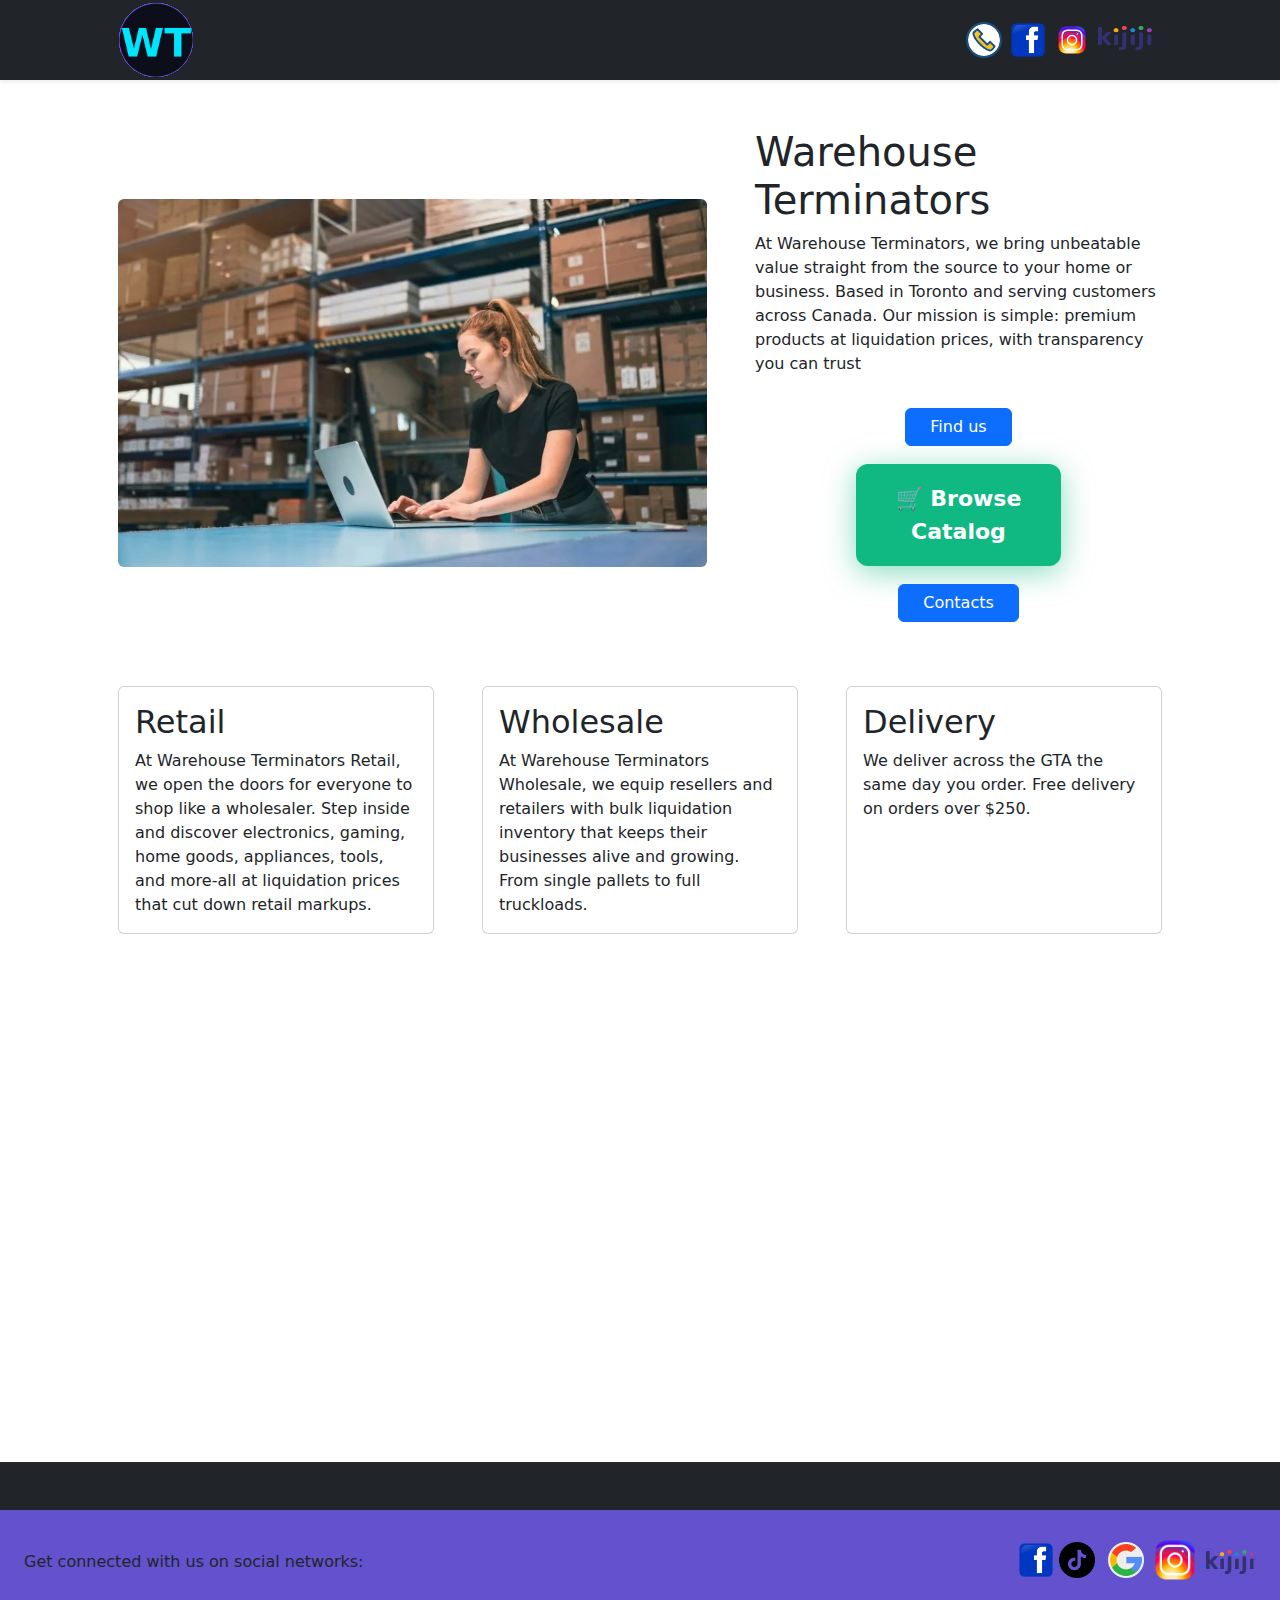
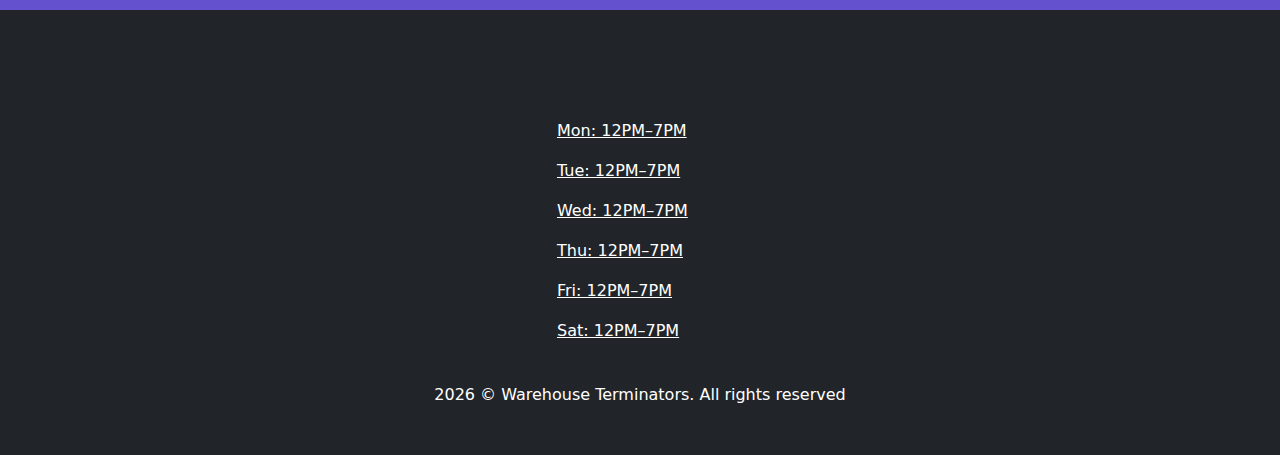
<file: index.html>
<!DOCTYPE html>
<html lang="en">
    <head>
        <meta charset="utf-8" />
        <meta name="viewport" content="width=device-width, initial-scale=1, shrink-to-fit=no" />
        <meta name="description" content="Warehouse terminators page" />
        <meta name="keywords" content="liquidation, wholesale, retail, goods, sale, electronics, appliances, tools, home goods, gaming, Toronto, Canada, liquidation sale, liquidation pallets, amazon returns" />
        <meta name="robots" content="all,follow">
        <meta name="author" content="Shop" />
        <title>Warehouse Terminators</title>
        <!-- Favicon-->
        <link rel="icon" type="image/x-icon" href="favicon.ico" />
        <!-- Core theme CSS (includes Bootstrap)-->
        <link href="css/styles.css" rel="stylesheet" />
    </head>
    <body>
        <!-- Responsive navbar-->
        <nav class="navbar navbar-expand navbar-dark bg-dark shadow-sm fixed-navbar">
            <div class="container px-5 d-flex align-items-center" style="height:64px;">
                <a class="navbar-brand navbar-expand-sm" href="#"><img src="assets/logo.png" alt="Logo" class="logo" />               
                </a>

                <button class="navbar-toggler ms-auto" type="button" data-bs-toggle="collapse" data-bs-target="#navbarSupportedContent" aria-controls="navbarSupportedContent" aria-expanded="false" aria-label="Toggle navigation"><span class="navbar-toggler-icon"></span></button>
                <div class="collapse navbar-collapse flex-row justify-content-end align-items-center" id="navbarSupportedContent">
                    <ul class="navbar-nav ms-auto navbar-collapsed">
                        <li class="nav-item me-2"><a href="tel:+13653784497"><img width="36" height="36" src="assets/phone.svg" /></a></li>
                        <li class="nav-item me-2"><a href="https://www.facebook.com/marketplace/profile/100087362320711/"><img width="36"
                        height="36" src="assets/fb.png" target="_blank" rel="noopener"
                        alt="Warehouse Terminators Facebook page" /></a></li>
                        <li class="nav-item me-2"><a href="https://www.instagram.com/warehouse_terminators"><img width="36" height="36"
                        src="assets/icons8-instagram-240.png" target="_blank" rel="noopener"
                        alt="Warehouse Terminators Instagram page" /></a></li>
                        <li class="nav-item me-2"><a href="https://kijiji.ca/o-profile/1045923955"><img style="padding-top: 4px;" width="56" height="28"
                        src="assets/kjj_logo.png" target="_blank" rel="noopener"
                        alt="Warehouse Terminators Kijiji page" /></a></li>
                    </ul>    
                </div>
            </div>
        </nav>
        <!-- Page Content-->
        <div class="container px-4 px-lg-5">
            <!-- Heading Row-->
            <div class="row gx-4 gx-lg-5 align-items-center my-5">
                <div class="col-lg-7"><img class="img-fluid rounded mb-4 mb-lg-0" src="assets/happy_customer.webp" alt="happy customer" /></div>
                <div class="col-lg-5">
                    <h1 class="font-weight-light">Warehouse Terminators</h1>
                    <p>At Warehouse Terminators, we bring unbeatable value straight from the source to your home or business. Based in Toronto and serving customers across Canada. Our mission is simple: premium products at liquidation prices, with transparency you can trust</p>
                    <div class="d-flex flex-sm-column flex-md-row flex-lg-row  justify-content-center align-items-around align-items-sm-center">
                       <div class="d-flex flex-column align-items-center my-3">
  <a class="btn btn-primary mb-2 px-4" id="btn-map" href="#contact">Find us</a>

  <a href="/products.html"
     style="
        display:block;
        background:#10b981;
        color:#fff;
        font-weight:700;
        padding:18px 0;
        border-radius:12px;
        font-size:22px;
        text-decoration:none;
        width:90%;
        max-width:420px;
        text-align:center;
        box-shadow:0 6px 30px rgba(16,185,129,0.5);
        margin:10px 0;
        transition:all 0.3s ease;">
     🛒 Browse Catalog
  </a>

  <a class="btn btn-primary mt-2 px-4" id="btn-footer" href="#footer">Contacts</a>
</div>

<style>
a[href="/products.html"]:hover {
  background:#34d399;
  box-shadow:0 8px 40px rgba(16,185,129,0.7);
  transform:scale(1.05);
}
</style>

                    </div>
                </div>
            </div>
            <!-- Call to Action-->
            <!-- <div class="card text-white bg-secondary my-5 py-4 text-center">
                <div class="card-body"><p class="text-white m-0">This call to action card is a great place to showcase some important information or display a clever tagline!</p></div>
            </div> -->
            <!-- Content Row-->
            <div class="row gx-4 gx-lg-5">
                <div class="col-md-4 mb-5">
                    <div class="card h-100">
                        <div class="card-body">
                            <h2 class="card-title">Retail</h2>
                            <p class="card-text">At Warehouse Terminators Retail, we open the doors for everyone to shop like a wholesaler. Step inside and discover electronics, gaming, home goods, appliances, tools, and more-all at liquidation prices that cut down retail markups.</p>
                        </div>
                        <!-- <div class="card-footer"><a class="btn btn-primary btn-sm" href="#!">More Info</a></div> -->
                    </div>
                </div>
                <div class="col-md-4 mb-5">
                    <div class="card h-100">
                        <div class="card-body">
                            <h2 class="card-title">Wholesale</h2>
                            <p class="card-text">At Warehouse Terminators Wholesale, we equip resellers and retailers with bulk liquidation inventory that keeps their businesses alive and growing. From single pallets to full truckloads.</p>
                        </div>
                        <!-- <div class="card-footer"><a class="btn btn-primary btn-sm" href="#!">More Info</a></div> -->
                    </div>
                </div>
                <div class="col-md-4 mb-5">
                    <div class="card h-100">
                        <div class="card-body">
                            <h2 class="card-title">Delivery</h2>
                            <p class="card-text">We deliver across the GTA the same day you order. Free delivery on orders over $250.</p>
                        </div>
                        <!-- <div class="card-footer"><a class="btn btn-primary btn-sm" href="#!">More Info</a></div> -->
                    </div>
                </div>
            </div>
        </div>

        <!-- Elfsight Instagram Feed | Untitled Instagram Feed -->
        <script src="https://elfsightcdn.com/platform.js" async></script>
        <div id="instagram-widget" class="elfsight-app-4eefdd1b-3e17-481e-95f0-3433135f7afe container" data-elfsight-app-lazy></div>
             <!-- Map-->
        <div class="map container" id="contact">
            <iframe src="https://www.google.com/maps?q=126A%20Oakdale%20Rd%2C%20North%20York%2C%20ON%20M3N%201V9&output=embed" allowfullscreen="" 
  loading="lazy"></iframe>
            <br />
        </div>
                <!-- Elfsight Google Reviews | Untitled Google Reviews -->
        <script src="https://elfsightcdn.com/platform.js" async></script>
        <div class="elfsight-app-ad58d913-1e10-4799-89f3-46aab9c381d0" data-elfsight-app-lazy></div>

        <!-- Footer-->
        <footer class="py-5 bg-dark" class="text-center text-lg-start text-white"
          style="background-color: #1c2331"
          >
    <!-- Section: Social media -->
    <section
             class="d-flex justify-content-between p-4"
             style="background-color: #6351ce"
             >
      <!-- Left -->
      <div class="mt-3">
       
       <span>Get connected with us on social networks:</span> 
                     
                      
      </div>
      <!-- Left -->

      <!-- Right -->
      <div id="social" сlass="flex-row">
            <a href="https://www.facebook.com/marketplace/profile/100087362320711/"><img width="36"
                height="36" src="assets/fb.png" target="_blank" rel="noopener"
                alt="Warehouse Terminators Facebook page" />
            </a>
            <a class="me-2" href="https://www.tiktok.com/@warehouse_terminators?_t=ZN-900AeICXOPm&_r=1"><img width="36"
                height="36" src="assets/tiktok.png" target="_blank" rel="noopener"
                alt="Warehouse Terminators Tiktok page" />
            </a>
            <a href="https://maps.app.goo.gl/1GtZCpAg2BqMGhpM7"><img width="36"
                height="36" src="assets/google.png" target="_blank" rel="noopener"
                alt="Warehouse Terminators Google page" /></a>
            <a href="https://www.instagram.com/warehouse_terminators"><img width="52" 
                height="52" src="assets/icons8-instagram-240.png" target="_blank" rel="noopener"
                alt="Warehouse Terminators Instagram page" />
            </a>
            <a  href="https://kijiji.ca/o-profile/1045923955"><img style="padding-top: 4px;" width="50" 
                height="28" src="assets/kjj_logo.png" target="_blank" rel="noopener"
                alt="Warehouse Terminators Kijiji page" />
            </a>
            <!-- <a href="" class="text-white me-4">
          <i class="fab fa-github"></i>
        </a> -->
      </div>
      <!-- Right -->
    </section>
    <!-- Section: Social media -->

    <!-- Section: Links  -->
    <footer class="bottom-footer">
      <div class="container text-center text-md-start mt-5">
        <!-- Grid row -->
        <div class="row mt-3">
          <!-- Grid column -->
          <div class="col-md-3 col-lg-4 col-xl-3 mx-auto mb-4">
            <!-- Content -->
            <h6 class="text-uppercase fw-bold">Warehouse Terminators</h6>
            <hr
                class="mb-4 mt-0 d-inline-block mx-auto"
                style="width: 60px; height: 2px"
                />
            <p>
              
            </p>
          </div>
          <!-- Grid column -->

          <!-- Grid column 
          <div class="col-md-2 col-lg-2 col-xl-2 mx-auto mb-4">
 
            <h6 class="text-uppercase fw-bold"</h6>
            <hr
                class="mb-4 mt-0 d-inline-block mx-auto"
                style="width: 60px; height: 2px"
                />
            <p>
              <a href="#!" class="text-white"></a>
            </p>
            <p>
              <a href="#!" class="text-white"></a>
            </p>
            <p>
              <a href="#!" class="text-white"></a>
            </p>
            <p>
              <a href="#!" class="text-white"></a>
            </p>
          </div>
          Grid column -->

          <!-- Grid column -->
          <div class="col-md-3 col-lg-2 col-xl-2 mx-auto mb-4">
            <!-- Links -->
            <h6 class="text-uppercase fw-bold">Hours:</h6>
            <hr
                class="mb-4 mt-0 d-inline-block mx-auto"
                style="width: 60px; height: 2px"
                />
            <p>
              <a href="#!" class="text-white">Mon: 12PM–7PM</a>
            </p>
            <p>
              <a href="#!" class="text-white">Tue: 12PM–7PM</a>
            </p>
            <p>
              <a href="#!" class="text-white">Wed: 12PM–7PM</a>
            </p>
            <p>
              <a href="#!" class="text-white">Thu: 12PM–7PM</a>
            </p>
            <p>
              <a href="#!" class="text-white">Fri: 12PM–7PM</a>
            </p>
            <p>
              <a href="#!" class="text-white">Sat: 12PM–7PM</a>
            </p>
          </div>
          <!-- Grid column -->

          <!-- Grid column -->
          <div class="col-md-4 col-lg-3 col-xl-3 mx-auto mb-md-0 mb-4">
            <!-- Links -->
            <h6 class="text-uppercase fw-bold">Contact</h6>
            <hr
                class="mb-4 mt-0 d-inline-block mx-auto"
                style="width: 60px;  height: 2px"
                />
            <p><i class="fas fa-home mr-3"></i>126A Oakdale Rd, North York, ON M3N 1V9, Toronto, Canada</p>
            <p><i class="fas fa-envelope mr-3"></i>  </p>
            <p><i class="fas fa-phone mr-3"></i> +1 (365) 378 44 97</p>
        
          </div>
          <!-- Grid column -->
        </div>
        <!-- Grid row -->
      </div>
  
  <div id="footer" class="container px-4 px-lg-5"><p class="m-0 text-center text-white">
                

                <span id="year"></span> &copy; Warehouse Terminators. All rights reserved</p></div>
 
        
  </footer>


        
        <!-- Bootstrap core JS-->
        <script src="https://cdn.jsdelivr.net/npm/bootstrap@5.2.3/dist/js/bootstrap.bundle.min.js"></script>
        <!-- Core theme JS-->
        <script src="js/scripts.js"></script>
        

          
    </body>
</html>
</file>
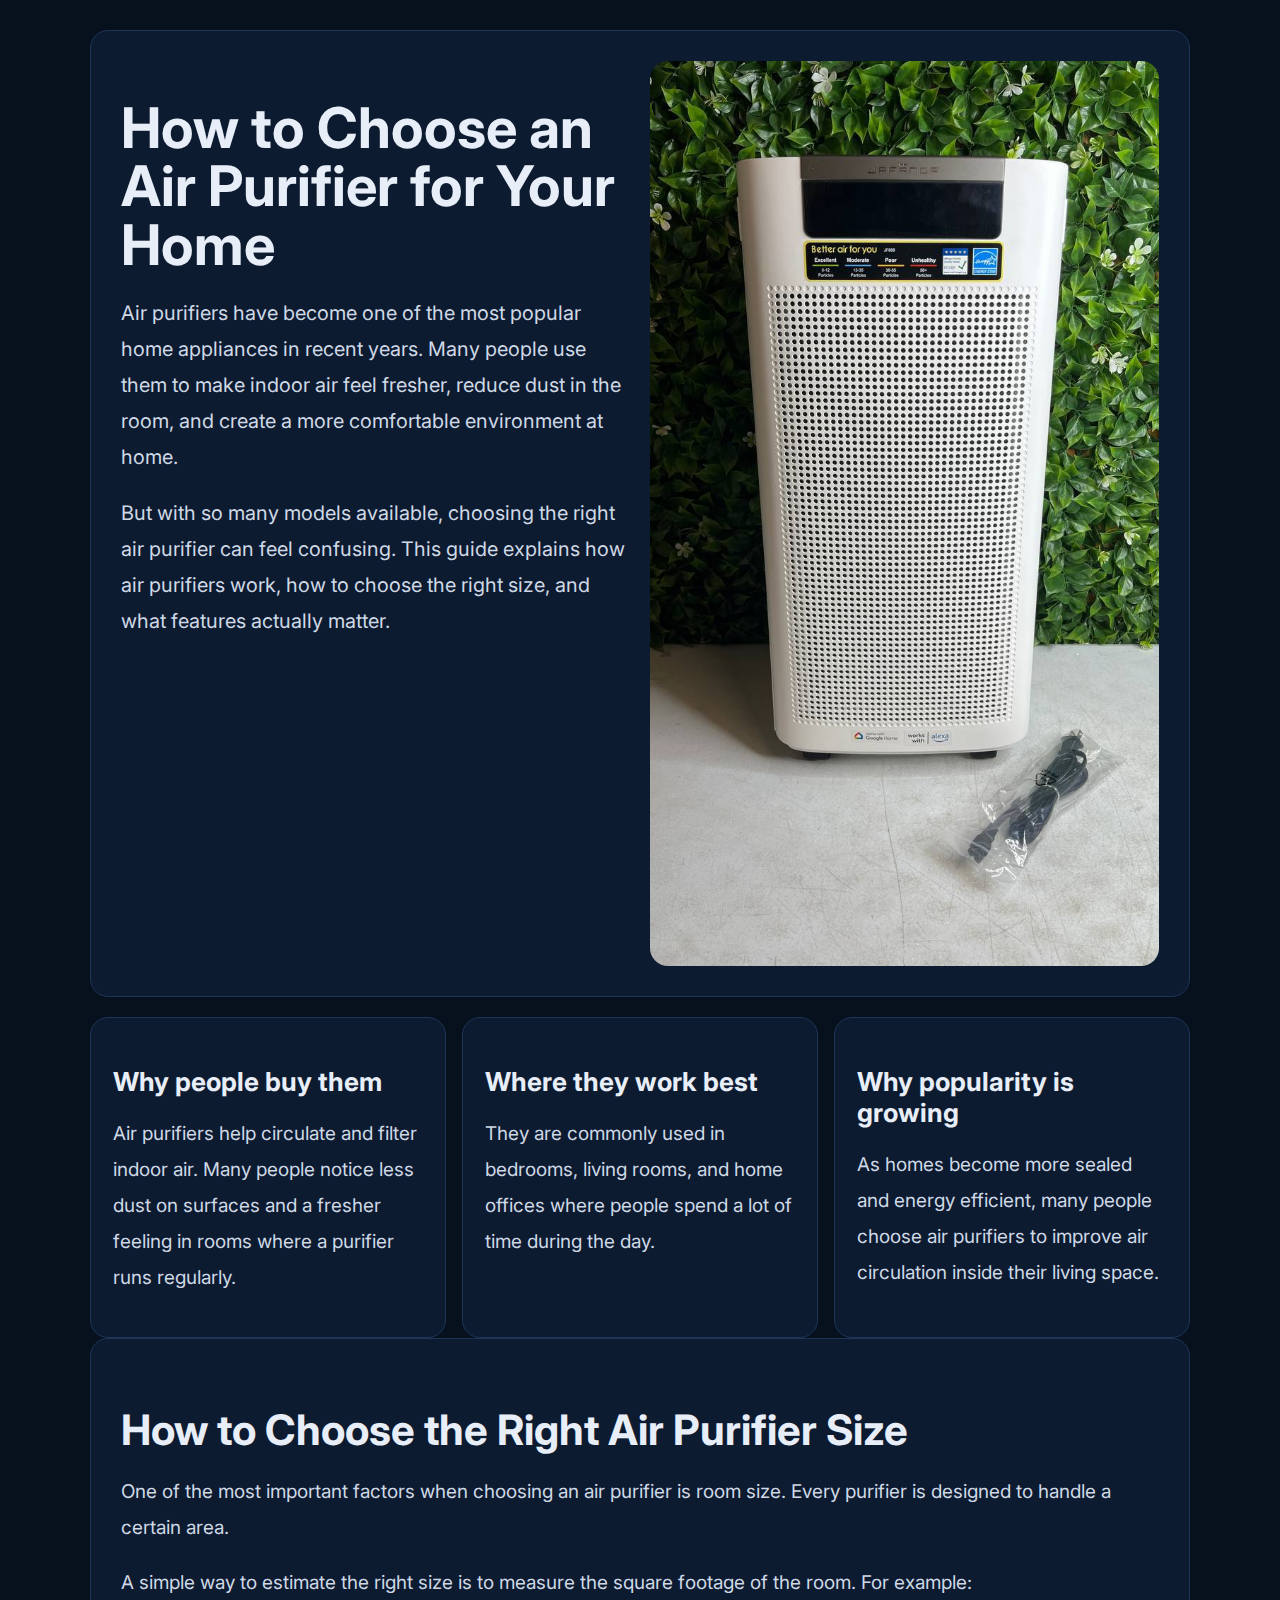
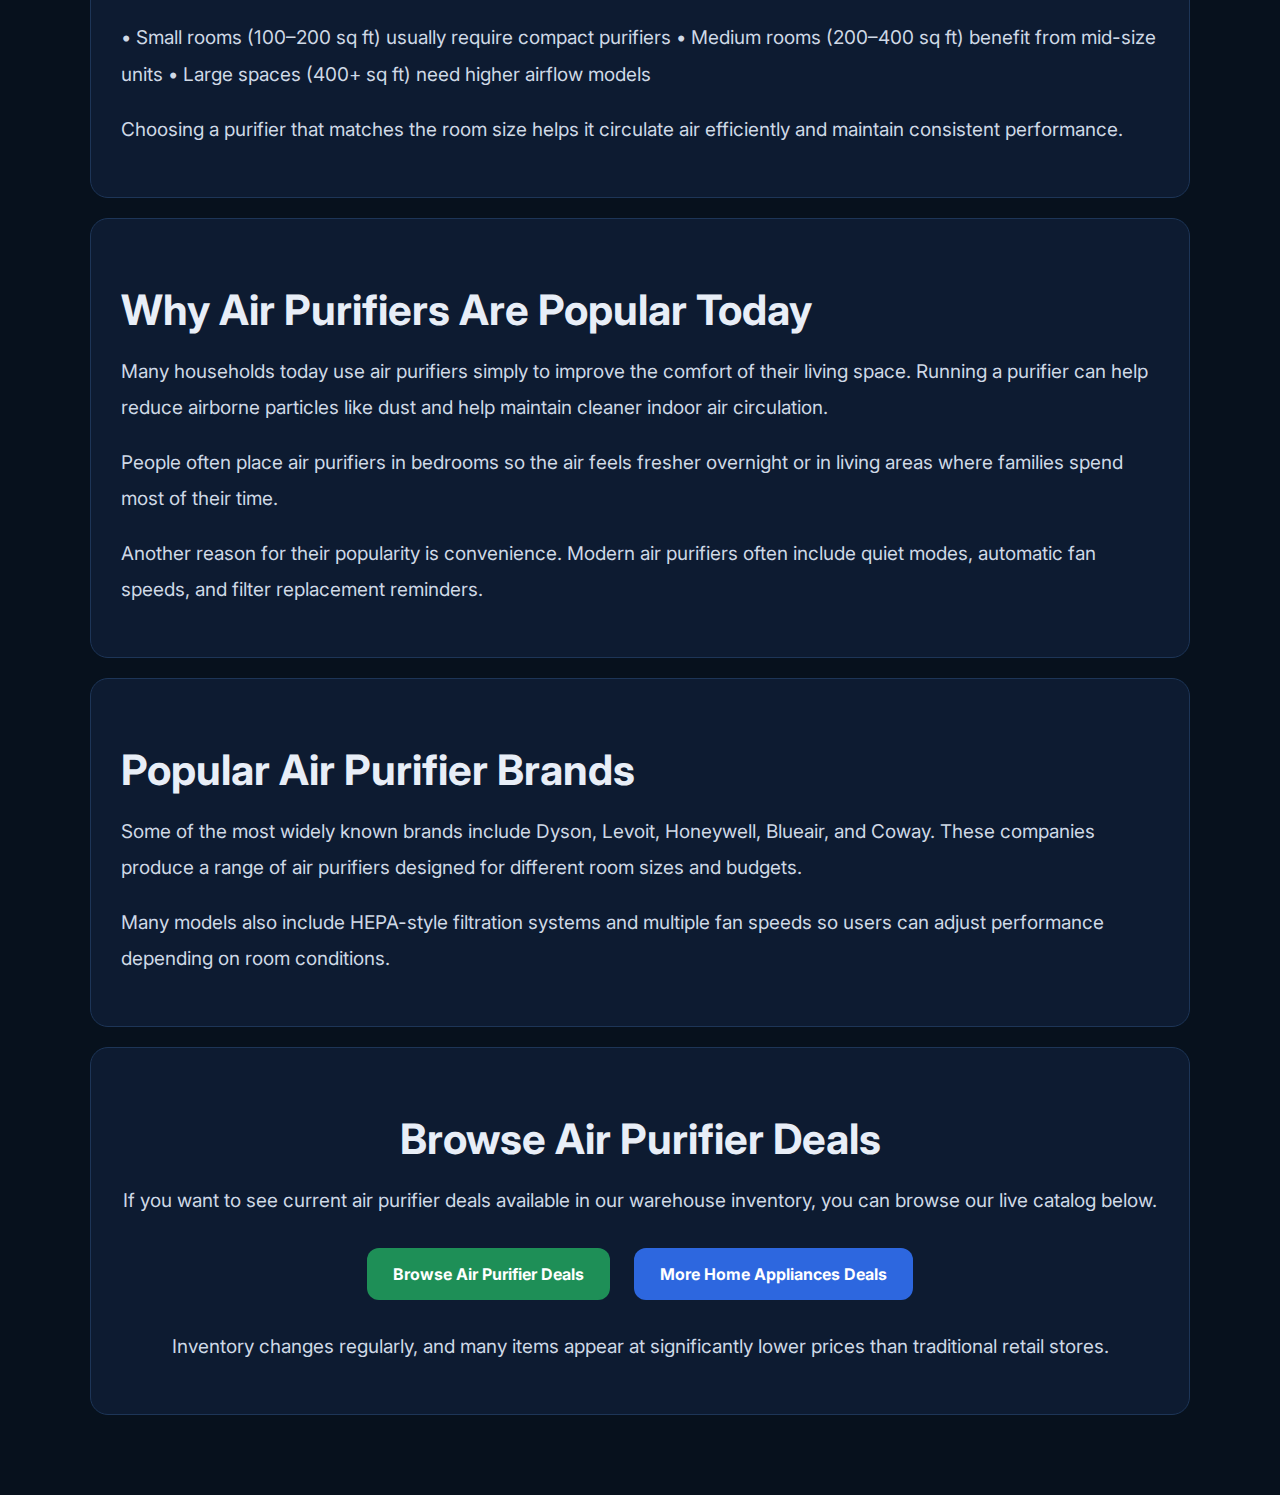
<file: air-purifier-toronto.html>
<!DOCTYPE html>
<html lang="en">
<head>
<meta charset="UTF-8">
<meta name="viewport" content="width=device-width, initial-scale=1.0">

<title>How to Choose an Air Purifier for Your Home in Toronto</title>

<meta name="description" content="Learn how to choose the right air purifier for your home, how to calculate room size, and why more people are buying air purifiers today." />

<link rel="preconnect" href="https://fonts.googleapis.com">
<link href="https://fonts.googleapis.com/css2?family=Inter:wght@400;500;600;700;800&display=swap" rel="stylesheet">

<style>

body{
background:#07111d;
color:#e8eef7;
font-family:Inter,system-ui;
margin:0;
}

.article{
max-width:1100px;
margin:auto;
padding:30px 18px 60px;
}

.card{
background:#0d1b31;
border:1px solid #1d3557;
border-radius:18px;
padding:30px;
margin-bottom:20px;
}

.hero{
display:grid;
grid-template-columns:1fr 1fr;
gap:20px;
margin-bottom:20px;
}

.hero h1{
font-size:56px;
line-height:1.05;
margin-bottom:16px;
}

.hero p{
font-size:20px;
line-height:1.8;
color:#cfd9e6;
}

.hero img{
width:100%;
border-radius:18px;
object-fit:cover;
}

h2{
font-size:42px;
margin-bottom:16px;
}

p{
font-size:19px;
line-height:1.9;
color:#cfd9e6;
}

.grid{
display:grid;
grid-template-columns:repeat(3,1fr);
gap:16px;
}

.small-card{
background:#0d1b31;
border:1px solid #1d3557;
border-radius:18px;
padding:22px;
}

.small-card h3{
font-size:26px;
margin-bottom:10px;
}

.cta{
text-align:center;
}

.btn{
display:inline-block;
padding:16px 26px;
border-radius:12px;
font-weight:700;
text-decoration:none;
margin:10px;
}

.green{
background:#1e8f57;
color:white;
}

.blue{
background:#2d67df;
color:white;
}

@media(max-width:900px){

.hero{
grid-template-columns:1fr;
}

.grid{
grid-template-columns:1fr;
}

.hero h1{
font-size:36px;
}

}

</style>

</head>

<body>

<div class="article">

<div class="hero card">

<div>

<h1>How to Choose an Air Purifier for Your Home</h1>

<p>
Air purifiers have become one of the most popular home appliances in recent years. Many people use them to make indoor air feel fresher, reduce dust in the room, and create a more comfortable environment at home.
</p>

<p>
But with so many models available, choosing the right air purifier can feel confusing. This guide explains how air purifiers work, how to choose the right size, and what features actually matter.
</p>

</div>

<img src="assets/air-purifier-hero.webp" alt="Air purifier for home use">

</div>

<div class="grid">

<div class="small-card">
<h3>Why people buy them</h3>
<p>
Air purifiers help circulate and filter indoor air. Many people notice less dust on surfaces and a fresher feeling in rooms where a purifier runs regularly.
</p>
</div>

<div class="small-card">
<h3>Where they work best</h3>
<p>
They are commonly used in bedrooms, living rooms, and home offices where people spend a lot of time during the day.
</p>
</div>

<div class="small-card">
<h3>Why popularity is growing</h3>
<p>
As homes become more sealed and energy efficient, many people choose air purifiers to improve air circulation inside their living space.
</p>
</div>

</div>

<div class="card">

<h2>How to Choose the Right Air Purifier Size</h2>

<p>
One of the most important factors when choosing an air purifier is room size. Every purifier is designed to handle a certain area.
</p>

<p>
A simple way to estimate the right size is to measure the square footage of the room. For example:
</p>

<p>
• Small rooms (100–200 sq ft) usually require compact purifiers  
• Medium rooms (200–400 sq ft) benefit from mid-size units  
• Large spaces (400+ sq ft) need higher airflow models
</p>

<p>
Choosing a purifier that matches the room size helps it circulate air efficiently and maintain consistent performance.
</p>

</div>

<div class="card">

<h2>Why Air Purifiers Are Popular Today</h2>

<p>
Many households today use air purifiers simply to improve the comfort of their living space. Running a purifier can help reduce airborne particles like dust and help maintain cleaner indoor air circulation.
</p>

<p>
People often place air purifiers in bedrooms so the air feels fresher overnight or in living areas where families spend most of their time.
</p>

<p>
Another reason for their popularity is convenience. Modern air purifiers often include quiet modes, automatic fan speeds, and filter replacement reminders.
</p>

</div>

<div class="card">

<h2>Popular Air Purifier Brands</h2>

<p>
Some of the most widely known brands include Dyson, Levoit, Honeywell, Blueair, and Coway. These companies produce a range of air purifiers designed for different room sizes and budgets.
</p>

<p>
Many models also include HEPA-style filtration systems and multiple fan speeds so users can adjust performance depending on room conditions.
</p>

</div>

<div class="card cta">

<h2>Browse Air Purifier Deals</h2>

<p>
If you want to see current air purifier deals available in our warehouse inventory, you can browse our live catalog below.
</p>

<a class="btn green" href="/products.html?s=purifier">Browse Air Purifier Deals</a>

<a class="btn blue" href="/products.html?s=home">More Home Appliances Deals</a>

<p>
Inventory changes regularly, and many items appear at significantly lower prices than traditional retail stores.
</p>

</div>

</div>

</body>
</html>
</file>
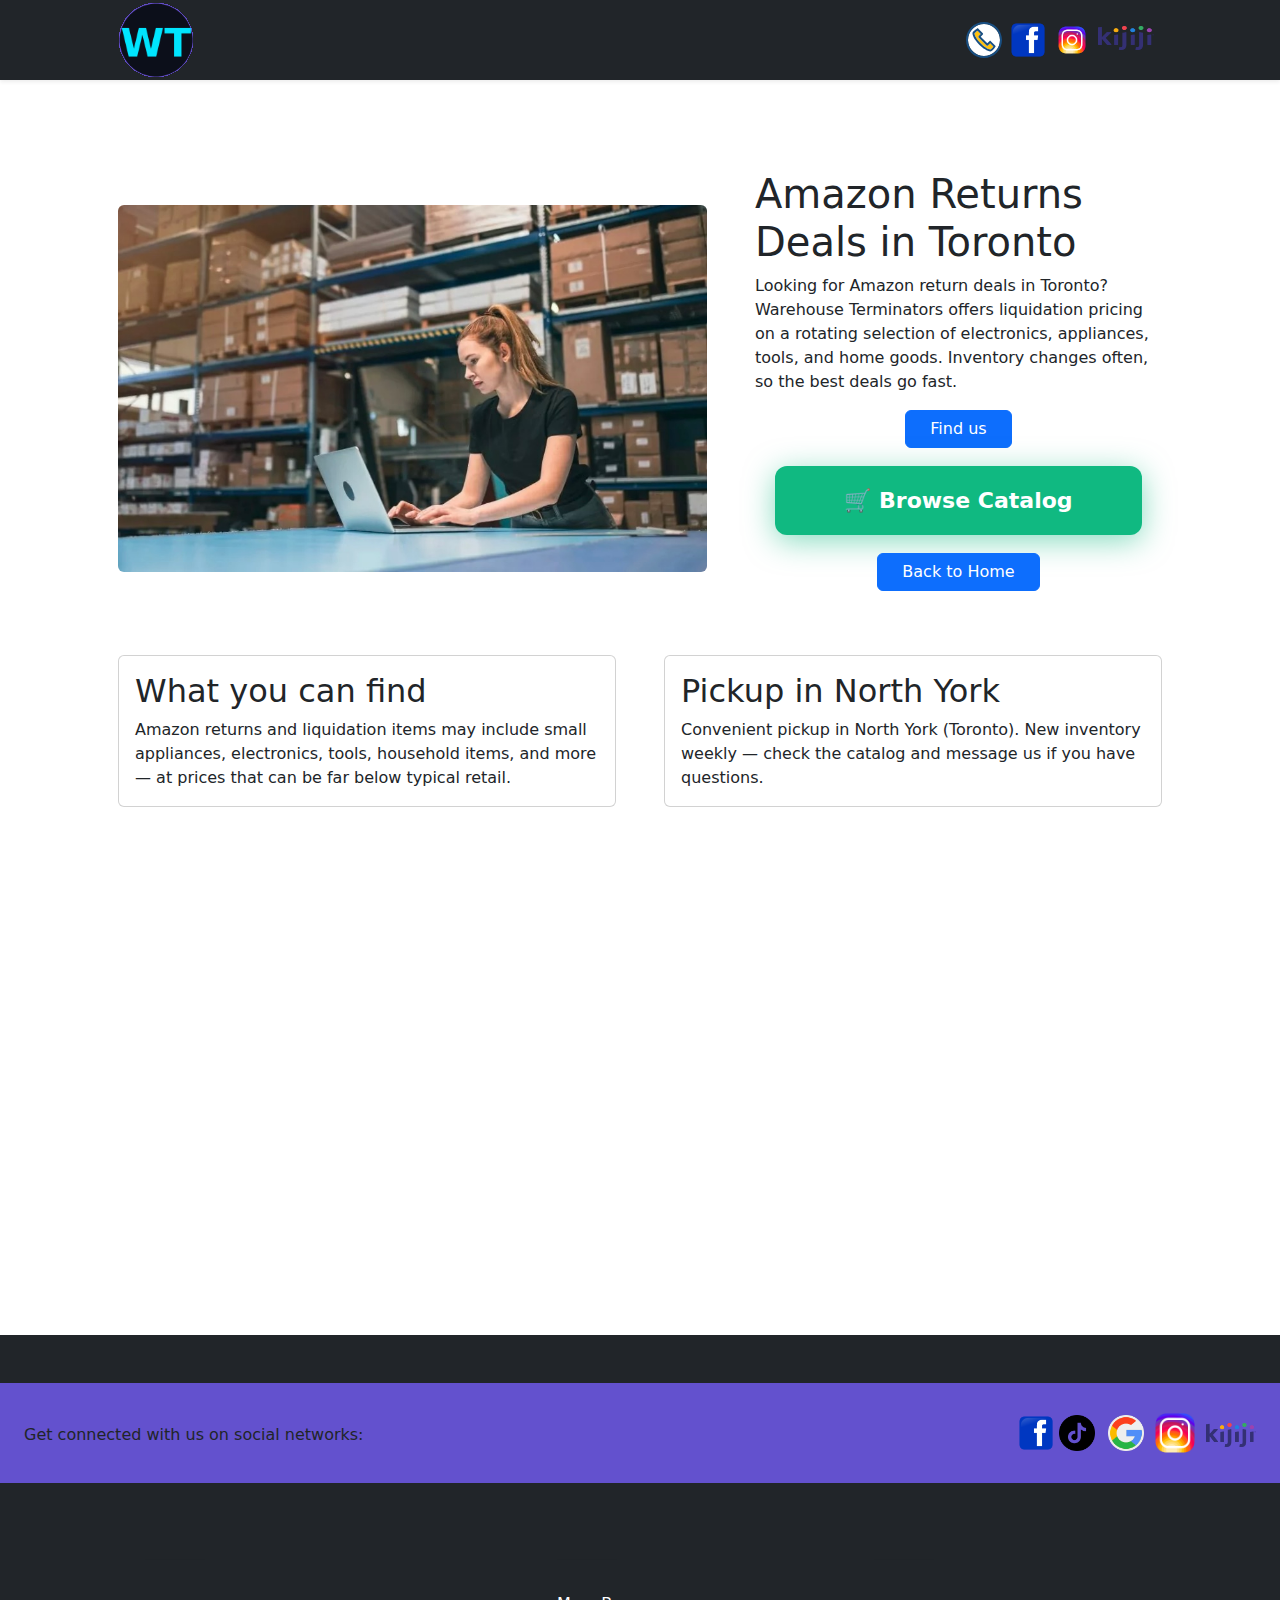
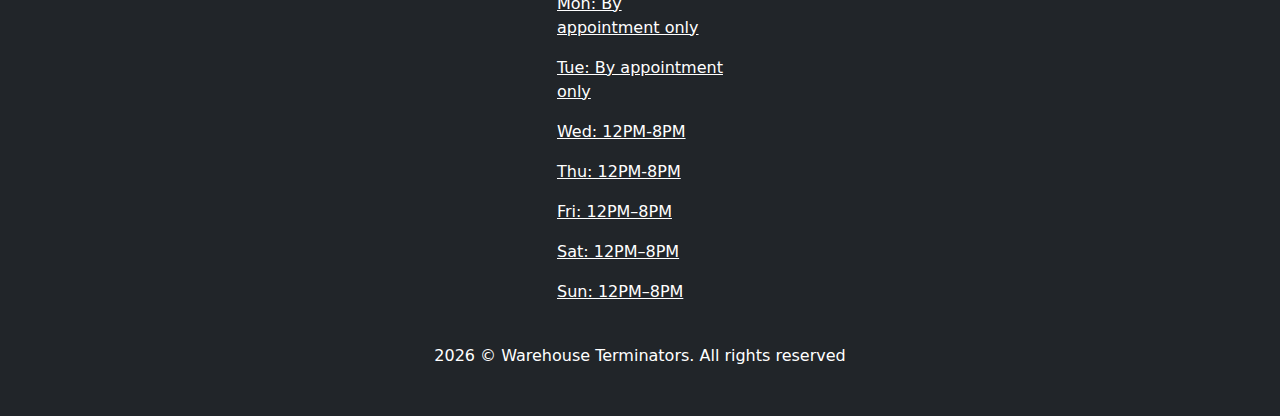
<file: amazon-returns-toronto.html>
<!DOCTYPE html>
<html lang="en">
<head>

  <!-- Google Analytics (GA4) -->
  <script async src="https://www.googletagmanager.com/gtag/js?id=G-YF5MVRT2CM"></script>
  <script>
    window.dataLayer = window.dataLayer || [];
    function gtag(){dataLayer.push(arguments);}
    gtag('js', new Date());
    gtag('config', 'G-YF5MVRT2CM');
  </script>

  <meta charset="utf-8" />
  <meta name="google-site-verification" content="onWdbOBC53CuSBkvs32chbEhuO_tKdupVPTNM1c-ISc" />
  <meta name="viewport" content="width=device-width, initial-scale=1, shrink-to-fit=no" />

  <title>Amazon Returns Toronto | Warehouse Terminators</title>
  <meta name="description" content="Amazon returns liquidation deals in Toronto. Discount electronics, appliances, tools and home goods. Pickup in North York. New inventory weekly." />
  <meta name="robots" content="all,follow" />
  <meta name="author" content="Shop" />

  <script type="application/ld+json">
  {
    "@context": "https://schema.org",
    "@type": "Store",
    "name": "Warehouse Terminators",
    "image": "https://terminatordeals.ca/logo.png",
    "url": "https://terminatordeals.ca/amazon-returns-toronto.html",
    "telephone": "+13653784497",
    "address": {
      "@type": "PostalAddress",
      "streetAddress": "126A Oakdale Rd",
      "addressLocality": "North York",
      "addressRegion": "ON",
      "postalCode": "M3N 1V9",
      "addressCountry": "CA"
    }
  }
  </script>

  <link rel="me" href="https://www.instagram.com/warehouse_terminators">
  <link rel="me" href="https://www.tiktok.com/@warehouse_terminators">
  <link rel="me" href="https://www.facebook.com/warehouse_terminators">

  <link rel="icon" type="image/x-icon" href="favicon.ico" />
  <link href="css/styles.css" rel="stylesheet" />
</head>

<body>
  <!-- Responsive navbar -->
  <nav class="navbar navbar-expand navbar-dark bg-dark shadow-sm fixed-navbar">
    <div class="container px-5 d-flex align-items-center" style="height:64px;">
      <a class="navbar-brand navbar-expand-sm" href="/"><img src="assets/logo.png" alt="Logo" class="logo" /></a>

      <button class="navbar-toggler ms-auto" type="button" data-bs-toggle="collapse" data-bs-target="#navbarSupportedContent"
        aria-controls="navbarSupportedContent" aria-expanded="false" aria-label="Toggle navigation"><span class="navbar-toggler-icon"></span></button>

      <div class="collapse navbar-collapse flex-row justify-content-end align-items-center" id="navbarSupportedContent">
        <ul class="navbar-nav ms-auto navbar-collapsed">
          <li class="nav-item me-2"><a href="tel:+13653784497"><img width="36" height="36" src="assets/phone.svg" /></a></li>
          <li class="nav-item me-2"><a href="https://www.facebook.com/marketplace/profile/100087362320711/"><img width="36" height="36"
            src="assets/fb.png" target="_blank" rel="noopener" alt="Warehouse Terminators Facebook page" /></a></li>
          <li class="nav-item me-2"><a href="https://www.instagram.com/warehouse_terminators"><img width="36" height="36"
            src="assets/icons8-instagram-240.png" target="_blank" rel="noopener" alt="Warehouse Terminators Instagram page" /></a></li>
          <li class="nav-item me-2"><a href="https://kijiji.ca/o-profile/1045923955"><img style="padding-top: 4px;" width="56" height="28"
            src="assets/kjj_logo.png" target="_blank" rel="noopener" alt="Warehouse Terminators Kijiji page" /></a></li>
        </ul>
      </div>
    </div>
  </nav>

  <!-- Page Content -->
  <div class="container px-4 px-lg-5" style="margin-top:90px;">
    <div class="row gx-4 gx-lg-5 align-items-center my-5">
      <div class="col-lg-7">
        <img class="img-fluid rounded mb-4 mb-lg-0" src="assets/happy_customer.webp" alt="Amazon returns liquidation deals Toronto" />
      </div>
      <div class="col-lg-5">
        <h1 class="font-weight-light">Amazon Returns Deals in Toronto</h1>
        <p>
          Looking for Amazon return deals in Toronto? Warehouse Terminators offers liquidation pricing on a rotating selection of
          electronics, appliances, tools, and home goods. Inventory changes often, so the best deals go fast.
        </p>

        <div class="d-flex flex-column align-items-center my-3">
          <a class="btn btn-primary mb-2 px-4" href="#contact">Find us</a>

          <a href="/products.html"
             style="display:block;background:#10b981;color:#fff;font-weight:700;padding:18px 0;border-radius:12px;font-size:22px;
                    text-decoration:none;width:90%;max-width:420px;text-align:center;box-shadow:0 6px 30px rgba(16,185,129,0.5);
                    margin:10px 0;transition:all 0.3s ease;">
            🛒 Browse Catalog
          </a>

          <a class="btn btn-primary mt-2 px-4" href="/">Back to Home</a>
        </div>

        <style>
          a[href="/products.html"]:hover {
            background:#34d399;
            box-shadow:0 8px 40px rgba(16,185,129,0.7);
            transform:scale(1.05);
          }
        </style>
      </div>
    </div>

    <div class="row gx-4 gx-lg-5">
      <div class="col-md-6 mb-5">
        <div class="card h-100">
          <div class="card-body">
            <h2 class="card-title">What you can find</h2>
            <p class="card-text">
              Amazon returns and liquidation items may include small appliances, electronics, tools, household items, and more —
              at prices that can be far below typical retail.
            </p>
          </div>
        </div>
      </div>

      <div class="col-md-6 mb-5">
        <div class="card h-100">
          <div class="card-body">
            <h2 class="card-title">Pickup in North York</h2>
            <p class="card-text">
              Convenient pickup in North York (Toronto). New inventory weekly — check the catalog and message us if you have questions.
            </p>
          </div>
        </div>
      </div>
    </div>
  </div>

  <!-- Map -->
  <div class="map container" id="contact">
    <iframe src="https://www.google.com/maps?q=126A%20Oakdale%20Rd%2C%20North%20York%2C%20ON%20M3N%201V9&output=embed"
      allowfullscreen="" loading="lazy"></iframe>
    <br />
  </div>

  <!-- Footer (same as your site) -->
  <footer class="py-5 bg-dark" class="text-center text-lg-start text-white" style="background-color: #1c2331">
    <section class="d-flex justify-content-between p-4" style="background-color: #6351ce">
      <div class="mt-3"><span>Get connected with us on social networks:</span></div>

      <div id="social" сlass="flex-row">
        <a href="https://www.facebook.com/marketplace/profile/100087362320711/"><img width="36" height="36" src="assets/fb.png"
          target="_blank" rel="noopener" alt="Warehouse Terminators Facebook page" /></a>
        <a class="me-2" href="https://www.tiktok.com/@warehouse_terminators?_t=ZN-900AeICXOPm&_r=1"><img width="36" height="36"
          src="assets/tiktok.png" target="_blank" rel="noopener" alt="Warehouse Terminators Tiktok page" /></a>
        <a href="https://maps.app.goo.gl/1GtZCpAg2BqMGhpM7"><img width="36" height="36" src="assets/google.png"
          target="_blank" rel="noopener" alt="Warehouse Terminators Google page" /></a>
        <a href="https://www.instagram.com/warehouse_terminators"><img width="52" height="52" src="assets/icons8-instagram-240.png"
          target="_blank" rel="noopener" alt="Warehouse Terminators Instagram page" /></a>
        <a href="https://kijiji.ca/o-profile/1045923955"><img style="padding-top: 4px;" width="50" height="28" src="assets/kjj_logo.png"
          target="_blank" rel="noopener" alt="Warehouse Terminators Kijiji page" /></a>
      </div>
    </section>

    <footer class="bottom-footer">
      <div class="container text-center text-md-start mt-5">
        <div class="row mt-3">
          <div class="col-md-3 col-lg-4 col-xl-3 mx-auto mb-4">
            <h6 class="text-uppercase fw-bold">Warehouse Terminators</h6>
            <hr class="mb-4 mt-0 d-inline-block mx-auto" style="width: 60px; height: 2px" />
            <p></p>
          </div>

          <div class="col-md-3 col-lg-2 col-xl-2 mx-auto mb-4">
            <h6 class="text-uppercase fw-bold">Hours:</h6>
            <hr class="mb-4 mt-0 d-inline-block mx-auto" style="width: 60px; height: 2px" />
            <p><a href="#!" class="text-white">Mon: By appointment only</a></p>
            <p><a href="#!" class="text-white">Tue: By appointment only</a></p>
            <p><a href="#!" class="text-white">Wed: 12PM-8PM</a></p>
            <p><a href="#!" class="text-white">Thu: 12PM-8PM</a></p>
            <p><a href="#!" class="text-white">Fri: 12PM–8PM</a></p>
            <p><a href="#!" class="text-white">Sat: 12PM–8PM</a></p>
            <p><a href="#!" class="text-white">Sun: 12PM–8PM</a></p>
          </div>

          <div class="col-md-4 col-lg-3 col-xl-3 mx-auto mb-md-0 mb-4">
            <h6 class="text-uppercase fw-bold">Contact</h6>
            <hr class="mb-4 mt-0 d-inline-block mx-auto" style="width: 60px;  height: 2px" />
            <p>126A Oakdale Rd, North York, ON M3N 1V9, Toronto, Canada</p>
            <p>+1 (365) 378 44 97</p>
          </div>
        </div>
      </div>

      <div id="footer" class="container px-4 px-lg-5">
        <p class="m-0 text-center text-white"><span id="year"></span> &copy; Warehouse Terminators. All rights reserved</p>
      </div>
    </footer>
  </footer>

  <script src="https://cdn.jsdelivr.net/npm/bootstrap@5.2.3/dist/js/bootstrap.bundle.min.js"></script>
  <script src="js/scripts.js"></script>
</body>
</html>
</file>
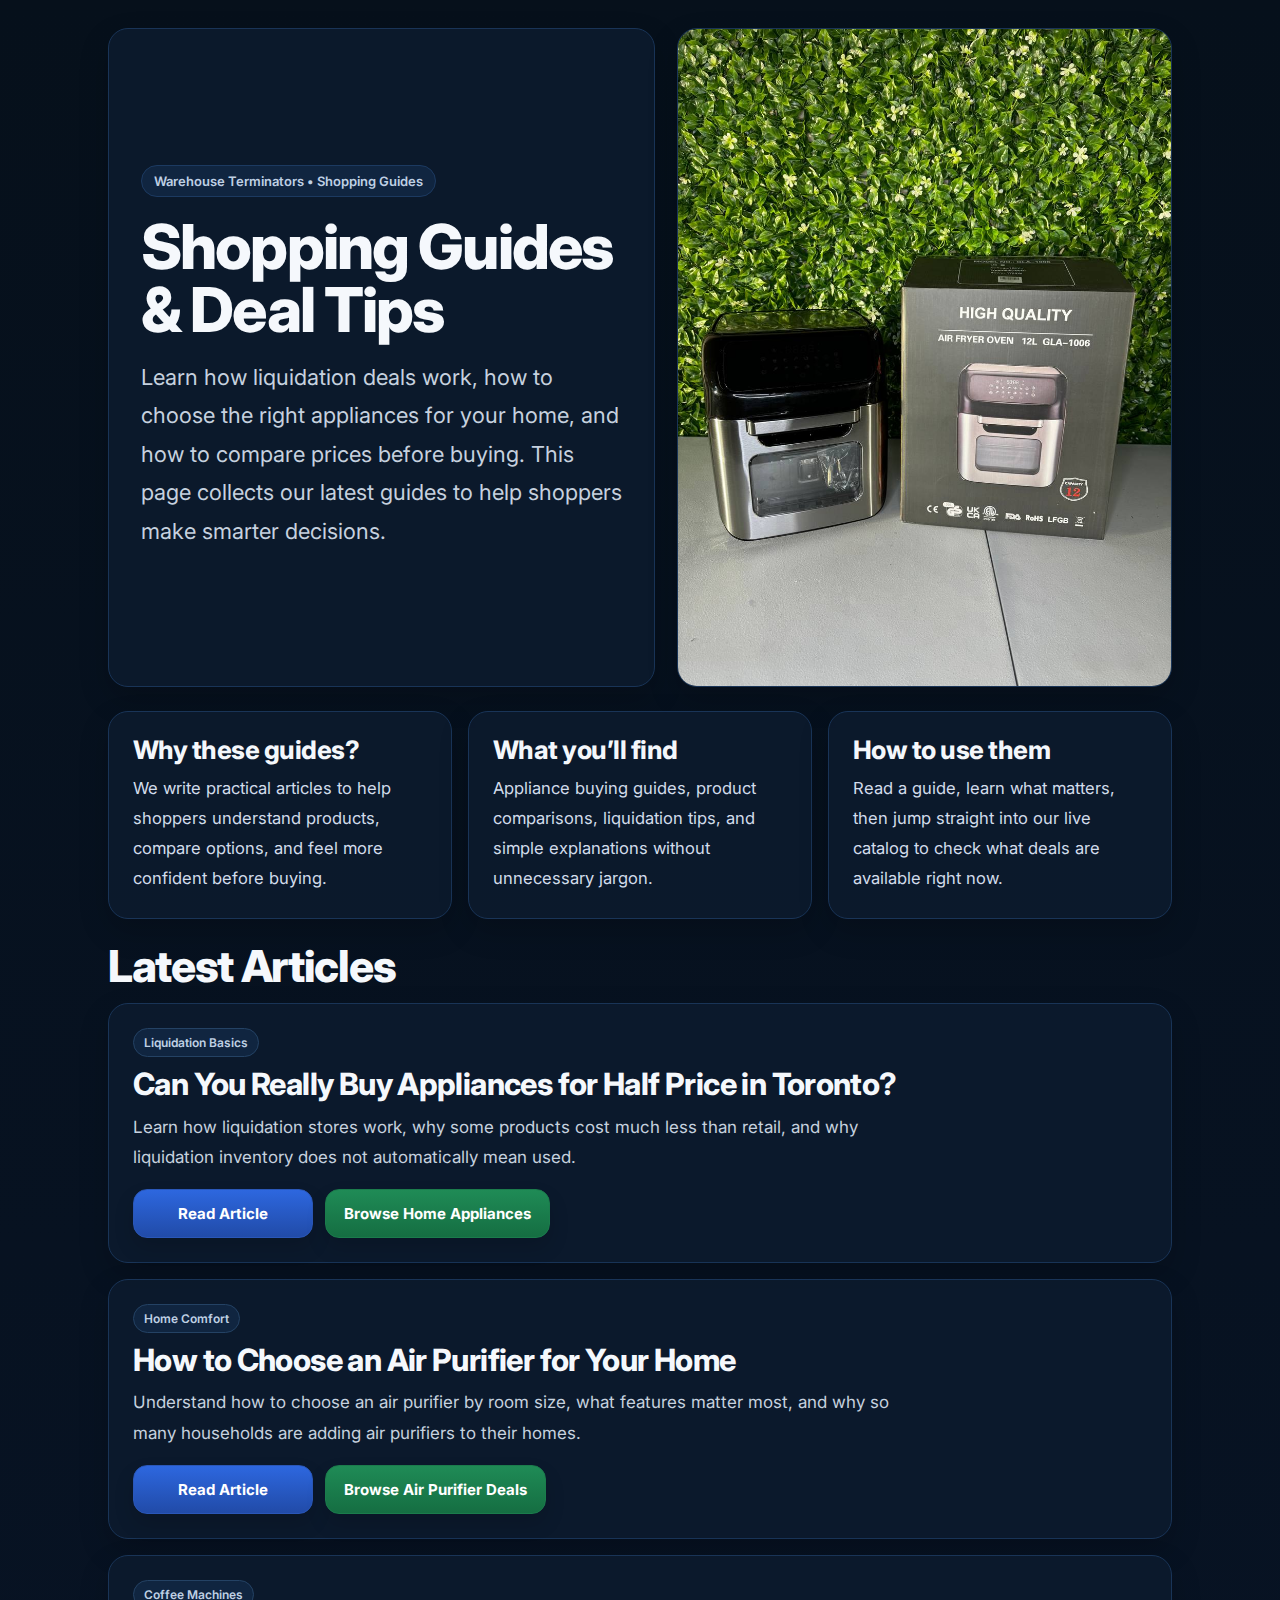
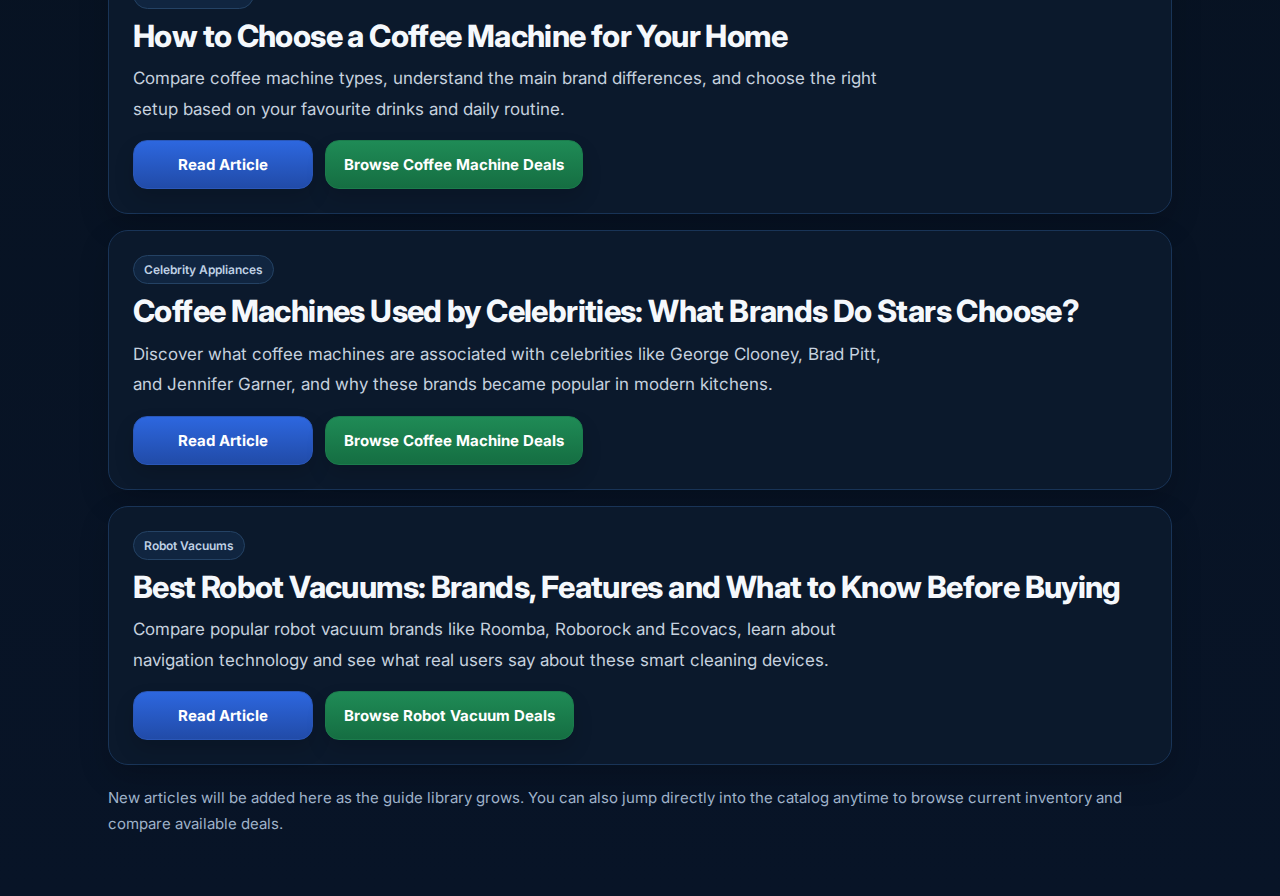
<file: blog.html>
<!DOCTYPE html>
<html lang="en">
<head>
  <meta charset="UTF-8" />
  <meta name="viewport" content="width=device-width, initial-scale=1.0" />

  <title>Shopping Guides | Warehouse Terminators</title>
  <meta name="description" content="Shopping guides about liquidation deals, appliances, electronics, and smart ways to save money when shopping in Toronto." />

  <link rel="preconnect" href="https://fonts.googleapis.com">
  <link href="https://fonts.googleapis.com/css2?family=Inter:wght@400;500;600;700;800&display=swap" rel="stylesheet">

  <style>
    :root{
      --bg:#07111d;
      --panel:#0c1a2d;
      --panel-2:#10213a;
      --border:#193457;
      --text:#e8eef7;
      --muted:#c6d1df;
      --soft:#9fb2c9;
      --accent:#2f6fed;
      --accent-2:#1f8a55;
      --shadow:0 12px 30px rgba(0,0,0,.18);
      --radius:20px;
    }

    *{box-sizing:border-box}

    body{
      margin:0;
      background:linear-gradient(180deg,#06101b 0%, #081427 100%);
      color:var(--text);
      font-family:Inter, system-ui, -apple-system, Segoe UI, Roboto, Arial, sans-serif;
      -webkit-font-smoothing:antialiased;
      -moz-osx-font-smoothing:grayscale;
    }

    .page{
      max-width:1100px;
      margin:0 auto;
      padding:28px 18px 60px;
    }

    .hero{
      display:grid;
      grid-template-columns:1.05fr .95fr;
      gap:22px;
      margin-bottom:24px;
    }

    .hero-copy,
    .hero-media,
    .article-card,
    .info-card{
      background:rgba(12,26,45,.94);
      border:1px solid var(--border);
      border-radius:var(--radius);
      box-shadow:var(--shadow);
    }

    .hero-copy{
      padding:34px 32px;
      display:flex;
      flex-direction:column;
      justify-content:center;
    }

    .eyebrow{
      display:inline-flex;
      align-items:center;
      gap:8px;
      align-self:flex-start;
      padding:7px 12px;
      border-radius:999px;
      background:#102540;
      border:1px solid #1c3a61;
      color:#bfd0e4;
      font-size:13px;
      font-weight:600;
      margin-bottom:18px;
    }

    .hero-copy h1{
      margin:0 0 16px;
      font-size:clamp(38px, 5vw, 62px);
      line-height:1.02;
      letter-spacing:-0.03em;
      font-weight:800;
      color:#f5f8fc;
      max-width:12ch;
    }

    .hero-copy p{
      margin:0;
      font-size:clamp(18px, 2vw, 22px);
      line-height:1.75;
      color:var(--muted);
      max-width:36ch;
    }

    .hero-media{
      overflow:hidden;
      min-height:320px;
    }

    .hero-media img{
      width:100%;
      height:100%;
      object-fit:cover;
      display:block;
    }

    .info-grid{
      display:grid;
      grid-template-columns:repeat(3,1fr);
      gap:16px;
      margin-bottom:24px;
    }

    .info-card{
      padding:24px;
    }

    .info-card h3{
      margin:0 0 10px;
      font-size:clamp(24px,2vw,30px);
      line-height:1.1;
      letter-spacing:-0.02em;
      color:#f4f7fb;
      font-weight:750;
    }

    .info-card p{
      margin:0;
      font-size:clamp(16px,1.3vw,18px);
      line-height:1.8;
      color:#d3ddeb;
    }

    .section-title{
      margin:0 0 14px;
      font-size:clamp(28px,3.5vw,44px);
      line-height:1.05;
      letter-spacing:-0.03em;
      color:#f5f8fc;
      font-weight:800;
    }

    .articles{
      display:grid;
      grid-template-columns:1fr;
      gap:16px;
    }

    .article-card{
      padding:24px;
      transition:.18s ease;
    }

    .article-card:hover{
      transform:translateY(-2px);
      border-color:#29518a;
    }

    .article-top{
      display:flex;
      justify-content:space-between;
      gap:12px;
      align-items:flex-start;
      margin-bottom:10px;
    }

    .article-badge{
      display:inline-flex;
      align-items:center;
      padding:6px 10px;
      border-radius:999px;
      font-size:12px;
      font-weight:600;
      color:#bfd0e4;
      border:1px solid #244264;
      background:#102540;
    }

    .article-card h2{
      margin:0 0 10px;
      font-size:clamp(24px,2.4vw,34px);
      line-height:1.12;
      letter-spacing:-0.02em;
      font-weight:750;
    }

    .article-card h2 a{
      color:#f5f8fc;
      text-decoration:none;
    }

    .article-card h2 a:hover{
      color:#9fd3ff;
    }

    .article-card p{
      margin:0 0 16px;
      font-size:17px;
      line-height:1.8;
      color:var(--muted);
      max-width:70ch;
    }

    .article-actions{
      display:flex;
      flex-wrap:wrap;
      gap:12px;
    }

    .btn{
      display:inline-flex;
      align-items:center;
      justify-content:center;
      min-width:180px;
      padding:14px 18px;
      border-radius:14px;
      text-decoration:none;
      font-weight:700;
      font-size:15px;
      transition:.18s ease;
      border:1px solid transparent;
      box-shadow:0 10px 20px rgba(0,0,0,.14);
    }

    .btn:hover{
      transform:translateY(-1px);
    }

    .btn.primary{
      background:linear-gradient(180deg,#2d67df,#214ba8);
      border-color:#2a57b8;
      color:#fff;
    }

    .btn.secondary{
      background:linear-gradient(180deg,#1f8b56,#156e42);
      border-color:#1b7c4c;
      color:#fff;
    }

    .footer-note{
      margin-top:20px;
      color:var(--soft);
      font-size:15px;
      line-height:1.7;
    }

    @media (max-width: 920px){
      .page{
        padding:18px 14px 40px;
      }

      .hero{
        grid-template-columns:1fr;
      }

      .info-grid{
        grid-template-columns:1fr;
      }

      .hero-copy,
      .info-card,
      .article-card{
        padding:22px;
        border-radius:16px;
      }

      .hero-copy h1{
        max-width:none;
      }

      .hero-copy p{
        max-width:none;
      }

      .hero-media{
        min-height:220px;
      }

      .article-actions{
        flex-direction:column;
      }

      .btn{
        width:100%;
        min-width:0;
      }
    }
  </style>
</head>
<body>

  <div class="page">

    <section class="hero">
      <div class="hero-copy">
        <div class="eyebrow">Warehouse Terminators • Shopping Guides</div>
        <h1>Shopping Guides & Deal Tips</h1>
        <p>
          Learn how liquidation deals work, how to choose the right appliances for your home, and how to compare prices before buying. This page collects our latest guides to help shoppers make smarter decisions.
        </p>
      </div>

      <div class="hero-media">
        <img src="assets/liquidation-appliances-hero.webp" alt="Shopping guides and liquidation appliance deals">
      </div>
    </section>

    <section class="info-grid">
      <div class="info-card">
        <h3>Why these guides?</h3>
        <p>
          We write practical articles to help shoppers understand products, compare options, and feel more confident before buying.
        </p>
      </div>

      <div class="info-card">
        <h3>What you’ll find</h3>
        <p>
          Appliance buying guides, product comparisons, liquidation tips, and simple explanations without unnecessary jargon.
        </p>
      </div>

      <div class="info-card">
        <h3>How to use them</h3>
        <p>
          Read a guide, learn what matters, then jump straight into our live catalog to check what deals are available right now.
        </p>
      </div>
    </section>

    <h2 class="section-title">Latest Articles</h2>

    <section class="articles">

      <article class="article-card">
        <div class="article-top">
          <span class="article-badge">Liquidation Basics</span>
        </div>
        <h2>
       <a href="https://terminatordeals.ca/air-purifier-toronto.html">
            Can You Really Buy Appliances for Half Price in Toronto?
          </a>
        </h2>
        <p>
          Learn how liquidation stores work, why some products cost much less than retail, and why liquidation inventory does not automatically mean used.
        </p>
        <div class="article-actions">
          <a class="btn primary" href="/how-liquidation-appliances-toronto.html">Read Article</a>
          <a class="btn secondary" href="/products.html?s=home appliances">Browse Home Appliances</a>
        </div>
      </article>

      <article class="article-card">
        <div class="article-top">
          <span class="article-badge">Home Comfort</span>
        </div>
        <h2>
        <a href="https://terminatordeals.ca/air-purifier-toronto.html">
            How to Choose an Air Purifier for Your Home
          </a>
        </h2>
        <p>
          Understand how to choose an air purifier by room size, what features matter most, and why so many households are adding air purifiers to their homes.
        </p>
        <div class="article-actions">
          <a class="btn primary" href="/air-purifier-toronto.html">Read Article</a>
          <a class="btn secondary" href="/products.html?s=purifier">Browse Air Purifier Deals</a>
        </div>
      </article>

      <article class="article-card">
        <div class="article-top">
          <span class="article-badge">Coffee Machines</span>
        </div>
        <h2>
          <a href="https://terminatordeals.ca/coffee-machine-guide-toronto.html">
            How to Choose a Coffee Machine for Your Home
          </a>
        </h2>
        <p>
          Compare coffee machine types, understand the main brand differences, and choose the right setup based on your favourite drinks and daily routine.
        </p>
        <div class="article-actions">
          <a class="btn primary" href="/coffee-machine-guide-toronto.html">Read Article</a>
          <a class="btn secondary" href="/products.html?s=coffee">Browse Coffee Machine Deals</a>
        </div>
      </article>

<article class="article-card">
  <div class="article-top">
    <span class="article-badge">Celebrity Appliances</span>
  </div>
  <h2>
    <a href="https://terminatordeals.ca/celebrity-coffee-machines.html">
      Coffee Machines Used by Celebrities: What Brands Do Stars Choose?
    </a>
  </h2>
  <p>
    Discover what coffee machines are associated with celebrities like George Clooney, Brad Pitt, and Jennifer Garner, and why these brands became popular in modern kitchens.
  </p>
  <div class="article-actions">
    <a class="btn primary" href="https://terminatordeals.ca/celebrity-coffee-machines.html">Read Article</a>
    <a class="btn secondary" href="https://terminatordeals.ca/products.html?s=coffee">Browse Coffee Machine Deals</a>
  </div>
</article>

      <article class="article-card">
  <div class="article-top">
    <span class="article-badge">Robot Vacuums</span>
  </div>
  <h2>
    <a href="https://terminatordeals.ca/robot-vacuum-guide.html">
      Best Robot Vacuums: Brands, Features and What to Know Before Buying
    </a>
  </h2>
  <p>
    Compare popular robot vacuum brands like Roomba, Roborock and Ecovacs, learn about navigation technology and see what real users say about these smart cleaning devices.
  </p>
  <div class="article-actions">
    <a class="btn primary" href="https://terminatordeals.ca/robot-vacuum-guide.html">Read Article</a>
    <a class="btn secondary" href="https://terminatordeals.ca/products.html?s=vacuum">Browse Robot Vacuum Deals</a>
  </div>
</article>
      <!-- New articles go below this line -->

    </section>

    <div class="footer-note">
      New articles will be added here as the guide library grows. You can also jump directly into the catalog anytime to browse current inventory and compare available deals.
    </div>

  </div>

</body>
</html>
</file>
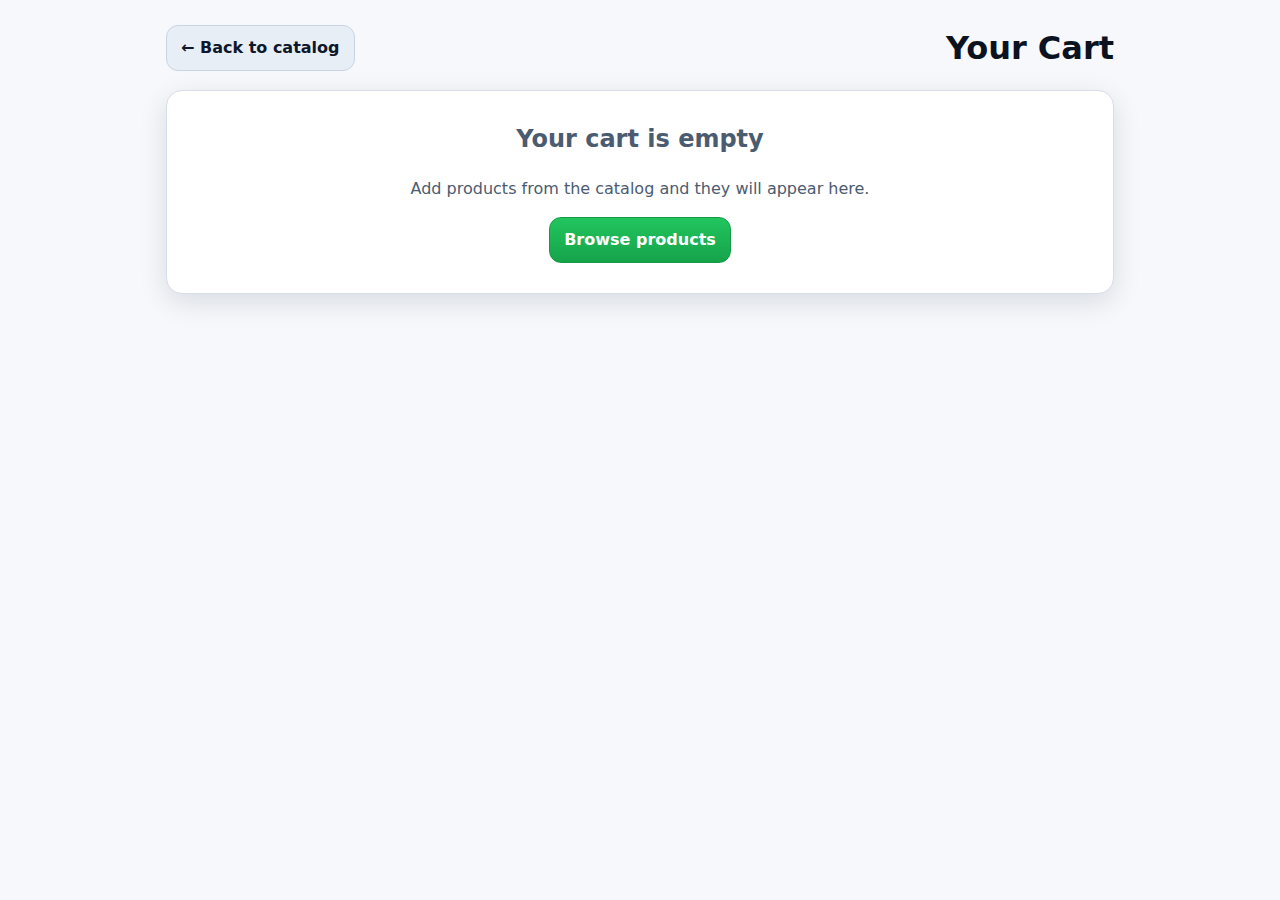
<file: cart.html>
<!doctype html>
<html lang="en" data-theme="light">
<head>
  <meta charset="utf-8">
  <meta name="viewport" content="width=device-width,initial-scale=1">
  <title>Cart • Terminator Deals</title>
  <style>
    :root{
      --bg:#f6f8fb;
      --card:#ffffff;
      --text:#0b1220;
      --muted:#4b5b70;
      --brand:#16a34a;
      --chip:#e9eef6;
      --shadow:0 8px 28px rgba(10,20,40,.12);
      --border:#d6deea;
    }

    *{box-sizing:border-box}

    body{
      margin:0;
      background:var(--bg);
      color:var(--text);
      font:16px/1.5 system-ui,Arial
    }

    .wrap{
      max-width:980px;
      margin:24px auto;
      padding:0 16px
    }

    .top{
      display:flex;
      justify-content:space-between;
      align-items:center;
      gap:12px;
      flex-wrap:wrap;
      margin-bottom:18px
    }

    .btn{
      display:inline-flex;
      align-items:center;
      justify-content:center;
      min-height:42px;
      padding:10px 14px;
      border-radius:12px;
      text-decoration:none;
      border:1px solid var(--border);
      cursor:pointer;
      background:#eef3f9;
      color:#0f172a;
      font-weight:700;
      transition:.18s;
    }

    .btn:hover{
      transform:translateY(-1px);
      box-shadow:0 8px 20px rgba(0,0,0,.08);
      border-color:#9fb3cc;
    }

    .btn.green{
      background:linear-gradient(180deg,#22c55e,#16a34a);
      border:1px solid #159947;
      color:#fff;
    }

    .btn.red{
      background:#dc2626;
      border:1px solid #b91c1c;
      color:#fff;
    }

    .btn.gray{
      background:#e8eef6;
      border:1px solid #c9d4e2;
      color:#0f172a;
    }

    .list{
      display:grid;
      gap:14px
    }

    .item{
      background:var(--card);
      border-radius:16px;
      padding:14px;
      box-shadow:var(--shadow);
      border:1px solid var(--border);
      display:grid;
      grid-template-columns:100px 1fr auto;
      gap:14px;
      align-items:center;
    }

    .item img{
      width:100px;
      height:100px;
      object-fit:cover;
      border-radius:12px;
      background:#eef2f7;
    }

    .name{
      font-size:18px;
      font-weight:800;
      line-height:1.25;
      margin-bottom:6px
    }

    .meta{
      color:var(--muted);
      font-size:14px
    }

    .shipping-badge{
      display:inline-block;
      margin-top:8px;
      padding:4px 8px;
      font-size:11px;
      font-weight:700;
      border-radius:8px;
      background:#dcfce7;
      color:#166534;
      border:1px solid #bbf7d0;
    }

    .price{
      font-size:20px;
      font-weight:800
    }

    .qtyRow{
      display:flex;
      align-items:center;
      gap:8px;
      margin-top:10px
    }

    .qtyBtn{
      width:32px;
      height:32px;
      border:1px solid #c9d4e2;
      border-radius:8px;
      cursor:pointer;
      background:#e8eef6;
      color:#0f172a;
      font-size:18px;
      font-weight:700;
    }

    .summary{
      margin-top:18px;
      background:var(--card);
      border-radius:16px;
      padding:18px;
      box-shadow:var(--shadow);
      border:1px solid var(--border);
    }

    .summaryRow{
      display:flex;
      justify-content:space-between;
      gap:12px;
      font-size:18px;
      font-weight:800
    }

    .empty{
      background:var(--card);
      border-radius:16px;
      padding:30px;
      text-align:center;
      color:var(--muted);
      box-shadow:var(--shadow);
      border:1px solid var(--border);
    }

    .actions{
      display:flex;
      gap:10px;
      flex-wrap:wrap;
      margin-top:16px
    }

    @media (max-width:700px){
      .item{
        grid-template-columns:72px 1fr;
      }

      .item img{
        width:72px;
        height:72px;
      }

      .side{
        grid-column:1 / -1;
        display:flex;
        justify-content:space-between;
        align-items:center;
      }

      .name{
        font-size:16px
      }

      .price{
        font-size:18px
      }

      .actions .btn{
        width:100%;
      }
    }
  </style>
</head>
<body>
  <div class="wrap">
    <div class="top">
      <a href="/products.html" class="btn gray">← Back to catalog</a>
      <h1 style="margin:0">Your Cart</h1>
    </div>

    <div id="cartContent"></div>
  </div>

<script>
const WHATSAPP = "13653784497";
const CART_KEY = "wt_cart";

document.documentElement.setAttribute('data-theme', 'light');
localStorage.setItem('theme', 'light');

function money(n){
  return "$" + Number(n || 0).toLocaleString();
}

function getCart(){
  try{
    return JSON.parse(localStorage.getItem(CART_KEY) || "[]");
  }catch{
    return [];
  }
}

function saveCart(cart){
  localStorage.setItem(CART_KEY, JSON.stringify(cart));
}

function removeItem(id){
  const cart = getCart().filter(x => x.id !== id);
  saveCart(cart);
  renderCart();
}

function changeQty(id, delta){
  const cart = getCart().map(item => {
    if(item.id === id){
      const nextQty = Math.max(1, Number(item.qty || 1) + delta);
      return {...item, qty: nextQty};
    }
    return item;
  });
  saveCart(cart);
  renderCart();
}

function clearCart(){
  localStorage.removeItem(CART_KEY);
  renderCart();
}

function buildWhatsAppUrl(cart){
  const lines = ["Hi! I want these items:", ""];
  let total = 0;

  for(const item of cart){
    const qty = Number(item.qty || 1);
    const lineTotal = Number(item.price_now || 0) * qty;
    total += lineTotal;

    lines.push(`${qty}x ${item.title} — ${money(item.price_now)} each`);
    if(item.condition) lines.push(`Condition: ${item.condition}`);
    if(item.shipping_canada) lines.push(`Shipping: Available across Canada`);
    lines.push(`Product: https://terminatordeals.ca/product.html?id=${encodeURIComponent(item.id)}`);
    lines.push("");
  }

  lines.push(`Estimated total: ${money(total)}`);
  lines.push("Please send me pickup / delivery / shipping options.");

  return `https://wa.me/${WHATSAPP}?text=${encodeURIComponent(lines.join("\n"))}`;
}

function renderCart(){
  const cart = getCart();
  const root = document.getElementById("cartContent");

  if(!cart.length){
    root.innerHTML = `
      <div class="empty">
        <h2 style="margin-top:0;color:inherit;">Your cart is empty</h2>
        <p>Add products from the catalog and they will appear here.</p>
        <a href="/products.html" class="btn green">Browse products</a>
      </div>
    `;
    return;
  }

  const total = cart.reduce((sum, item) => sum + Number(item.price_now || 0) * Number(item.qty || 1), 0);
  const waUrl = buildWhatsAppUrl(cart);

  root.innerHTML = `
    <div class="list">
      ${cart.map(item => `
        <div class="item">
          <img src="${item.image || 'assets/placeholder.webp'}" alt="${item.title}" onerror="this.src='assets/placeholder.webp'">
          <div>
            <div class="name">${item.title}</div>
            <div class="meta">${item.condition ? `Condition: ${item.condition}` : ""}</div>
            ${item.shipping_canada ? `<div class="shipping-badge">🇨🇦 Ships across Canada</div>` : ``}
            <div class="qtyRow">
              <button class="qtyBtn" onclick="changeQty('${item.id}', -1)">−</button>
              <span>${Number(item.qty || 1)}</span>
              <button class="qtyBtn" onclick="changeQty('${item.id}', 1)">+</button>
            </div>
          </div>
          <div class="side">
            <div class="price">${money(Number(item.price_now || 0) * Number(item.qty || 1))}</div>
            <button class="btn red" onclick="removeItem('${item.id}')">Remove</button>
          </div>
        </div>
      `).join("")}
    </div>

    <div class="summary">
      <div class="summaryRow">
        <span>Estimated total</span>
        <span>${money(total)}</span>
      </div>

      <div class="actions">
        <a href="${waUrl}" target="_blank" rel="noopener" class="btn green">Send cart to WhatsApp</a>
        <button class="btn gray" onclick="clearCart()">Clear cart</button>
      </div>
    </div>
  `;
}

renderCart();
</script>
</body>
</html>
</file>
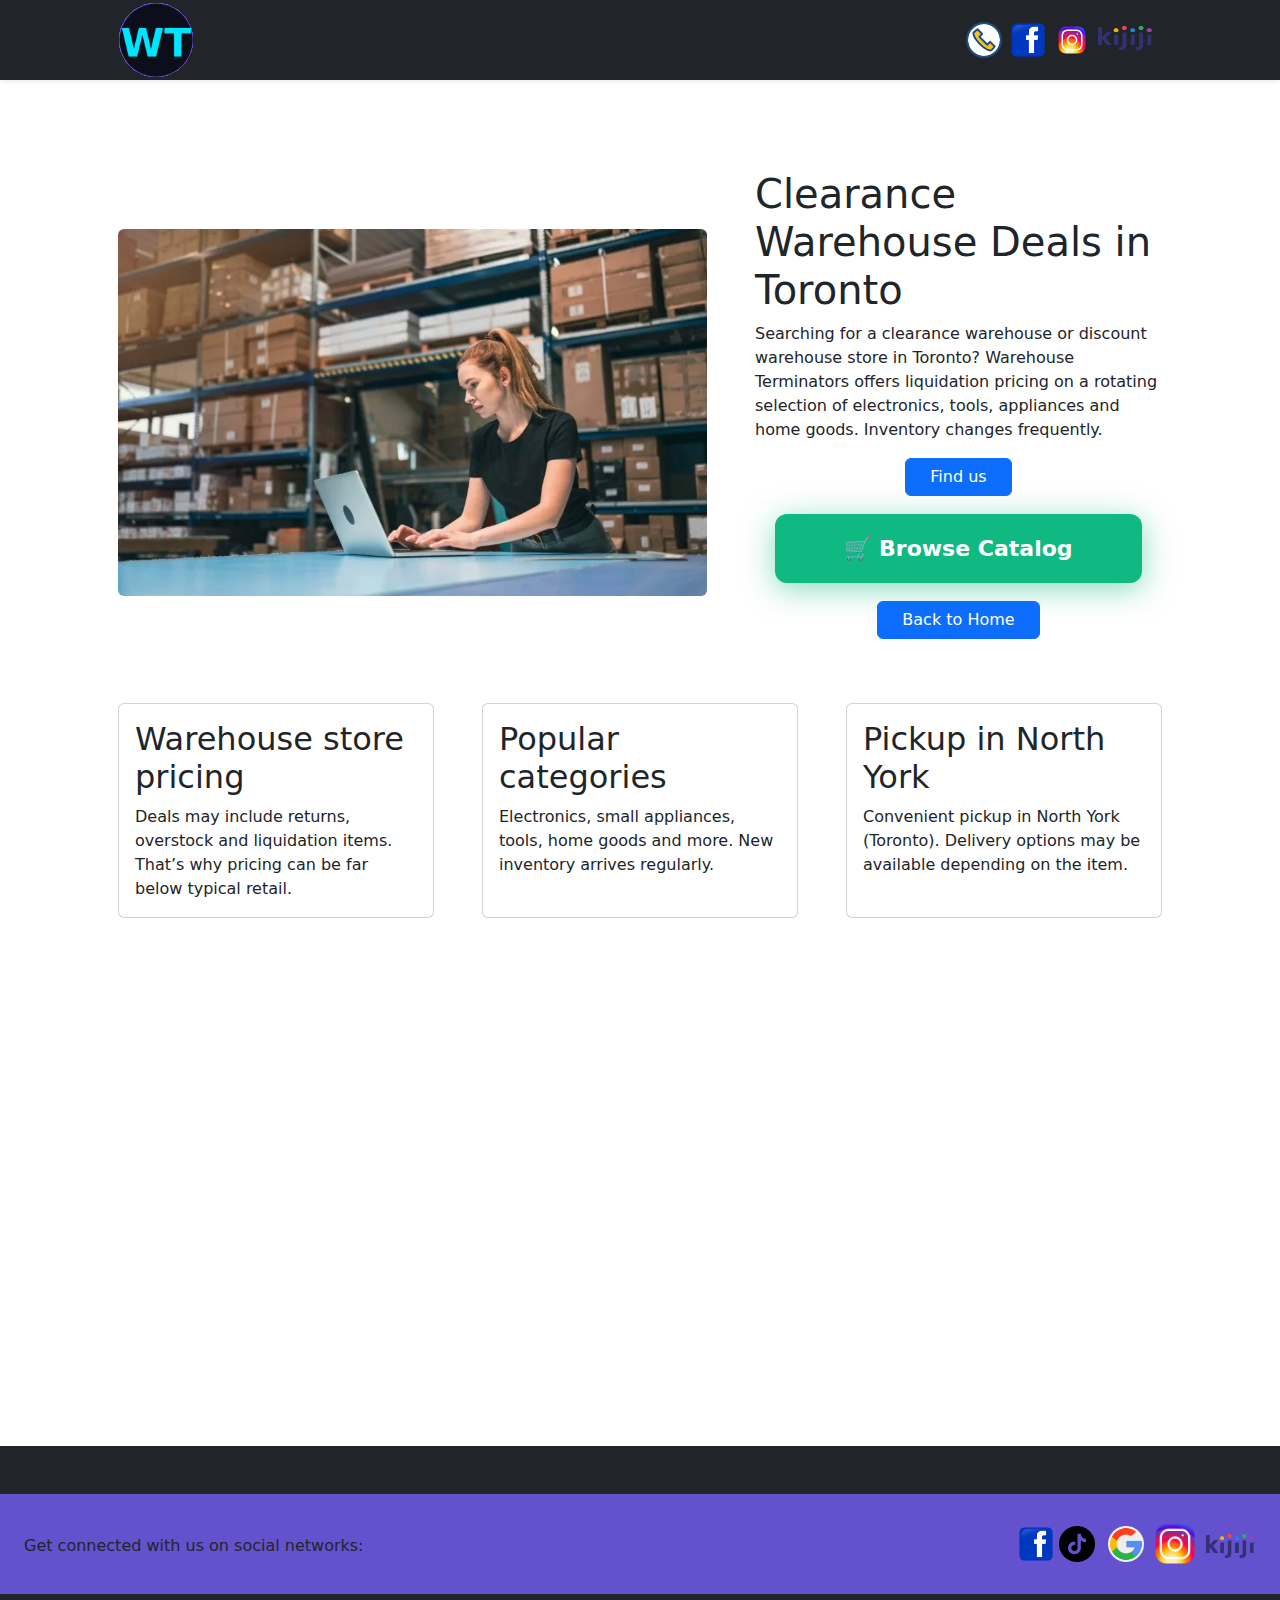
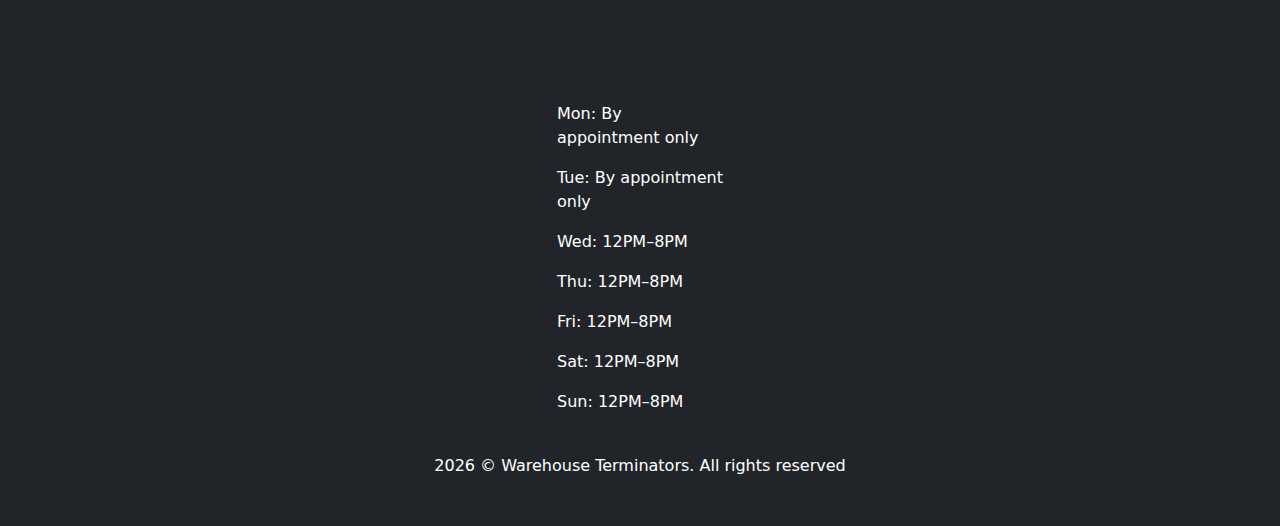
<file: clearance-warehouse-toronto.html>
<!DOCTYPE html>
<html lang="en">
<head>

  <!-- Google Analytics (GA4) -->
  <script async src="https://www.googletagmanager.com/gtag/js?id=G-YF5MVRT2CM"></script>
  <script>
    window.dataLayer = window.dataLayer || [];
    function gtag(){dataLayer.push(arguments);}
    gtag('js', new Date());
    gtag('config', 'G-YF5MVRT2CM');
  </script>

  <meta charset="utf-8" />
  <meta name="google-site-verification" content="onWdbOBC53CuSBkvs32chbEhuO_tKdupVPTNM1c-ISc" />
  <meta name="viewport" content="width=device-width, initial-scale=1, shrink-to-fit=no" />

  <title>Clearance Warehouse Toronto | Warehouse Store Deals | Warehouse Terminators</title>
  <meta name="description" content="Clearance warehouse deals in Toronto. Discount warehouse store prices on electronics, tools, appliances and home goods. Pickup in North York." />
  <meta name="robots" content="all,follow" />
  <meta name="author" content="Shop" />

  <script type="application/ld+json">
  {
    "@context": "https://schema.org",
    "@type": "Store",
    "name": "Warehouse Terminators",
    "image": "https://terminatordeals.ca/logo.png",
    "url": "https://terminatordeals.ca/clearance-warehouse-toronto.html",
    "telephone": "+13653784497",
    "address": {
      "@type": "PostalAddress",
      "streetAddress": "126A Oakdale Rd",
      "addressLocality": "North York",
      "addressRegion": "ON",
      "postalCode": "M3N 1V9",
      "addressCountry": "CA"
    }
  }
  </script>

  <link rel="me" href="https://www.instagram.com/warehouse_terminators">
  <link rel="me" href="https://www.tiktok.com/@warehouse_terminators">
  <link rel="me" href="https://www.facebook.com/warehouse_terminators">

  <link rel="icon" type="image/x-icon" href="favicon.ico" />
  <link href="css/styles.css" rel="stylesheet" />
</head>

<body>
  <!-- Responsive navbar -->
  <nav class="navbar navbar-expand navbar-dark bg-dark shadow-sm fixed-navbar">
    <div class="container px-5 d-flex align-items-center" style="height:64px;">
      <a class="navbar-brand navbar-expand-sm" href="/"><img src="assets/logo.png" alt="Logo" class="logo" /></a>

      <button class="navbar-toggler ms-auto" type="button" data-bs-toggle="collapse" data-bs-target="#navbarSupportedContent"
        aria-controls="navbarSupportedContent" aria-expanded="false" aria-label="Toggle navigation"><span class="navbar-toggler-icon"></span></button>

      <div class="collapse navbar-collapse flex-row justify-content-end align-items-center" id="navbarSupportedContent">
        <ul class="navbar-nav ms-auto navbar-collapsed">
          <li class="nav-item me-2"><a href="tel:+13653784497"><img width="36" height="36" src="assets/phone.svg" /></a></li>
          <li class="nav-item me-2"><a href="https://www.facebook.com/marketplace/profile/100087362320711/"><img width="36" height="36"
            src="assets/fb.png" target="_blank" rel="noopener" alt="Warehouse Terminators Facebook page" /></a></li>
          <li class="nav-item me-2"><a href="https://www.instagram.com/warehouse_terminators"><img width="36" height="36"
            src="assets/icons8-instagram-240.png" target="_blank" rel="noopener" alt="Warehouse Terminators Instagram page" /></a></li>
          <li class="nav-item me-2"><a href="https://kijiji.ca/o-profile/1045923955"><img style="padding-top: 4px;" width="56" height="28"
            src="assets/kjj_logo.png" target="_blank" rel="noopener" alt="Warehouse Terminators Kijiji page" /></a></li>
        </ul>
      </div>
    </div>
  </nav>

  <!-- Page Content -->
  <div class="container px-4 px-lg-5" style="margin-top:90px;">
    <div class="row gx-4 gx-lg-5 align-items-center my-5">
      <div class="col-lg-7">
        <img class="img-fluid rounded mb-4 mb-lg-0" src="assets/happy_customer.webp" alt="Clearance warehouse Toronto deals" />
      </div>
      <div class="col-lg-5">
        <h1 class="font-weight-light">Clearance Warehouse Deals in Toronto</h1>
        <p>
          Searching for a clearance warehouse or discount warehouse store in Toronto?
          Warehouse Terminators offers liquidation pricing on a rotating selection of electronics, tools, appliances and home goods.
          Inventory changes frequently.
        </p>

        <div class="d-flex flex-column align-items-center my-3">
          <a class="btn btn-primary mb-2 px-4" href="#contact">Find us</a>

          <a href="/products.html"
             style="display:block;background:#10b981;color:#fff;font-weight:700;padding:18px 0;border-radius:12px;font-size:22px;
                    text-decoration:none;width:90%;max-width:420px;text-align:center;box-shadow:0 6px 30px rgba(16,185,129,0.5);
                    margin:10px 0;transition:all 0.3s ease;">
            🛒 Browse Catalog
          </a>

          <a class="btn btn-primary mt-2 px-4" href="/">Back to Home</a>
        </div>

        <style>
          a[href="/products.html"]:hover {
            background:#34d399;
            box-shadow:0 8px 40px rgba(16,185,129,0.7);
            transform:scale(1.05);
          }
        </style>
      </div>
    </div>

    <div class="row gx-4 gx-lg-5">
      <div class="col-md-4 mb-5">
        <div class="card h-100">
          <div class="card-body">
            <h2 class="card-title">Warehouse store pricing</h2>
            <p class="card-text">
              Deals may include returns, overstock and liquidation items. That’s why pricing can be far below typical retail.
            </p>
          </div>
        </div>
      </div>

      <div class="col-md-4 mb-5">
        <div class="card h-100">
          <div class="card-body">
            <h2 class="card-title">Popular categories</h2>
            <p class="card-text">
              Electronics, small appliances, tools, home goods and more. New inventory arrives regularly.
            </p>
          </div>
        </div>
      </div>

      <div class="col-md-4 mb-5">
        <div class="card h-100">
          <div class="card-body">
            <h2 class="card-title">Pickup in North York</h2>
            <p class="card-text">
              Convenient pickup in North York (Toronto). Delivery options may be available depending on the item.
            </p>
          </div>
        </div>
      </div>
    </div>
  </div>

  <!-- Map -->
  <div class="map container" id="contact">
    <iframe src="https://www.google.com/maps?q=126A%20Oakdale%20Rd%2C%20North%20York%2C%20ON%20M3N%201V9&output=embed"
      allowfullscreen="" loading="lazy"></iframe>
    <br />
  </div>

  <!-- Footer -->
  <footer class="py-5 bg-dark" class="text-center text-lg-start text-white" style="background-color: #1c2331">
    <section class="d-flex justify-content-between p-4" style="background-color: #6351ce">
      <div class="mt-3"><span>Get connected with us on social networks:</span></div>
      <div id="social" сlass="flex-row">
        <a href="https://www.facebook.com/marketplace/profile/100087362320711/"><img width="36" height="36" src="assets/fb.png"
          target="_blank" rel="noopener" alt="Warehouse Terminators Facebook page" /></a>
        <a class="me-2" href="https://www.tiktok.com/@warehouse_terminators?_t=ZN-900AeICXOPm&_r=1"><img width="36" height="36"
          src="assets/tiktok.png" target="_blank" rel="noopener" alt="Warehouse Terminators Tiktok page" /></a>
        <a href="https://maps.app.goo.gl/1GtZCpAg2BqMGhpM7"><img width="36" height="36" src="assets/google.png"
          target="_blank" rel="noopener" alt="Warehouse Terminators Google page" /></a>
        <a href="https://www.instagram.com/warehouse_terminators"><img width="52" height="52" src="assets/icons8-instagram-240.png"
          target="_blank" rel="noopener" alt="Warehouse Terminators Instagram page" /></a>
        <a href="https://kijiji.ca/o-profile/1045923955"><img style="padding-top: 4px;" width="50" height="28" src="assets/kjj_logo.png"
          target="_blank" rel="noopener" alt="Warehouse Terminators Kijiji page" /></a>
      </div>
    </section>

    <footer class="bottom-footer">
      <div class="container text-center text-md-start mt-5">
        <div class="row mt-3">
          <div class="col-md-3 col-lg-4 col-xl-3 mx-auto mb-4">
            <h6 class="text-uppercase fw-bold">Warehouse Terminators</h6>
            <hr class="mb-4 mt-0 d-inline-block mx-auto" style="width: 60px; height: 2px" />
          </div>

          <div class="col-md-3 col-lg-2 col-xl-2 mx-auto mb-4">
            <h6 class="text-uppercase fw-bold">Hours:</h6>
            <hr class="mb-4 mt-0 d-inline-block mx-auto" style="width: 60px; height: 2px" />
            <p class="text-white">Mon: By appointment only</p>
<p class="text-white">Tue: By appointment only</p>
<p class="text-white">Wed: 12PM–8PM</p>
<p class="text-white">Thu: 12PM–8PM</p>
<p class="text-white">Fri: 12PM–8PM</p>
<p class="text-white">Sat: 12PM–8PM</p>
<p class="text-white">Sun: 12PM–8PM</p>
          </div>

          <div class="col-md-4 col-lg-3 col-xl-3 mx-auto mb-md-0 mb-4">
            <h6 class="text-uppercase fw-bold">Contact</h6>
            <hr class="mb-4 mt-0 d-inline-block mx-auto" style="width: 60px;  height: 2px" />
            <p>126A Oakdale Rd, North York, ON M3N 1V9, Toronto, Canada</p>
            <p>+1 (365) 378 44 97</p>
          </div>
        </div>
      </div>

      <div id="footer" class="container px-4 px-lg-5">
        <p class="m-0 text-center text-white"><span id="year"></span> &copy; Warehouse Terminators. All rights reserved</p>
      </div>
    </footer>
  </footer>

  <script src="https://cdn.jsdelivr.net/npm/bootstrap@5.2.3/dist/js/bootstrap.bundle.min.js"></script>
  <script src="js/scripts.js"></script>
</body>
</html>
</file>
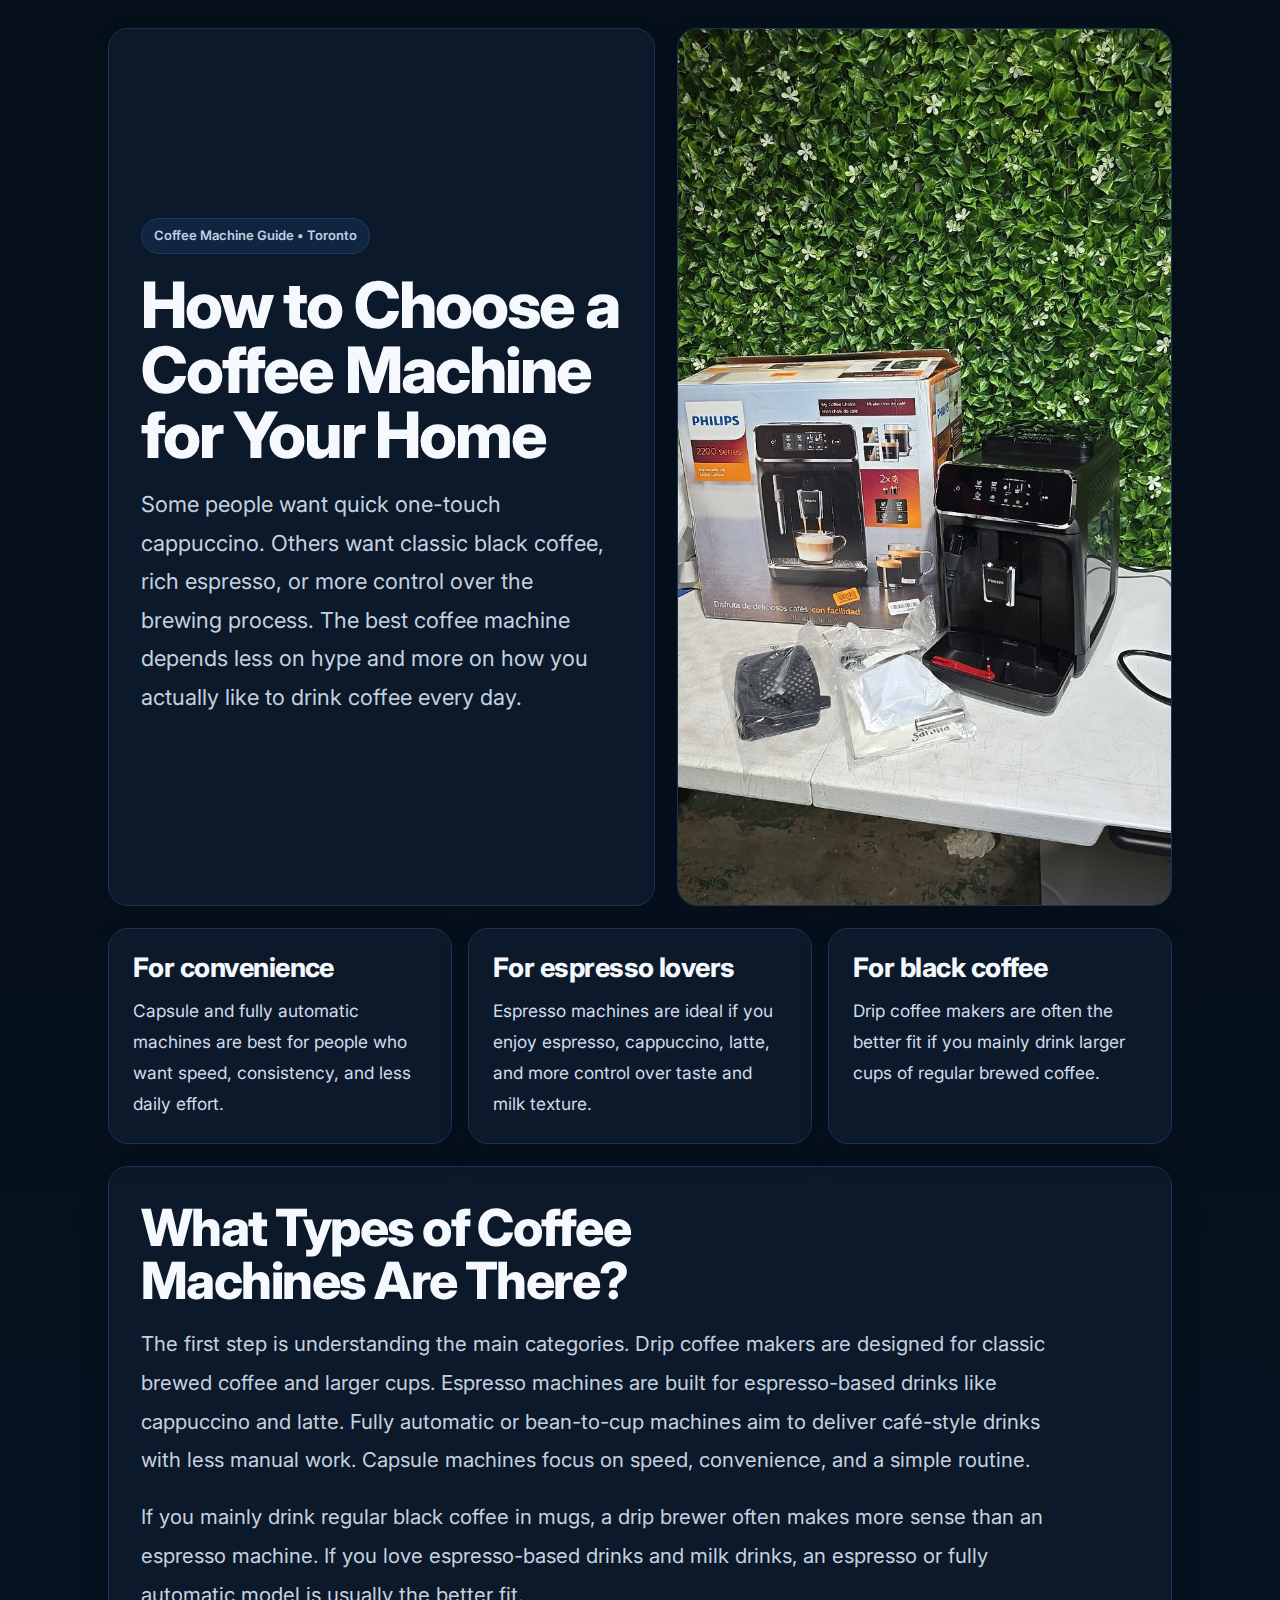
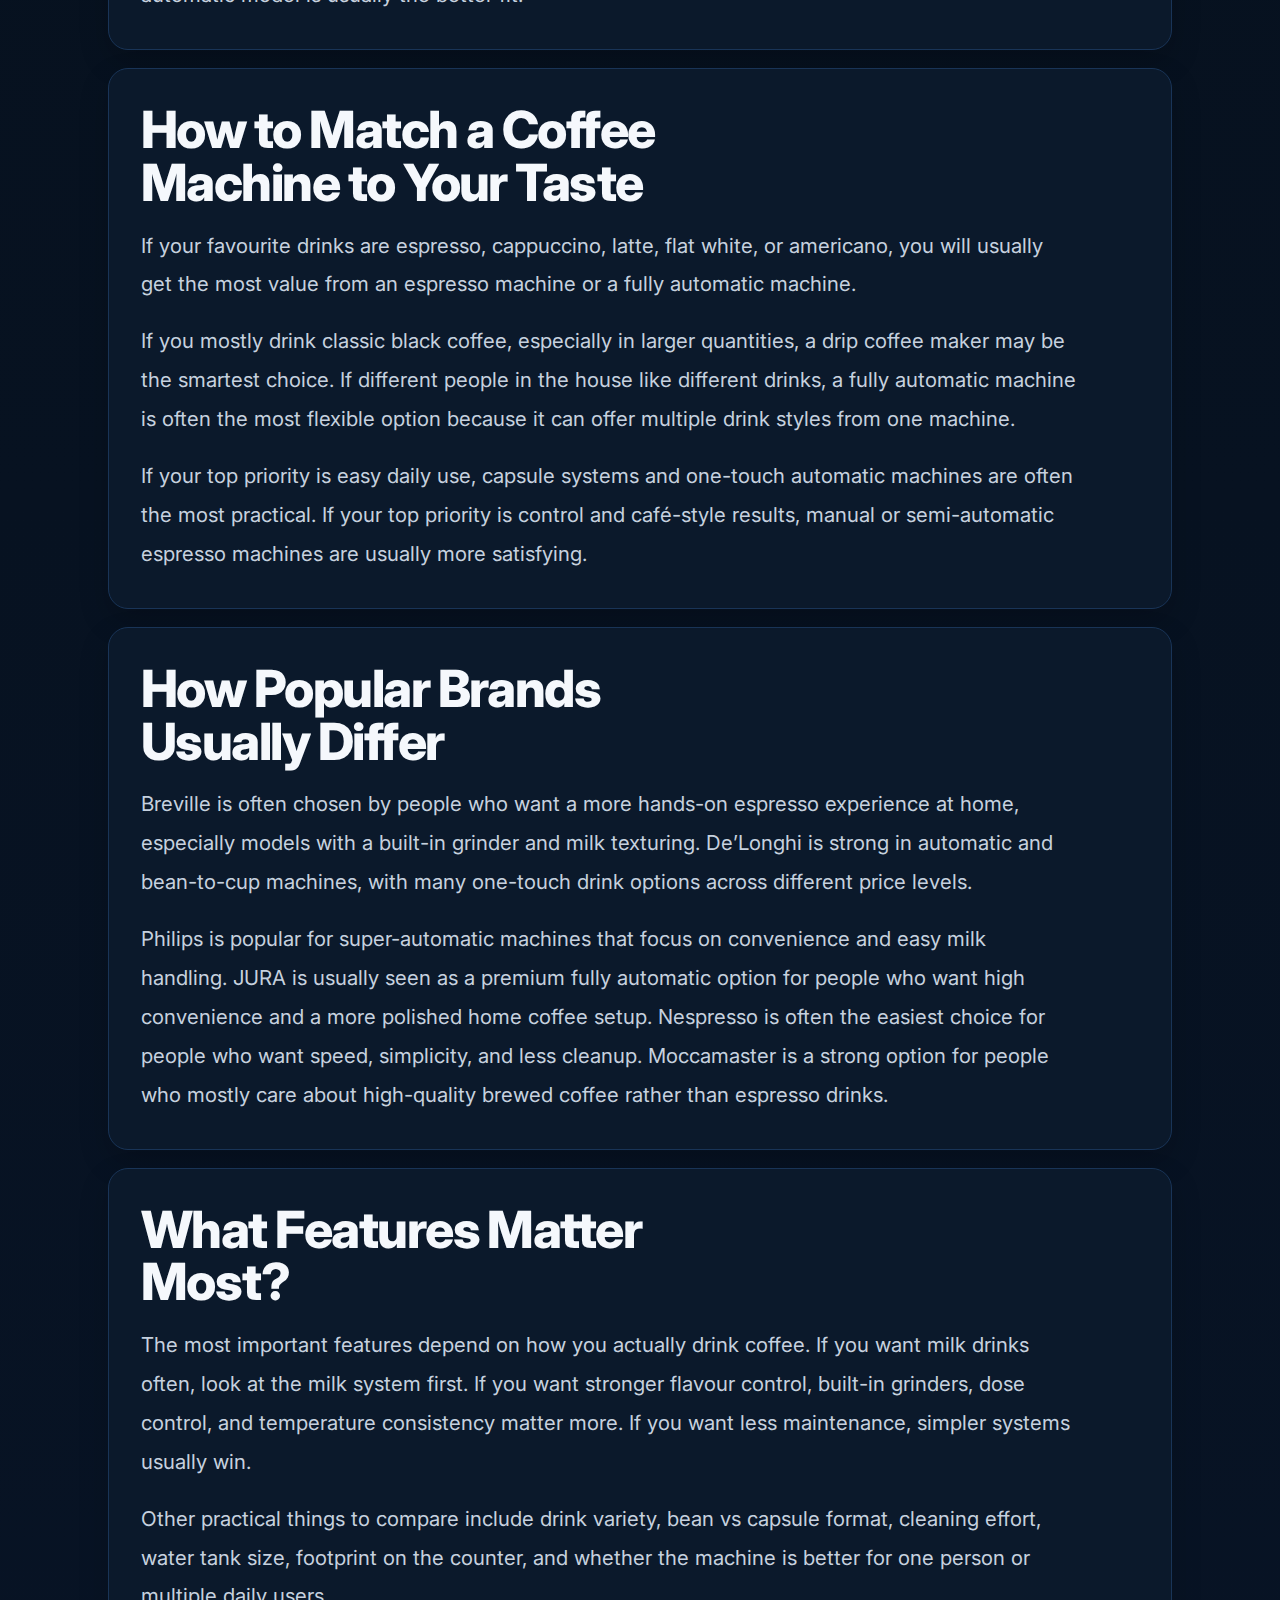
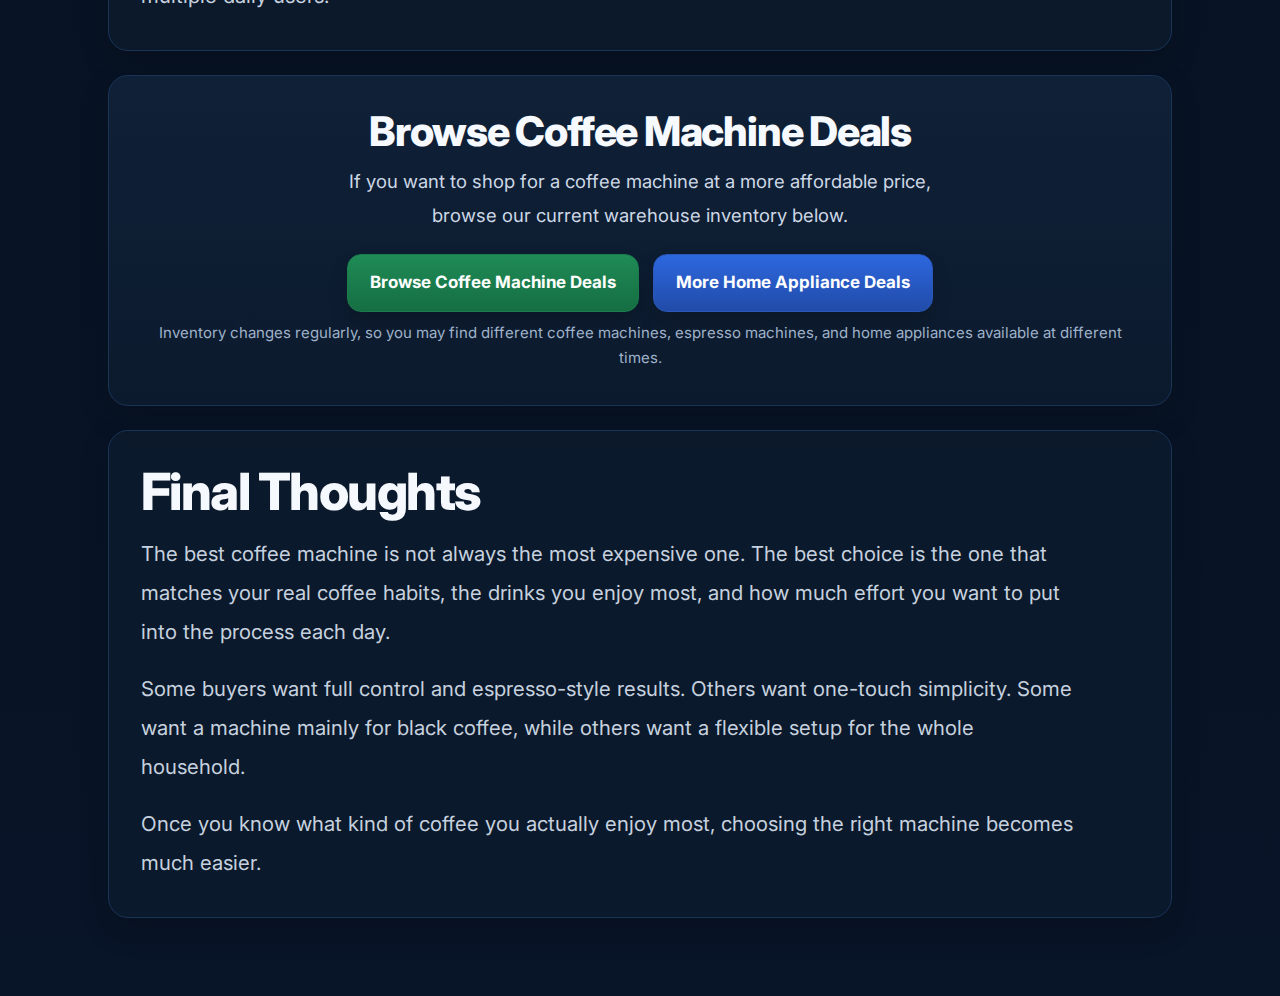
<file: coffee-machine-guide-toronto.html>
<!DOCTYPE html>
<html lang="en">
<head>
  <meta charset="UTF-8" />
  <meta name="viewport" content="width=device-width, initial-scale=1.0" />
  <title>How to Choose a Coffee Machine for Your Home | Toronto Coffee Machine Guide</title>
  <meta name="description" content="Learn how to choose the right coffee machine for your taste, compare popular coffee machine types and brands, and browse affordable coffee machine deals in Toronto." />
  <link href="css/styles.css" rel="stylesheet" />
  <link rel="preconnect" href="https://fonts.googleapis.com">
  <link href="https://fonts.googleapis.com/css2?family=Inter:wght@400;500;600;700;800&display=swap" rel="stylesheet">

  <style>
    :root{
      --bg:#07111d;
      --panel:#0c1a2d;
      --border:#193457;
      --text:#e8eef7;
      --muted:#c6d1df;
      --soft:#9fb2c9;
      --accent:#2f6fed;
      --accent-2:#1f8a55;
      --shadow:0 12px 30px rgba(0,0,0,.18);
      --radius:20px;
    }
    *{box-sizing:border-box}
    body{
      margin:0;
      background:linear-gradient(180deg,#06101b 0%, #081427 100%);
      color:var(--text);
      font-family:Inter, system-ui, -apple-system, Segoe UI, Roboto, Arial, sans-serif;
      -webkit-font-smoothing:antialiased;
      -moz-osx-font-smoothing:grayscale;
    }
    .article-shell{
      max-width:1100px;
      margin:0 auto;
      padding:28px 18px 60px;
    }
    .hero{
      display:grid;
      grid-template-columns:1.05fr .95fr;
      gap:22px;
      align-items:stretch;
      margin-bottom:22px;
    }
    .hero-copy,
    .hero-media,
    .quick-card,
    .section-card,
    .cta-card{
      background:rgba(12,26,45,.92);
      border:1px solid var(--border);
      border-radius:var(--radius);
      box-shadow:var(--shadow);
    }
    .hero-copy{
      padding:34px 32px;
      display:flex;
      flex-direction:column;
      justify-content:center;
    }
    .eyebrow{
      display:inline-flex;
      align-items:center;
      gap:8px;
      align-self:flex-start;
      padding:7px 12px;
      border-radius:999px;
      background:#102540;
      border:1px solid #1c3a61;
      color:#bfd0e4;
      font-size:13px;
      font-weight:600;
      margin-bottom:18px;
    }
    .hero-copy h1{
      margin:0 0 18px;
      font-size:clamp(38px, 5.4vw, 64px);
      line-height:1.02;
      letter-spacing:-0.03em;
      font-weight:800;
      color:#f5f8fc;
      max-width:12ch;
    }
    .hero-copy p{
      margin:0;
      font-size:clamp(18px, 2vw, 22px);
      line-height:1.75;
      color:var(--muted);
      max-width:34ch;
    }
    .hero-media{
      overflow:hidden;
      min-height:360px;
    }
    .hero-media img{
      width:100%;
      height:100%;
      object-fit:cover;
      display:block;
    }
    .quick-grid{
      display:grid;
      grid-template-columns:repeat(3,1fr);
      gap:16px;
      margin-bottom:22px;
    }
    .quick-card{
      padding:24px;
    }
    .quick-card h3{
      margin:0 0 12px;
      font-size:clamp(24px, 2.1vw, 32px);
      line-height:1.1;
      letter-spacing:-0.02em;
      color:#f4f7fb;
      font-weight:750;
    }
    .quick-card p{
      margin:0;
      font-size:clamp(16px, 1.35vw, 19px);
      line-height:1.8;
      color:#d3ddeb;
    }
    .section-card{
      padding:34px 32px;
      margin-bottom:18px;
    }
    .section-card h2{
      margin:0 0 18px;
      font-size:clamp(32px, 4vw, 54px);
      line-height:1.03;
      letter-spacing:-0.03em;
      color:#f5f8fc;
      font-weight:800;
      max-width:16ch;
    }
    .section-card p{
      margin:0 0 18px;
      font-size:clamp(18px, 1.6vw, 21px);
      line-height:1.9;
      color:var(--muted);
      max-width:72ch;
    }
    .section-card p:last-child{
      margin-bottom:0;
    }
    .accent{
      color:#9fd3ff;
      font-weight:700;
    }
    .cta-card{
      padding:34px 28px;
      text-align:center;
      margin:24px 0;
      background:linear-gradient(180deg, rgba(15,33,56,.98), rgba(12,26,45,.98));
    }
    .cta-card h2{
      margin:0 0 12px;
      font-size:clamp(30px, 3.2vw, 44px);
      line-height:1.05;
      letter-spacing:-0.03em;
      color:#f6f9fd;
      font-weight:800;
    }
    .cta-card p{
      margin:0 0 22px;
      font-size:clamp(17px, 1.45vw, 20px);
      line-height:1.8;
      color:#cdd8e6;
      max-width:54ch;
      margin-left:auto;
      margin-right:auto;
    }
    .cta-buttons{
      display:flex;
      flex-wrap:wrap;
      justify-content:center;
      gap:14px;
    }
    .cta-btn{
      display:inline-flex;
      align-items:center;
      justify-content:center;
      text-decoration:none;
      min-width:240px;
      padding:15px 22px;
      border-radius:14px;
      font-weight:700;
      font-size:17px;
      transition:.18s ease;
      color:#fff;
      border:1px solid transparent;
      box-shadow:0 10px 20px rgba(0,0,0,.14);
    }
    .cta-btn:hover{
      transform:translateY(-1px);
      color:#fff;
    }
    .cta-btn.green{
      background:linear-gradient(180deg,#1f8b56,#156e42);
      border-color:#1b7c4c;
    }
    .cta-btn.blue{
      background:linear-gradient(180deg,#2d67df,#214ba8);
      border-color:#2a57b8;
    }
    .final-note{
      margin-top:8px;
      color:var(--soft);
      font-size:15px;
      line-height:1.7;
      text-align:center;
    }
    @media (max-width: 920px){
      .article-shell{
        padding:18px 14px 40px;
      }
      .hero{
        grid-template-columns:1fr;
      }
      .quick-grid{
        grid-template-columns:1fr;
      }
      .hero-copy,
      .quick-card,
      .section-card,
      .cta-card{
        padding:24px 22px;
        border-radius:16px;
      }
      .hero-copy h1,
      .section-card h2{
        max-width:none;
      }
      .hero-copy p,
      .section-card p{
        max-width:none;
      }
      .hero-media{
        min-height:240px;
      }
      .cta-btn{
        width:100%;
        min-width:0;
      }
    }
  </style>
</head>
<body>

  <div class="article-shell">

    <section class="hero">
      <div class="hero-copy">
        <div class="eyebrow">Coffee Machine Guide • Toronto</div>
        <h1>How to Choose a Coffee Machine for Your Home</h1>
        <p>
          Some people want quick one-touch cappuccino. Others want classic black coffee, rich espresso, or more control over the brewing process. The best coffee machine depends less on hype and more on how you actually like to drink coffee every day.
        </p>
      </div>

      <div class="hero-media">
        <img src="assets/coffee-machine-hero.webp" alt="Coffee machine for home use">
      </div>
    </section>

    <section class="quick-grid">
      <div class="quick-card">
        <h3>For convenience</h3>
        <p>
          Capsule and fully automatic machines are best for people who want speed, consistency, and less daily effort.
        </p>
      </div>

      <div class="quick-card">
        <h3>For espresso lovers</h3>
        <p>
          Espresso machines are ideal if you enjoy espresso, cappuccino, latte, and more control over taste and milk texture.
        </p>
      </div>

      <div class="quick-card">
        <h3>For black coffee</h3>
        <p>
          Drip coffee makers are often the better fit if you mainly drink larger cups of regular brewed coffee.
        </p>
      </div>
    </section>

    <section class="section-card">
      <h2>What Types of Coffee Machines Are There?</h2>
      <p>
        The first step is understanding the main categories. Drip coffee makers are designed for classic brewed coffee and larger cups. Espresso machines are built for espresso-based drinks like cappuccino and latte. Fully automatic or bean-to-cup machines aim to deliver café-style drinks with less manual work. Capsule machines focus on speed, convenience, and a simple routine.
      </p>
      <p>
        If you mainly drink regular black coffee in mugs, a drip brewer often makes more sense than an espresso machine. If you love espresso-based drinks and milk drinks, an espresso or fully automatic model is usually the better fit.
      </p>
    </section>

    <section class="section-card">
      <h2>How to Match a Coffee Machine to Your Taste</h2>
      <p>
        If your favourite drinks are espresso, cappuccino, latte, flat white, or americano, you will usually get the most value from an espresso machine or a fully automatic machine.
      </p>
      <p>
        If you mostly drink classic black coffee, especially in larger quantities, a drip coffee maker may be the smartest choice. If different people in the house like different drinks, a fully automatic machine is often the most flexible option because it can offer multiple drink styles from one machine.
      </p>
      <p>
        If your top priority is easy daily use, capsule systems and one-touch automatic machines are often the most practical. If your top priority is control and café-style results, manual or semi-automatic espresso machines are usually more satisfying.
      </p>
    </section>

    <section class="section-card">
      <h2>How Popular Brands Usually Differ</h2>
      <p>
        Breville is often chosen by people who want a more hands-on espresso experience at home, especially models with a built-in grinder and milk texturing. De’Longhi is strong in automatic and bean-to-cup machines, with many one-touch drink options across different price levels.
      </p>
      <p>
        Philips is popular for super-automatic machines that focus on convenience and easy milk handling. JURA is usually seen as a premium fully automatic option for people who want high convenience and a more polished home coffee setup. Nespresso is often the easiest choice for people who want speed, simplicity, and less cleanup. Moccamaster is a strong option for people who mostly care about high-quality brewed coffee rather than espresso drinks.
      </p>
    </section>

    <section class="section-card">
      <h2>What Features Matter Most?</h2>
      <p>
        The most important features depend on how you actually drink coffee. If you want milk drinks often, look at the milk system first. If you want stronger flavour control, built-in grinders, dose control, and temperature consistency matter more. If you want less maintenance, simpler systems usually win.
      </p>
      <p>
        Other practical things to compare include drink variety, bean vs capsule format, cleaning effort, water tank size, footprint on the counter, and whether the machine is better for one person or multiple daily users.
      </p>
    </section>

    <section class="cta-card">
      <h2>Browse Coffee Machine Deals</h2>
      <p>
        If you want to shop for a coffee machine at a more affordable price, browse our current warehouse inventory below.
      </p>

      <div class="cta-buttons">
        <a class="cta-btn green" href="/products.html?s=coffee">Browse Coffee Machine Deals</a>
        <a class="cta-btn blue" href="/products.html?s=home appliances">More Home Appliance Deals</a>
      </div>

      <div class="final-note">
        Inventory changes regularly, so you may find different coffee machines, espresso machines, and home appliances available at different times.
      </div>
    </section>

    <section class="section-card">
      <h2>Final Thoughts</h2>
      <p>
        The best coffee machine is not always the most expensive one. The best choice is the one that matches your real coffee habits, the drinks you enjoy most, and how much effort you want to put into the process each day.
      </p>
      <p>
        Some buyers want full control and espresso-style results. Others want one-touch simplicity. Some want a machine mainly for black coffee, while others want a flexible setup for the whole household.
      </p>
      <p>
        Once you know what kind of coffee you actually enjoy most, choosing the right machine becomes much easier.
      </p>
    </section>

  </div>

</body>
</html>
</file>
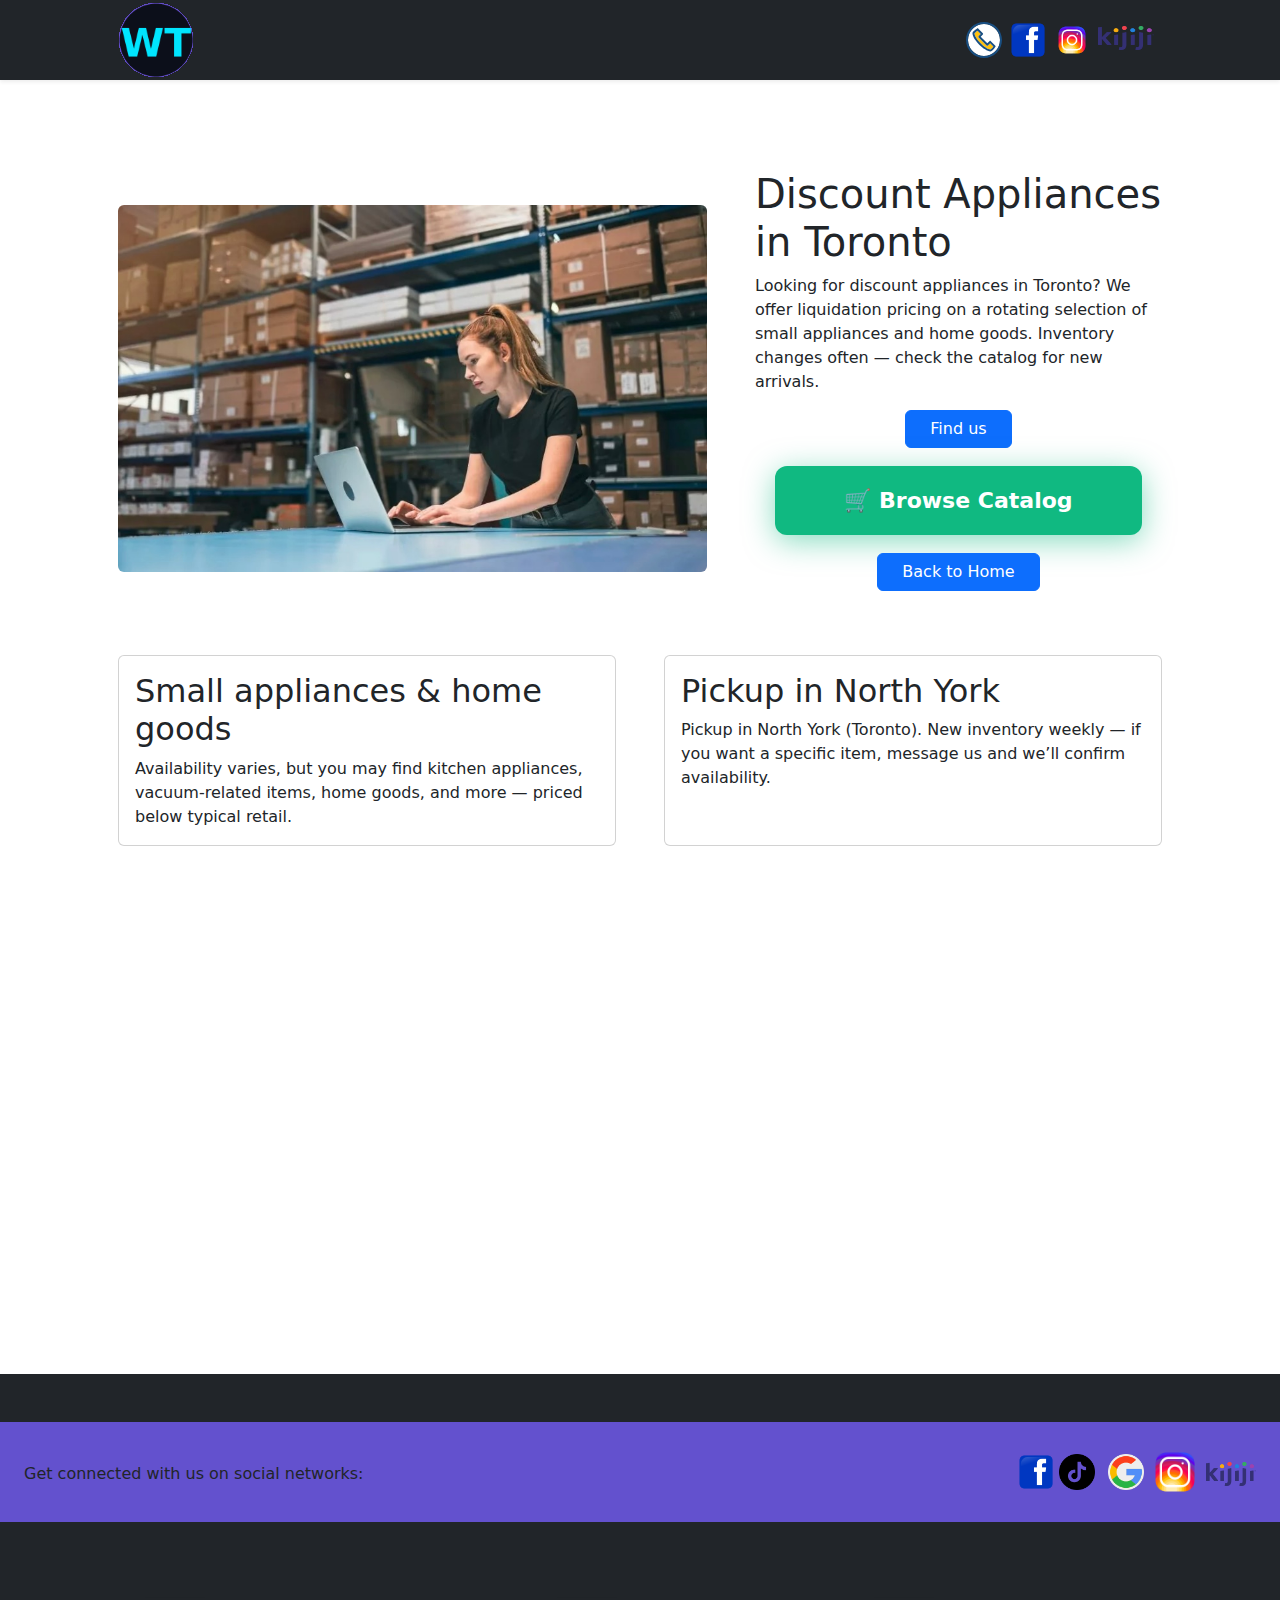
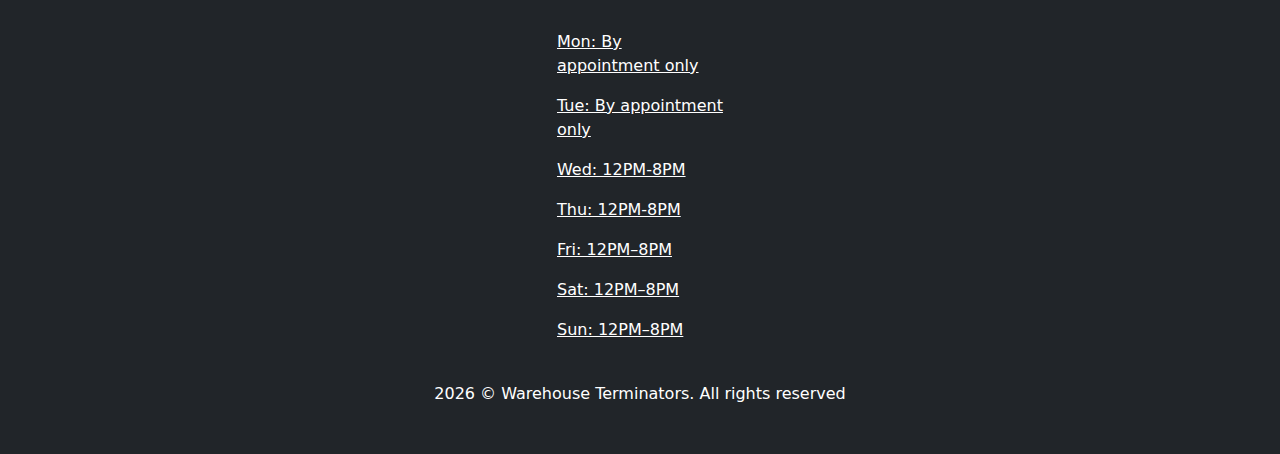
<file: discount-appliances-toronto.html>
<!DOCTYPE html>
<html lang="en">
<head>

  <script async src="https://www.googletagmanager.com/gtag/js?id=G-YF5MVRT2CM"></script>
  <script>
    window.dataLayer = window.dataLayer || [];
    function gtag(){dataLayer.push(arguments);}
    gtag('js', new Date());
    gtag('config', 'G-YF5MVRT2CM');
  </script>

  <meta charset="utf-8" />
  <meta name="google-site-verification" content="onWdbOBC53CuSBkvs32chbEhuO_tKdupVPTNM1c-ISc" />
  <meta name="viewport" content="width=device-width, initial-scale=1, shrink-to-fit=no" />

  <title>Discount Appliances Toronto | Warehouse Terminators</title>
  <meta name="description" content="Discount appliances in Toronto at liquidation prices. Small appliances and home goods with pickup in North York. New arrivals weekly." />
  <meta name="robots" content="all,follow" />
  <meta name="author" content="Shop" />

  <script type="application/ld+json">
  {
    "@context": "https://schema.org",
    "@type": "Store",
    "name": "Warehouse Terminators",
    "image": "https://terminatordeals.ca/logo.png",
    "url": "https://terminatordeals.ca/discount-appliances-toronto.html",
    "telephone": "+13653784497",
    "address": {
      "@type": "PostalAddress",
      "streetAddress": "126A Oakdale Rd",
      "addressLocality": "North York",
      "addressRegion": "ON",
      "postalCode": "M3N 1V9",
      "addressCountry": "CA"
    }
  }
  </script>

  <link rel="me" href="https://www.instagram.com/warehouse_terminators">
  <link rel="me" href="https://www.tiktok.com/@warehouse_terminators">
  <link rel="me" href="https://www.facebook.com/warehouse_terminators">

  <link rel="icon" type="image/x-icon" href="favicon.ico" />
  <link href="css/styles.css" rel="stylesheet" />
</head>

<body>
  <nav class="navbar navbar-expand navbar-dark bg-dark shadow-sm fixed-navbar">
    <div class="container px-5 d-flex align-items-center" style="height:64px;">
      <a class="navbar-brand navbar-expand-sm" href="/"><img src="assets/logo.png" alt="Logo" class="logo" /></a>

      <button class="navbar-toggler ms-auto" type="button" data-bs-toggle="collapse" data-bs-target="#navbarSupportedContent"
        aria-controls="navbarSupportedContent" aria-expanded="false" aria-label="Toggle navigation"><span class="navbar-toggler-icon"></span></button>

      <div class="collapse navbar-collapse flex-row justify-content-end align-items-center" id="navbarSupportedContent">
        <ul class="navbar-nav ms-auto navbar-collapsed">
          <li class="nav-item me-2"><a href="tel:+13653784497"><img width="36" height="36" src="assets/phone.svg" /></a></li>
          <li class="nav-item me-2"><a href="https://www.facebook.com/marketplace/profile/100087362320711/"><img width="36" height="36"
            src="assets/fb.png" target="_blank" rel="noopener" alt="Warehouse Terminators Facebook page" /></a></li>
          <li class="nav-item me-2"><a href="https://www.instagram.com/warehouse_terminators"><img width="36" height="36"
            src="assets/icons8-instagram-240.png" target="_blank" rel="noopener" alt="Warehouse Terminators Instagram page" /></a></li>
          <li class="nav-item me-2"><a href="https://kijiji.ca/o-profile/1045923955"><img style="padding-top: 4px;" width="56" height="28"
            src="assets/kjj_logo.png" target="_blank" rel="noopener" alt="Warehouse Terminators Kijiji page" /></a></li>
        </ul>
      </div>
    </div>
  </nav>

  <div class="container px-4 px-lg-5" style="margin-top:90px;">
    <div class="row gx-4 gx-lg-5 align-items-center my-5">
      <div class="col-lg-7">
        <img class="img-fluid rounded mb-4 mb-lg-0" src="assets/happy_customer.webp" alt="Discount appliances Toronto liquidation prices" />
      </div>
      <div class="col-lg-5">
        <h1 class="font-weight-light">Discount Appliances in Toronto</h1>
        <p>
          Looking for discount appliances in Toronto? We offer liquidation pricing on a rotating selection of small appliances and home goods.
          Inventory changes often — check the catalog for new arrivals.
        </p>

        <div class="d-flex flex-column align-items-center my-3">
          <a class="btn btn-primary mb-2 px-4" href="#contact">Find us</a>

          <a href="/products.html"
             style="display:block;background:#10b981;color:#fff;font-weight:700;padding:18px 0;border-radius:12px;font-size:22px;
                    text-decoration:none;width:90%;max-width:420px;text-align:center;box-shadow:0 6px 30px rgba(16,185,129,0.5);
                    margin:10px 0;transition:all 0.3s ease;">
            🛒 Browse Catalog
          </a>

          <a class="btn btn-primary mt-2 px-4" href="/">Back to Home</a>
        </div>

        <style>
          a[href="/products.html"]:hover {
            background:#34d399;
            box-shadow:0 8px 40px rgba(16,185,129,0.7);
            transform:scale(1.05);
          }
        </style>
      </div>
    </div>

    <div class="row gx-4 gx-lg-5">
      <div class="col-md-6 mb-5">
        <div class="card h-100">
          <div class="card-body">
            <h2 class="card-title">Small appliances & home goods</h2>
            <p class="card-text">
              Availability varies, but you may find kitchen appliances, vacuum-related items, home goods, and more — priced below typical retail.
            </p>
          </div>
        </div>
      </div>

      <div class="col-md-6 mb-5">
        <div class="card h-100">
          <div class="card-body">
            <h2 class="card-title">Pickup in North York</h2>
            <p class="card-text">
              Pickup in North York (Toronto). New inventory weekly — if you want a specific item, message us and we’ll confirm availability.
            </p>
          </div>
        </div>
      </div>
    </div>
  </div>

  <div class="map container" id="contact">
    <iframe src="https://www.google.com/maps?q=126A%20Oakdale%20Rd%2C%20North%20York%2C%20ON%20M3N%201V9&output=embed"
      allowfullscreen="" loading="lazy"></iframe>
    <br />
  </div>

  <footer class="py-5 bg-dark" class="text-center text-lg-start text-white" style="background-color: #1c2331">
    <section class="d-flex justify-content-between p-4" style="background-color: #6351ce">
      <div class="mt-3"><span>Get connected with us on social networks:</span></div>
      <div id="social" сlass="flex-row">
        <a href="https://www.facebook.com/marketplace/profile/100087362320711/"><img width="36" height="36" src="assets/fb.png"
          target="_blank" rel="noopener" alt="Warehouse Terminators Facebook page" /></a>
        <a class="me-2" href="https://www.tiktok.com/@warehouse_terminators?_t=ZN-900AeICXOPm&_r=1"><img width="36" height="36"
          src="assets/tiktok.png" target="_blank" rel="noopener" alt="Warehouse Terminators Tiktok page" /></a>
        <a href="https://maps.app.goo.gl/1GtZCpAg2BqMGhpM7"><img width="36" height="36" src="assets/google.png"
          target="_blank" rel="noopener" alt="Warehouse Terminators Google page" /></a>
        <a href="https://www.instagram.com/warehouse_terminators"><img width="52" height="52" src="assets/icons8-instagram-240.png"
          target="_blank" rel="noopener" alt="Warehouse Terminators Instagram page" /></a>
        <a href="https://kijiji.ca/o-profile/1045923955"><img style="padding-top: 4px;" width="50" height="28" src="assets/kjj_logo.png"
          target="_blank" rel="noopener" alt="Warehouse Terminators Kijiji page" /></a>
      </div>
    </section>

    <footer class="bottom-footer">
      <div class="container text-center text-md-start mt-5">
        <div class="row mt-3">
          <div class="col-md-3 col-lg-4 col-xl-3 mx-auto mb-4">
            <h6 class="text-uppercase fw-bold">Warehouse Terminators</h6>
            <hr class="mb-4 mt-0 d-inline-block mx-auto" style="width: 60px; height: 2px" />
            <p></p>
          </div>

          <div class="col-md-3 col-lg-2 col-xl-2 mx-auto mb-4">
            <h6 class="text-uppercase fw-bold">Hours:</h6>
            <hr class="mb-4 mt-0 d-inline-block mx-auto" style="width: 60px; height: 2px" />
            <p><a href="#!" class="text-white">Mon: By appointment only</a></p>
            <p><a href="#!" class="text-white">Tue: By appointment only</a></p>
            <p><a href="#!" class="text-white">Wed: 12PM-8PM</a></p>
            <p><a href="#!" class="text-white">Thu: 12PM-8PM</a></p>
            <p><a href="#!" class="text-white">Fri: 12PM–8PM</a></p>
            <p><a href="#!" class="text-white">Sat: 12PM–8PM</a></p>
            <p><a href="#!" class="text-white">Sun: 12PM–8PM</a></p>
          </div>

          <div class="col-md-4 col-lg-3 col-xl-3 mx-auto mb-md-0 mb-4">
            <h6 class="text-uppercase fw-bold">Contact</h6>
            <hr class="mb-4 mt-0 d-inline-block mx-auto" style="width: 60px;  height: 2px" />
            <p>126A Oakdale Rd, North York, ON M3N 1V9, Toronto, Canada</p>
            <p>+1 (365) 378 44 97</p>
          </div>
        </div>
      </div>

      <div id="footer" class="container px-4 px-lg-5">
        <p class="m-0 text-center text-white"><span id="year"></span> &copy; Warehouse Terminators. All rights reserved</p>
      </div>
    </footer>
  </footer>

  <script src="https://cdn.jsdelivr.net/npm/bootstrap@5.2.3/dist/js/bootstrap.bundle.min.js"></script>
  <script src="js/scripts.js"></script>
</body>
</html>
</file>
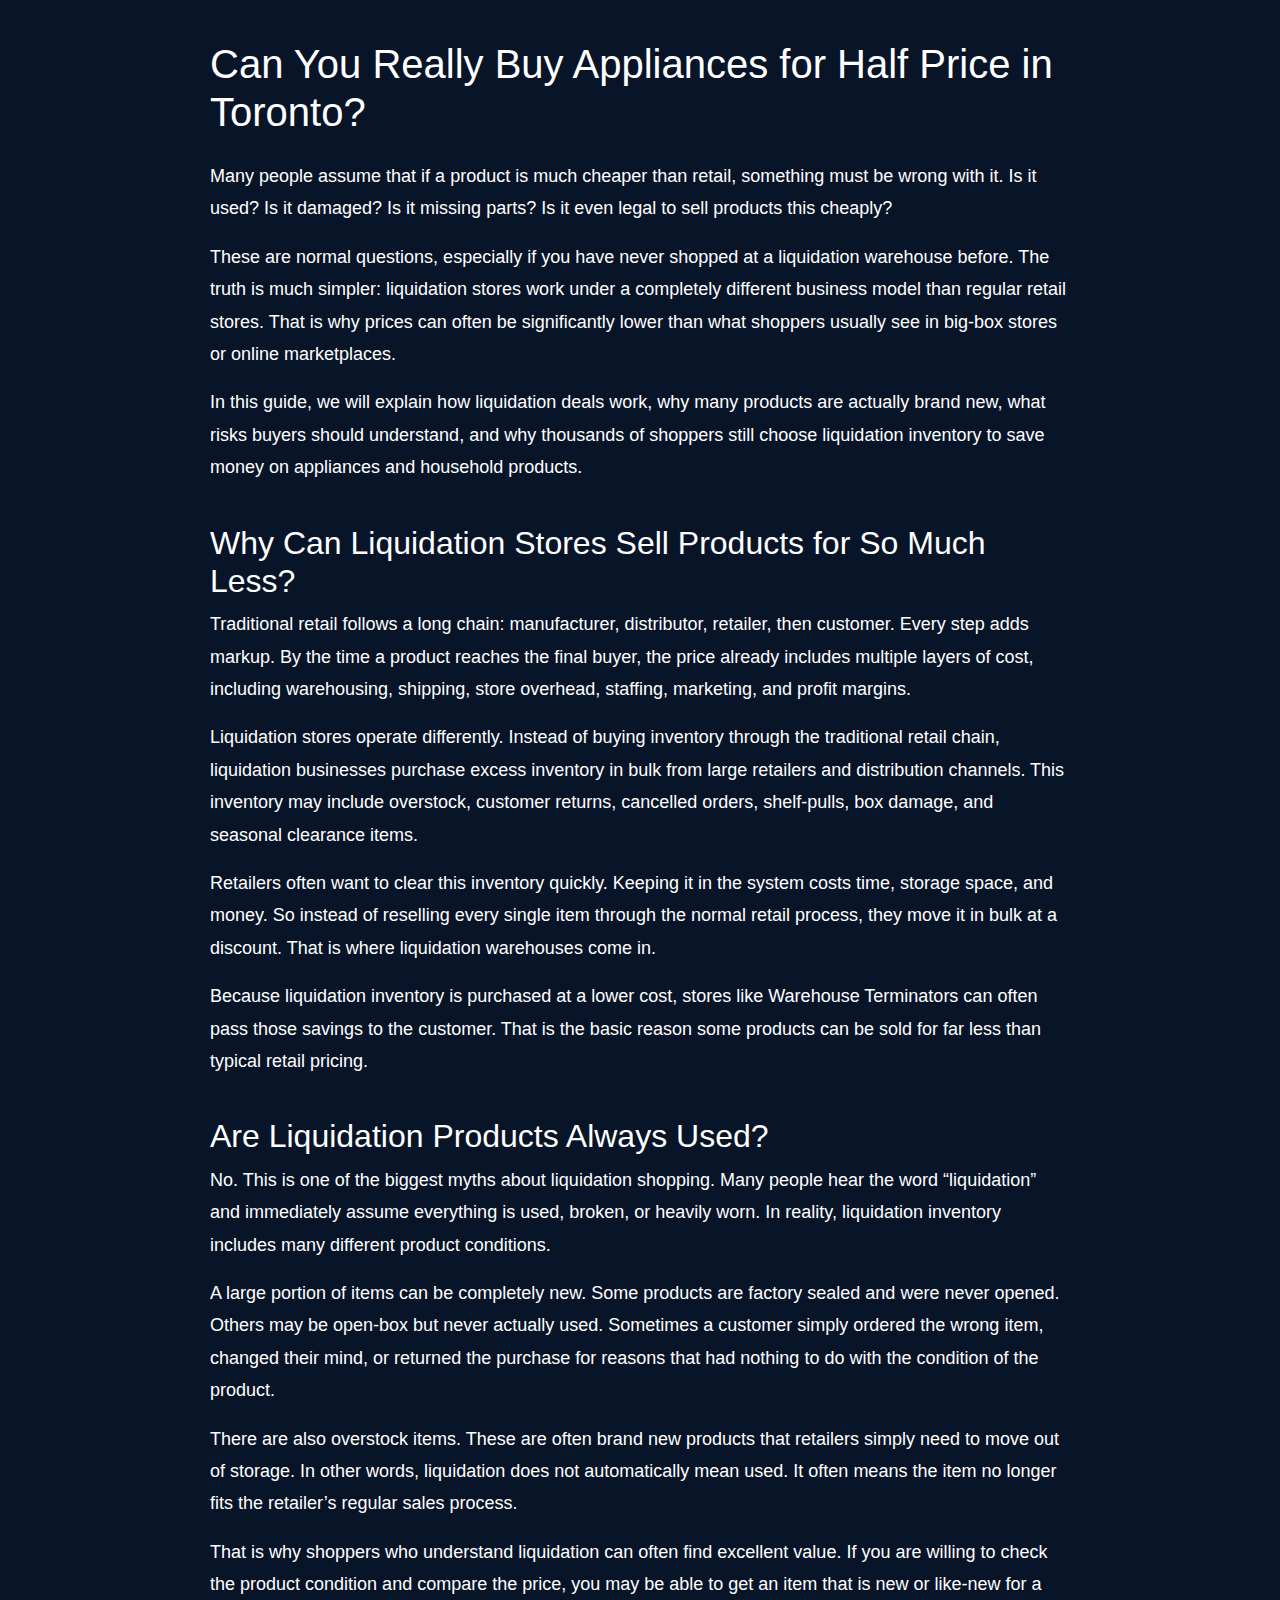
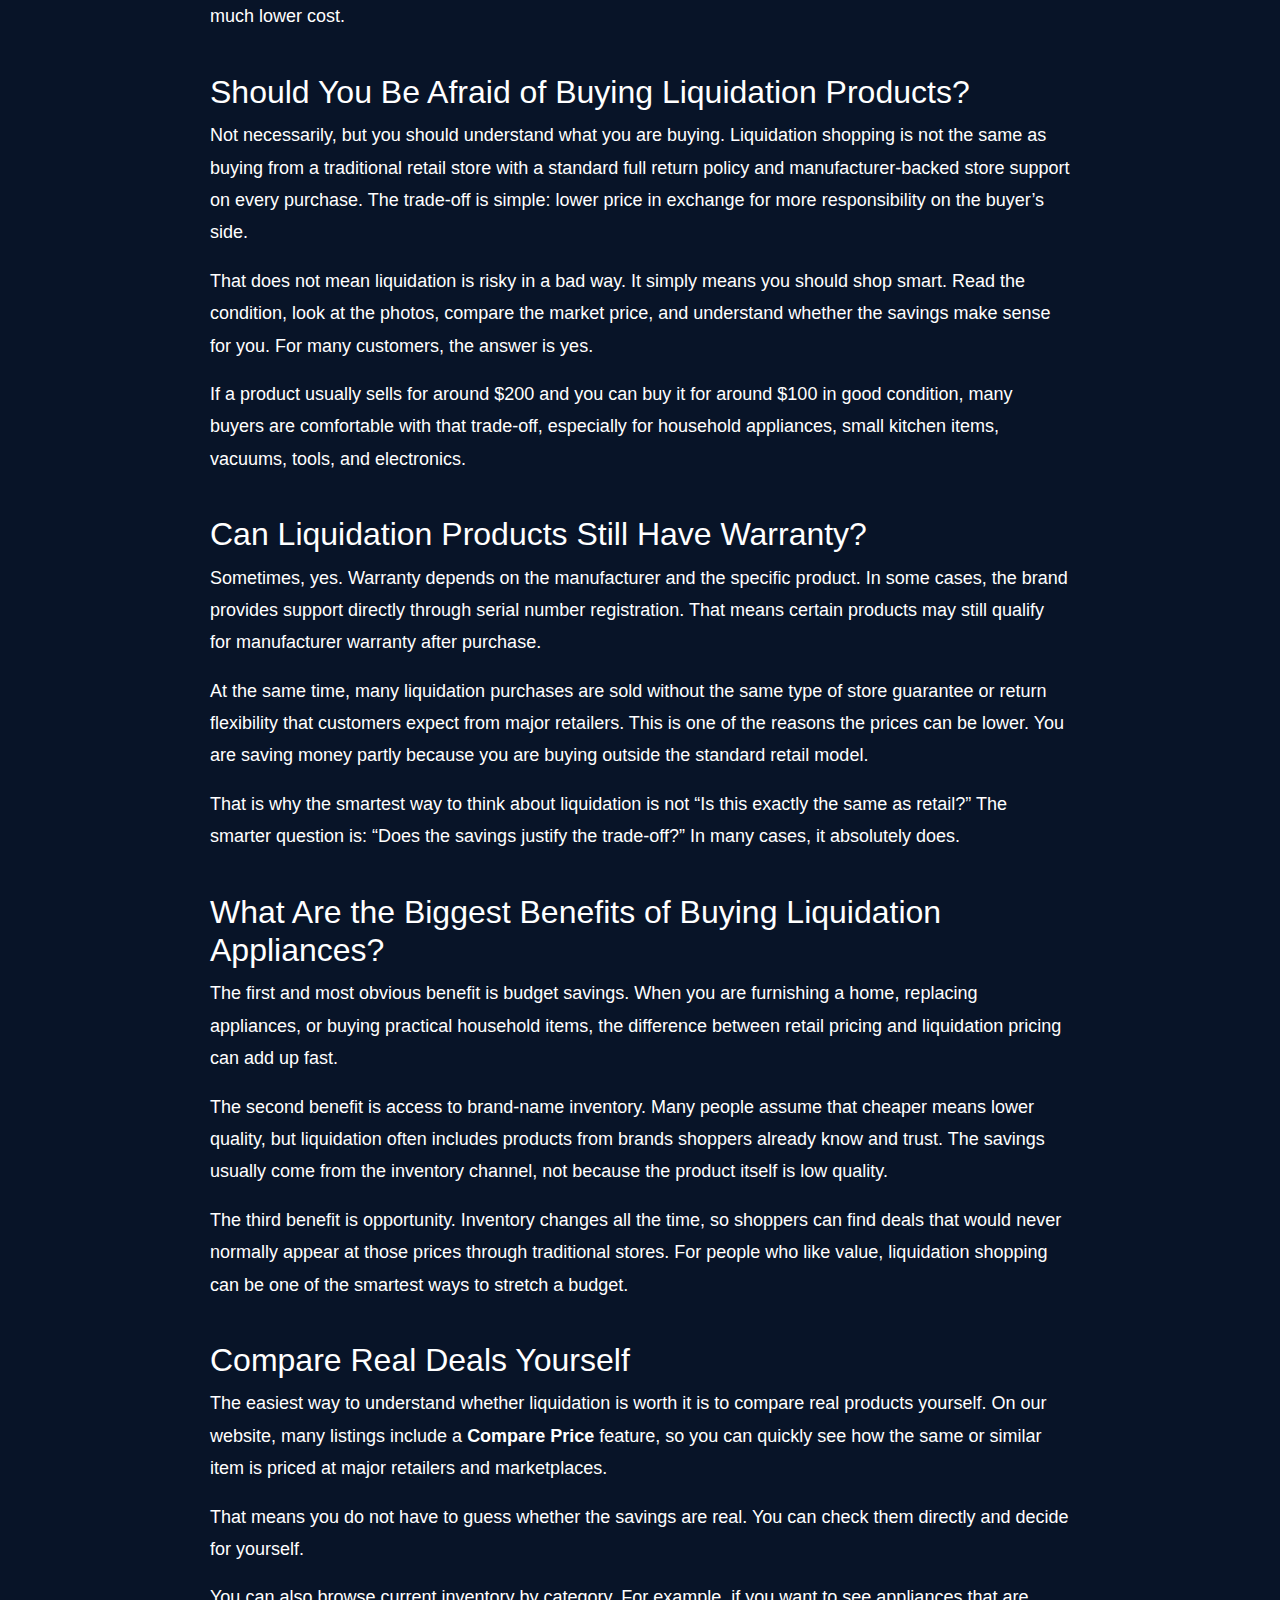
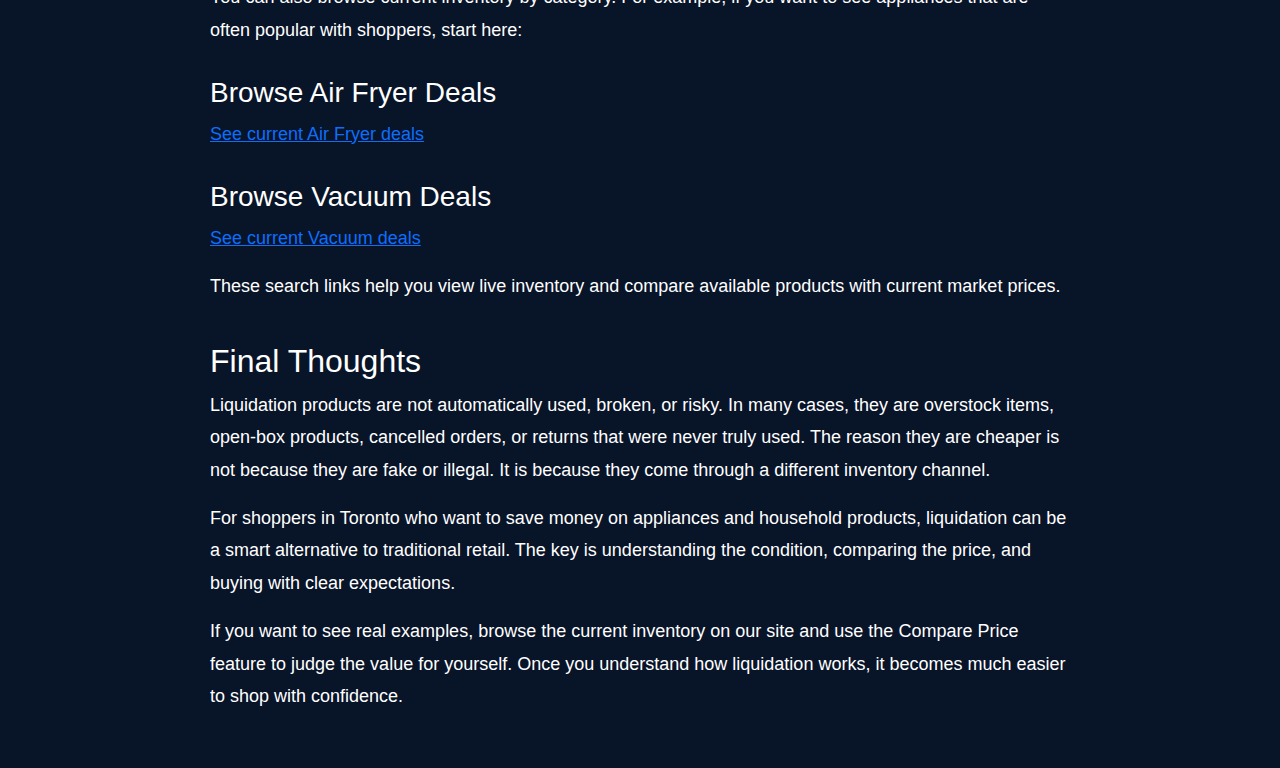
<file: how-liquidation-appliances-toronto.html>
<!DOCTYPE html>
<html lang="en">
<head>
  <meta charset="UTF-8" />
  <meta name="viewport" content="width=device-width, initial-scale=1.0" />
  <title>Can You Really Buy Appliances for Half Price in Toronto? | Liquidation Deals Explained</title>
  <meta name="description" content="Learn how liquidation deals work in Toronto, why many products are brand new, and how shoppers can compare real prices on appliances like air fryers and vacuums." />
  <link href="css/styles.css" rel="stylesheet" />
</head>
<body style="background:#081428;color:white;font-family:Arial, sans-serif;">
  <div style="max-width:900px;margin:0 auto;padding:40px 20px;line-height:1.8;font-size:18px;">

    <h1 style="margin-bottom:24px;">Can You Really Buy Appliances for Half Price in Toronto?</h1>

    <p>
      Many people assume that if a product is much cheaper than retail, something must be wrong with it.
      Is it used? Is it damaged? Is it missing parts? Is it even legal to sell products this cheaply?
    </p>

    <p>
      These are normal questions, especially if you have never shopped at a liquidation warehouse before.
      The truth is much simpler: liquidation stores work under a completely different business model than regular retail stores.
      That is why prices can often be significantly lower than what shoppers usually see in big-box stores or online marketplaces.
    </p>

    <p>
      In this guide, we will explain how liquidation deals work, why many products are actually brand new,
      what risks buyers should understand, and why thousands of shoppers still choose liquidation inventory to save money on appliances and household products.
    </p>

    <h2 style="margin-top:40px;">Why Can Liquidation Stores Sell Products for So Much Less?</h2>

    <p>
      Traditional retail follows a long chain: manufacturer, distributor, retailer, then customer.
      Every step adds markup. By the time a product reaches the final buyer, the price already includes multiple layers of cost,
      including warehousing, shipping, store overhead, staffing, marketing, and profit margins.
    </p>

    <p>
      Liquidation stores operate differently. Instead of buying inventory through the traditional retail chain,
      liquidation businesses purchase excess inventory in bulk from large retailers and distribution channels.
      This inventory may include overstock, customer returns, cancelled orders, shelf-pulls, box damage, and seasonal clearance items.
    </p>

    <p>
      Retailers often want to clear this inventory quickly. Keeping it in the system costs time, storage space, and money.
      So instead of reselling every single item through the normal retail process, they move it in bulk at a discount.
      That is where liquidation warehouses come in.
    </p>

    <p>
      Because liquidation inventory is purchased at a lower cost, stores like Warehouse Terminators can often pass those savings to the customer.
      That is the basic reason some products can be sold for far less than typical retail pricing.
    </p>

    <h2 style="margin-top:40px;">Are Liquidation Products Always Used?</h2>

    <p>
      No. This is one of the biggest myths about liquidation shopping.
      Many people hear the word “liquidation” and immediately assume everything is used, broken, or heavily worn.
      In reality, liquidation inventory includes many different product conditions.
    </p>

    <p>
      A large portion of items can be completely new. Some products are factory sealed and were never opened.
      Others may be open-box but never actually used. Sometimes a customer simply ordered the wrong item, changed their mind,
      or returned the purchase for reasons that had nothing to do with the condition of the product.
    </p>

    <p>
      There are also overstock items. These are often brand new products that retailers simply need to move out of storage.
      In other words, liquidation does not automatically mean used.
      It often means the item no longer fits the retailer’s regular sales process.
    </p>

    <p>
      That is why shoppers who understand liquidation can often find excellent value.
      If you are willing to check the product condition and compare the price,
      you may be able to get an item that is new or like-new for a much lower cost.
    </p>

    <h2 style="margin-top:40px;">Should You Be Afraid of Buying Liquidation Products?</h2>

    <p>
      Not necessarily, but you should understand what you are buying.
      Liquidation shopping is not the same as buying from a traditional retail store with a standard full return policy and manufacturer-backed store support on every purchase.
      The trade-off is simple: lower price in exchange for more responsibility on the buyer’s side.
    </p>

    <p>
      That does not mean liquidation is risky in a bad way. It simply means you should shop smart.
      Read the condition, look at the photos, compare the market price, and understand whether the savings make sense for you.
      For many customers, the answer is yes.
    </p>

    <p>
      If a product usually sells for around $200 and you can buy it for around $100 in good condition,
      many buyers are comfortable with that trade-off, especially for household appliances, small kitchen items, vacuums, tools, and electronics.
    </p>

    <h2 style="margin-top:40px;">Can Liquidation Products Still Have Warranty?</h2>

    <p>
      Sometimes, yes. Warranty depends on the manufacturer and the specific product.
      In some cases, the brand provides support directly through serial number registration.
      That means certain products may still qualify for manufacturer warranty after purchase.
    </p>

    <p>
      At the same time, many liquidation purchases are sold without the same type of store guarantee or return flexibility that customers expect from major retailers.
      This is one of the reasons the prices can be lower.
      You are saving money partly because you are buying outside the standard retail model.
    </p>

    <p>
      That is why the smartest way to think about liquidation is not “Is this exactly the same as retail?”
      The smarter question is: “Does the savings justify the trade-off?”
      In many cases, it absolutely does.
    </p>

    <h2 style="margin-top:40px;">What Are the Biggest Benefits of Buying Liquidation Appliances?</h2>

    <p>
      The first and most obvious benefit is budget savings.
      When you are furnishing a home, replacing appliances, or buying practical household items,
      the difference between retail pricing and liquidation pricing can add up fast.
    </p>

    <p>
      The second benefit is access to brand-name inventory.
      Many people assume that cheaper means lower quality, but liquidation often includes products from brands shoppers already know and trust.
      The savings usually come from the inventory channel, not because the product itself is low quality.
    </p>

    <p>
      The third benefit is opportunity.
      Inventory changes all the time, so shoppers can find deals that would never normally appear at those prices through traditional stores.
      For people who like value, liquidation shopping can be one of the smartest ways to stretch a budget.
    </p>

    <h2 style="margin-top:40px;">Compare Real Deals Yourself</h2>

    <p>
      The easiest way to understand whether liquidation is worth it is to compare real products yourself.
      On our website, many listings include a <strong>Compare Price</strong> feature,
      so you can quickly see how the same or similar item is priced at major retailers and marketplaces.
    </p>

    <p>
      That means you do not have to guess whether the savings are real.
      You can check them directly and decide for yourself.
    </p>

    <p>
      You can also browse current inventory by category.
      For example, if you want to see appliances that are often popular with shoppers, start here:
    </p>

    <h3 style="margin-top:30px;">Browse Air Fryer Deals</h3>
    <p>
<a href="/products.html?s=air+fryer">
        See current Air Fryer deals
      </a>
    </p>

    <h3 style="margin-top:30px;">Browse Vacuum Deals</h3>
    <p>
    <a href="/products.html?s=vacuum">
        See current Vacuum deals
      </a>
    </p>

    <p>
      These search links help you view live inventory and compare available products with current market prices.
    </p>

    <h2 style="margin-top:40px;">Final Thoughts</h2>

    <p>
      Liquidation products are not automatically used, broken, or risky.
      In many cases, they are overstock items, open-box products, cancelled orders, or returns that were never truly used.
      The reason they are cheaper is not because they are fake or illegal. It is because they come through a different inventory channel.
    </p>

    <p>
      For shoppers in Toronto who want to save money on appliances and household products,
      liquidation can be a smart alternative to traditional retail.
      The key is understanding the condition, comparing the price, and buying with clear expectations.
    </p>

    <p>
      If you want to see real examples, browse the current inventory on our site and use the Compare Price feature to judge the value for yourself.
      Once you understand how liquidation works, it becomes much easier to shop with confidence.
    </p>

  </div>
</body>
</html>
</file>
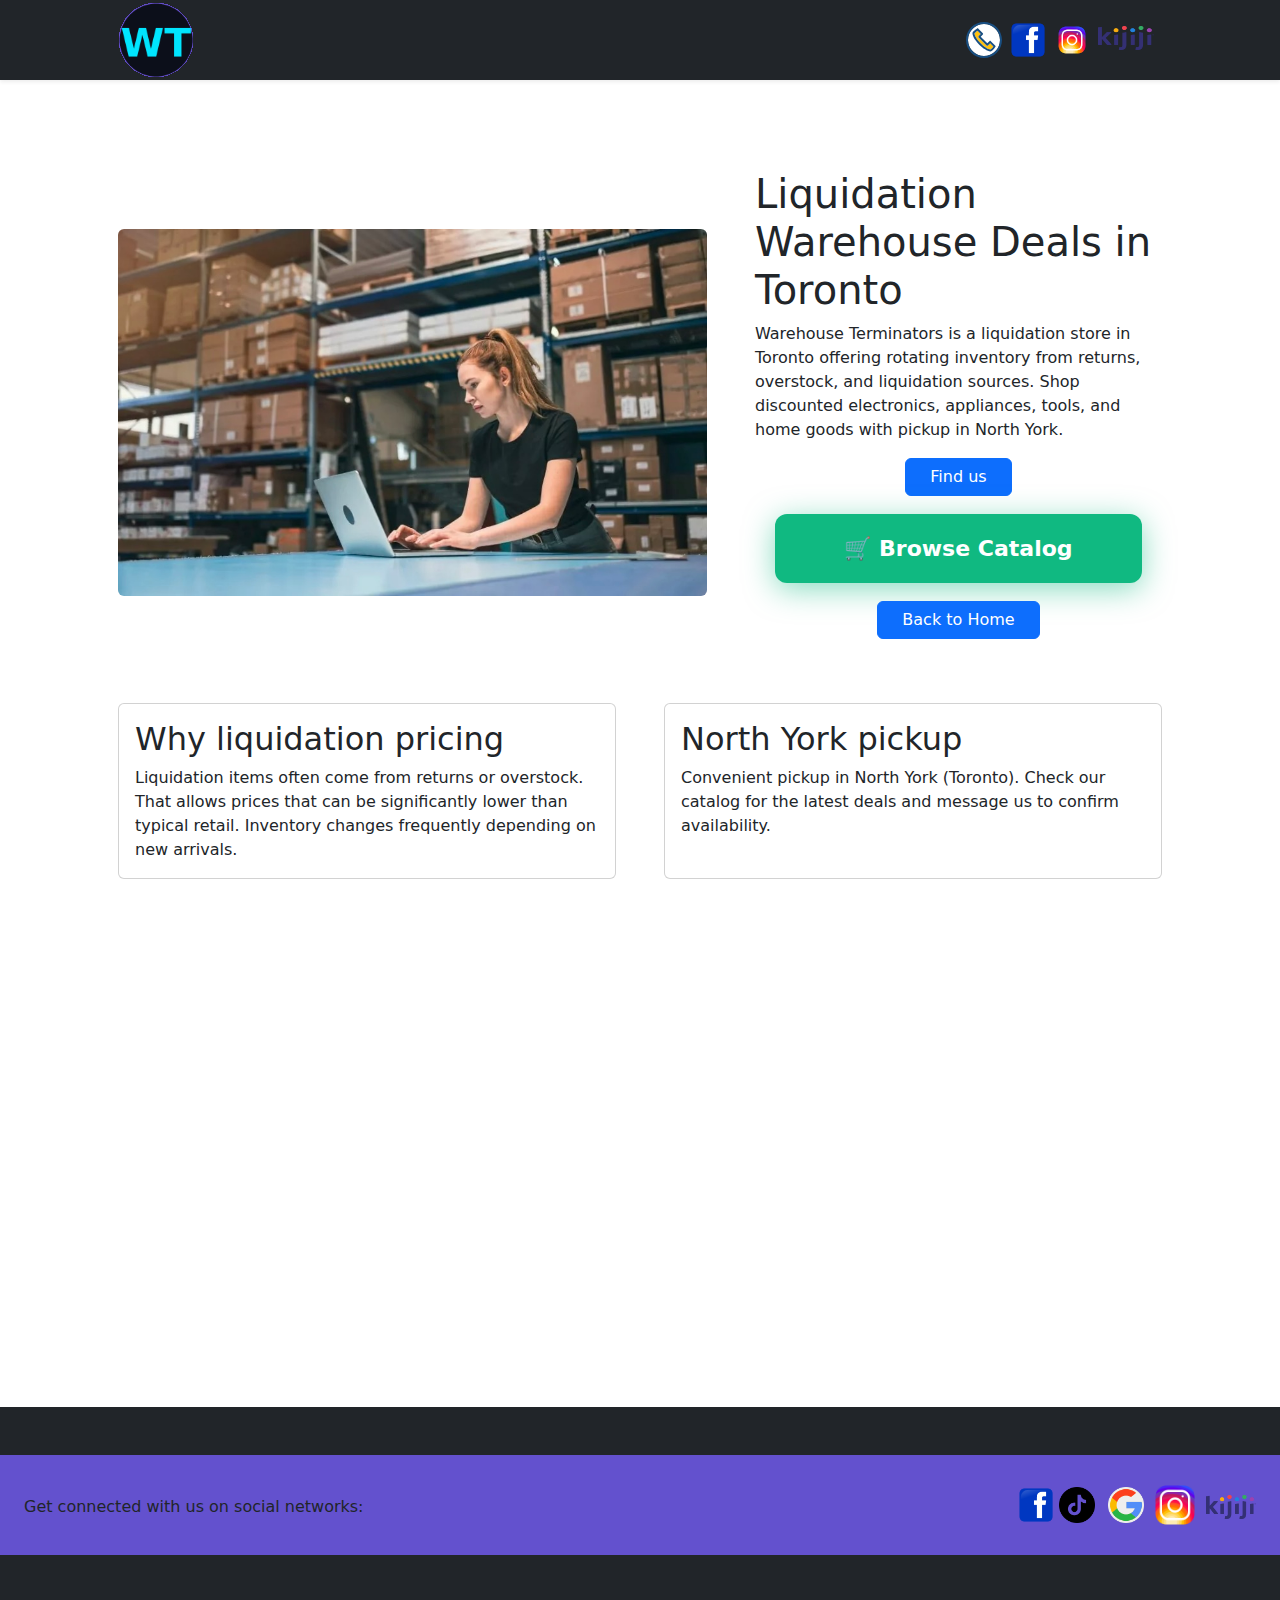
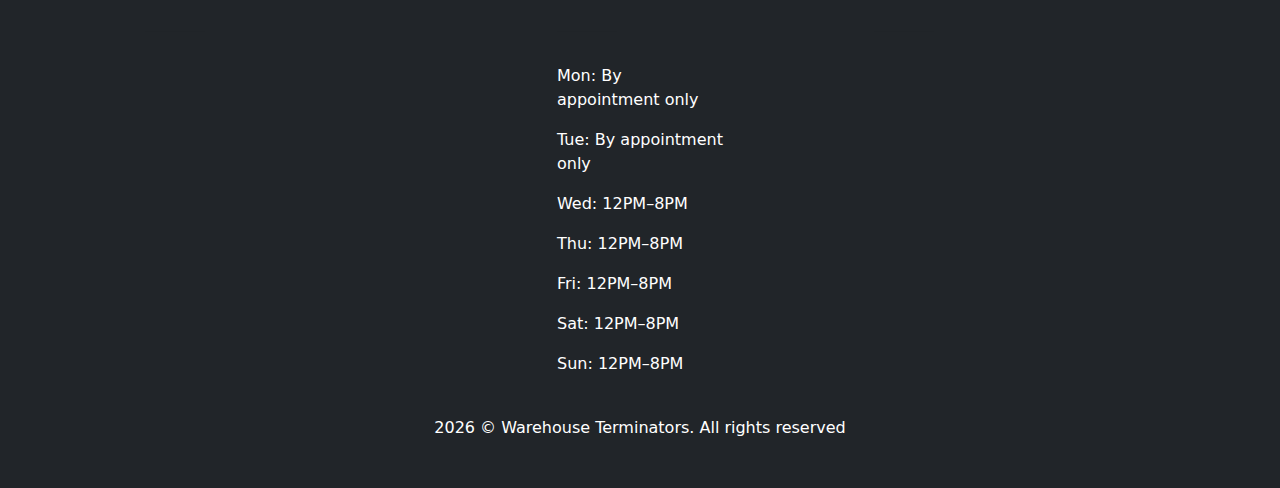
<file: liquidation-warehouse-toronto.html>
<!DOCTYPE html>
<html lang="en">
<head>

  <script async src="https://www.googletagmanager.com/gtag/js?id=G-YF5MVRT2CM"></script>
  <script>
    window.dataLayer = window.dataLayer || [];
    function gtag(){dataLayer.push(arguments);}
    gtag('js', new Date());
    gtag('config', 'G-YF5MVRT2CM');
  </script>

  <meta charset="utf-8" />
  <meta name="google-site-verification" content="onWdbOBC53CuSBkvs32chbEhuO_tKdupVPTNM1c-ISc" />
  <meta name="viewport" content="width=device-width, initial-scale=1, shrink-to-fit=no" />

  <title>Liquidation Warehouse Toronto | Warehouse Terminators</title>
  <meta name="description" content="Liquidation warehouse deals in Toronto. Electronics, appliances, tools and home goods at liquidation prices. Pickup in North York." />
  <meta name="robots" content="all,follow" />
  <meta name="author" content="Shop" />

  <script type="application/ld+json">
  {
    "@context": "https://schema.org",
    "@type": "Store",
    "name": "Warehouse Terminators",
    "image": "https://terminatordeals.ca/logo.png",
    "url": "https://terminatordeals.ca/liquidation-warehouse-toronto.html",
    "telephone": "+13653784497",
    "address": {
      "@type": "PostalAddress",
      "streetAddress": "126A Oakdale Rd",
      "addressLocality": "North York",
      "addressRegion": "ON",
      "postalCode": "M3N 1V9",
      "addressCountry": "CA"
    }
  }
  </script>

  <link rel="me" href="https://www.instagram.com/warehouse_terminators">
  <link rel="me" href="https://www.tiktok.com/@warehouse_terminators">
  <link rel="me" href="https://www.facebook.com/warehouse_terminators">

  <link rel="icon" type="image/x-icon" href="favicon.ico" />
  <link href="css/styles.css" rel="stylesheet" />
</head>

<body>
  <nav class="navbar navbar-expand navbar-dark bg-dark shadow-sm fixed-navbar">
    <div class="container px-5 d-flex align-items-center" style="height:64px;">
      <a class="navbar-brand navbar-expand-sm" href="/"><img src="assets/logo.png" alt="Logo" class="logo" /></a>

      <button class="navbar-toggler ms-auto" type="button" data-bs-toggle="collapse" data-bs-target="#navbarSupportedContent"
        aria-controls="navbarSupportedContent" aria-expanded="false" aria-label="Toggle navigation"><span class="navbar-toggler-icon"></span></button>

      <div class="collapse navbar-collapse flex-row justify-content-end align-items-center" id="navbarSupportedContent">
        <ul class="navbar-nav ms-auto navbar-collapsed">
          <li class="nav-item me-2"><a href="tel:+13653784497"><img width="36" height="36" src="assets/phone.svg" /></a></li>
          <li class="nav-item me-2"><a href="https://www.facebook.com/marketplace/profile/100087362320711/"><img width="36" height="36"
            src="assets/fb.png" target="_blank" rel="noopener" alt="Warehouse Terminators Facebook page" /></a></li>
          <li class="nav-item me-2"><a href="https://www.instagram.com/warehouse_terminators"><img width="36" height="36"
            src="assets/icons8-instagram-240.png" target="_blank" rel="noopener" alt="Warehouse Terminators Instagram page" /></a></li>
          <li class="nav-item me-2"><a href="https://kijiji.ca/o-profile/1045923955"><img style="padding-top: 4px;" width="56" height="28"
            src="assets/kjj_logo.png" target="_blank" rel="noopener" alt="Warehouse Terminators Kijiji page" /></a></li>
        </ul>
      </div>
    </div>
  </nav>

  <div class="container px-4 px-lg-5" style="margin-top:90px;">
    <div class="row gx-4 gx-lg-5 align-items-center my-5">
      <div class="col-lg-7">
        <img class="img-fluid rounded mb-4 mb-lg-0" src="assets/happy_customer.webp" alt="Liquidation warehouse Toronto deals" />
      </div>
      <div class="col-lg-5">
        <h1 class="font-weight-light">Liquidation Warehouse Deals in Toronto</h1>
        <p>
          Warehouse Terminators is a liquidation store in Toronto offering rotating inventory from returns, overstock, and liquidation sources.
          Shop discounted electronics, appliances, tools, and home goods with pickup in North York.
        </p>

        <div class="d-flex flex-column align-items-center my-3">
          <a class="btn btn-primary mb-2 px-4" href="#contact">Find us</a>

          <a href="/products.html"
             style="display:block;background:#10b981;color:#fff;font-weight:700;padding:18px 0;border-radius:12px;font-size:22px;
                    text-decoration:none;width:90%;max-width:420px;text-align:center;box-shadow:0 6px 30px rgba(16,185,129,0.5);
                    margin:10px 0;transition:all 0.3s ease;">
            🛒 Browse Catalog
          </a>

          <a class="btn btn-primary mt-2 px-4" href="/">Back to Home</a>
        </div>

        <style>
          a[href="/products.html"]:hover {
            background:#34d399;
            box-shadow:0 8px 40px rgba(16,185,129,0.7);
            transform:scale(1.05);
          }
        </style>
      </div>
    </div>

    <div class="row gx-4 gx-lg-5">
      <div class="col-md-6 mb-5">
        <div class="card h-100">
          <div class="card-body">
            <h2 class="card-title">Why liquidation pricing</h2>
            <p class="card-text">
              Liquidation items often come from returns or overstock. That allows prices that can be significantly lower than typical retail.
              Inventory changes frequently depending on new arrivals.
            </p>
          </div>
        </div>
      </div>

      <div class="col-md-6 mb-5">
        <div class="card h-100">
          <div class="card-body">
            <h2 class="card-title">North York pickup</h2>
            <p class="card-text">
              Convenient pickup in North York (Toronto). Check our catalog for the latest deals and message us to confirm availability.
            </p>
          </div>
        </div>
      </div>
    </div>
  </div>

  <div class="map container" id="contact">
    <iframe src="https://www.google.com/maps?q=126A%20Oakdale%20Rd%2C%20North%20York%2C%20ON%20M3N%201V9&output=embed"
      allowfullscreen="" loading="lazy"></iframe>
    <br />
  </div>

  <footer class="py-5 bg-dark" class="text-center text-lg-start text-white" style="background-color: #1c2331">
    <section class="d-flex justify-content-between p-4" style="background-color: #6351ce">
      <div class="mt-3"><span>Get connected with us on social networks:</span></div>
      <div id="social" сlass="flex-row">
        <a href="https://www.facebook.com/marketplace/profile/100087362320711/"><img width="36" height="36" src="assets/fb.png"
          target="_blank" rel="noopener" alt="Warehouse Terminators Facebook page" /></a>
        <a class="me-2" href="https://www.tiktok.com/@warehouse_terminators?_t=ZN-900AeICXOPm&_r=1"><img width="36" height="36"
          src="assets/tiktok.png" target="_blank" rel="noopener" alt="Warehouse Terminators Tiktok page" /></a>
        <a href="https://maps.app.goo.gl/1GtZCpAg2BqMGhpM7"><img width="36" height="36" src="assets/google.png"
          target="_blank" rel="noopener" alt="Warehouse Terminators Google page" /></a>
        <a href="https://www.instagram.com/warehouse_terminators"><img width="52" height="52" src="assets/icons8-instagram-240.png"
          target="_blank" rel="noopener" alt="Warehouse Terminators Instagram page" /></a>
        <a href="https://kijiji.ca/o-profile/1045923955"><img style="padding-top: 4px;" width="50" height="28" src="assets/kjj_logo.png"
          target="_blank" rel="noopener" alt="Warehouse Terminators Kijiji page" /></a>
      </div>
    </section>

    <footer class="bottom-footer">
      <div class="container text-center text-md-start mt-5">
        <div class="row mt-3">
          <div class="col-md-3 col-lg-4 col-xl-3 mx-auto mb-4">
            <h6 class="text-uppercase fw-bold">Warehouse Terminators</h6>
            <hr class="mb-4 mt-0 d-inline-block mx-auto" style="width: 60px; height: 2px" />
            <p></p>
          </div>

          <div class="col-md-3 col-lg-2 col-xl-2 mx-auto mb-4">
            <h6 class="text-uppercase fw-bold">Hours:</h6>
            <hr class="mb-4 mt-0 d-inline-block mx-auto" style="width: 60px; height: 2px" />
            <p class="text-white">Mon: By appointment only</p>
<p class="text-white">Tue: By appointment only</p>
<p class="text-white">Wed: 12PM–8PM</p>
<p class="text-white">Thu: 12PM–8PM</p>
<p class="text-white">Fri: 12PM–8PM</p>
<p class="text-white">Sat: 12PM–8PM</p>
<p class="text-white">Sun: 12PM–8PM</p>
          </div>

          <div class="col-md-4 col-lg-3 col-xl-3 mx-auto mb-md-0 mb-4">
            <h6 class="text-uppercase fw-bold">Contact</h6>
            <hr class="mb-4 mt-0 d-inline-block mx-auto" style="width: 60px;  height: 2px" />
            <p>126A Oakdale Rd, North York, ON M3N 1V9, Toronto, Canada</p>
            <p>+1 (365) 378 44 97</p>
          </div>
        </div>
      </div>

      <div id="footer" class="container px-4 px-lg-5">
        <p class="m-0 text-center text-white"><span id="year"></span> &copy; Warehouse Terminators. All rights reserved</p>
      </div>
    </footer>
  </footer>

  <script src="https://cdn.jsdelivr.net/npm/bootstrap@5.2.3/dist/js/bootstrap.bundle.min.js"></script>
  <script src="js/scripts.js"></script>
</body>
</html>
</file>
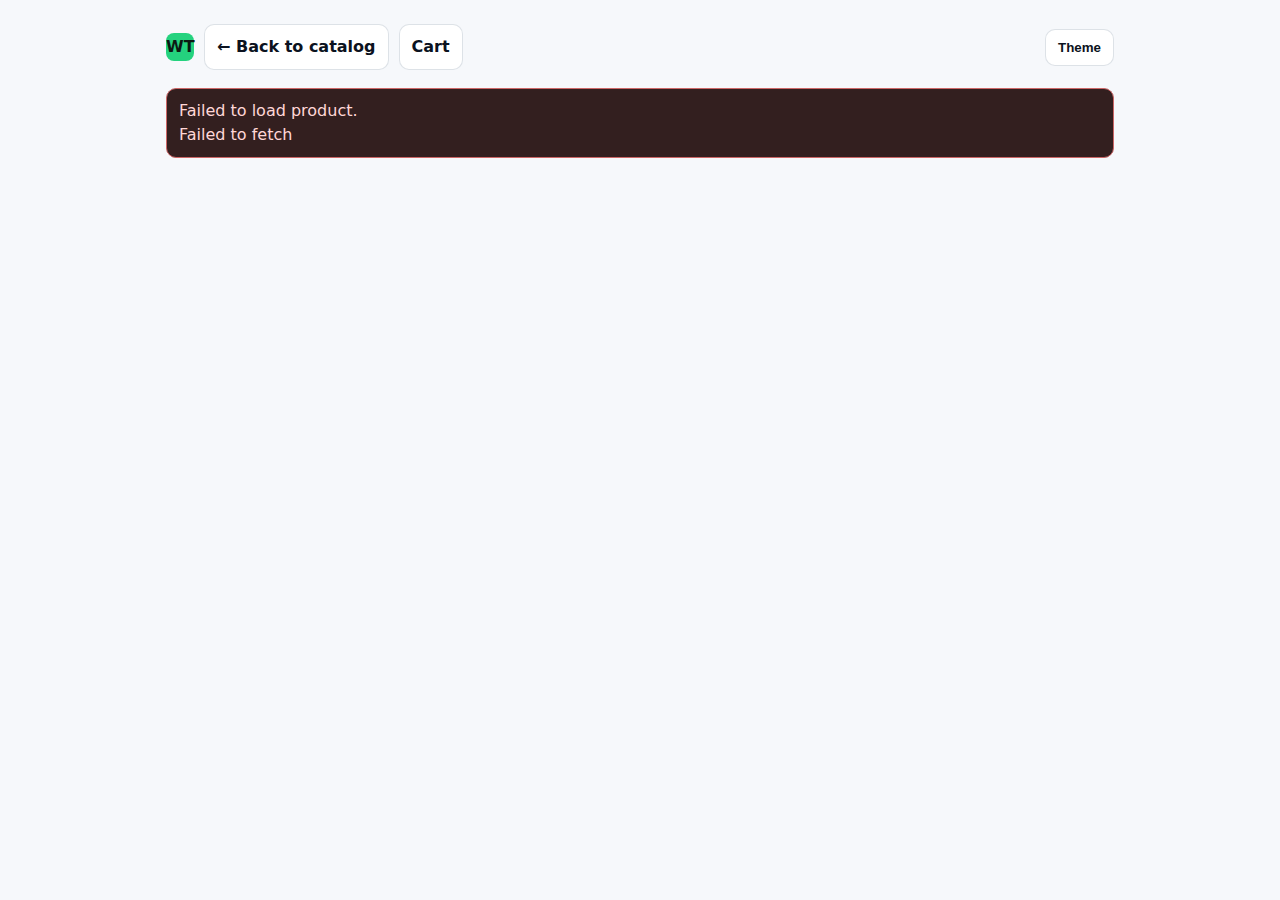
<file: product.html>
<!doctype html>
<html lang="en" data-theme="dark">
<head>
<meta charset="utf-8">
<meta name="viewport" content="width=device-width,initial-scale=1">
<title>Product • Terminator Deals</title>

<meta name="robots" content="index, follow" />
<meta name="description" content="Product details and price at Terminator Deals in Toronto." />
<link rel="canonical" href="https://terminatordeals.ca/product.html" />

<style>
:root{
--bg:#0f1218;
--card:#161b22;
--text:#e9eef5;
--muted:#9fb0c3;
--brand:#16c172;
--chip:#263040;
--chipText:#9fb0c3;
--shadow:0 8px 28px rgba(0,0,0,.35)
}

[data-theme="light"]{
--bg:#f6f8fb;
--card:#fff;
--text:#0b1220;
--muted:#4b5b70;
--brand:#0aa46a;
--chip:#e9eef6;
--chipText:#42536a;
--shadow:0 8px 28px rgba(10,20,40,.12)
}

*{box-sizing:border-box}

body{
margin:0;
background:var(--bg);
color:var(--text);
font:16px/1.5 system-ui,Inter,Arial
}

.wrap{
max-width:980px;
margin:24px auto;
padding:0 16px
}

header{
display:flex;
align-items:center;
gap:10px;
margin-bottom:18px;
flex-wrap:wrap
}

.logo{
width:28px;
height:28px;
border-radius:8px;
background:#24d27e;
color:#0c1a12;
display:grid;
place-items:center;
font-weight:800
}

.btn{
background:var(--card);
border:1px solid rgba(120,140,160,.25);
color:var(--text);
border-radius:10px;
padding:10px 12px;
cursor:pointer;
text-decoration:none;
display:inline-flex;
align-items:center;
justify-content:center;
font-weight:700
}

.btn.primary{
background:var(--brand);
border:none;
color:#072116;
font-weight:700
}

.btn.secondary{
background:var(--chip);
color:var(--chipText);
border:none
}

.grid{
display:grid;
gap:24px
}

@media (min-width:900px){
.grid{
grid-template-columns:1fr 1fr
}
}

.img{
width:100%;
aspect-ratio:4/3;
object-fit:cover;
border-radius:14px;
box-shadow:var(--shadow);
background:#0b0f14
}

.price{
display:flex;
align-items:baseline;
gap:12px;
font-size:20px
}

.now{
color:#00d084;
font-weight:800
}

.old{
color:var(--muted);
text-decoration:line-through
}

.muted{
color:var(--muted)
}

.error{
background:#331f1f;
border:1px solid #cc6666;
color:#ffd7d7;
border-radius:10px;
padding:10px 12px;
margin:12px 0;
white-space:pre-wrap
}

.shipping-box{
background:#121923;
border:1px solid rgba(120,140,160,.2);
border-radius:12px;
padding:12px;
margin:16px 0;
font-size:14px;
line-height:1.5
}

.actions{
display:flex;
gap:10px;
flex-wrap:wrap
}

/* MOBILE IMPROVEMENTS */

@media (max-width:768px){

.wrap{
padding:0 12px
}

.grid{
gap:16px
}

.img{
aspect-ratio:1/1
}

h1{
font-size:22px;
line-height:1.25;
margin-top:12px;

display:-webkit-box;
-webkit-line-clamp:3;
-webkit-box-orient:vertical;
overflow:hidden
}

.price{
font-size:18px
}

.muted{
font-size:14px
}

.btn{
height:42px;
font-size:14px;
border-radius:12px
}

.actions .btn{
width:100%
}

}
</style>
</head>

<body>

<div class="wrap">

<header>
<div class="logo">WT</div>
<a href="products.html" class="btn">← Back to catalog</a>
<a href="/cart.html" class="btn">Cart</a>
<button id="theme" class="btn" style="margin-left:auto">Theme</button>
</header>

<div id="err" class="error" style="display:none"></div>
<div id="content" class="grid"></div>

</div>

<script>
/* CONFIG */
const SHEET_ID = "1KzTz3QsWVZeVuxtE7Jw0uAqMBvvdQHT_Wuuv1zeWZk";
const GID = "0";
const SHEET_NAME = "Catalog";
const WHATSAPP = "13653784497";
const CART_KEY = "wt_cart";

/* THEME */
const applyTheme = t => {
  document.documentElement.setAttribute('data-theme', t);
  localStorage.setItem('theme', t);
};

(() => {
  applyTheme(localStorage.getItem('theme') || (matchMedia('(prefers-color-scheme: dark)').matches ? 'dark' : 'light'));

  document.getElementById('theme').onclick = () => {
    applyTheme(document.documentElement.getAttribute('data-theme') === 'dark' ? 'light' : 'dark');
  };
})();

/* CART */
function getCart(){
  try{
    return JSON.parse(localStorage.getItem(CART_KEY) || "[]");
  }catch{
    return [];
  }
}

function saveCart(cart){
  localStorage.setItem(CART_KEY, JSON.stringify(cart));
}

function addToCart(item){
  const cart = getCart();
  const existing = cart.find(x => x.id === item.id);

  if(existing){
    existing.qty = Number(existing.qty || 1) + 1;
  } else {
    cart.push({
      id: item.id,
      title: item.title,
      price_now: item.price_now,
      image: item.image,
      condition: item.condition || "",
      shipping_canada: !!item.shipping_canada,
      qty: 1
    });
  }

  saveCart(cart);
  alert("Added to cart");
}

/* HELPERS */
function slug(s){
  return String(s || '')
    .toLowerCase()
    .trim()
    .replace(/[^\p{L}\p{N}]+/ug,'-')
    .replace(/(^-|-$)/g,'')
    .slice(0,120);
}

function money(n){
  return '$' + Number(n || 0).toLocaleString();
}

function parseCSV(text){
  const rows = [];
  let i = 0, cur = '', row = [], inQ = false;

  while(i < text.length){
    const c = text[i];

    if(c === '"'){
      if(inQ && text[i+1] === '"'){ cur += '"'; i++; }
      else inQ = !inQ;
    }
    else if(c === ',' && !inQ){
      row.push(cur);
      cur = '';
    }
    else if((c === '\n' || c === '\r') && !inQ){
      if(cur !== '' || row.length){
        row.push(cur);
        rows.push(row);
        row = [];
        cur = '';
      }
    }
    else cur += c;

    i++;
  }

  if(cur !== '' || row.length){
    row.push(cur);
    rows.push(row);
  }

  const head = (rows.shift() || []).map(h => String(h || '').trim());

  return rows
    .filter(r => r.some(x => String(x || '').trim() !== ''))
    .map(r => {
      const obj = {};
      head.forEach((h, idx) => obj[h] = (r[idx] || '').trim());
      return obj;
    });
}

const PUBLISHED_CSV = "https://docs.google.com/spreadsheets/d/e/2PACX-1vRXCtr0EyBGmVEwq7s8aADwD_B37OUu1QWTsKU5jrqulvAidhNWJrMzjOFZ2skbC9bkgWjW77uKosNC/pub?output=csv&gid=0";

async function loadSheet(){
  const r = await fetch(PUBLISHED_CSV, { cache: "no-store" });
  if(!r.ok) throw new Error(`HTTP ${r.status}`);
  return parseCSV(await r.text());
}

/* SEO */
function setProductSEO(item){
  const base = "https://terminatordeals.ca";
  const url = base + "/product.html?id=" + encodeURIComponent(item.id || "");

  document.title = (item.title || "Product") + " – Terminator Deals Toronto";

  let meta = document.querySelector('meta[name="description"]');
  if(!meta){
    meta = document.createElement("meta");
    meta.name = "description";
    document.head.appendChild(meta);
  }

  meta.content = (item.details || item.title || "Liquidation deal in Toronto").slice(0,155);
}

(async()=>{

  try{

    const id = new URLSearchParams(location.search).get('id');
    const rows = await loadSheet();

    const items = rows.map(r => ({
      id: slug(r.id || r.title),
      title: r.title || '',
      price_now: Number(r.price_now || 0),
      price_old: r.price_old ? Number(r.price_old) : '',
      category: r.category || '',
      details: r.details || '',
      image: r.image || '',
      amazon_url: r.amazon_url || '',
      in_stock: r.in_stock || '',
      condition: r.condition || r.Condition || '',
      shipping_canada: String(r.shipping_canada || '').toLowerCase() === 'yes'
    }));

    const x = items.find(i => i.id === id);

    if(!x){
      const b = document.getElementById('err');
      b.style.display = 'block';
      b.textContent = 'Product not found.';
      return;
    }

    setProductSEO(x);

    const img = (x.image && /^https?:\/\//i.test(x.image)) ? x.image : 'assets/placeholder.webp';
    const cmp = (x.amazon_url && /^https?:\/\//i.test(x.amazon_url)) ? x.amazon_url : '';

    window.currentProduct = {
      id: x.id,
      title: x.title,
      price_now: x.price_now,
      image: img,
      condition: x.condition || "",
      shipping_canada: !!x.shipping_canada
    };

    const productUrl = `https://terminatordeals.ca/product.html?id=${encodeURIComponent(x.id)}`;

    const wa = `https://wa.me/${WHATSAPP}?text=` + encodeURIComponent(
`Hi! I'm interested in ${x.title}

Price: ${money(x.price_now)}
Category: ${x.category}
${x.condition ? `Condition: ${x.condition}` : ''}
${x.shipping_canada ? `Shipping: Available across Canada` : ''}

${productUrl}`
    );

    document.getElementById('content').innerHTML = `
      <div>
        <img class="img" src="${img}" alt="${x.title}" onerror="this.src='assets/placeholder.webp'">
      </div>

      <div>
        <h1>${x.title}</h1>

        <div class="muted" style="margin-bottom:10px">${x.category || ''}</div>

        <div class="price" style="margin-bottom:12px">
          <span class="now">${money(x.price_now)}</span>
          ${x.price_old ? `<span class="old">${money(x.price_old)}</span>` : ''}
        </div>

        ${x.condition ? `<div class="muted" style="margin-bottom:12px"><strong>Condition:</strong> ${x.condition}</div>` : ''}

        ${x.shipping_canada ? `
        <div class="shipping-box">
          🚚 Shipping across Canada<br>
          📦 Pickup in North York<br>
          ⚡ Same-day GTA delivery
        </div>
        ` : `
        <div class="shipping-box">
          📦 Pickup in North York<br>
          ⚡ Same-day GTA delivery
        </div>
        `}

        <p class="muted" style="margin-bottom:16px">
          ${(x.details || '').replace(/\n/g,'<br>')}
        </p>

        <div class="actions">
          <button class="btn secondary" onclick="addToCart(window.currentProduct)">Add to cart</button>
          <a class="btn primary" href="${wa}" target="_blank" rel="noopener">WhatsApp</a>
          ${cmp ? `<a class="btn secondary" href="${cmp}" target="_blank" rel="noopener nofollow">Compare price</a>` : ''}
          <a class="btn secondary" href="/cart.html">Cart</a>
        </div>
      </div>
    `;

  } catch(e){

    const b = document.getElementById('err');
    b.style.display = 'block';
    b.textContent = `Failed to load product.\n${e.message}`;
    console.error(e);

  }

})();
</script>

</body>
</html>
</file>
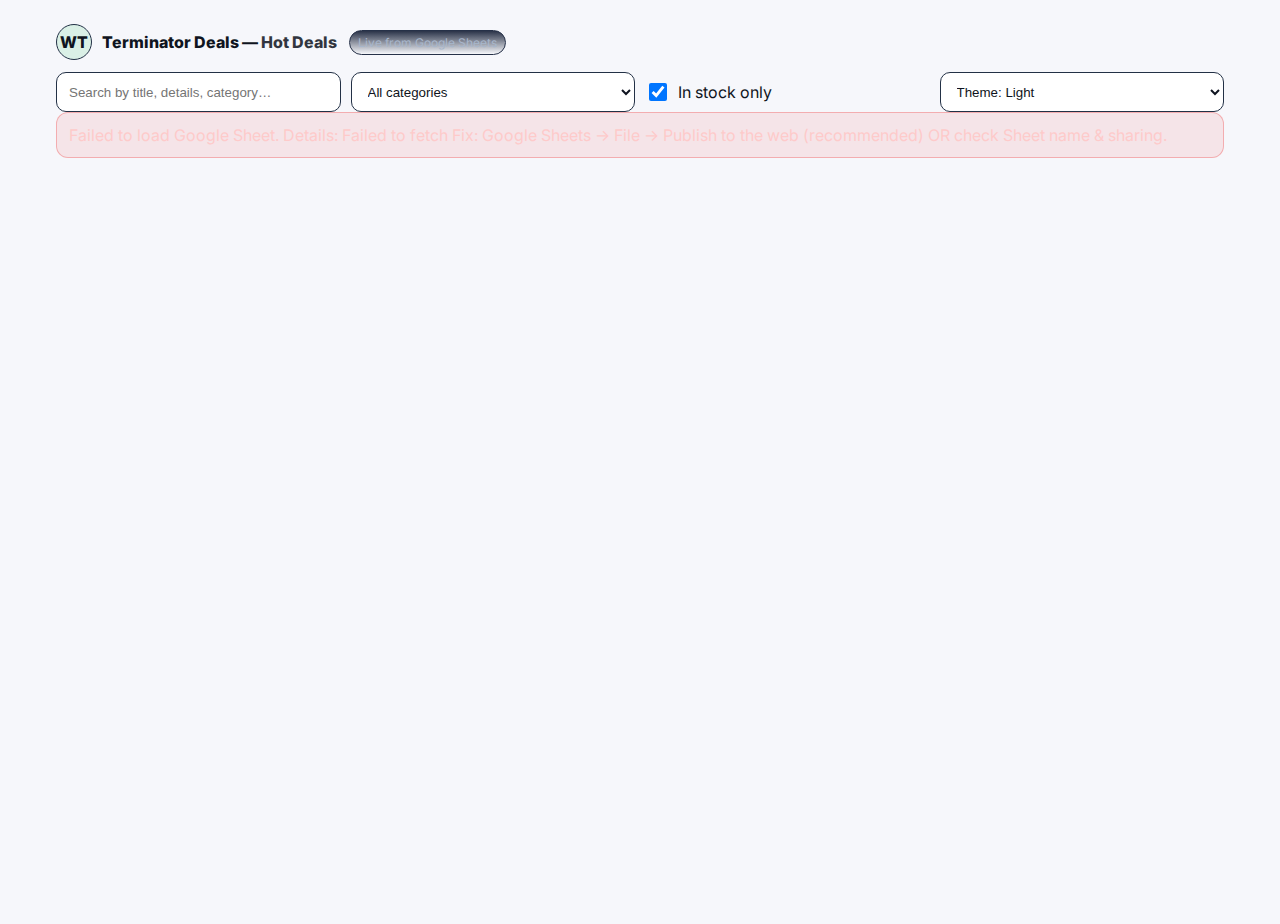
<file: products.html>
<!doctype html>
<html lang="en" data-theme="dark">
<head>
  <meta charset="utf-8" />
  <meta name="viewport" content="width=device-width,initial-scale=1" />
  <title>Terminator Deals — Hot Deals</title>

  <meta name="description" content="Browse liquidation deals in Toronto. Electronics, appliances, tools and Amazon return items at warehouse prices. Pickup in North York or delivery available." />
  <meta name="robots" content="index, follow" />
  <link rel="canonical" href="https://terminatordeals.ca/products.html" />

  <link rel="preconnect" href="https://fonts.googleapis.com">
  <link href="https://fonts.googleapis.com/css2?family=Inter:wght@400;600;700&display=swap" rel="stylesheet">

  <style>
    :root{--bg:#0f1220;--card:#171a2b;--muted:#8ea0b5;--text:#eaf0ff;--brand:#22c55e;--brand-2:#2563eb;--chip:#1e293b;--error:#ef4444;--ring: rgba(37,99,235,.35);}
    [data-theme="light"]{--bg:#f6f7fb;--card:#ffffff;--muted:#5a6472;--text:#0f1420;--brand:#16a34a;--brand-2:#1d4ed8;--chip:#e8edf4;--ring: rgba(29,78,216,.25);}
    *{box-sizing:border-box} html,body{height:100%}
    body{margin:0;font-family:Inter,system-ui,-apple-system,Segoe UI,Roboto,Arial,sans-serif;background:var(--bg);color:var(--text);}
    .wrap{max-width:1200px;margin:24px auto;padding:0 16px}
    .bar{display:flex;align-items:center;gap:12px;flex-wrap:wrap}
    .badge{font-size:12px;padding:4px 8px;border-radius:999px;background:linear-gradient(180deg,#2a3348,transparent);border:1px solid #263148;color:#a7b6cb}
    .title{display:flex;align-items:center;gap:10px;font-weight:800}
    .title .dot{width:36px;height:36px;border-radius:50%;background:#22c55e22;display:grid;place-items:center;border:1px solid #233146}
    .controls{display:flex;gap:10px;flex-wrap:wrap;margin-top:12px}
    .input, select{height:40px;border:1px solid #233146;background:var(--card);color:var(--text);border-radius:10px;padding:0 12px;outline:none;transition:.2s;width:100%;}
    .input:focus, select:focus{border-color:#2b4a95; box-shadow:0 0 0 4px var(--ring)}
    .controls > *{flex:1 1 220px}
    .toggle{display:flex;align-items:center;gap:8px}
    .toggle input{width:18px;height:18px}
    .rightControls{margin-left:auto;display:flex;gap:10px;flex-wrap:wrap}

    #grid{display:grid; gap:16px; margin-top:16px; grid-template-columns:1fr;}
    @media (min-width:1024px){ #grid{ grid-template-columns:repeat(4, 1fr); } }

    .card{background:var(--card); border:1px solid #233146; border-radius:16px; overflow:hidden; transition: transform .18s ease, box-shadow .18s ease, border-color .18s ease;}
    .card:hover{transform:translateY(-4px) scale(1.02); box-shadow:0 10px 30px rgba(0,0,0,.25); border-color:#2b4a95;}
    .thumb{position:relative;aspect-ratio:4/3;background:#0b0f1a;overflow:hidden}
    .thumb img{width:100%;height:100%;object-fit:cover;display:block}
    .chip{position:absolute;top:8px;left:8px;background:var(--chip);color:#a9b6ca;border:1px solid #243145;border-radius:999px;font-size:12px;padding:3px 8px}

    .body{padding:12px 12px 14px}
    .name{font-weight:700;line-height:1.25;margin:0 0 4px}
    .priceRow{display:flex;align-items:baseline;gap:8px;font-weight:700}
    .old{color:#8ea0b5;text-decoration:line-through;font-weight:600}
    .meta{display:flex;align-items:center;gap:8px;margin:8px 0;color:#9fb0c7;font-size:12px}
    .meta .dot{width:6px;height:6px;border-radius:50%;background:#22c55e;box-shadow:0 0 0 3px rgba(34,197,94,.15)}
    .details{color:#c7d5ea;font-size:13px;line-height:1.35;margin:8px 0 12px}
    .details.collapsed{display:-webkit-box;-webkit-line-clamp:2;-webkit-box-orient:vertical;overflow:hidden}

    .btns{display:flex;gap:10px;flex-wrap:wrap}
    .btn{flex:1 1 130px; display:inline-flex;align-items:center;justify-content:center;gap:8px;height:40px;border-radius:12px;border:1px solid #233146;background:linear-gradient(180deg,#1b2334,transparent);color:var(--text);font-weight:700;text-decoration:none;transition:.18s;}
    .btn:hover{transform:translateY(-2px); box-shadow:0 8px 20px rgba(0,0,0,.25); border-color:#2b4a95}
    .btn.green{background:linear-gradient(180deg,#1f8a55,#10723f); border-color:#137845}
    .btn.blue{background:linear-gradient(180deg,#2356c9,#1f46a3); border-color:#244aa6}
    .btn.gray{background:linear-gradient(180deg,#2a3348,#1a2234); border-color:#2a3a55}

    .errorBox{background:rgba(239,68,68,.1); color:#fecaca; border:1px solid rgba(239,68,68,.35); padding:12px;border-radius:12px}
    .hidden{display:none}
    .foot{color:#7890ac;font-size:12px;margin:14px 0}
    .ok{color:#7dd3fc}
  </style>
</head>

<body>
  <h1 style="position:absolute;left:-9999px;width:1px;height:1px;overflow:hidden;">Liquidation Deals in Toronto — Warehouse Terminators</h1>

  <div class="wrap">
    <div class="bar">
      <div class="title">
        <span class="dot">WT</span>
        <div>Terminator Deals — <span style="opacity:.85">Hot Deals</span></div>
      </div>
      <span id="status" class="badge">Live from Google Sheets</span>
      <span id="loadmark" class="badge hidden ok">loaded</span>
    </div>

    <div class="controls">
      <input id="q" class="input" placeholder="Search by title, details, category…" />
      <select id="cat"><option value="*">All categories</option></select>
      <div class="toggle">
        <input id="stock" type="checkbox" checked>
        <label for="stock">In stock only</label>
      </div>
      <div class="rightControls">
        <select id="themeSel">
          <option value="dark">Theme: Dark</option>
          <option value="light">Theme: Light</option>
        </select>
      </div>
    </div>

    <div id="error" class="errorBox hidden"></div>
    <section id="grid"></section>
    <div id="empty" class="foot hidden">Nothing found.</div>
  </div>

<script>
/* ====== CONFIG ====== */
const SHEET_CSV_URL = "https://docs.google.com/spreadsheets/d/e/2PACX-1vRXCtr0EyBGmVEwq7s8aADwD_B37OUu1QWTsKU5jrqulvAidhNWJrMzjOFZ2skbC9bkgWjW77uKosNC/pub?gid=0&single=true&output=csv";
const WHATSAPP = "13653784497";

const STATUS = document.getElementById('status');
const ERRBOX = document.getElementById('error');
const LOADED = document.getElementById('loadmark');
const grid = document.getElementById('grid');

const money = n => `$${Number(n || 0).toLocaleString()}`;
const slug = s => String(s || '')
  .toLowerCase()
  .trim()
  .replace(/[^\p{L}\p{N}]+/ug, '-')
  .replace(/^-+|-+$/g, '')
  .slice(0, 120);

function csvToObjects(text){
  const rows = [];
  let i = 0, cur = '', row = [], inQ = false;

  while(i < text.length){
    const c = text[i];
    if(c === '"'){
      if(inQ && text[i+1] === '"'){ cur += '"'; i++; }
      else inQ = !inQ;
    } else if(c === ',' && !inQ){
      row.push(cur);
      cur = '';
    } else if((c === '\n' || c === '\r') && !inQ){
      if(cur !== '' || row.length){
        row.push(cur);
        rows.push(row);
        row = [];
        cur = '';
      }
    } else {
      cur += c;
    }
    i++;
  }

  if(cur !== '' || row.length){
    row.push(cur);
    rows.push(row);
  }

  const head = (rows.shift() || []).map(h => String(h || '').trim());

  return rows
    .filter(r => r.some(x => String(x || '').trim() !== ''))
    .map(r => {
      const obj = {};
      head.forEach((h, idx) => obj[h] = (r[idx] || '').trim());
      return obj;
    });
}

async function loadSheet(){
  const r = await fetch(SHEET_CSV_URL, { cache: "no-store" });
  if(!r.ok) throw new Error(`HTTP ${r.status}`);
  return csvToObjects(await r.text());
}

/* ====== THEME ====== */
(function initTheme(){
  const saved = localStorage.getItem('theme') || 'dark';
  document.documentElement.setAttribute('data-theme', saved);
  const themeSel = document.getElementById('themeSel');
  themeSel.value = saved;

  themeSel.addEventListener('change', e => {
    const val = e.target.value;
    document.documentElement.setAttribute('data-theme', val);
    localStorage.setItem('theme', val);
  });
})();

const qIn = document.getElementById('q');
const catIn = document.getElementById('cat');
const stockIn = document.getElementById('stock');

const FILTER = { q:'', cat:'*', stock:true };
let ITEMS = [];

function cardHTML(item){
  const id = item.id;
  const detailsSafe = (item.details || '').replace(/\s+/g, ' ').trim();
  const productUrl = `https://terminatordeals.ca/product.html?id=${encodeURIComponent(id)}`;

  const wa = `https://wa.me/${WHATSAPP}?text=` +
    encodeURIComponent(
`Hi! I'm interested in ${item.title}

Price: ${money(item.price_now)}
${item.condition ? `Condition: ${item.condition}` : ''}

${productUrl}`
    );

  const imgSrc = item.image && /^https?:\/\//i.test(item.image)
    ? item.image
    : 'assets/placeholder.webp';

  return `
  <article class="card">
    <a href="${productUrl}" style="text-decoration:none;color:inherit">
      <div class="thumb">
        <img src="${imgSrc}" alt="${item.title}" loading="lazy" onerror="this.src='assets/placeholder.webp'">
        <span class="chip">${item.category || 'Item'}</span>
      </div>
    </a>

    <div class="body">
      <a href="${productUrl}" style="text-decoration:none;color:inherit"><h3 class="name">${item.title}</h3></a>

      <div class="priceRow">
        <span>${money(item.price_now)}</span>
        ${item.price_old ? `<span class="old">${money(item.price_old)}</span>` : ''}
      </div>

      <div class="meta">
        <span class="dot" style="background:${item.in_stock ? '#22c55e' : '#ef4444'}"></span>
        ${item.in_stock ? 'In stock' : 'Out of stock'}
      </div>

      ${item.condition ? `<div class="meta">Condition: ${item.condition}</div>` : ''}

      <div class="details collapsed">${detailsSafe}</div>

      <div class="btns">
        <a class="btn gray" href="${productUrl}">View details</a>
        <a class="btn green" href="${wa}" target="_blank" rel="noopener">WhatsApp</a>
        ${item.amazon_url ? `<a class="btn blue" href="${item.amazon_url}" target="_blank" rel="noopener nofollow">Compare price</a>` : ''}
      </div>
    </div>
  </article>`;
}

function render(){
  const q = (FILTER.q || '').toLowerCase();

  const list = ITEMS.filter(it => {
    if(FILTER.stock && !it.in_stock) return false;
    if(FILTER.cat !== '*' && it.category !== FILTER.cat) return false;

    if(q){
      const hay = `${it.title} ${it.details} ${it.category} ${it.condition}`.toLowerCase();
      if(!hay.includes(q)) return false;
    }

    return true;
  });

  grid.innerHTML = list.map(cardHTML).join('');
  document.getElementById('empty').classList.toggle('hidden', list.length !== 0);
}

(async()=>{
  try{
    const rows = await loadSheet();

    ITEMS = rows.map(r => {
      const id = slug(r.id || r.title);
      return {
        id,
        title: r.title || 'Untitled',
        price_now: Number(r.price_now || 0),
        price_old: r.price_old ? Number(r.price_old) : '',
        category: r.category || 'Other',
        image: r.image || 'assets/placeholder.webp',
        details: r.details || '',
        condition: r.condition || r.Condition || '',
        amazon_url: r.amazon_url || '',
        in_stock: String(r.in_stock || 'yes').toLowerCase().startsWith('y')
      };
    });

    const cats = Array.from(new Set(ITEMS.map(x => x.category).filter(Boolean))).sort();
    catIn.innerHTML = `<option value="*">All categories</option>` +
      cats.map(c => `<option value="${c}">${c}</option>`).join('');

    LOADED.classList.remove('hidden');
    render();
  }catch(e){
    ERRBOX.classList.remove('hidden');
    ERRBOX.textContent = `Failed to load Google Sheet. Details: ${e.message || String(e)}\n\nFix: Google Sheets → File → Publish to the web (recommended) OR check Sheet name & sharing.`;
    console.error(e);
  }
})();

const params = new URLSearchParams(window.location.search);
const searchFromUrl = params.get('s');

if(searchFromUrl){
  FILTER.q = searchFromUrl;
  qIn.value = searchFromUrl;
}

qIn.oninput = e => {
  FILTER.q = e.target.value;
  render();
};

catIn.onchange = e => {
  FILTER.cat = e.target.value;
  render();
};

stockIn.onchange = e => {
  FILTER.stock = e.target.checked;
  render();
};
</script>
</body>
</html>
</file>
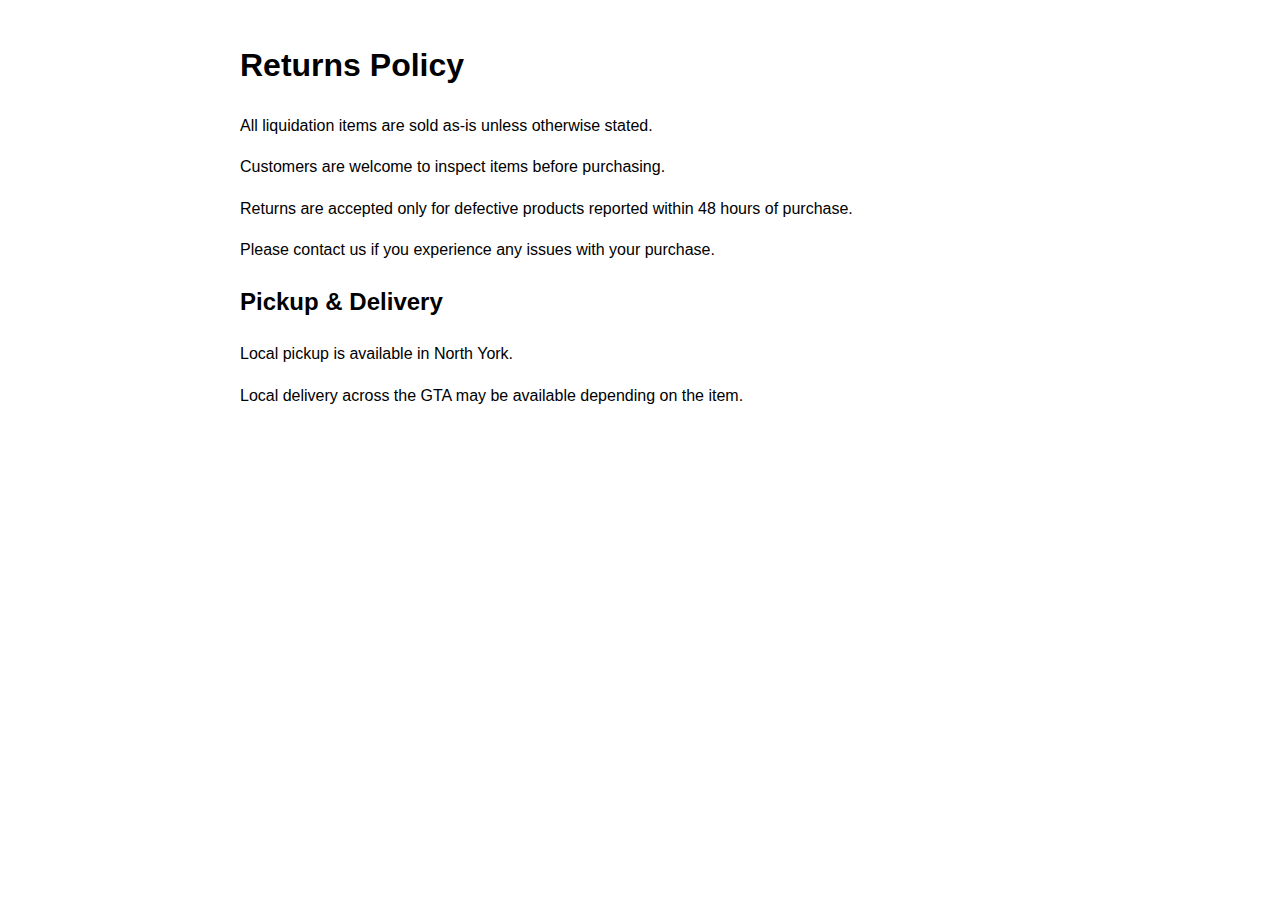
<file: returns.html>
<!DOCTYPE html>
<html lang="en">
<head>
<meta charset="UTF-8">
<title>Returns Policy - Terminator Deals</title>
<meta name="viewport" content="width=device-width, initial-scale=1">
</head>

<body style="font-family: Arial; max-width: 800px; margin: 40px auto; line-height:1.6;">

<h1>Returns Policy</h1>

<p>All liquidation items are sold as-is unless otherwise stated.</p>

<p>Customers are welcome to inspect items before purchasing.</p>

<p>Returns are accepted only for defective products reported within 48 hours of purchase.</p>

<p>Please contact us if you experience any issues with your purchase.</p>

<h2>Pickup & Delivery</h2>

<p>Local pickup is available in North York.</p>

<p>Local delivery across the GTA may be available depending on the item.</p>

</body>
</html>
</file>
<file: css/styles.css>
@charset "UTF-8";
:root {
  --bs-blue: #0d6efd;
  --bs-indigo: #6610f2;
  --bs-purple: #6f42c1;
  --bs-pink: #d63384;
  --bs-red: #dc3545;
  --bs-orange: #fd7e14;
  --bs-yellow: #ffc107;
  --bs-green: #198754;
  --bs-teal: #20c997;
  --bs-cyan: #0dcaf0;
  --bs-black: #000;
  --bs-white: #fff;
  --bs-gray: #6c757d;
  --bs-gray-dark: #343a40;
  --bs-gray-100: #f8f9fa;
  --bs-gray-200: #e9ecef;
  --bs-gray-300: #dee2e6;
  --bs-gray-400: #ced4da;
  --bs-gray-500: #adb5bd;
  --bs-gray-600: #6c757d;
  --bs-gray-700: #495057;
  --bs-gray-800: #343a40;
  --bs-gray-900: #212529;
  --bs-primary: #0d6efd;
  --bs-secondary: #6c757d;
  --bs-success: #198754;
  --bs-info: #0dcaf0;
  --bs-warning: #ffc107;
  --bs-danger: #dc3545;
  --bs-light: #f8f9fa;
  --bs-dark: #212529;
  --bs-primary-rgb: 13, 110, 253;
  --bs-secondary-rgb: 108, 117, 125;
  --bs-success-rgb: 25, 135, 84;
  --bs-info-rgb: 13, 202, 240;
  --bs-warning-rgb: 255, 193, 7;
  --bs-danger-rgb: 220, 53, 69;
  --bs-light-rgb: 248, 249, 250;
  --bs-dark-rgb: 33, 37, 41;
  --bs-white-rgb: 255, 255, 255;
  --bs-black-rgb: 0, 0, 0;
  --bs-body-color-rgb: 33, 37, 41;
  --bs-body-bg-rgb: 255, 255, 255;
  --bs-font-sans-serif: system-ui, -apple-system, "Segoe UI", Roboto, "Helvetica Neue", "Noto Sans", "Liberation Sans", Arial, sans-serif, "Apple Color Emoji", "Segoe UI Emoji", "Segoe UI Symbol", "Noto Color Emoji";
  --bs-font-monospace: SFMono-Regular, Menlo, Monaco, Consolas, "Liberation Mono", "Courier New", monospace;
  --bs-gradient: linear-gradient(180deg, rgba(255, 255, 255, 0.15), rgba(255, 255, 255, 0));
  --bs-body-font-family: var(--bs-font-sans-serif);
  --bs-body-font-size: 1rem;
  --bs-body-font-weight: 400;
  --bs-body-line-height: 1.5;
  --bs-body-color: #212529;
  --bs-body-bg: #fff;
  --bs-border-width: 1px;
  --bs-border-style: solid;
  --bs-border-color: #dee2e6;
  --bs-border-color-translucent: rgba(0, 0, 0, 0.175);
  --bs-border-radius: 0.375rem;
  --bs-border-radius-sm: 0.25rem;
  --bs-border-radius-lg: 0.5rem;
  --bs-border-radius-xl: 1rem;
  --bs-border-radius-2xl: 2rem;
  --bs-border-radius-pill: 50rem;
  --bs-link-color: #0d6efd;
  --bs-link-hover-color: #0a58ca;
  --bs-code-color: #d63384;
  --bs-highlight-bg: #fff3cd;
}

*,
*::before,
*::after {
  box-sizing: border-box;
}

@media (prefers-reduced-motion: no-preference) {
  :root {
    scroll-behavior: smooth;
  }
}

body {
  margin: 0;
  font-family: var(--bs-body-font-family);
  font-size: var(--bs-body-font-size);
  font-weight: var(--bs-body-font-weight);
  line-height: var(--bs-body-line-height);
  color: var(--bs-body-color);
  text-align: var(--bs-body-text-align);
  background-color: var(--bs-body-bg);
  -webkit-text-size-adjust: 100%;
  -webkit-tap-highlight-color: rgba(0, 0, 0, 0);
}

hr {
  margin: 1rem 0;
  color: inherit;
  border: 0;
  border-top: 1px solid;
  opacity: 0.25;
}

h6, .h6, h5, .h5, h4, .h4, h3, .h3, h2, .h2, h1, .h1 {
  margin-top: 0;
  margin-bottom: 0.5rem;
  font-weight: 500;
  line-height: 1.2;
}

h1, .h1 {
  font-size: calc(1.375rem + 1.5vw);
}
@media (min-width: 1200px) {
  h1, .h1 {
    font-size: 2.5rem;
  }
}

h2, .h2 {
  font-size: calc(1.325rem + 0.9vw);
}
@media (min-width: 1200px) {
  h2, .h2 {
    font-size: 2rem;
  }
}

h3, .h3 {
  font-size: calc(1.3rem + 0.6vw);
}
@media (min-width: 1200px) {
  h3, .h3 {
    font-size: 1.75rem;
  }
}

h4, .h4 {
  font-size: calc(1.275rem + 0.3vw);
}
@media (min-width: 1200px) {
  h4, .h4 {
    font-size: 1.5rem;
  }
}

h5, .h5 {
  font-size: 1.25rem;
}

h6, .h6 {
  font-size: 1rem;
}

p {
  margin-top: 0;
  margin-bottom: 1rem;
}

abbr[title] {
  -webkit-text-decoration: underline dotted;
          text-decoration: underline dotted;
  cursor: help;
  -webkit-text-decoration-skip-ink: none;
          text-decoration-skip-ink: none;
}

address {
  margin-bottom: 1rem;
  font-style: normal;
  line-height: inherit;
}

ol,
ul {
  padding-left: 2rem;
}

ol,
ul,
dl {
  margin-top: 0;
  margin-bottom: 1rem;
}

ol ol,
ul ul,
ol ul,
ul ol {
  margin-bottom: 0;
}

dt {
  font-weight: 700;
}

dd {
  margin-bottom: 0.5rem;
  margin-left: 0;
}

blockquote {
  margin: 0 0 1rem;
}

b,
strong {
  font-weight: bolder;
}

small, .small {
  font-size: 0.875em;
}

mark, .mark {
  padding: 0.1875em;
  background-color: var(--bs-highlight-bg);
}

sub,
sup {
  position: relative;
  font-size: 0.75em;
  line-height: 0;
  vertical-align: baseline;
}

sub {
  bottom: -0.25em;
}

sup {
  top: -0.5em;
}

a {
  color: var(--bs-link-color);
  text-decoration: underline;
}
a:hover {
  color: var(--bs-link-hover-color);
}

a:not([href]):not([class]), a:not([href]):not([class]):hover {
  color: inherit;
  text-decoration: none;
}

pre,
code,
kbd,
samp {
  font-family: var(--bs-font-monospace);
  font-size: 1em;
}

pre {
  display: block;
  margin-top: 0;
  margin-bottom: 1rem;
  overflow: auto;
  font-size: 0.875em;
}
pre code {
  font-size: inherit;
  color: inherit;
  word-break: normal;
}

code {
  font-size: 0.875em;
  color: var(--bs-code-color);
  word-wrap: break-word;
}
a > code {
  color: inherit;
}

kbd {
  padding: 0.1875rem 0.375rem;
  font-size: 0.875em;
  color: var(--bs-body-bg);
  background-color: var(--bs-body-color);
  border-radius: 0.25rem;
}
kbd kbd {
  padding: 0;
  font-size: 1em;
}

figure {
  margin: 0 0 1rem;
}

img,
svg {
  vertical-align: middle;
}

table {
  caption-side: bottom;
  border-collapse: collapse;
}

caption {
  padding-top: 0.5rem;
  padding-bottom: 0.5rem;
  color: #6c757d;
  text-align: left;
}

th {
  text-align: inherit;
  text-align: -webkit-match-parent;
}

thead,
tbody,
tfoot,
tr,
td,
th {
  border-color: inherit;
  border-style: solid;
  border-width: 0;
}

label {
  display: inline-block;
}

button {
  border-radius: 0;
}

button:focus:not(:focus-visible) {
  outline: 0;
}

input,
button,
select,
optgroup,
textarea {
  margin: 0;
  font-family: inherit;
  font-size: inherit;
  line-height: inherit;
}

button,
select {
  text-transform: none;
}

[role=button] {
  cursor: pointer;
}

select {
  word-wrap: normal;
}
select:disabled {
  opacity: 1;
}

[list]:not([type=date]):not([type=datetime-local]):not([type=month]):not([type=week]):not([type=time])::-webkit-calendar-picker-indicator {
  display: none !important;
}

button,
[type=button],
[type=reset],
[type=submit] {
  -webkit-appearance: button;
}
button:not(:disabled),
[type=button]:not(:disabled),
[type=reset]:not(:disabled),
[type=submit]:not(:disabled) {
  cursor: pointer;
}

::-moz-focus-inner {
  padding: 0;
  border-style: none;
}

textarea {
  resize: vertical;
}

fieldset {
  min-width: 0;
  padding: 0;
  margin: 0;
  border: 0;
}

legend {
  float: left;
  width: 100%;
  padding: 0;
  margin-bottom: 0.5rem;
  font-size: calc(1.275rem + 0.3vw);
  line-height: inherit;
}
@media (min-width: 1200px) {
  legend {
    font-size: 1.5rem;
  }
}
legend + * {
  clear: left;
}

::-webkit-datetime-edit-fields-wrapper,
::-webkit-datetime-edit-text,
::-webkit-datetime-edit-minute,
::-webkit-datetime-edit-hour-field,
::-webkit-datetime-edit-day-field,
::-webkit-datetime-edit-month-field,
::-webkit-datetime-edit-year-field {
  padding: 0;
}

::-webkit-inner-spin-button {
  height: auto;
}

[type=search] {
  outline-offset: -2px;
  -webkit-appearance: textfield;
}

/* rtl:raw:
[type="tel"],
[type="url"],
[type="email"],
[type="number"] {
  direction: ltr;
}
*/
::-webkit-search-decoration {
  -webkit-appearance: none;
}

::-webkit-color-swatch-wrapper {
  padding: 0;
}

::file-selector-button {
  font: inherit;
  -webkit-appearance: button;
}

output {
  display: inline-block;
}

iframe {
  border: 0;
}

summary {
  display: list-item;
  cursor: pointer;
}

progress {
  vertical-align: baseline;
}

[hidden] {
  display: none !important;
}

.lead {
  font-size: 1.25rem;
  font-weight: 300;
}

.display-1 {
  font-size: calc(1.625rem + 4.5vw);
  font-weight: 300;
  line-height: 1.2;
}
@media (min-width: 1200px) {
  .display-1 {
    font-size: 5rem;
  }
}

.display-2 {
  font-size: calc(1.575rem + 3.9vw);
  font-weight: 300;
  line-height: 1.2;
}
@media (min-width: 1200px) {
  .display-2 {
    font-size: 4.5rem;
  }
}

.display-3 {
  font-size: calc(1.525rem + 3.3vw);
  font-weight: 300;
  line-height: 1.2;
}
@media (min-width: 1200px) {
  .display-3 {
    font-size: 4rem;
  }
}

.display-4 {
  font-size: calc(1.475rem + 2.7vw);
  font-weight: 300;
  line-height: 1.2;
}
@media (min-width: 1200px) {
  .display-4 {
    font-size: 3.5rem;
  }
}

.display-5 {
  font-size: calc(1.425rem + 2.1vw);
  font-weight: 300;
  line-height: 1.2;
}
@media (min-width: 1200px) {
  .display-5 {
    font-size: 3rem;
  }
}

.display-6 {
  font-size: calc(1.375rem + 1.5vw);
  font-weight: 300;
  line-height: 1.2;
}
@media (min-width: 1200px) {
  .display-6 {
    font-size: 2.5rem;
  }
}

.list-unstyled {
  padding-left: 0;
  list-style: none;
}

.list-inline {
  padding-left: 0;
  list-style: none;
}

.list-inline-item {
  display: inline-block;
}
.list-inline-item:not(:last-child) {
  margin-right: 0.5rem;
}

.initialism {
  font-size: 0.875em;
  text-transform: uppercase;
}

.blockquote {
  margin-bottom: 1rem;
  font-size: 1.25rem;
}
.blockquote > :last-child {
  margin-bottom: 0;
}

.blockquote-footer {
  margin-top: -1rem;
  margin-bottom: 1rem;
  font-size: 0.875em;
  color: #6c757d;
}
.blockquote-footer::before {
  content: "— ";
}

.img-fluid {
  max-width: 100%;
  height: auto;
}

.img-thumbnail {
  padding: 0.25rem;
  background-color: #fff;
  border: 1px solid var(--bs-border-color);
  border-radius: 0.375rem;
  max-width: 100%;
  height: auto;
}

.figure {
  display: inline-block;
}

.figure-img {
  margin-bottom: 0.5rem;
  line-height: 1;
}

.figure-caption {
  font-size: 0.875em;
  color: #6c757d;
}

.container,
.container-fluid,
.container-xxl,
.container-xl,
.container-lg,
.container-md,
.container-sm {
  --bs-gutter-x: 1.5rem;
  --bs-gutter-y: 0;
  width: 100%;
  padding-right: calc(var(--bs-gutter-x) * 0.5);
  padding-left: calc(var(--bs-gutter-x) * 0.5);
  margin-right: auto;
  margin-left: auto;
}

@media (min-width: 576px) {
  .container-sm, .container {
    max-width: 540px;
  }
}
@media (min-width: 768px) {
  .container-md, .container-sm, .container {
    max-width: 720px;
  }
}
@media (min-width: 992px) {
  .container-lg, .container-md, .container-sm, .container {
    max-width: 960px;
  }
}
@media (min-width: 1200px) {
  .container-xl, .container-lg, .container-md, .container-sm, .container {
    max-width: 1140px;
  }
}
@media (min-width: 1400px) {
  .container-xxl, .container-xl, .container-lg, .container-md, .container-sm, .container {
    max-width: 1320px;
  }
}
.row {
  --bs-gutter-x: 1.5rem;
  --bs-gutter-y: 0;
  display: flex;
  flex-wrap: wrap;
  margin-top: calc(-1 * var(--bs-gutter-y));
  margin-right: calc(-0.5 * var(--bs-gutter-x));
  margin-left: calc(-0.5 * var(--bs-gutter-x));
}
.row > * {
  flex-shrink: 0;
  width: 100%;
  max-width: 100%;
  padding-right: calc(var(--bs-gutter-x) * 0.5);
  padding-left: calc(var(--bs-gutter-x) * 0.5);
  margin-top: var(--bs-gutter-y);
}

.col {
  flex: 1 0 0%;
}

.row-cols-auto > * {
  flex: 0 0 auto;
  width: auto;
}

.row-cols-1 > * {
  flex: 0 0 auto;
  width: 100%;
}

.row-cols-2 > * {
  flex: 0 0 auto;
  width: 50%;
}

.row-cols-3 > * {
  flex: 0 0 auto;
  width: 33.3333333333%;
}

.row-cols-4 > * {
  flex: 0 0 auto;
  width: 25%;
}

.row-cols-5 > * {
  flex: 0 0 auto;
  width: 20%;
}

.row-cols-6 > * {
  flex: 0 0 auto;
  width: 16.6666666667%;
}

.col-auto {
  flex: 0 0 auto;
  width: auto;
}

.col-1 {
  flex: 0 0 auto;
  width: 8.33333333%;
}

.col-2 {
  flex: 0 0 auto;
  width: 16.66666667%;
}

.col-3 {
  flex: 0 0 auto;
  width: 25%;
}

.col-4 {
  flex: 0 0 auto;
  width: 33.33333333%;
}

.col-5 {
  flex: 0 0 auto;
  width: 41.66666667%;
}

.col-6 {
  flex: 0 0 auto;
  width: 50%;
}

.col-7 {
  flex: 0 0 auto;
  width: 58.33333333%;
}

.col-8 {
  flex: 0 0 auto;
  width: 66.66666667%;
}

.col-9 {
  flex: 0 0 auto;
  width: 75%;
}

.col-10 {
  flex: 0 0 auto;
  width: 83.33333333%;
}

.col-11 {
  flex: 0 0 auto;
  width: 91.66666667%;
}

.col-12 {
  flex: 0 0 auto;
  width: 100%;
}

.offset-1 {
  margin-left: 8.33333333%;
}

.offset-2 {
  margin-left: 16.66666667%;
}

.offset-3 {
  margin-left: 25%;
}

.offset-4 {
  margin-left: 33.33333333%;
}

.offset-5 {
  margin-left: 41.66666667%;
}

.offset-6 {
  margin-left: 50%;
}

.offset-7 {
  margin-left: 58.33333333%;
}

.offset-8 {
  margin-left: 66.66666667%;
}

.offset-9 {
  margin-left: 75%;
}

.offset-10 {
  margin-left: 83.33333333%;
}

.offset-11 {
  margin-left: 91.66666667%;
}

.g-0,
.gx-0 {
  --bs-gutter-x: 0;
}

.g-0,
.gy-0 {
  --bs-gutter-y: 0;
}

.g-1,
.gx-1 {
  --bs-gutter-x: 0.25rem;
}

.g-1,
.gy-1 {
  --bs-gutter-y: 0.25rem;
}

.g-2,
.gx-2 {
  --bs-gutter-x: 0.5rem;
}

.g-2,
.gy-2 {
  --bs-gutter-y: 0.5rem;
}

.g-3,
.gx-3 {
  --bs-gutter-x: 1rem;
}

.g-3,
.gy-3 {
  --bs-gutter-y: 1rem;
}

.g-4,
.gx-4 {
  --bs-gutter-x: 1.5rem;
}

.g-4,
.gy-4 {
  --bs-gutter-y: 1.5rem;
}

.g-5,
.gx-5 {
  --bs-gutter-x: 3rem;
}

.g-5,
.gy-5 {
  --bs-gutter-y: 3rem;
}

@media (min-width: 576px) {
  .col-sm {
    flex: 1 0 0%;
  }
  .row-cols-sm-auto > * {
    flex: 0 0 auto;
    width: auto;
  }
  .row-cols-sm-1 > * {
    flex: 0 0 auto;
    width: 100%;
  }
  .row-cols-sm-2 > * {
    flex: 0 0 auto;
    width: 50%;
  }
  .row-cols-sm-3 > * {
    flex: 0 0 auto;
    width: 33.3333333333%;
  }
  .row-cols-sm-4 > * {
    flex: 0 0 auto;
    width: 25%;
  }
  .row-cols-sm-5 > * {
    flex: 0 0 auto;
    width: 20%;
  }
  .row-cols-sm-6 > * {
    flex: 0 0 auto;
    width: 16.6666666667%;
  }
  .col-sm-auto {
    flex: 0 0 auto;
    width: auto;
  }
  .col-sm-1 {
    flex: 0 0 auto;
    width: 8.33333333%;
  }
  .col-sm-2 {
    flex: 0 0 auto;
    width: 16.66666667%;
  }
  .col-sm-3 {
    flex: 0 0 auto;
    width: 25%;
  }
  .col-sm-4 {
    flex: 0 0 auto;
    width: 33.33333333%;
  }
  .col-sm-5 {
    flex: 0 0 auto;
    width: 41.66666667%;
  }
  .col-sm-6 {
    flex: 0 0 auto;
    width: 50%;
  }
  .col-sm-7 {
    flex: 0 0 auto;
    width: 58.33333333%;
  }
  .col-sm-8 {
    flex: 0 0 auto;
    width: 66.66666667%;
  }
  .col-sm-9 {
    flex: 0 0 auto;
    width: 75%;
  }
  .col-sm-10 {
    flex: 0 0 auto;
    width: 83.33333333%;
  }
  .col-sm-11 {
    flex: 0 0 auto;
    width: 91.66666667%;
  }
  .col-sm-12 {
    flex: 0 0 auto;
    width: 100%;
  }
  .offset-sm-0 {
    margin-left: 0;
  }
  .offset-sm-1 {
    margin-left: 8.33333333%;
  }
  .offset-sm-2 {
    margin-left: 16.66666667%;
  }
  .offset-sm-3 {
    margin-left: 25%;
  }
  .offset-sm-4 {
    margin-left: 33.33333333%;
  }
  .offset-sm-5 {
    margin-left: 41.66666667%;
  }
  .offset-sm-6 {
    margin-left: 50%;
  }
  .offset-sm-7 {
    margin-left: 58.33333333%;
  }
  .offset-sm-8 {
    margin-left: 66.66666667%;
  }
  .offset-sm-9 {
    margin-left: 75%;
  }
  .offset-sm-10 {
    margin-left: 83.33333333%;
  }
  .offset-sm-11 {
    margin-left: 91.66666667%;
  }
  .g-sm-0,
  .gx-sm-0 {
    --bs-gutter-x: 0;
  }
  .g-sm-0,
  .gy-sm-0 {
    --bs-gutter-y: 0;
  }
  .g-sm-1,
  .gx-sm-1 {
    --bs-gutter-x: 0.25rem;
  }
  .g-sm-1,
  .gy-sm-1 {
    --bs-gutter-y: 0.25rem;
  }
  .g-sm-2,
  .gx-sm-2 {
    --bs-gutter-x: 0.5rem;
  }
  .g-sm-2,
  .gy-sm-2 {
    --bs-gutter-y: 0.5rem;
  }
  .g-sm-3,
  .gx-sm-3 {
    --bs-gutter-x: 1rem;
  }
  .g-sm-3,
  .gy-sm-3 {
    --bs-gutter-y: 1rem;
  }
  .g-sm-4,
  .gx-sm-4 {
    --bs-gutter-x: 1.5rem;
  }
  .g-sm-4,
  .gy-sm-4 {
    --bs-gutter-y: 1.5rem;
  }
  .g-sm-5,
  .gx-sm-5 {
    --bs-gutter-x: 3rem;
  }
  .g-sm-5,
  .gy-sm-5 {
    --bs-gutter-y: 3rem;
  }
}
@media (min-width: 768px) {
  .col-md {
    flex: 1 0 0%;
  }
  .row-cols-md-auto > * {
    flex: 0 0 auto;
    width: auto;
  }
  .row-cols-md-1 > * {
    flex: 0 0 auto;
    width: 100%;
  }
  .row-cols-md-2 > * {
    flex: 0 0 auto;
    width: 50%;
  }
  .row-cols-md-3 > * {
    flex: 0 0 auto;
    width: 33.3333333333%;
  }
  .row-cols-md-4 > * {
    flex: 0 0 auto;
    width: 25%;
  }
  .row-cols-md-5 > * {
    flex: 0 0 auto;
    width: 20%;
  }
  .row-cols-md-6 > * {
    flex: 0 0 auto;
    width: 16.6666666667%;
  }
  .col-md-auto {
    flex: 0 0 auto;
    width: auto;
  }
  .col-md-1 {
    flex: 0 0 auto;
    width: 8.33333333%;
  }
  .col-md-2 {
    flex: 0 0 auto;
    width: 16.66666667%;
  }
  .col-md-3 {
    flex: 0 0 auto;
    width: 25%;
  }
  .col-md-4 {
    flex: 0 0 auto;
    width: 33.33333333%;
  }
  .col-md-5 {
    flex: 0 0 auto;
    width: 41.66666667%;
  }
  .col-md-6 {
    flex: 0 0 auto;
    width: 50%;
  }
  .col-md-7 {
    flex: 0 0 auto;
    width: 58.33333333%;
  }
  .col-md-8 {
    flex: 0 0 auto;
    width: 66.66666667%;
  }
  .col-md-9 {
    flex: 0 0 auto;
    width: 75%;
  }
  .col-md-10 {
    flex: 0 0 auto;
    width: 83.33333333%;
  }
  .col-md-11 {
    flex: 0 0 auto;
    width: 91.66666667%;
  }
  .col-md-12 {
    flex: 0 0 auto;
    width: 100%;
  }
  .offset-md-0 {
    margin-left: 0;
  }
  .offset-md-1 {
    margin-left: 8.33333333%;
  }
  .offset-md-2 {
    margin-left: 16.66666667%;
  }
  .offset-md-3 {
    margin-left: 25%;
  }
  .offset-md-4 {
    margin-left: 33.33333333%;
  }
  .offset-md-5 {
    margin-left: 41.66666667%;
  }
  .offset-md-6 {
    margin-left: 50%;
  }
  .offset-md-7 {
    margin-left: 58.33333333%;
  }
  .offset-md-8 {
    margin-left: 66.66666667%;
  }
  .offset-md-9 {
    margin-left: 75%;
  }
  .offset-md-10 {
    margin-left: 83.33333333%;
  }
  .offset-md-11 {
    margin-left: 91.66666667%;
  }
  .g-md-0,
  .gx-md-0 {
    --bs-gutter-x: 0;
  }
  .g-md-0,
  .gy-md-0 {
    --bs-gutter-y: 0;
  }
  .g-md-1,
  .gx-md-1 {
    --bs-gutter-x: 0.25rem;
  }
  .g-md-1,
  .gy-md-1 {
    --bs-gutter-y: 0.25rem;
  }
  .g-md-2,
  .gx-md-2 {
    --bs-gutter-x: 0.5rem;
  }
  .g-md-2,
  .gy-md-2 {
    --bs-gutter-y: 0.5rem;
  }
  .g-md-3,
  .gx-md-3 {
    --bs-gutter-x: 1rem;
  }
  .g-md-3,
  .gy-md-3 {
    --bs-gutter-y: 1rem;
  }
  .g-md-4,
  .gx-md-4 {
    --bs-gutter-x: 1.5rem;
  }
  .g-md-4,
  .gy-md-4 {
    --bs-gutter-y: 1.5rem;
  }
  .g-md-5,
  .gx-md-5 {
    --bs-gutter-x: 3rem;
  }
  .g-md-5,
  .gy-md-5 {
    --bs-gutter-y: 3rem;
  }
}
@media (min-width: 992px) {
  .col-lg {
    flex: 1 0 0%;
  }
  .row-cols-lg-auto > * {
    flex: 0 0 auto;
    width: auto;
  }
  .row-cols-lg-1 > * {
    flex: 0 0 auto;
    width: 100%;
  }
  .row-cols-lg-2 > * {
    flex: 0 0 auto;
    width: 50%;
  }
  .row-cols-lg-3 > * {
    flex: 0 0 auto;
    width: 33.3333333333%;
  }
  .row-cols-lg-4 > * {
    flex: 0 0 auto;
    width: 25%;
  }
  .row-cols-lg-5 > * {
    flex: 0 0 auto;
    width: 20%;
  }
  .row-cols-lg-6 > * {
    flex: 0 0 auto;
    width: 16.6666666667%;
  }
  .col-lg-auto {
    flex: 0 0 auto;
    width: auto;
  }
  .col-lg-1 {
    flex: 0 0 auto;
    width: 8.33333333%;
  }
  .col-lg-2 {
    flex: 0 0 auto;
    width: 16.66666667%;
  }
  .col-lg-3 {
    flex: 0 0 auto;
    width: 25%;
  }
  .col-lg-4 {
    flex: 0 0 auto;
    width: 33.33333333%;
  }
  .col-lg-5 {
    flex: 0 0 auto;
    width: 41.66666667%;
  }
  .col-lg-6 {
    flex: 0 0 auto;
    width: 50%;
  }
  .col-lg-7 {
    flex: 0 0 auto;
    width: 58.33333333%;
  }
  .col-lg-8 {
    flex: 0 0 auto;
    width: 66.66666667%;
  }
  .col-lg-9 {
    flex: 0 0 auto;
    width: 75%;
  }
  .col-lg-10 {
    flex: 0 0 auto;
    width: 83.33333333%;
  }
  .col-lg-11 {
    flex: 0 0 auto;
    width: 91.66666667%;
  }
  .col-lg-12 {
    flex: 0 0 auto;
    width: 100%;
  }
  .offset-lg-0 {
    margin-left: 0;
  }
  .offset-lg-1 {
    margin-left: 8.33333333%;
  }
  .offset-lg-2 {
    margin-left: 16.66666667%;
  }
  .offset-lg-3 {
    margin-left: 25%;
  }
  .offset-lg-4 {
    margin-left: 33.33333333%;
  }
  .offset-lg-5 {
    margin-left: 41.66666667%;
  }
  .offset-lg-6 {
    margin-left: 50%;
  }
  .offset-lg-7 {
    margin-left: 58.33333333%;
  }
  .offset-lg-8 {
    margin-left: 66.66666667%;
  }
  .offset-lg-9 {
    margin-left: 75%;
  }
  .offset-lg-10 {
    margin-left: 83.33333333%;
  }
  .offset-lg-11 {
    margin-left: 91.66666667%;
  }
  .g-lg-0,
  .gx-lg-0 {
    --bs-gutter-x: 0;
  }
  .g-lg-0,
  .gy-lg-0 {
    --bs-gutter-y: 0;
  }
  .g-lg-1,
  .gx-lg-1 {
    --bs-gutter-x: 0.25rem;
  }
  .g-lg-1,
  .gy-lg-1 {
    --bs-gutter-y: 0.25rem;
  }
  .g-lg-2,
  .gx-lg-2 {
    --bs-gutter-x: 0.5rem;
  }
  .g-lg-2,
  .gy-lg-2 {
    --bs-gutter-y: 0.5rem;
  }
  .g-lg-3,
  .gx-lg-3 {
    --bs-gutter-x: 1rem;
  }
  .g-lg-3,
  .gy-lg-3 {
    --bs-gutter-y: 1rem;
  }
  .g-lg-4,
  .gx-lg-4 {
    --bs-gutter-x: 1.5rem;
  }
  .g-lg-4,
  .gy-lg-4 {
    --bs-gutter-y: 1.5rem;
  }
  .g-lg-5,
  .gx-lg-5 {
    --bs-gutter-x: 3rem;
  }
  .g-lg-5,
  .gy-lg-5 {
    --bs-gutter-y: 3rem;
  }
}
@media (min-width: 1200px) {
  .col-xl {
    flex: 1 0 0%;
  }
  .row-cols-xl-auto > * {
    flex: 0 0 auto;
    width: auto;
  }
  .row-cols-xl-1 > * {
    flex: 0 0 auto;
    width: 100%;
  }
  .row-cols-xl-2 > * {
    flex: 0 0 auto;
    width: 50%;
  }
  .row-cols-xl-3 > * {
    flex: 0 0 auto;
    width: 33.3333333333%;
  }
  .row-cols-xl-4 > * {
    flex: 0 0 auto;
    width: 25%;
  }
  .row-cols-xl-5 > * {
    flex: 0 0 auto;
    width: 20%;
  }
  .row-cols-xl-6 > * {
    flex: 0 0 auto;
    width: 16.6666666667%;
  }
  .col-xl-auto {
    flex: 0 0 auto;
    width: auto;
  }
  .col-xl-1 {
    flex: 0 0 auto;
    width: 8.33333333%;
  }
  .col-xl-2 {
    flex: 0 0 auto;
    width: 16.66666667%;
  }
  .col-xl-3 {
    flex: 0 0 auto;
    width: 25%;
  }
  .col-xl-4 {
    flex: 0 0 auto;
    width: 33.33333333%;
  }
  .col-xl-5 {
    flex: 0 0 auto;
    width: 41.66666667%;
  }
  .col-xl-6 {
    flex: 0 0 auto;
    width: 50%;
  }
  .col-xl-7 {
    flex: 0 0 auto;
    width: 58.33333333%;
  }
  .col-xl-8 {
    flex: 0 0 auto;
    width: 66.66666667%;
  }
  .col-xl-9 {
    flex: 0 0 auto;
    width: 75%;
  }
  .col-xl-10 {
    flex: 0 0 auto;
    width: 83.33333333%;
  }
  .col-xl-11 {
    flex: 0 0 auto;
    width: 91.66666667%;
  }
  .col-xl-12 {
    flex: 0 0 auto;
    width: 100%;
  }
  .offset-xl-0 {
    margin-left: 0;
  }
  .offset-xl-1 {
    margin-left: 8.33333333%;
  }
  .offset-xl-2 {
    margin-left: 16.66666667%;
  }
  .offset-xl-3 {
    margin-left: 25%;
  }
  .offset-xl-4 {
    margin-left: 33.33333333%;
  }
  .offset-xl-5 {
    margin-left: 41.66666667%;
  }
  .offset-xl-6 {
    margin-left: 50%;
  }
  .offset-xl-7 {
    margin-left: 58.33333333%;
  }
  .offset-xl-8 {
    margin-left: 66.66666667%;
  }
  .offset-xl-9 {
    margin-left: 75%;
  }
  .offset-xl-10 {
    margin-left: 83.33333333%;
  }
  .offset-xl-11 {
    margin-left: 91.66666667%;
  }
  .g-xl-0,
  .gx-xl-0 {
    --bs-gutter-x: 0;
  }
  .g-xl-0,
  .gy-xl-0 {
    --bs-gutter-y: 0;
  }
  .g-xl-1,
  .gx-xl-1 {
    --bs-gutter-x: 0.25rem;
  }
  .g-xl-1,
  .gy-xl-1 {
    --bs-gutter-y: 0.25rem;
  }
  .g-xl-2,
  .gx-xl-2 {
    --bs-gutter-x: 0.5rem;
  }
  .g-xl-2,
  .gy-xl-2 {
    --bs-gutter-y: 0.5rem;
  }
  .g-xl-3,
  .gx-xl-3 {
    --bs-gutter-x: 1rem;
  }
  .g-xl-3,
  .gy-xl-3 {
    --bs-gutter-y: 1rem;
  }
  .g-xl-4,
  .gx-xl-4 {
    --bs-gutter-x: 1.5rem;
  }
  .g-xl-4,
  .gy-xl-4 {
    --bs-gutter-y: 1.5rem;
  }
  .g-xl-5,
  .gx-xl-5 {
    --bs-gutter-x: 3rem;
  }
  .g-xl-5,
  .gy-xl-5 {
    --bs-gutter-y: 3rem;
  }
}
@media (min-width: 1400px) {
  .col-xxl {
    flex: 1 0 0%;
  }
  .row-cols-xxl-auto > * {
    flex: 0 0 auto;
    width: auto;
  }
  .row-cols-xxl-1 > * {
    flex: 0 0 auto;
    width: 100%;
  }
  .row-cols-xxl-2 > * {
    flex: 0 0 auto;
    width: 50%;
  }
  .row-cols-xxl-3 > * {
    flex: 0 0 auto;
    width: 33.3333333333%;
  }
  .row-cols-xxl-4 > * {
    flex: 0 0 auto;
    width: 25%;
  }
  .row-cols-xxl-5 > * {
    flex: 0 0 auto;
    width: 20%;
  }
  .row-cols-xxl-6 > * {
    flex: 0 0 auto;
    width: 16.6666666667%;
  }
  .col-xxl-auto {
    flex: 0 0 auto;
    width: auto;
  }
  .col-xxl-1 {
    flex: 0 0 auto;
    width: 8.33333333%;
  }
  .col-xxl-2 {
    flex: 0 0 auto;
    width: 16.66666667%;
  }
  .col-xxl-3 {
    flex: 0 0 auto;
    width: 25%;
  }
  .col-xxl-4 {
    flex: 0 0 auto;
    width: 33.33333333%;
  }
  .col-xxl-5 {
    flex: 0 0 auto;
    width: 41.66666667%;
  }
  .col-xxl-6 {
    flex: 0 0 auto;
    width: 50%;
  }
  .col-xxl-7 {
    flex: 0 0 auto;
    width: 58.33333333%;
  }
  .col-xxl-8 {
    flex: 0 0 auto;
    width: 66.66666667%;
  }
  .col-xxl-9 {
    flex: 0 0 auto;
    width: 75%;
  }
  .col-xxl-10 {
    flex: 0 0 auto;
    width: 83.33333333%;
  }
  .col-xxl-11 {
    flex: 0 0 auto;
    width: 91.66666667%;
  }
  .col-xxl-12 {
    flex: 0 0 auto;
    width: 100%;
  }
  .offset-xxl-0 {
    margin-left: 0;
  }
  .offset-xxl-1 {
    margin-left: 8.33333333%;
  }
  .offset-xxl-2 {
    margin-left: 16.66666667%;
  }
  .offset-xxl-3 {
    margin-left: 25%;
  }
  .offset-xxl-4 {
    margin-left: 33.33333333%;
  }
  .offset-xxl-5 {
    margin-left: 41.66666667%;
  }
  .offset-xxl-6 {
    margin-left: 50%;
  }
  .offset-xxl-7 {
    margin-left: 58.33333333%;
  }
  .offset-xxl-8 {
    margin-left: 66.66666667%;
  }
  .offset-xxl-9 {
    margin-left: 75%;
  }
  .offset-xxl-10 {
    margin-left: 83.33333333%;
  }
  .offset-xxl-11 {
    margin-left: 91.66666667%;
  }
  .g-xxl-0,
  .gx-xxl-0 {
    --bs-gutter-x: 0;
  }
  .g-xxl-0,
  .gy-xxl-0 {
    --bs-gutter-y: 0;
  }
  .g-xxl-1,
  .gx-xxl-1 {
    --bs-gutter-x: 0.25rem;
  }
  .g-xxl-1,
  .gy-xxl-1 {
    --bs-gutter-y: 0.25rem;
  }
  .g-xxl-2,
  .gx-xxl-2 {
    --bs-gutter-x: 0.5rem;
  }
  .g-xxl-2,
  .gy-xxl-2 {
    --bs-gutter-y: 0.5rem;
  }
  .g-xxl-3,
  .gx-xxl-3 {
    --bs-gutter-x: 1rem;
  }
  .g-xxl-3,
  .gy-xxl-3 {
    --bs-gutter-y: 1rem;
  }
  .g-xxl-4,
  .gx-xxl-4 {
    --bs-gutter-x: 1.5rem;
  }
  .g-xxl-4,
  .gy-xxl-4 {
    --bs-gutter-y: 1.5rem;
  }
  .g-xxl-5,
  .gx-xxl-5 {
    --bs-gutter-x: 3rem;
  }
  .g-xxl-5,
  .gy-xxl-5 {
    --bs-gutter-y: 3rem;
  }
}
.table {
  --bs-table-color: var(--bs-body-color);
  --bs-table-bg: transparent;
  --bs-table-border-color: var(--bs-border-color);
  --bs-table-accent-bg: transparent;
  --bs-table-striped-color: var(--bs-body-color);
  --bs-table-striped-bg: rgba(0, 0, 0, 0.05);
  --bs-table-active-color: var(--bs-body-color);
  --bs-table-active-bg: rgba(0, 0, 0, 0.1);
  --bs-table-hover-color: var(--bs-body-color);
  --bs-table-hover-bg: rgba(0, 0, 0, 0.075);
  width: 100%;
  margin-bottom: 1rem;
  color: var(--bs-table-color);
  vertical-align: top;
  border-color: var(--bs-table-border-color);
}
.table > :not(caption) > * > * {
  padding: 0.5rem 0.5rem;
  background-color: var(--bs-table-bg);
  border-bottom-width: 1px;
  box-shadow: inset 0 0 0 9999px var(--bs-table-accent-bg);
}
.table > tbody {
  vertical-align: inherit;
}
.table > thead {
  vertical-align: bottom;
}

.table-group-divider {
  border-top: 2px solid currentcolor;
}

.caption-top {
  caption-side: top;
}

.table-sm > :not(caption) > * > * {
  padding: 0.25rem 0.25rem;
}

.table-bordered > :not(caption) > * {
  border-width: 1px 0;
}
.table-bordered > :not(caption) > * > * {
  border-width: 0 1px;
}

.table-borderless > :not(caption) > * > * {
  border-bottom-width: 0;
}
.table-borderless > :not(:first-child) {
  border-top-width: 0;
}

.table-striped > tbody > tr:nth-of-type(odd) > * {
  --bs-table-accent-bg: var(--bs-table-striped-bg);
  color: var(--bs-table-striped-color);
}

.table-striped-columns > :not(caption) > tr > :nth-child(even) {
  --bs-table-accent-bg: var(--bs-table-striped-bg);
  color: var(--bs-table-striped-color);
}

.table-active {
  --bs-table-accent-bg: var(--bs-table-active-bg);
  color: var(--bs-table-active-color);
}

.table-hover > tbody > tr:hover > * {
  --bs-table-accent-bg: var(--bs-table-hover-bg);
  color: var(--bs-table-hover-color);
}

.table-primary {
  --bs-table-color: #000;
  --bs-table-bg: #cfe2ff;
  --bs-table-border-color: #bacbe6;
  --bs-table-striped-bg: #c5d7f2;
  --bs-table-striped-color: #000;
  --bs-table-active-bg: #bacbe6;
  --bs-table-active-color: #000;
  --bs-table-hover-bg: #bfd1ec;
  --bs-table-hover-color: #000;
  color: var(--bs-table-color);
  border-color: var(--bs-table-border-color);
}

.table-secondary {
  --bs-table-color: #000;
  --bs-table-bg: #e2e3e5;
  --bs-table-border-color: #cbccce;
  --bs-table-striped-bg: #d7d8da;
  --bs-table-striped-color: #000;
  --bs-table-active-bg: #cbccce;
  --bs-table-active-color: #000;
  --bs-table-hover-bg: #d1d2d4;
  --bs-table-hover-color: #000;
  color: var(--bs-table-color);
  border-color: var(--bs-table-border-color);
}

.table-success {
  --bs-table-color: #000;
  --bs-table-bg: #d1e7dd;
  --bs-table-border-color: #bcd0c7;
  --bs-table-striped-bg: #c7dbd2;
  --bs-table-striped-color: #000;
  --bs-table-active-bg: #bcd0c7;
  --bs-table-active-color: #000;
  --bs-table-hover-bg: #c1d6cc;
  --bs-table-hover-color: #000;
  color: var(--bs-table-color);
  border-color: var(--bs-table-border-color);
}

.table-info {
  --bs-table-color: #000;
  --bs-table-bg: #cff4fc;
  --bs-table-border-color: #badce3;
  --bs-table-striped-bg: #c5e8ef;
  --bs-table-striped-color: #000;
  --bs-table-active-bg: #badce3;
  --bs-table-active-color: #000;
  --bs-table-hover-bg: #bfe2e9;
  --bs-table-hover-color: #000;
  color: var(--bs-table-color);
  border-color: var(--bs-table-border-color);
}

.table-warning {
  --bs-table-color: #000;
  --bs-table-bg: #fff3cd;
  --bs-table-border-color: #e6dbb9;
  --bs-table-striped-bg: #f2e7c3;
  --bs-table-striped-color: #000;
  --bs-table-active-bg: #e6dbb9;
  --bs-table-active-color: #000;
  --bs-table-hover-bg: #ece1be;
  --bs-table-hover-color: #000;
  color: var(--bs-table-color);
  border-color: var(--bs-table-border-color);
}

.table-danger {
  --bs-table-color: #000;
  --bs-table-bg: #f8d7da;
  --bs-table-border-color: #dfc2c4;
  --bs-table-striped-bg: #eccccf;
  --bs-table-striped-color: #000;
  --bs-table-active-bg: #dfc2c4;
  --bs-table-active-color: #000;
  --bs-table-hover-bg: #e5c7ca;
  --bs-table-hover-color: #000;
  color: var(--bs-table-color);
  border-color: var(--bs-table-border-color);
}

.table-light {
  --bs-table-color: #000;
  --bs-table-bg: #f8f9fa;
  --bs-table-border-color: #dfe0e1;
  --bs-table-striped-bg: #ecedee;
  --bs-table-striped-color: #000;
  --bs-table-active-bg: #dfe0e1;
  --bs-table-active-color: #000;
  --bs-table-hover-bg: #e5e6e7;
  --bs-table-hover-color: #000;
  color: var(--bs-table-color);
  border-color: var(--bs-table-border-color);
}

.table-dark {
  --bs-table-color: #fff;
  --bs-table-bg: #212529;
  --bs-table-border-color: #373b3e;
  --bs-table-striped-bg: #2c3034;
  --bs-table-striped-color: #fff;
  --bs-table-active-bg: #373b3e;
  --bs-table-active-color: #fff;
  --bs-table-hover-bg: #323539;
  --bs-table-hover-color: #fff;
  color: var(--bs-table-color);
  border-color: var(--bs-table-border-color);
}

.table-responsive {
  overflow-x: auto;
  -webkit-overflow-scrolling: touch;
}

@media (max-width: 575.98px) {
  .table-responsive-sm {
    overflow-x: auto;
    -webkit-overflow-scrolling: touch;
  }
}
@media (max-width: 767.98px) {
  .table-responsive-md {
    overflow-x: auto;
    -webkit-overflow-scrolling: touch;
  }
}
@media (max-width: 991.98px) {
  .table-responsive-lg {
    overflow-x: auto;
    -webkit-overflow-scrolling: touch;
  }
}
@media (max-width: 1199.98px) {
  .table-responsive-xl {
    overflow-x: auto;
    -webkit-overflow-scrolling: touch;
  }
}
@media (max-width: 1399.98px) {
  .table-responsive-xxl {
    overflow-x: auto;
    -webkit-overflow-scrolling: touch;
  }
}
.form-label {
  margin-bottom: 0.5rem;
}

.col-form-label {
  padding-top: calc(0.375rem + 1px);
  padding-bottom: calc(0.375rem + 1px);
  margin-bottom: 0;
  font-size: inherit;
  line-height: 1.5;
}

.col-form-label-lg {
  padding-top: calc(0.5rem + 1px);
  padding-bottom: calc(0.5rem + 1px);
  font-size: 1.25rem;
}

.col-form-label-sm {
  padding-top: calc(0.25rem + 1px);
  padding-bottom: calc(0.25rem + 1px);
  font-size: 0.875rem;
}

.form-text {
  margin-top: 0.25rem;
  font-size: 0.875em;
  color: #6c757d;
}

.form-control {
  display: block;
  width: 100%;
  padding: 0.375rem 0.75rem;
  font-size: 1rem;
  font-weight: 400;
  line-height: 1.5;
  color: #212529;
  background-color: #fff;
  background-clip: padding-box;
  border: 1px solid #ced4da;
  -webkit-appearance: none;
     -moz-appearance: none;
          appearance: none;
  border-radius: 0.375rem;
  transition: border-color 0.15s ease-in-out, box-shadow 0.15s ease-in-out;
}
@media (prefers-reduced-motion: reduce) {
  .form-control {
    transition: none;
  }
}
.form-control[type=file] {
  overflow: hidden;
}
.form-control[type=file]:not(:disabled):not([readonly]) {
  cursor: pointer;
}
.form-control:focus {
  color: #212529;
  background-color: #fff;
  border-color: #86b7fe;
  outline: 0;
  box-shadow: 0 0 0 0.25rem rgba(13, 110, 253, 0.25);
}
.form-control::-webkit-date-and-time-value {
  height: 1.5em;
}
.form-control::-moz-placeholder {
  color: #6c757d;
  opacity: 1;
}
.form-control::placeholder {
  color: #6c757d;
  opacity: 1;
}
.form-control:disabled {
  background-color: #e9ecef;
  opacity: 1;
}
.form-control::file-selector-button {
  padding: 0.375rem 0.75rem;
  margin: -0.375rem -0.75rem;
  -webkit-margin-end: 0.75rem;
          margin-inline-end: 0.75rem;
  color: #212529;
  background-color: #e9ecef;
  pointer-events: none;
  border-color: inherit;
  border-style: solid;
  border-width: 0;
  border-inline-end-width: 1px;
  border-radius: 0;
  transition: color 0.15s ease-in-out, background-color 0.15s ease-in-out, border-color 0.15s ease-in-out, box-shadow 0.15s ease-in-out;
}
@media (prefers-reduced-motion: reduce) {
  .form-control::file-selector-button {
    transition: none;
  }
}
.form-control:hover:not(:disabled):not([readonly])::file-selector-button {
  background-color: #dde0e3;
}

.form-control-plaintext {
  display: block;
  width: 100%;
  padding: 0.375rem 0;
  margin-bottom: 0;
  line-height: 1.5;
  color: #212529;
  background-color: transparent;
  border: solid transparent;
  border-width: 1px 0;
}
.form-control-plaintext:focus {
  outline: 0;
}
.form-control-plaintext.form-control-sm, .form-control-plaintext.form-control-lg {
  padding-right: 0;
  padding-left: 0;
}

.form-control-sm {
  min-height: calc(1.5em + 0.5rem + 2px);
  padding: 0.25rem 0.5rem;
  font-size: 0.875rem;
  border-radius: 0.25rem;
}
.form-control-sm::file-selector-button {
  padding: 0.25rem 0.5rem;
  margin: -0.25rem -0.5rem;
  -webkit-margin-end: 0.5rem;
          margin-inline-end: 0.5rem;
}

.form-control-lg {
  min-height: calc(1.5em + 1rem + 2px);
  padding: 0.5rem 1rem;
  font-size: 1.25rem;
  border-radius: 0.5rem;
}
.form-control-lg::file-selector-button {
  padding: 0.5rem 1rem;
  margin: -0.5rem -1rem;
  -webkit-margin-end: 1rem;
          margin-inline-end: 1rem;
}

textarea.form-control {
  min-height: calc(1.5em + 0.75rem + 2px);
}
textarea.form-control-sm {
  min-height: calc(1.5em + 0.5rem + 2px);
}
textarea.form-control-lg {
  min-height: calc(1.5em + 1rem + 2px);
}

.form-control-color {
  width: 3rem;
  height: calc(1.5em + 0.75rem + 2px);
  padding: 0.375rem;
}
.form-control-color:not(:disabled):not([readonly]) {
  cursor: pointer;
}
.form-control-color::-moz-color-swatch {
  border: 0 !important;
  border-radius: 0.375rem;
}
.form-control-color::-webkit-color-swatch {
  border-radius: 0.375rem;
}
.form-control-color.form-control-sm {
  height: calc(1.5em + 0.5rem + 2px);
}
.form-control-color.form-control-lg {
  height: calc(1.5em + 1rem + 2px);
}

.form-select {
  display: block;
  width: 100%;
  padding: 0.375rem 2.25rem 0.375rem 0.75rem;
  -moz-padding-start: calc(0.75rem - 3px);
  font-size: 1rem;
  font-weight: 400;
  line-height: 1.5;
  color: #212529;
  background-color: #fff;
  background-image: url("data:image/svg+xml,%3csvg xmlns='http://www.w3.org/2000/svg' viewBox='0 0 16 16'%3e%3cpath fill='none' stroke='%23343a40' stroke-linecap='round' stroke-linejoin='round' stroke-width='2' d='m2 5 6 6 6-6'/%3e%3c/svg%3e");
  background-repeat: no-repeat;
  background-position: right 0.75rem center;
  background-size: 16px 12px;
  border: 1px solid #ced4da;
  border-radius: 0.375rem;
  transition: border-color 0.15s ease-in-out, box-shadow 0.15s ease-in-out;
  -webkit-appearance: none;
     -moz-appearance: none;
          appearance: none;
}
@media (prefers-reduced-motion: reduce) {
  .form-select {
    transition: none;
  }
}
.form-select:focus {
  border-color: #86b7fe;
  outline: 0;
  box-shadow: 0 0 0 0.25rem rgba(13, 110, 253, 0.25);
}
.form-select[multiple], .form-select[size]:not([size="1"]) {
  padding-right: 0.75rem;
  background-image: none;
}
.form-select:disabled {
  background-color: #e9ecef;
}
.form-select:-moz-focusring {
  color: transparent;
  text-shadow: 0 0 0 #212529;
}

.form-select-sm {
  padding-top: 0.25rem;
  padding-bottom: 0.25rem;
  padding-left: 0.5rem;
  font-size: 0.875rem;
  border-radius: 0.25rem;
}

.form-select-lg {
  padding-top: 0.5rem;
  padding-bottom: 0.5rem;
  padding-left: 1rem;
  font-size: 1.25rem;
  border-radius: 0.5rem;
}

.form-check {
  display: block;
  min-height: 1.5rem;
  padding-left: 1.5em;
  margin-bottom: 0.125rem;
}
.form-check .form-check-input {
  float: left;
  margin-left: -1.5em;
}

.form-check-reverse {
  padding-right: 1.5em;
  padding-left: 0;
  text-align: right;
}
.form-check-reverse .form-check-input {
  float: right;
  margin-right: -1.5em;
  margin-left: 0;
}

.form-check-input {
  width: 1em;
  height: 1em;
  margin-top: 0.25em;
  vertical-align: top;
  background-color: #fff;
  background-repeat: no-repeat;
  background-position: center;
  background-size: contain;
  border: 1px solid rgba(0, 0, 0, 0.25);
  -webkit-appearance: none;
     -moz-appearance: none;
          appearance: none;
  -webkit-print-color-adjust: exact;
          print-color-adjust: exact;
}
.form-check-input[type=checkbox] {
  border-radius: 0.25em;
}
.form-check-input[type=radio] {
  border-radius: 50%;
}
.form-check-input:active {
  filter: brightness(90%);
}
.form-check-input:focus {
  border-color: #86b7fe;
  outline: 0;
  box-shadow: 0 0 0 0.25rem rgba(13, 110, 253, 0.25);
}
.form-check-input:checked {
  background-color: #0d6efd;
  border-color: #0d6efd;
}
.form-check-input:checked[type=checkbox] {
  background-image: url("data:image/svg+xml,%3csvg xmlns='http://www.w3.org/2000/svg' viewBox='0 0 20 20'%3e%3cpath fill='none' stroke='%23fff' stroke-linecap='round' stroke-linejoin='round' stroke-width='3' d='m6 10 3 3 6-6'/%3e%3c/svg%3e");
}
.form-check-input:checked[type=radio] {
  background-image: url("data:image/svg+xml,%3csvg xmlns='http://www.w3.org/2000/svg' viewBox='-4 -4 8 8'%3e%3ccircle r='2' fill='%23fff'/%3e%3c/svg%3e");
}
.form-check-input[type=checkbox]:indeterminate {
  background-color: #0d6efd;
  border-color: #0d6efd;
  background-image: url("data:image/svg+xml,%3csvg xmlns='http://www.w3.org/2000/svg' viewBox='0 0 20 20'%3e%3cpath fill='none' stroke='%23fff' stroke-linecap='round' stroke-linejoin='round' stroke-width='3' d='M6 10h8'/%3e%3c/svg%3e");
}
.form-check-input:disabled {
  pointer-events: none;
  filter: none;
  opacity: 0.5;
}
.form-check-input[disabled] ~ .form-check-label, .form-check-input:disabled ~ .form-check-label {
  cursor: default;
  opacity: 0.5;
}

.form-switch {
  padding-left: 2.5em;
}
.form-switch .form-check-input {
  width: 2em;
  margin-left: -2.5em;
  background-image: url("data:image/svg+xml,%3csvg xmlns='http://www.w3.org/2000/svg' viewBox='-4 -4 8 8'%3e%3ccircle r='3' fill='rgba%280, 0, 0, 0.25%29'/%3e%3c/svg%3e");
  background-position: left center;
  border-radius: 2em;
  transition: background-position 0.15s ease-in-out;
}
@media (prefers-reduced-motion: reduce) {
  .form-switch .form-check-input {
    transition: none;
  }
}
.form-switch .form-check-input:focus {
  background-image: url("data:image/svg+xml,%3csvg xmlns='http://www.w3.org/2000/svg' viewBox='-4 -4 8 8'%3e%3ccircle r='3' fill='%2386b7fe'/%3e%3c/svg%3e");
}
.form-switch .form-check-input:checked {
  background-position: right center;
  background-image: url("data:image/svg+xml,%3csvg xmlns='http://www.w3.org/2000/svg' viewBox='-4 -4 8 8'%3e%3ccircle r='3' fill='%23fff'/%3e%3c/svg%3e");
}
.form-switch.form-check-reverse {
  padding-right: 2.5em;
  padding-left: 0;
}
.form-switch.form-check-reverse .form-check-input {
  margin-right: -2.5em;
  margin-left: 0;
}

.form-check-inline {
  display: inline-block;
  margin-right: 1rem;
}

.btn-check {
  position: absolute;
  clip: rect(0, 0, 0, 0);
  pointer-events: none;
}
.btn-check[disabled] + .btn, .btn-check:disabled + .btn {
  pointer-events: none;
  filter: none;
  opacity: 0.65;
}

.form-range {
  width: 100%;
  height: 1.5rem;
  padding: 0;
  background-color: transparent;
  -webkit-appearance: none;
     -moz-appearance: none;
          appearance: none;
}
.form-range:focus {
  outline: 0;
}
.form-range:focus::-webkit-slider-thumb {
  box-shadow: 0 0 0 1px #fff, 0 0 0 0.25rem rgba(13, 110, 253, 0.25);
}
.form-range:focus::-moz-range-thumb {
  box-shadow: 0 0 0 1px #fff, 0 0 0 0.25rem rgba(13, 110, 253, 0.25);
}
.form-range::-moz-focus-outer {
  border: 0;
}
.form-range::-webkit-slider-thumb {
  width: 1rem;
  height: 1rem;
  margin-top: -0.25rem;
  background-color: #0d6efd;
  border: 0;
  border-radius: 1rem;
  -webkit-transition: background-color 0.15s ease-in-out, border-color 0.15s ease-in-out, box-shadow 0.15s ease-in-out;
  transition: background-color 0.15s ease-in-out, border-color 0.15s ease-in-out, box-shadow 0.15s ease-in-out;
  -webkit-appearance: none;
          appearance: none;
}
@media (prefers-reduced-motion: reduce) {
  .form-range::-webkit-slider-thumb {
    -webkit-transition: none;
    transition: none;
  }
}
.form-range::-webkit-slider-thumb:active {
  background-color: #b6d4fe;
}
.form-range::-webkit-slider-runnable-track {
  width: 100%;
  height: 0.5rem;
  color: transparent;
  cursor: pointer;
  background-color: #dee2e6;
  border-color: transparent;
  border-radius: 1rem;
}
.form-range::-moz-range-thumb {
  width: 1rem;
  height: 1rem;
  background-color: #0d6efd;
  border: 0;
  border-radius: 1rem;
  -moz-transition: background-color 0.15s ease-in-out, border-color 0.15s ease-in-out, box-shadow 0.15s ease-in-out;
  transition: background-color 0.15s ease-in-out, border-color 0.15s ease-in-out, box-shadow 0.15s ease-in-out;
  -moz-appearance: none;
       appearance: none;
}
@media (prefers-reduced-motion: reduce) {
  .form-range::-moz-range-thumb {
    -moz-transition: none;
    transition: none;
  }
}
.form-range::-moz-range-thumb:active {
  background-color: #b6d4fe;
}
.form-range::-moz-range-track {
  width: 100%;
  height: 0.5rem;
  color: transparent;
  cursor: pointer;
  background-color: #dee2e6;
  border-color: transparent;
  border-radius: 1rem;
}
.form-range:disabled {
  pointer-events: none;
}
.form-range:disabled::-webkit-slider-thumb {
  background-color: #adb5bd;
}
.form-range:disabled::-moz-range-thumb {
  background-color: #adb5bd;
}

.form-floating {
  position: relative;
}
.form-floating > .form-control,
.form-floating > .form-control-plaintext,
.form-floating > .form-select {
  height: calc(3.5rem + 2px);
  line-height: 1.25;
}
.form-floating > label {
  position: absolute;
  top: 0;
  left: 0;
  width: 100%;
  height: 100%;
  padding: 1rem 0.75rem;
  overflow: hidden;
  text-align: start;
  text-overflow: ellipsis;
  white-space: nowrap;
  pointer-events: none;
  border: 1px solid transparent;
  transform-origin: 0 0;
  transition: opacity 0.1s ease-in-out, transform 0.1s ease-in-out;
}
@media (prefers-reduced-motion: reduce) {
  .form-floating > label {
    transition: none;
  }
}
.form-floating > .form-control,
.form-floating > .form-control-plaintext {
  padding: 1rem 0.75rem;
}
.form-floating > .form-control::-moz-placeholder, .form-floating > .form-control-plaintext::-moz-placeholder {
  color: transparent;
}
.form-floating > .form-control::placeholder,
.form-floating > .form-control-plaintext::placeholder {
  color: transparent;
}
.form-floating > .form-control:not(:-moz-placeholder-shown), .form-floating > .form-control-plaintext:not(:-moz-placeholder-shown) {
  padding-top: 1.625rem;
  padding-bottom: 0.625rem;
}
.form-floating > .form-control:focus, .form-floating > .form-control:not(:placeholder-shown),
.form-floating > .form-control-plaintext:focus,
.form-floating > .form-control-plaintext:not(:placeholder-shown) {
  padding-top: 1.625rem;
  padding-bottom: 0.625rem;
}
.form-floating > .form-control:-webkit-autofill,
.form-floating > .form-control-plaintext:-webkit-autofill {
  padding-top: 1.625rem;
  padding-bottom: 0.625rem;
}
.form-floating > .form-select {
  padding-top: 1.625rem;
  padding-bottom: 0.625rem;
}
.form-floating > .form-control:not(:-moz-placeholder-shown) ~ label {
  opacity: 0.65;
  transform: scale(0.85) translateY(-0.5rem) translateX(0.15rem);
}
.form-floating > .form-control:focus ~ label,
.form-floating > .form-control:not(:placeholder-shown) ~ label,
.form-floating > .form-control-plaintext ~ label,
.form-floating > .form-select ~ label {
  opacity: 0.65;
  transform: scale(0.85) translateY(-0.5rem) translateX(0.15rem);
}
.form-floating > .form-control:-webkit-autofill ~ label {
  opacity: 0.65;
  transform: scale(0.85) translateY(-0.5rem) translateX(0.15rem);
}
.form-floating > .form-control-plaintext ~ label {
  border-width: 1px 0;
}

.input-group {
  position: relative;
  display: flex;
  flex-wrap: wrap;
  align-items: stretch;
  width: 100%;
}
.input-group > .form-control,
.input-group > .form-select,
.input-group > .form-floating {
  position: relative;
  flex: 1 1 auto;
  width: 1%;
  min-width: 0;
}
.input-group > .form-control:focus,
.input-group > .form-select:focus,
.input-group > .form-floating:focus-within {
  z-index: 5;
}
.input-group .btn {
  position: relative;
  z-index: 2;
}
.input-group .btn:focus {
  z-index: 5;
}

.input-group-text {
  display: flex;
  align-items: center;
  padding: 0.375rem 0.75rem;
  font-size: 1rem;
  font-weight: 400;
  line-height: 1.5;
  color: #212529;
  text-align: center;
  white-space: nowrap;
  background-color: #e9ecef;
  border: 1px solid #ced4da;
  border-radius: 0.375rem;
}

.input-group-lg > .form-control,
.input-group-lg > .form-select,
.input-group-lg > .input-group-text,
.input-group-lg > .btn {
  padding: 0.5rem 1rem;
  font-size: 1.25rem;
  border-radius: 0.5rem;
}

.input-group-sm > .form-control,
.input-group-sm > .form-select,
.input-group-sm > .input-group-text,
.input-group-sm > .btn {
  padding: 0.25rem 0.5rem;
  font-size: 0.875rem;
  border-radius: 0.25rem;
}

.input-group-lg > .form-select,
.input-group-sm > .form-select {
  padding-right: 3rem;
}

.input-group:not(.has-validation) > :not(:last-child):not(.dropdown-toggle):not(.dropdown-menu):not(.form-floating),
.input-group:not(.has-validation) > .dropdown-toggle:nth-last-child(n+3),
.input-group:not(.has-validation) > .form-floating:not(:last-child) > .form-control,
.input-group:not(.has-validation) > .form-floating:not(:last-child) > .form-select {
  border-top-right-radius: 0;
  border-bottom-right-radius: 0;
}
.input-group.has-validation > :nth-last-child(n+3):not(.dropdown-toggle):not(.dropdown-menu):not(.form-floating),
.input-group.has-validation > .dropdown-toggle:nth-last-child(n+4),
.input-group.has-validation > .form-floating:nth-last-child(n+3) > .form-control,
.input-group.has-validation > .form-floating:nth-last-child(n+3) > .form-select {
  border-top-right-radius: 0;
  border-bottom-right-radius: 0;
}
.input-group > :not(:first-child):not(.dropdown-menu):not(.valid-tooltip):not(.valid-feedback):not(.invalid-tooltip):not(.invalid-feedback) {
  margin-left: -1px;
  border-top-left-radius: 0;
  border-bottom-left-radius: 0;
}
.input-group > .form-floating:not(:first-child) > .form-control,
.input-group > .form-floating:not(:first-child) > .form-select {
  border-top-left-radius: 0;
  border-bottom-left-radius: 0;
}

.valid-feedback {
  display: none;
  width: 100%;
  margin-top: 0.25rem;
  font-size: 0.875em;
  color: #198754;
}

.valid-tooltip {
  position: absolute;
  top: 100%;
  z-index: 5;
  display: none;
  max-width: 100%;
  padding: 0.25rem 0.5rem;
  margin-top: 0.1rem;
  font-size: 0.875rem;
  color: #fff;
  background-color: rgba(25, 135, 84, 0.9);
  border-radius: 0.375rem;
}

.was-validated :valid ~ .valid-feedback,
.was-validated :valid ~ .valid-tooltip,
.is-valid ~ .valid-feedback,
.is-valid ~ .valid-tooltip {
  display: block;
}

.was-validated .form-control:valid, .form-control.is-valid {
  border-color: #198754;
  padding-right: calc(1.5em + 0.75rem);
  background-image: url("data:image/svg+xml,%3csvg xmlns='http://www.w3.org/2000/svg' viewBox='0 0 8 8'%3e%3cpath fill='%23198754' d='M2.3 6.73.6 4.53c-.4-1.04.46-1.4 1.1-.8l1.1 1.4 3.4-3.8c.6-.63 1.6-.27 1.2.7l-4 4.6c-.43.5-.8.4-1.1.1z'/%3e%3c/svg%3e");
  background-repeat: no-repeat;
  background-position: right calc(0.375em + 0.1875rem) center;
  background-size: calc(0.75em + 0.375rem) calc(0.75em + 0.375rem);
}
.was-validated .form-control:valid:focus, .form-control.is-valid:focus {
  border-color: #198754;
  box-shadow: 0 0 0 0.25rem rgba(25, 135, 84, 0.25);
}

.was-validated textarea.form-control:valid, textarea.form-control.is-valid {
  padding-right: calc(1.5em + 0.75rem);
  background-position: top calc(0.375em + 0.1875rem) right calc(0.375em + 0.1875rem);
}

.was-validated .form-select:valid, .form-select.is-valid {
  border-color: #198754;
}
.was-validated .form-select:valid:not([multiple]):not([size]), .was-validated .form-select:valid:not([multiple])[size="1"], .form-select.is-valid:not([multiple]):not([size]), .form-select.is-valid:not([multiple])[size="1"] {
  padding-right: 4.125rem;
  background-image: url("data:image/svg+xml,%3csvg xmlns='http://www.w3.org/2000/svg' viewBox='0 0 16 16'%3e%3cpath fill='none' stroke='%23343a40' stroke-linecap='round' stroke-linejoin='round' stroke-width='2' d='m2 5 6 6 6-6'/%3e%3c/svg%3e"), url("data:image/svg+xml,%3csvg xmlns='http://www.w3.org/2000/svg' viewBox='0 0 8 8'%3e%3cpath fill='%23198754' d='M2.3 6.73.6 4.53c-.4-1.04.46-1.4 1.1-.8l1.1 1.4 3.4-3.8c.6-.63 1.6-.27 1.2.7l-4 4.6c-.43.5-.8.4-1.1.1z'/%3e%3c/svg%3e");
  background-position: right 0.75rem center, center right 2.25rem;
  background-size: 16px 12px, calc(0.75em + 0.375rem) calc(0.75em + 0.375rem);
}
.was-validated .form-select:valid:focus, .form-select.is-valid:focus {
  border-color: #198754;
  box-shadow: 0 0 0 0.25rem rgba(25, 135, 84, 0.25);
}

.was-validated .form-control-color:valid, .form-control-color.is-valid {
  width: calc(3rem + calc(1.5em + 0.75rem));
}

.was-validated .form-check-input:valid, .form-check-input.is-valid {
  border-color: #198754;
}
.was-validated .form-check-input:valid:checked, .form-check-input.is-valid:checked {
  background-color: #198754;
}
.was-validated .form-check-input:valid:focus, .form-check-input.is-valid:focus {
  box-shadow: 0 0 0 0.25rem rgba(25, 135, 84, 0.25);
}
.was-validated .form-check-input:valid ~ .form-check-label, .form-check-input.is-valid ~ .form-check-label {
  color: #198754;
}

.form-check-inline .form-check-input ~ .valid-feedback {
  margin-left: 0.5em;
}

.was-validated .input-group > .form-control:not(:focus):valid, .input-group > .form-control:not(:focus).is-valid,
.was-validated .input-group > .form-select:not(:focus):valid,
.input-group > .form-select:not(:focus).is-valid,
.was-validated .input-group > .form-floating:not(:focus-within):valid,
.input-group > .form-floating:not(:focus-within).is-valid {
  z-index: 3;
}

.invalid-feedback {
  display: none;
  width: 100%;
  margin-top: 0.25rem;
  font-size: 0.875em;
  color: #dc3545;
}

.invalid-tooltip {
  position: absolute;
  top: 100%;
  z-index: 5;
  display: none;
  max-width: 100%;
  padding: 0.25rem 0.5rem;
  margin-top: 0.1rem;
  font-size: 0.875rem;
  color: #fff;
  background-color: rgba(220, 53, 69, 0.9);
  border-radius: 0.375rem;
}

.was-validated :invalid ~ .invalid-feedback,
.was-validated :invalid ~ .invalid-tooltip,
.is-invalid ~ .invalid-feedback,
.is-invalid ~ .invalid-tooltip {
  display: block;
}

.was-validated .form-control:invalid, .form-control.is-invalid {
  border-color: #dc3545;
  padding-right: calc(1.5em + 0.75rem);
  background-image: url("data:image/svg+xml,%3csvg xmlns='http://www.w3.org/2000/svg' viewBox='0 0 12 12' width='12' height='12' fill='none' stroke='%23dc3545'%3e%3ccircle cx='6' cy='6' r='4.5'/%3e%3cpath stroke-linejoin='round' d='M5.8 3.6h.4L6 6.5z'/%3e%3ccircle cx='6' cy='8.2' r='.6' fill='%23dc3545' stroke='none'/%3e%3c/svg%3e");
  background-repeat: no-repeat;
  background-position: right calc(0.375em + 0.1875rem) center;
  background-size: calc(0.75em + 0.375rem) calc(0.75em + 0.375rem);
}
.was-validated .form-control:invalid:focus, .form-control.is-invalid:focus {
  border-color: #dc3545;
  box-shadow: 0 0 0 0.25rem rgba(220, 53, 69, 0.25);
}

.was-validated textarea.form-control:invalid, textarea.form-control.is-invalid {
  padding-right: calc(1.5em + 0.75rem);
  background-position: top calc(0.375em + 0.1875rem) right calc(0.375em + 0.1875rem);
}

.was-validated .form-select:invalid, .form-select.is-invalid {
  border-color: #dc3545;
}
.was-validated .form-select:invalid:not([multiple]):not([size]), .was-validated .form-select:invalid:not([multiple])[size="1"], .form-select.is-invalid:not([multiple]):not([size]), .form-select.is-invalid:not([multiple])[size="1"] {
  padding-right: 4.125rem;
  background-image: url("data:image/svg+xml,%3csvg xmlns='http://www.w3.org/2000/svg' viewBox='0 0 16 16'%3e%3cpath fill='none' stroke='%23343a40' stroke-linecap='round' stroke-linejoin='round' stroke-width='2' d='m2 5 6 6 6-6'/%3e%3c/svg%3e"), url("data:image/svg+xml,%3csvg xmlns='http://www.w3.org/2000/svg' viewBox='0 0 12 12' width='12' height='12' fill='none' stroke='%23dc3545'%3e%3ccircle cx='6' cy='6' r='4.5'/%3e%3cpath stroke-linejoin='round' d='M5.8 3.6h.4L6 6.5z'/%3e%3ccircle cx='6' cy='8.2' r='.6' fill='%23dc3545' stroke='none'/%3e%3c/svg%3e");
  background-position: right 0.75rem center, center right 2.25rem;
  background-size: 16px 12px, calc(0.75em + 0.375rem) calc(0.75em + 0.375rem);
}
.was-validated .form-select:invalid:focus, .form-select.is-invalid:focus {
  border-color: #dc3545;
  box-shadow: 0 0 0 0.25rem rgba(220, 53, 69, 0.25);
}

.was-validated .form-control-color:invalid, .form-control-color.is-invalid {
  width: calc(3rem + calc(1.5em + 0.75rem));
}

.was-validated .form-check-input:invalid, .form-check-input.is-invalid {
  border-color: #dc3545;
}
.was-validated .form-check-input:invalid:checked, .form-check-input.is-invalid:checked {
  background-color: #dc3545;
}
.was-validated .form-check-input:invalid:focus, .form-check-input.is-invalid:focus {
  box-shadow: 0 0 0 0.25rem rgba(220, 53, 69, 0.25);
}
.was-validated .form-check-input:invalid ~ .form-check-label, .form-check-input.is-invalid ~ .form-check-label {
  color: #dc3545;
}

.form-check-inline .form-check-input ~ .invalid-feedback {
  margin-left: 0.5em;
}

.was-validated .input-group > .form-control:not(:focus):invalid, .input-group > .form-control:not(:focus).is-invalid,
.was-validated .input-group > .form-select:not(:focus):invalid,
.input-group > .form-select:not(:focus).is-invalid,
.was-validated .input-group > .form-floating:not(:focus-within):invalid,
.input-group > .form-floating:not(:focus-within).is-invalid {
  z-index: 4;
}

.btn {
  --bs-btn-padding-x: 0.75rem;
  --bs-btn-padding-y: 0.375rem;
  --bs-btn-font-family: ;
  --bs-btn-font-size: 1rem;
  --bs-btn-font-weight: 400;
  --bs-btn-line-height: 1.5;
  --bs-btn-color: #212529;
  --bs-btn-bg: transparent;
  --bs-btn-border-width: 1px;
  --bs-btn-border-color: transparent;
  --bs-btn-border-radius: 0.375rem;
  --bs-btn-hover-border-color: transparent;
  --bs-btn-box-shadow: inset 0 1px 0 rgba(255, 255, 255, 0.15), 0 1px 1px rgba(0, 0, 0, 0.075);
  --bs-btn-disabled-opacity: 0.65;
  --bs-btn-focus-box-shadow: 0 0 0 0.25rem rgba(var(--bs-btn-focus-shadow-rgb), .5);
  display: inline-block;
  padding: var(--bs-btn-padding-y) var(--bs-btn-padding-x);
  font-family: var(--bs-btn-font-family);
  font-size: var(--bs-btn-font-size);
  font-weight: var(--bs-btn-font-weight);
  line-height: var(--bs-btn-line-height);
  color: var(--bs-btn-color);
  text-align: center;
  text-decoration: none;
  vertical-align: middle;
  cursor: pointer;
  -webkit-user-select: none;
     -moz-user-select: none;
          user-select: none;
  border: var(--bs-btn-border-width) solid var(--bs-btn-border-color);
  border-radius: var(--bs-btn-border-radius);
  background-color: var(--bs-btn-bg);
  transition: color 0.15s ease-in-out, background-color 0.15s ease-in-out, border-color 0.15s ease-in-out, box-shadow 0.15s ease-in-out;
}
@media (prefers-reduced-motion: reduce) {
  .btn {
    transition: none;
  }
}
.btn:hover {
  color: var(--bs-btn-hover-color);
  background-color: var(--bs-btn-hover-bg);
  border-color: var(--bs-btn-hover-border-color);
}
.btn-check + .btn:hover {
  color: var(--bs-btn-color);
  background-color: var(--bs-btn-bg);
  border-color: var(--bs-btn-border-color);
}
.btn:focus-visible {
  color: var(--bs-btn-hover-color);
  background-color: var(--bs-btn-hover-bg);
  border-color: var(--bs-btn-hover-border-color);
  outline: 0;
  box-shadow: var(--bs-btn-focus-box-shadow);
}
.btn-check:focus-visible + .btn {
  border-color: var(--bs-btn-hover-border-color);
  outline: 0;
  box-shadow: var(--bs-btn-focus-box-shadow);
}
.btn-check:checked + .btn, :not(.btn-check) + .btn:active, .btn:first-child:active, .btn.active, .btn.show {
  color: var(--bs-btn-active-color);
  background-color: var(--bs-btn-active-bg);
  border-color: var(--bs-btn-active-border-color);
}
.btn-check:checked + .btn:focus-visible, :not(.btn-check) + .btn:active:focus-visible, .btn:first-child:active:focus-visible, .btn.active:focus-visible, .btn.show:focus-visible {
  box-shadow: var(--bs-btn-focus-box-shadow);
}
.btn:disabled, .btn.disabled, fieldset:disabled .btn {
  color: var(--bs-btn-disabled-color);
  pointer-events: none;
  background-color: var(--bs-btn-disabled-bg);
  border-color: var(--bs-btn-disabled-border-color);
  opacity: var(--bs-btn-disabled-opacity);
}

.btn-primary {
  --bs-btn-color: #fff;
  --bs-btn-bg: #0d6efd;
  --bs-btn-border-color: #0d6efd;
  --bs-btn-hover-color: #fff;
  --bs-btn-hover-bg: #0b5ed7;
  --bs-btn-hover-border-color: #0a58ca;
  --bs-btn-focus-shadow-rgb: 49, 132, 253;
  --bs-btn-active-color: #fff;
  --bs-btn-active-bg: #0a58ca;
  --bs-btn-active-border-color: #0a53be;
  --bs-btn-active-shadow: inset 0 3px 5px rgba(0, 0, 0, 0.125);
  --bs-btn-disabled-color: #fff;
  --bs-btn-disabled-bg: #0d6efd;
  --bs-btn-disabled-border-color: #0d6efd;
}

.btn-secondary {
  --bs-btn-color: #fff;
  --bs-btn-bg: #6c757d;
  --bs-btn-border-color: #6c757d;
  --bs-btn-hover-color: #fff;
  --bs-btn-hover-bg: #5c636a;
  --bs-btn-hover-border-color: #565e64;
  --bs-btn-focus-shadow-rgb: 130, 138, 145;
  --bs-btn-active-color: #fff;
  --bs-btn-active-bg: #565e64;
  --bs-btn-active-border-color: #51585e;
  --bs-btn-active-shadow: inset 0 3px 5px rgba(0, 0, 0, 0.125);
  --bs-btn-disabled-color: #fff;
  --bs-btn-disabled-bg: #6c757d;
  --bs-btn-disabled-border-color: #6c757d;
}

.btn-success {
  --bs-btn-color: #fff;
  --bs-btn-bg: #198754;
  --bs-btn-border-color: #198754;
  --bs-btn-hover-color: #fff;
  --bs-btn-hover-bg: #157347;
  --bs-btn-hover-border-color: #146c43;
  --bs-btn-focus-shadow-rgb: 60, 153, 110;
  --bs-btn-active-color: #fff;
  --bs-btn-active-bg: #146c43;
  --bs-btn-active-border-color: #13653f;
  --bs-btn-active-shadow: inset 0 3px 5px rgba(0, 0, 0, 0.125);
  --bs-btn-disabled-color: #fff;
  --bs-btn-disabled-bg: #198754;
  --bs-btn-disabled-border-color: #198754;
}

.btn-info {
  --bs-btn-color: #000;
  --bs-btn-bg: #0dcaf0;
  --bs-btn-border-color: #0dcaf0;
  --bs-btn-hover-color: #000;
  --bs-btn-hover-bg: #31d2f2;
  --bs-btn-hover-border-color: #25cff2;
  --bs-btn-focus-shadow-rgb: 11, 172, 204;
  --bs-btn-active-color: #000;
  --bs-btn-active-bg: #3dd5f3;
  --bs-btn-active-border-color: #25cff2;
  --bs-btn-active-shadow: inset 0 3px 5px rgba(0, 0, 0, 0.125);
  --bs-btn-disabled-color: #000;
  --bs-btn-disabled-bg: #0dcaf0;
  --bs-btn-disabled-border-color: #0dcaf0;
}

.btn-warning {
  --bs-btn-color: #000;
  --bs-btn-bg: #ffc107;
  --bs-btn-border-color: #ffc107;
  --bs-btn-hover-color: #000;
  --bs-btn-hover-bg: #ffca2c;
  --bs-btn-hover-border-color: #ffc720;
  --bs-btn-focus-shadow-rgb: 217, 164, 6;
  --bs-btn-active-color: #000;
  --bs-btn-active-bg: #ffcd39;
  --bs-btn-active-border-color: #ffc720;
  --bs-btn-active-shadow: inset 0 3px 5px rgba(0, 0, 0, 0.125);
  --bs-btn-disabled-color: #000;
  --bs-btn-disabled-bg: #ffc107;
  --bs-btn-disabled-border-color: #ffc107;
}

.btn-danger {
  --bs-btn-color: #fff;
  --bs-btn-bg: #dc3545;
  --bs-btn-border-color: #dc3545;
  --bs-btn-hover-color: #fff;
  --bs-btn-hover-bg: #bb2d3b;
  --bs-btn-hover-border-color: #b02a37;
  --bs-btn-focus-shadow-rgb: 225, 83, 97;
  --bs-btn-active-color: #fff;
  --bs-btn-active-bg: #b02a37;
  --bs-btn-active-border-color: #a52834;
  --bs-btn-active-shadow: inset 0 3px 5px rgba(0, 0, 0, 0.125);
  --bs-btn-disabled-color: #fff;
  --bs-btn-disabled-bg: #dc3545;
  --bs-btn-disabled-border-color: #dc3545;
}

.btn-light {
  --bs-btn-color: #000;
  --bs-btn-bg: #f8f9fa;
  --bs-btn-border-color: #f8f9fa;
  --bs-btn-hover-color: #000;
  --bs-btn-hover-bg: #d3d4d5;
  --bs-btn-hover-border-color: #c6c7c8;
  --bs-btn-focus-shadow-rgb: 211, 212, 213;
  --bs-btn-active-color: #000;
  --bs-btn-active-bg: #c6c7c8;
  --bs-btn-active-border-color: #babbbc;
  --bs-btn-active-shadow: inset 0 3px 5px rgba(0, 0, 0, 0.125);
  --bs-btn-disabled-color: #000;
  --bs-btn-disabled-bg: #f8f9fa;
  --bs-btn-disabled-border-color: #f8f9fa;
}

.btn-dark {
  --bs-btn-color: #fff;
  --bs-btn-bg: #212529;
  --bs-btn-border-color: #212529;
  --bs-btn-hover-color: #fff;
  --bs-btn-hover-bg: #424649;
  --bs-btn-hover-border-color: #373b3e;
  --bs-btn-focus-shadow-rgb: 66, 70, 73;
  --bs-btn-active-color: #fff;
  --bs-btn-active-bg: #4d5154;
  --bs-btn-active-border-color: #373b3e;
  --bs-btn-active-shadow: inset 0 3px 5px rgba(0, 0, 0, 0.125);
  --bs-btn-disabled-color: #fff;
  --bs-btn-disabled-bg: #212529;
  --bs-btn-disabled-border-color: #212529;
}

.btn-outline-primary {
  --bs-btn-color: #0d6efd;
  --bs-btn-border-color: #0d6efd;
  --bs-btn-hover-color: #fff;
  --bs-btn-hover-bg: #0d6efd;
  --bs-btn-hover-border-color: #0d6efd;
  --bs-btn-focus-shadow-rgb: 13, 110, 253;
  --bs-btn-active-color: #fff;
  --bs-btn-active-bg: #0d6efd;
  --bs-btn-active-border-color: #0d6efd;
  --bs-btn-active-shadow: inset 0 3px 5px rgba(0, 0, 0, 0.125);
  --bs-btn-disabled-color: #0d6efd;
  --bs-btn-disabled-bg: transparent;
  --bs-btn-disabled-border-color: #0d6efd;
  --bs-gradient: none;
}

.btn-outline-secondary {
  --bs-btn-color: #6c757d;
  --bs-btn-border-color: #6c757d;
  --bs-btn-hover-color: #fff;
  --bs-btn-hover-bg: #6c757d;
  --bs-btn-hover-border-color: #6c757d;
  --bs-btn-focus-shadow-rgb: 108, 117, 125;
  --bs-btn-active-color: #fff;
  --bs-btn-active-bg: #6c757d;
  --bs-btn-active-border-color: #6c757d;
  --bs-btn-active-shadow: inset 0 3px 5px rgba(0, 0, 0, 0.125);
  --bs-btn-disabled-color: #6c757d;
  --bs-btn-disabled-bg: transparent;
  --bs-btn-disabled-border-color: #6c757d;
  --bs-gradient: none;
}

.btn-outline-success {
  --bs-btn-color: #198754;
  --bs-btn-border-color: #198754;
  --bs-btn-hover-color: #fff;
  --bs-btn-hover-bg: #198754;
  --bs-btn-hover-border-color: #198754;
  --bs-btn-focus-shadow-rgb: 25, 135, 84;
  --bs-btn-active-color: #fff;
  --bs-btn-active-bg: #198754;
  --bs-btn-active-border-color: #198754;
  --bs-btn-active-shadow: inset 0 3px 5px rgba(0, 0, 0, 0.125);
  --bs-btn-disabled-color: #198754;
  --bs-btn-disabled-bg: transparent;
  --bs-btn-disabled-border-color: #198754;
  --bs-gradient: none;
}

.btn-outline-info {
  --bs-btn-color: #0dcaf0;
  --bs-btn-border-color: #0dcaf0;
  --bs-btn-hover-color: #000;
  --bs-btn-hover-bg: #0dcaf0;
  --bs-btn-hover-border-color: #0dcaf0;
  --bs-btn-focus-shadow-rgb: 13, 202, 240;
  --bs-btn-active-color: #000;
  --bs-btn-active-bg: #0dcaf0;
  --bs-btn-active-border-color: #0dcaf0;
  --bs-btn-active-shadow: inset 0 3px 5px rgba(0, 0, 0, 0.125);
  --bs-btn-disabled-color: #0dcaf0;
  --bs-btn-disabled-bg: transparent;
  --bs-btn-disabled-border-color: #0dcaf0;
  --bs-gradient: none;
}

.btn-outline-warning {
  --bs-btn-color: #ffc107;
  --bs-btn-border-color: #ffc107;
  --bs-btn-hover-color: #000;
  --bs-btn-hover-bg: #ffc107;
  --bs-btn-hover-border-color: #ffc107;
  --bs-btn-focus-shadow-rgb: 255, 193, 7;
  --bs-btn-active-color: #000;
  --bs-btn-active-bg: #ffc107;
  --bs-btn-active-border-color: #ffc107;
  --bs-btn-active-shadow: inset 0 3px 5px rgba(0, 0, 0, 0.125);
  --bs-btn-disabled-color: #ffc107;
  --bs-btn-disabled-bg: transparent;
  --bs-btn-disabled-border-color: #ffc107;
  --bs-gradient: none;
}

.btn-outline-danger {
  --bs-btn-color: #dc3545;
  --bs-btn-border-color: #dc3545;
  --bs-btn-hover-color: #fff;
  --bs-btn-hover-bg: #dc3545;
  --bs-btn-hover-border-color: #dc3545;
  --bs-btn-focus-shadow-rgb: 220, 53, 69;
  --bs-btn-active-color: #fff;
  --bs-btn-active-bg: #dc3545;
  --bs-btn-active-border-color: #dc3545;
  --bs-btn-active-shadow: inset 0 3px 5px rgba(0, 0, 0, 0.125);
  --bs-btn-disabled-color: #dc3545;
  --bs-btn-disabled-bg: transparent;
  --bs-btn-disabled-border-color: #dc3545;
  --bs-gradient: none;
}

.btn-outline-light {
  --bs-btn-color: #f8f9fa;
  --bs-btn-border-color: #f8f9fa;
  --bs-btn-hover-color: #000;
  --bs-btn-hover-bg: #f8f9fa;
  --bs-btn-hover-border-color: #f8f9fa;
  --bs-btn-focus-shadow-rgb: 248, 249, 250;
  --bs-btn-active-color: #000;
  --bs-btn-active-bg: #f8f9fa;
  --bs-btn-active-border-color: #f8f9fa;
  --bs-btn-active-shadow: inset 0 3px 5px rgba(0, 0, 0, 0.125);
  --bs-btn-disabled-color: #f8f9fa;
  --bs-btn-disabled-bg: transparent;
  --bs-btn-disabled-border-color: #f8f9fa;
  --bs-gradient: none;
}

.btn-outline-dark {
  --bs-btn-color: #212529;
  --bs-btn-border-color: #212529;
  --bs-btn-hover-color: #fff;
  --bs-btn-hover-bg: #212529;
  --bs-btn-hover-border-color: #212529;
  --bs-btn-focus-shadow-rgb: 33, 37, 41;
  --bs-btn-active-color: #fff;
  --bs-btn-active-bg: #212529;
  --bs-btn-active-border-color: #212529;
  --bs-btn-active-shadow: inset 0 3px 5px rgba(0, 0, 0, 0.125);
  --bs-btn-disabled-color: #212529;
  --bs-btn-disabled-bg: transparent;
  --bs-btn-disabled-border-color: #212529;
  --bs-gradient: none;
}

.btn-link {
  --bs-btn-font-weight: 400;
  --bs-btn-color: var(--bs-link-color);
  --bs-btn-bg: transparent;
  --bs-btn-border-color: transparent;
  --bs-btn-hover-color: var(--bs-link-hover-color);
  --bs-btn-hover-border-color: transparent;
  --bs-btn-active-color: var(--bs-link-hover-color);
  --bs-btn-active-border-color: transparent;
  --bs-btn-disabled-color: #6c757d;
  --bs-btn-disabled-border-color: transparent;
  --bs-btn-box-shadow: none;
  --bs-btn-focus-shadow-rgb: 49, 132, 253;
  text-decoration: underline;
}
.btn-link:focus-visible {
  color: var(--bs-btn-color);
}
.btn-link:hover {
  color: var(--bs-btn-hover-color);
}

.btn-lg, .btn-group-lg > .btn {
  --bs-btn-padding-y: 0.5rem;
  --bs-btn-padding-x: 1rem;
  --bs-btn-font-size: 1.25rem;
  --bs-btn-border-radius: 0.5rem;
}

.btn-sm, .btn-group-sm > .btn {
  --bs-btn-padding-y: 0.25rem;
  --bs-btn-padding-x: 0.5rem;
  --bs-btn-font-size: 0.875rem;
  --bs-btn-border-radius: 0.25rem;
}

.fade {
  transition: opacity 0.15s linear;
}
@media (prefers-reduced-motion: reduce) {
  .fade {
    transition: none;
  }
}
.fade:not(.show) {
  opacity: 0;
}

.collapse:not(.show) {
  display: none;
}

.collapsing {
  height: 0;
  overflow: hidden;
  transition: height 0.35s ease;
}
@media (prefers-reduced-motion: reduce) {
  .collapsing {
    transition: none;
  }
}
.collapsing.collapse-horizontal {
  width: 0;
  height: auto;
  transition: width 0.35s ease;
}
@media (prefers-reduced-motion: reduce) {
  .collapsing.collapse-horizontal {
    transition: none;
  }
}

.dropup,
.dropend,
.dropdown,
.dropstart,
.dropup-center,
.dropdown-center {
  position: relative;
}

.dropdown-toggle {
  white-space: nowrap;
}
.dropdown-toggle::after {
  display: inline-block;
  margin-left: 0.255em;
  vertical-align: 0.255em;
  content: "";
  border-top: 0.3em solid;
  border-right: 0.3em solid transparent;
  border-bottom: 0;
  border-left: 0.3em solid transparent;
}
.dropdown-toggle:empty::after {
  margin-left: 0;
}

.dropdown-menu {
  --bs-dropdown-zindex: 1000;
  --bs-dropdown-min-width: 10rem;
  --bs-dropdown-padding-x: 0;
  --bs-dropdown-padding-y: 0.5rem;
  --bs-dropdown-spacer: 0.125rem;
  --bs-dropdown-font-size: 1rem;
  --bs-dropdown-color: #212529;
  --bs-dropdown-bg: #fff;
  --bs-dropdown-border-color: var(--bs-border-color-translucent);
  --bs-dropdown-border-radius: 0.375rem;
  --bs-dropdown-border-width: 1px;
  --bs-dropdown-inner-border-radius: calc(0.375rem - 1px);
  --bs-dropdown-divider-bg: var(--bs-border-color-translucent);
  --bs-dropdown-divider-margin-y: 0.5rem;
  --bs-dropdown-box-shadow: 0 0.5rem 1rem rgba(0, 0, 0, 0.15);
  --bs-dropdown-link-color: #212529;
  --bs-dropdown-link-hover-color: #1e2125;
  --bs-dropdown-link-hover-bg: #e9ecef;
  --bs-dropdown-link-active-color: #fff;
  --bs-dropdown-link-active-bg: #0d6efd;
  --bs-dropdown-link-disabled-color: #adb5bd;
  --bs-dropdown-item-padding-x: 1rem;
  --bs-dropdown-item-padding-y: 0.25rem;
  --bs-dropdown-header-color: #6c757d;
  --bs-dropdown-header-padding-x: 1rem;
  --bs-dropdown-header-padding-y: 0.5rem;
  position: absolute;
  z-index: var(--bs-dropdown-zindex);
  display: none;
  min-width: var(--bs-dropdown-min-width);
  padding: var(--bs-dropdown-padding-y) var(--bs-dropdown-padding-x);
  margin: 0;
  font-size: var(--bs-dropdown-font-size);
  color: var(--bs-dropdown-color);
  text-align: left;
  list-style: none;
  background-color: var(--bs-dropdown-bg);
  background-clip: padding-box;
  border: var(--bs-dropdown-border-width) solid var(--bs-dropdown-border-color);
  border-radius: var(--bs-dropdown-border-radius);
}
.dropdown-menu[data-bs-popper] {
  top: 100%;
  left: 0;
  margin-top: var(--bs-dropdown-spacer);
}

.dropdown-menu-start {
  --bs-position: start;
}
.dropdown-menu-start[data-bs-popper] {
  right: auto;
  left: 0;
}

.dropdown-menu-end {
  --bs-position: end;
}
.dropdown-menu-end[data-bs-popper] {
  right: 0;
  left: auto;
}

@media (min-width: 576px) {
  .dropdown-menu-sm-start {
    --bs-position: start;
  }
  .dropdown-menu-sm-start[data-bs-popper] {
    right: auto;
    left: 0;
  }
  .dropdown-menu-sm-end {
    --bs-position: end;
  }
  .dropdown-menu-sm-end[data-bs-popper] {
    right: 0;
    left: auto;
  }
}
@media (min-width: 768px) {
  .dropdown-menu-md-start {
    --bs-position: start;
  }
  .dropdown-menu-md-start[data-bs-popper] {
    right: auto;
    left: 0;
  }
  .dropdown-menu-md-end {
    --bs-position: end;
  }
  .dropdown-menu-md-end[data-bs-popper] {
    right: 0;
    left: auto;
  }
}
@media (min-width: 992px) {
  .dropdown-menu-lg-start {
    --bs-position: start;
  }
  .dropdown-menu-lg-start[data-bs-popper] {
    right: auto;
    left: 0;
  }
  .dropdown-menu-lg-end {
    --bs-position: end;
  }
  .dropdown-menu-lg-end[data-bs-popper] {
    right: 0;
    left: auto;
  }
}
@media (min-width: 1200px) {
  .dropdown-menu-xl-start {
    --bs-position: start;
  }
  .dropdown-menu-xl-start[data-bs-popper] {
    right: auto;
    left: 0;
  }
  .dropdown-menu-xl-end {
    --bs-position: end;
  }
  .dropdown-menu-xl-end[data-bs-popper] {
    right: 0;
    left: auto;
  }
}
@media (min-width: 1400px) {
  .dropdown-menu-xxl-start {
    --bs-position: start;
  }
  .dropdown-menu-xxl-start[data-bs-popper] {
    right: auto;
    left: 0;
  }
  .dropdown-menu-xxl-end {
    --bs-position: end;
  }
  .dropdown-menu-xxl-end[data-bs-popper] {
    right: 0;
    left: auto;
  }
}
.dropup .dropdown-menu[data-bs-popper] {
  top: auto;
  bottom: 100%;
  margin-top: 0;
  margin-bottom: var(--bs-dropdown-spacer);
}
.dropup .dropdown-toggle::after {
  display: inline-block;
  margin-left: 0.255em;
  vertical-align: 0.255em;
  content: "";
  border-top: 0;
  border-right: 0.3em solid transparent;
  border-bottom: 0.3em solid;
  border-left: 0.3em solid transparent;
}
.dropup .dropdown-toggle:empty::after {
  margin-left: 0;
}

.dropend .dropdown-menu[data-bs-popper] {
  top: 0;
  right: auto;
  left: 100%;
  margin-top: 0;
  margin-left: var(--bs-dropdown-spacer);
}
.dropend .dropdown-toggle::after {
  display: inline-block;
  margin-left: 0.255em;
  vertical-align: 0.255em;
  content: "";
  border-top: 0.3em solid transparent;
  border-right: 0;
  border-bottom: 0.3em solid transparent;
  border-left: 0.3em solid;
}
.dropend .dropdown-toggle:empty::after {
  margin-left: 0;
}
.dropend .dropdown-toggle::after {
  vertical-align: 0;
}

.dropstart .dropdown-menu[data-bs-popper] {
  top: 0;
  right: 100%;
  left: auto;
  margin-top: 0;
  margin-right: var(--bs-dropdown-spacer);
}
.dropstart .dropdown-toggle::after {
  display: inline-block;
  margin-left: 0.255em;
  vertical-align: 0.255em;
  content: "";
}
.dropstart .dropdown-toggle::after {
  display: none;
}
.dropstart .dropdown-toggle::before {
  display: inline-block;
  margin-right: 0.255em;
  vertical-align: 0.255em;
  content: "";
  border-top: 0.3em solid transparent;
  border-right: 0.3em solid;
  border-bottom: 0.3em solid transparent;
}
.dropstart .dropdown-toggle:empty::after {
  margin-left: 0;
}
.dropstart .dropdown-toggle::before {
  vertical-align: 0;
}

.dropdown-divider {
  height: 0;
  margin: var(--bs-dropdown-divider-margin-y) 0;
  overflow: hidden;
  border-top: 1px solid var(--bs-dropdown-divider-bg);
  opacity: 1;
}

.dropdown-item {
  display: block;
  width: 100%;
  padding: var(--bs-dropdown-item-padding-y) var(--bs-dropdown-item-padding-x);
  clear: both;
  font-weight: 400;
  color: var(--bs-dropdown-link-color);
  text-align: inherit;
  text-decoration: none;
  white-space: nowrap;
  background-color: transparent;
  border: 0;
}
.dropdown-item:hover, .dropdown-item:focus {
  color: var(--bs-dropdown-link-hover-color);
  background-color: var(--bs-dropdown-link-hover-bg);
}
.dropdown-item.active, .dropdown-item:active {
  color: var(--bs-dropdown-link-active-color);
  text-decoration: none;
  background-color: var(--bs-dropdown-link-active-bg);
}
.dropdown-item.disabled, .dropdown-item:disabled {
  color: var(--bs-dropdown-link-disabled-color);
  pointer-events: none;
  background-color: transparent;
}

.dropdown-menu.show {
  display: block;
}

.dropdown-header {
  display: block;
  padding: var(--bs-dropdown-header-padding-y) var(--bs-dropdown-header-padding-x);
  margin-bottom: 0;
  font-size: 0.875rem;
  color: var(--bs-dropdown-header-color);
  white-space: nowrap;
}

.dropdown-item-text {
  display: block;
  padding: var(--bs-dropdown-item-padding-y) var(--bs-dropdown-item-padding-x);
  color: var(--bs-dropdown-link-color);
}

.dropdown-menu-dark {
  --bs-dropdown-color: #dee2e6;
  --bs-dropdown-bg: #343a40;
  --bs-dropdown-border-color: var(--bs-border-color-translucent);
  --bs-dropdown-box-shadow: ;
  --bs-dropdown-link-color: #dee2e6;
  --bs-dropdown-link-hover-color: #fff;
  --bs-dropdown-divider-bg: var(--bs-border-color-translucent);
  --bs-dropdown-link-hover-bg: rgba(255, 255, 255, 0.15);
  --bs-dropdown-link-active-color: #fff;
  --bs-dropdown-link-active-bg: #0d6efd;
  --bs-dropdown-link-disabled-color: #adb5bd;
  --bs-dropdown-header-color: #adb5bd;
}

.btn-group,
.btn-group-vertical {
  position: relative;
  display: inline-flex;
  vertical-align: middle;
}
.btn-group > .btn,
.btn-group-vertical > .btn {
  position: relative;
  flex: 1 1 auto;
}
.btn-group > .btn-check:checked + .btn,
.btn-group > .btn-check:focus + .btn,
.btn-group > .btn:hover,
.btn-group > .btn:focus,
.btn-group > .btn:active,
.btn-group > .btn.active,
.btn-group-vertical > .btn-check:checked + .btn,
.btn-group-vertical > .btn-check:focus + .btn,
.btn-group-vertical > .btn:hover,
.btn-group-vertical > .btn:focus,
.btn-group-vertical > .btn:active,
.btn-group-vertical > .btn.active {
  z-index: 1;
}

.btn-toolbar {
  display: flex;
  flex-wrap: wrap;
  justify-content: flex-start;
}
.btn-toolbar .input-group {
  width: auto;
}

.btn-group {
  border-radius: 0.375rem;
}
.btn-group > :not(.btn-check:first-child) + .btn,
.btn-group > .btn-group:not(:first-child) {
  margin-left: -1px;
}
.btn-group > .btn:not(:last-child):not(.dropdown-toggle),
.btn-group > .btn.dropdown-toggle-split:first-child,
.btn-group > .btn-group:not(:last-child) > .btn {
  border-top-right-radius: 0;
  border-bottom-right-radius: 0;
}
.btn-group > .btn:nth-child(n+3),
.btn-group > :not(.btn-check) + .btn,
.btn-group > .btn-group:not(:first-child) > .btn {
  border-top-left-radius: 0;
  border-bottom-left-radius: 0;
}

.dropdown-toggle-split {
  padding-right: 0.5625rem;
  padding-left: 0.5625rem;
}
.dropdown-toggle-split::after, .dropup .dropdown-toggle-split::after, .dropend .dropdown-toggle-split::after {
  margin-left: 0;
}
.dropstart .dropdown-toggle-split::before {
  margin-right: 0;
}

.btn-sm + .dropdown-toggle-split, .btn-group-sm > .btn + .dropdown-toggle-split {
  padding-right: 0.375rem;
  padding-left: 0.375rem;
}

.btn-lg + .dropdown-toggle-split, .btn-group-lg > .btn + .dropdown-toggle-split {
  padding-right: 0.75rem;
  padding-left: 0.75rem;
}

.btn-group-vertical {
  flex-direction: column;
  align-items: flex-start;
  justify-content: center;
}
.btn-group-vertical > .btn,
.btn-group-vertical > .btn-group {
  width: 100%;
}
.btn-group-vertical > .btn:not(:first-child),
.btn-group-vertical > .btn-group:not(:first-child) {
  margin-top: -1px;
}
.btn-group-vertical > .btn:not(:last-child):not(.dropdown-toggle),
.btn-group-vertical > .btn-group:not(:last-child) > .btn {
  border-bottom-right-radius: 0;
  border-bottom-left-radius: 0;
}
.btn-group-vertical > .btn ~ .btn,
.btn-group-vertical > .btn-group:not(:first-child) > .btn {
  border-top-left-radius: 0;
  border-top-right-radius: 0;
}

.nav {
  --bs-nav-link-padding-x: 1rem;
  --bs-nav-link-padding-y: 0.5rem;
  --bs-nav-link-font-weight: ;
  --bs-nav-link-color: var(--bs-link-color);
  --bs-nav-link-hover-color: var(--bs-link-hover-color);
  --bs-nav-link-disabled-color: #6c757d;
  display: flex;
  flex-wrap: wrap;
  padding-left: 0;
  margin-bottom: 0;
  list-style: none;
}

.nav-link {
  display: block;
  padding: var(--bs-nav-link-padding-y) var(--bs-nav-link-padding-x);
  font-size: var(--bs-nav-link-font-size);
  font-weight: var(--bs-nav-link-font-weight);
  color: var(--bs-nav-link-color);
  text-decoration: none;
  transition: color 0.15s ease-in-out, background-color 0.15s ease-in-out, border-color 0.15s ease-in-out;
}
@media (prefers-reduced-motion: reduce) {
  .nav-link {
    transition: none;
  }
}
.nav-link:hover, .nav-link:focus {
  color: var(--bs-nav-link-hover-color);
}
.nav-link.disabled {
  color: var(--bs-nav-link-disabled-color);
  pointer-events: none;
  cursor: default;
}

.nav-tabs {
  --bs-nav-tabs-border-width: 1px;
  --bs-nav-tabs-border-color: #dee2e6;
  --bs-nav-tabs-border-radius: 0.375rem;
  --bs-nav-tabs-link-hover-border-color: #e9ecef #e9ecef #dee2e6;
  --bs-nav-tabs-link-active-color: #495057;
  --bs-nav-tabs-link-active-bg: #fff;
  --bs-nav-tabs-link-active-border-color: #dee2e6 #dee2e6 #fff;
  border-bottom: var(--bs-nav-tabs-border-width) solid var(--bs-nav-tabs-border-color);
}
.nav-tabs .nav-link {
  margin-bottom: calc(-1 * var(--bs-nav-tabs-border-width));
  background: none;
  border: var(--bs-nav-tabs-border-width) solid transparent;
  border-top-left-radius: var(--bs-nav-tabs-border-radius);
  border-top-right-radius: var(--bs-nav-tabs-border-radius);
}
.nav-tabs .nav-link:hover, .nav-tabs .nav-link:focus {
  isolation: isolate;
  border-color: var(--bs-nav-tabs-link-hover-border-color);
}
.nav-tabs .nav-link.disabled, .nav-tabs .nav-link:disabled {
  color: var(--bs-nav-link-disabled-color);
  background-color: transparent;
  border-color: transparent;
}
.nav-tabs .nav-link.active,
.nav-tabs .nav-item.show .nav-link {
  color: var(--bs-nav-tabs-link-active-color);
  background-color: var(--bs-nav-tabs-link-active-bg);
  border-color: var(--bs-nav-tabs-link-active-border-color);
}
.nav-tabs .dropdown-menu {
  margin-top: calc(-1 * var(--bs-nav-tabs-border-width));
  border-top-left-radius: 0;
  border-top-right-radius: 0;
}

.nav-pills {
  --bs-nav-pills-border-radius: 0.375rem;
  --bs-nav-pills-link-active-color: #fff;
  --bs-nav-pills-link-active-bg: #0d6efd;
}
.nav-pills .nav-link {
  background: none;
  border: 0;
  border-radius: var(--bs-nav-pills-border-radius);
}
.nav-pills .nav-link:disabled {
  color: var(--bs-nav-link-disabled-color);
  background-color: transparent;
  border-color: transparent;
}
.nav-pills .nav-link.active,
.nav-pills .show > .nav-link {
  color: var(--bs-nav-pills-link-active-color);
  background-color: var(--bs-nav-pills-link-active-bg);
}

.nav-fill > .nav-link,
.nav-fill .nav-item {
  flex: 1 1 auto;
  text-align: center;
}

.nav-justified > .nav-link,
.nav-justified .nav-item {
  flex-basis: 0;
  flex-grow: 1;
  text-align: center;
}

.nav-fill .nav-item .nav-link,
.nav-justified .nav-item .nav-link {
  width: 100%;
}

.tab-content > .tab-pane {
  display: none;
}
.tab-content > .active {
  display: block;
}

.navbar {
  --bs-navbar-padding-x: 0;
  --bs-navbar-padding-y: 0.5rem;
  --bs-navbar-color: rgba(0, 0, 0, 0.55);
  --bs-navbar-hover-color: rgba(0, 0, 0, 0.7);
  --bs-navbar-disabled-color: rgba(0, 0, 0, 0.3);
  --bs-navbar-active-color: rgba(0, 0, 0, 0.9);
  --bs-navbar-brand-padding-y: 0.3125rem;
  --bs-navbar-brand-margin-end: 1rem;
  --bs-navbar-brand-font-size: 1.25rem;
  --bs-navbar-brand-color: rgba(0, 0, 0, 0.9);
  --bs-navbar-brand-hover-color: rgba(0, 0, 0, 0.9);
  --bs-navbar-nav-link-padding-x: 0.5rem;
  --bs-navbar-toggler-padding-y: 0.25rem;
  --bs-navbar-toggler-padding-x: 0.75rem;
  --bs-navbar-toggler-font-size: 1.25rem;
  --bs-navbar-toggler-icon-bg: url("data:image/svg+xml,%3csvg xmlns='http://www.w3.org/2000/svg' viewBox='0 0 30 30'%3e%3cpath stroke='rgba%280, 0, 0, 0.55%29' stroke-linecap='round' stroke-miterlimit='10' stroke-width='2' d='M4 7h22M4 15h22M4 23h22'/%3e%3c/svg%3e");
  --bs-navbar-toggler-border-color: rgba(0, 0, 0, 0.1);
  --bs-navbar-toggler-border-radius: 0.375rem;
  --bs-navbar-toggler-focus-width: 0.25rem;
  --bs-navbar-toggler-transition: box-shadow 0.15s ease-in-out;
  position: relative;
  display: flex;
  flex-wrap: wrap;
  align-items: center;
  justify-content: space-between;
  padding: var(--bs-navbar-padding-y) var(--bs-navbar-padding-x);
}
.navbar > .container,
.navbar > .container-fluid,
.navbar > .container-sm,
.navbar > .container-md,
.navbar > .container-lg,
.navbar > .container-xl,
.navbar > .container-xxl {
  display: flex;
  flex-wrap: inherit;
  align-items: center;
  justify-content: space-between;
}
.navbar-brand {
  padding-top: var(--bs-navbar-brand-padding-y);
  padding-bottom: var(--bs-navbar-brand-padding-y);
  margin-right: var(--bs-navbar-brand-margin-end);
  font-size: var(--bs-navbar-brand-font-size);
  color: var(--bs-navbar-brand-color);
  text-decoration: none;
  white-space: nowrap;
}
.navbar-brand:hover, .navbar-brand:focus {
  color: var(--bs-navbar-brand-hover-color);
}

.navbar-nav {
  --bs-nav-link-padding-x: 0;
  --bs-nav-link-padding-y: 0.5rem;
  --bs-nav-link-font-weight: ;
  --bs-nav-link-color: var(--bs-navbar-color);
  --bs-nav-link-hover-color: var(--bs-navbar-hover-color);
  --bs-nav-link-disabled-color: var(--bs-navbar-disabled-color);
  display: flex;
  flex-direction: column;
  padding-left: 0;
  margin-bottom: 0;
  list-style: none;
}
.navbar-nav .show > .nav-link,
.navbar-nav .nav-link.active {
  color: var(--bs-navbar-active-color);
}
.navbar-nav .dropdown-menu {
  position: static;
}

.navbar-text {
  padding-top: 0.5rem;
  padding-bottom: 0.5rem;
  color: var(--bs-navbar-color);
}
.navbar-text a,
.navbar-text a:hover,
.navbar-text a:focus {
  color: var(--bs-navbar-active-color);
}

.navbar-collapse {
  flex-basis: 100%;
  flex-grow: 1;
  align-items: center;
}

.navbar-toggler {
  padding: var(--bs-navbar-toggler-padding-y) var(--bs-navbar-toggler-padding-x);
  font-size: var(--bs-navbar-toggler-font-size);
  line-height: 1;
  color: var(--bs-navbar-color);
  background-color: transparent;
  border: var(--bs-border-width) solid var(--bs-navbar-toggler-border-color);
  border-radius: var(--bs-navbar-toggler-border-radius);
  transition: var(--bs-navbar-toggler-transition);
}
@media (prefers-reduced-motion: reduce) {
  .navbar-toggler {
    transition: none;
  }
}
.navbar-toggler:hover {
  text-decoration: none;
}
.navbar-toggler:focus {
  text-decoration: none;
  outline: 0;
  box-shadow: 0 0 0 var(--bs-navbar-toggler-focus-width);
}

.navbar-toggler-icon {
  display: inline-block;
  width: 1.5em;
  height: 1.5em;
  vertical-align: middle;
  background-image: var(--bs-navbar-toggler-icon-bg);
  background-repeat: no-repeat;
  background-position: center;
  background-size: 100%;
}

.navbar-nav-scroll {
  max-height: var(--bs-scroll-height, 75vh);
  overflow-y: auto;
}

@media (min-width: 576px) {
  .navbar-expand-sm {
    flex-wrap: nowrap;
    justify-content: flex-start;
  }
  .navbar-expand-sm .navbar-nav {
    flex-direction: row;
  }
  .navbar-expand-sm .navbar-nav .dropdown-menu {
    position: absolute;
  }
  .navbar-expand-sm .navbar-nav .nav-link {
    padding-right: var(--bs-navbar-nav-link-padding-x);
    padding-left: var(--bs-navbar-nav-link-padding-x);
  }
  .navbar-expand-sm .navbar-nav-scroll {
    overflow: visible;
  }
  .navbar-expand-sm .navbar-collapse {
    display: flex !important;
    flex-basis: auto;
  }
  .navbar-expand-sm .navbar-toggler {
    display: none;
  }
  .navbar-expand-sm .offcanvas {
    position: static;
    z-index: auto;
    flex-grow: 1;
    width: auto !important;
    height: auto !important;
    visibility: visible !important;
    background-color: transparent !important;
    border: 0 !important;
    transform: none !important;
    transition: none;
  }
  .navbar-expand-sm .offcanvas .offcanvas-header {
    display: none;
  }
  .navbar-expand-sm .offcanvas .offcanvas-body {
    display: flex;
    flex-grow: 0;
    padding: 0;
    overflow-y: visible;
  }
}
@media (min-width: 768px) {
  .navbar-expand-md {
    flex-wrap: nowrap;
    justify-content: flex-start;
  }
  .navbar-expand-md .navbar-nav {
    flex-direction: row;
  }
  .navbar-expand-md .navbar-nav .dropdown-menu {
    position: absolute;
  }
  .navbar-expand-md .navbar-nav .nav-link {
    padding-right: var(--bs-navbar-nav-link-padding-x);
    padding-left: var(--bs-navbar-nav-link-padding-x);
  }
  .navbar-expand-md .navbar-nav-scroll {
    overflow: visible;
  }
  .navbar-expand-md .navbar-collapse {
    display: flex !important;
    flex-basis: auto;
  }
  .navbar-expand-md .navbar-toggler {
    display: none;
  }
  .navbar-expand-md .offcanvas {
    position: static;
    z-index: auto;
    flex-grow: 1;
    width: auto !important;
    height: auto !important;
    visibility: visible !important;
    background-color: transparent !important;
    border: 0 !important;
    transform: none !important;
    transition: none;
  }
  .navbar-expand-md .offcanvas .offcanvas-header {
    display: none;
  }
  .navbar-expand-md .offcanvas .offcanvas-body {
    display: flex;
    flex-grow: 0;
    padding: 0;
    overflow-y: visible;
  }
}
@media (min-width: 992px) {
  .navbar-expand-lg {
    flex-wrap: nowrap;
    justify-content: flex-start;
  }
  .navbar-expand-lg .navbar-nav {
    flex-direction: row;
  }
  .navbar-expand-lg .navbar-nav .dropdown-menu {
    position: absolute;
  }
  .navbar-expand-lg .navbar-nav .nav-link {
    padding-right: var(--bs-navbar-nav-link-padding-x);
    padding-left: var(--bs-navbar-nav-link-padding-x);
  }
  .navbar-expand-lg .navbar-nav-scroll {
    overflow: visible;
  }
  .navbar-expand-lg .navbar-collapse {
    display: flex !important;
    flex-basis: auto;
  }
  .navbar-expand-lg .navbar-toggler {
    display: none;
  }
  .navbar-expand-lg .offcanvas {
    position: static;
    z-index: auto;
    flex-grow: 1;
    width: auto !important;
    height: auto !important;
    visibility: visible !important;
    background-color: transparent !important;
    border: 0 !important;
    transform: none !important;
    transition: none;
  }
  .navbar-expand-lg .offcanvas .offcanvas-header {
    display: none;
  }
  .navbar-expand-lg .offcanvas .offcanvas-body {
    display: flex;
    flex-grow: 0;
    padding: 0;
    overflow-y: visible;
  }
}
@media (min-width: 1200px) {
  .navbar-expand-xl {
    flex-wrap: nowrap;
    justify-content: flex-start;
  }
  .navbar-expand-xl .navbar-nav {
    flex-direction: row;
  }
  .navbar-expand-xl .navbar-nav .dropdown-menu {
    position: absolute;
  }
  .navbar-expand-xl .navbar-nav .nav-link {
    padding-right: var(--bs-navbar-nav-link-padding-x);
    padding-left: var(--bs-navbar-nav-link-padding-x);
  }
  .navbar-expand-xl .navbar-nav-scroll {
    overflow: visible;
  }
  .navbar-expand-xl .navbar-collapse {
    display: flex !important;
    flex-basis: auto;
  }
  .navbar-expand-xl .navbar-toggler {
    display: none;
  }
  .navbar-expand-xl .offcanvas {
    position: static;
    z-index: auto;
    flex-grow: 1;
    width: auto !important;
    height: auto !important;
    visibility: visible !important;
    background-color: transparent !important;
    border: 0 !important;
    transform: none !important;
    transition: none;
  }
  .navbar-expand-xl .offcanvas .offcanvas-header {
    display: none;
  }
  .navbar-expand-xl .offcanvas .offcanvas-body {
    display: flex;
    flex-grow: 0;
    padding: 0;
    overflow-y: visible;
  }
}
@media (min-width: 1400px) {
  .navbar-expand-xxl {
    flex-wrap: nowrap;
    justify-content: flex-start;
  }
  .navbar-expand-xxl .navbar-nav {
    flex-direction: row;
  }
  .navbar-expand-xxl .navbar-nav .dropdown-menu {
    position: absolute;
  }
  .navbar-expand-xxl .navbar-nav .nav-link {
    padding-right: var(--bs-navbar-nav-link-padding-x);
    padding-left: var(--bs-navbar-nav-link-padding-x);
  }
  .navbar-expand-xxl .navbar-nav-scroll {
    overflow: visible;
  }
  .navbar-expand-xxl .navbar-collapse {
    display: flex !important;
    flex-basis: auto;
  }
  .navbar-expand-xxl .navbar-toggler {
    display: none;
  }
  .navbar-expand-xxl .offcanvas {
    position: static;
    z-index: auto;
    flex-grow: 1;
    width: auto !important;
    height: auto !important;
    visibility: visible !important;
    background-color: transparent !important;
    border: 0 !important;
    transform: none !important;
    transition: none;
  }
  .navbar-expand-xxl .offcanvas .offcanvas-header {
    display: none;
  }
  .navbar-expand-xxl .offcanvas .offcanvas-body {
    display: flex;
    flex-grow: 0;
    padding: 0;
    overflow-y: visible;
  }
}
.navbar-expand {
  flex-wrap: nowrap;
  justify-content: flex-start;
}
.navbar-expand .navbar-nav {
  flex-direction: row;
}
.navbar-expand .navbar-nav .dropdown-menu {
  position: absolute;
}
.navbar-expand .navbar-nav .nav-link {
  padding-right: var(--bs-navbar-nav-link-padding-x);
  padding-left: var(--bs-navbar-nav-link-padding-x);
}
.navbar-expand .navbar-nav-scroll {
  overflow: visible;
}
.navbar-expand .navbar-collapse {
  display: flex !important;
  flex-basis: auto;
}
.navbar-expand .navbar-toggler {
  display: none;
}
.navbar-expand .offcanvas {
  position: static;
  z-index: auto;
  flex-grow: 1;
  width: auto !important;
  height: auto !important;
  visibility: visible !important;
  background-color: transparent !important;
  border: 0 !important;
  transform: none !important;
  transition: none;
}
.navbar-expand .offcanvas .offcanvas-header {
  display: none;
}
.navbar-expand .offcanvas .offcanvas-body {
  display: flex;
  flex-grow: 0;
  padding: 0;
  overflow-y: visible;
}

.navbar-dark {
  --bs-navbar-color: rgba(255, 255, 255, 0.55);
  --bs-navbar-hover-color: rgba(255, 255, 255, 0.75);
  --bs-navbar-disabled-color: rgba(255, 255, 255, 0.25);
  --bs-navbar-active-color: #fff;
  --bs-navbar-brand-color: #fff;
  --bs-navbar-brand-hover-color: #fff;
  --bs-navbar-toggler-border-color: rgba(255, 255, 255, 0.1);
  --bs-navbar-toggler-icon-bg: url("data:image/svg+xml,%3csvg xmlns='http://www.w3.org/2000/svg' viewBox='0 0 30 30'%3e%3cpath stroke='rgba%28255, 255, 255, 0.55%29' stroke-linecap='round' stroke-miterlimit='10' stroke-width='2' d='M4 7h22M4 15h22M4 23h22'/%3e%3c/svg%3e");
}

.card {
  --bs-card-spacer-y: 1rem;
  --bs-card-spacer-x: 1rem;
  --bs-card-title-spacer-y: 0.5rem;
  --bs-card-border-width: 1px;
  --bs-card-border-color: var(--bs-border-color-translucent);
  --bs-card-border-radius: 0.375rem;
  --bs-card-box-shadow: ;
  --bs-card-inner-border-radius: calc(0.375rem - 1px);
  --bs-card-cap-padding-y: 0.5rem;
  --bs-card-cap-padding-x: 1rem;
  --bs-card-cap-bg: rgba(0, 0, 0, 0.03);
  --bs-card-cap-color: ;
  --bs-card-height: ;
  --bs-card-color: ;
  --bs-card-bg: #fff;
  --bs-card-img-overlay-padding: 1rem;
  --bs-card-group-margin: 0.75rem;
  position: relative;
  display: flex;
  flex-direction: column;
  min-width: 0;
  height: var(--bs-card-height);
  word-wrap: break-word;
  background-color: var(--bs-card-bg);
  background-clip: border-box;
  border: var(--bs-card-border-width) solid var(--bs-card-border-color);
  border-radius: var(--bs-card-border-radius);
}
.card > hr {
  margin-right: 0;
  margin-left: 0;
}
.card > .list-group {
  border-top: inherit;
  border-bottom: inherit;
}
.card > .list-group:first-child {
  border-top-width: 0;
  border-top-left-radius: var(--bs-card-inner-border-radius);
  border-top-right-radius: var(--bs-card-inner-border-radius);
}
.card > .list-group:last-child {
  border-bottom-width: 0;
  border-bottom-right-radius: var(--bs-card-inner-border-radius);
  border-bottom-left-radius: var(--bs-card-inner-border-radius);
}
.card > .card-header + .list-group,
.card > .list-group + .card-footer {
  border-top: 0;
}

.card-body {
  flex: 1 1 auto;
  padding: var(--bs-card-spacer-y) var(--bs-card-spacer-x);
  color: var(--bs-card-color);
}

.card-title {
  margin-bottom: var(--bs-card-title-spacer-y);
}

.card-subtitle {
  margin-top: calc(-0.5 * var(--bs-card-title-spacer-y));
  margin-bottom: 0;
}

.card-text:last-child {
  margin-bottom: 0;
}

.card-link + .card-link {
  margin-left: var(--bs-card-spacer-x);
}

.card-header {
  padding: var(--bs-card-cap-padding-y) var(--bs-card-cap-padding-x);
  margin-bottom: 0;
  color: var(--bs-card-cap-color);
  background-color: var(--bs-card-cap-bg);
  border-bottom: var(--bs-card-border-width) solid var(--bs-card-border-color);
}
.card-header:first-child {
  border-radius: var(--bs-card-inner-border-radius) var(--bs-card-inner-border-radius) 0 0;
}

.card-footer {
  padding: var(--bs-card-cap-padding-y) var(--bs-card-cap-padding-x);
  color: var(--bs-card-cap-color);
  background-color: var(--bs-card-cap-bg);
  border-top: var(--bs-card-border-width) solid var(--bs-card-border-color);
}
.card-footer:last-child {
  border-radius: 0 0 var(--bs-card-inner-border-radius) var(--bs-card-inner-border-radius);
}

.card-header-tabs {
  margin-right: calc(-0.5 * var(--bs-card-cap-padding-x));
  margin-bottom: calc(-1 * var(--bs-card-cap-padding-y));
  margin-left: calc(-0.5 * var(--bs-card-cap-padding-x));
  border-bottom: 0;
}
.card-header-tabs .nav-link.active {
  background-color: var(--bs-card-bg);
  border-bottom-color: var(--bs-card-bg);
}

.card-header-pills {
  margin-right: calc(-0.5 * var(--bs-card-cap-padding-x));
  margin-left: calc(-0.5 * var(--bs-card-cap-padding-x));
}

.card-img-overlay {
  position: absolute;
  top: 0;
  right: 0;
  bottom: 0;
  left: 0;
  padding: var(--bs-card-img-overlay-padding);
  border-radius: var(--bs-card-inner-border-radius);
}

.card-img,
.card-img-top,
.card-img-bottom {
  width: 100%;
}

.card-img,
.card-img-top {
  border-top-left-radius: var(--bs-card-inner-border-radius);
  border-top-right-radius: var(--bs-card-inner-border-radius);
}

.card-img,
.card-img-bottom {
  border-bottom-right-radius: var(--bs-card-inner-border-radius);
  border-bottom-left-radius: var(--bs-card-inner-border-radius);
}

.card-group > .card {
  margin-bottom: var(--bs-card-group-margin);
}
@media (min-width: 576px) {
  .card-group {
    display: flex;
    flex-flow: row wrap;
  }
  .card-group > .card {
    flex: 1 0 0%;
    margin-bottom: 0;
  }
  .card-group > .card + .card {
    margin-left: 0;
    border-left: 0;
  }
  .card-group > .card:not(:last-child) {
    border-top-right-radius: 0;
    border-bottom-right-radius: 0;
  }
  .card-group > .card:not(:last-child) .card-img-top,
  .card-group > .card:not(:last-child) .card-header {
    border-top-right-radius: 0;
  }
  .card-group > .card:not(:last-child) .card-img-bottom,
  .card-group > .card:not(:last-child) .card-footer {
    border-bottom-right-radius: 0;
  }
  .card-group > .card:not(:first-child) {
    border-top-left-radius: 0;
    border-bottom-left-radius: 0;
  }
  .card-group > .card:not(:first-child) .card-img-top,
  .card-group > .card:not(:first-child) .card-header {
    border-top-left-radius: 0;
  }
  .card-group > .card:not(:first-child) .card-img-bottom,
  .card-group > .card:not(:first-child) .card-footer {
    border-bottom-left-radius: 0;
  }
}

.accordion {
  --bs-accordion-color: #212529;
  --bs-accordion-bg: #fff;
  --bs-accordion-transition: color 0.15s ease-in-out, background-color 0.15s ease-in-out, border-color 0.15s ease-in-out, box-shadow 0.15s ease-in-out, border-radius 0.15s ease;
  --bs-accordion-border-color: var(--bs-border-color);
  --bs-accordion-border-width: 1px;
  --bs-accordion-border-radius: 0.375rem;
  --bs-accordion-inner-border-radius: calc(0.375rem - 1px);
  --bs-accordion-btn-padding-x: 1.25rem;
  --bs-accordion-btn-padding-y: 1rem;
  --bs-accordion-btn-color: #212529;
  --bs-accordion-btn-bg: var(--bs-accordion-bg);
  --bs-accordion-btn-icon: url("data:image/svg+xml,%3csvg xmlns='http://www.w3.org/2000/svg' viewBox='0 0 16 16' fill='%23212529'%3e%3cpath fill-rule='evenodd' d='M1.646 4.646a.5.5 0 0 1 .708 0L8 10.293l5.646-5.647a.5.5 0 0 1 .708.708l-6 6a.5.5 0 0 1-.708 0l-6-6a.5.5 0 0 1 0-.708z'/%3e%3c/svg%3e");
  --bs-accordion-btn-icon-width: 1.25rem;
  --bs-accordion-btn-icon-transform: rotate(-180deg);
  --bs-accordion-btn-icon-transition: transform 0.2s ease-in-out;
  --bs-accordion-btn-active-icon: url("data:image/svg+xml,%3csvg xmlns='http://www.w3.org/2000/svg' viewBox='0 0 16 16' fill='%230c63e4'%3e%3cpath fill-rule='evenodd' d='M1.646 4.646a.5.5 0 0 1 .708 0L8 10.293l5.646-5.647a.5.5 0 0 1 .708.708l-6 6a.5.5 0 0 1-.708 0l-6-6a.5.5 0 0 1 0-.708z'/%3e%3c/svg%3e");
  --bs-accordion-btn-focus-border-color: #86b7fe;
  --bs-accordion-btn-focus-box-shadow: 0 0 0 0.25rem rgba(13, 110, 253, 0.25);
  --bs-accordion-body-padding-x: 1.25rem;
  --bs-accordion-body-padding-y: 1rem;
  --bs-accordion-active-color: #0c63e4;
  --bs-accordion-active-bg: #e7f1ff;
}

.accordion-button {
  position: relative;
  display: flex;
  align-items: center;
  width: 100%;
  padding: var(--bs-accordion-btn-padding-y) var(--bs-accordion-btn-padding-x);
  font-size: 1rem;
  color: var(--bs-accordion-btn-color);
  text-align: left;
  background-color: var(--bs-accordion-btn-bg);
  border: 0;
  border-radius: 0;
  overflow-anchor: none;
  transition: var(--bs-accordion-transition);
}
@media (prefers-reduced-motion: reduce) {
  .accordion-button {
    transition: none;
  }
}
.accordion-button:not(.collapsed) {
  color: var(--bs-accordion-active-color);
  background-color: var(--bs-accordion-active-bg);
  box-shadow: inset 0 calc(-1 * var(--bs-accordion-border-width)) 0 var(--bs-accordion-border-color);
}
.accordion-button:not(.collapsed)::after {
  background-image: var(--bs-accordion-btn-active-icon);
  transform: var(--bs-accordion-btn-icon-transform);
}
.accordion-button::after {
  flex-shrink: 0;
  width: var(--bs-accordion-btn-icon-width);
  height: var(--bs-accordion-btn-icon-width);
  margin-left: auto;
  content: "";
  background-image: var(--bs-accordion-btn-icon);
  background-repeat: no-repeat;
  background-size: var(--bs-accordion-btn-icon-width);
  transition: var(--bs-accordion-btn-icon-transition);
}
@media (prefers-reduced-motion: reduce) {
  .accordion-button::after {
    transition: none;
  }
}
.accordion-button:hover {
  z-index: 2;
}
.accordion-button:focus {
  z-index: 3;
  border-color: var(--bs-accordion-btn-focus-border-color);
  outline: 0;
  box-shadow: var(--bs-accordion-btn-focus-box-shadow);
}

.accordion-header {
  margin-bottom: 0;
}

.accordion-item {
  color: var(--bs-accordion-color);
  background-color: var(--bs-accordion-bg);
  border: var(--bs-accordion-border-width) solid var(--bs-accordion-border-color);
}
.accordion-item:first-of-type {
  border-top-left-radius: var(--bs-accordion-border-radius);
  border-top-right-radius: var(--bs-accordion-border-radius);
}
.accordion-item:first-of-type .accordion-button {
  border-top-left-radius: var(--bs-accordion-inner-border-radius);
  border-top-right-radius: var(--bs-accordion-inner-border-radius);
}
.accordion-item:not(:first-of-type) {
  border-top: 0;
}
.accordion-item:last-of-type {
  border-bottom-right-radius: var(--bs-accordion-border-radius);
  border-bottom-left-radius: var(--bs-accordion-border-radius);
}
.accordion-item:last-of-type .accordion-button.collapsed {
  border-bottom-right-radius: var(--bs-accordion-inner-border-radius);
  border-bottom-left-radius: var(--bs-accordion-inner-border-radius);
}
.accordion-item:last-of-type .accordion-collapse {
  border-bottom-right-radius: var(--bs-accordion-border-radius);
  border-bottom-left-radius: var(--bs-accordion-border-radius);
}

.accordion-body {
  padding: var(--bs-accordion-body-padding-y) var(--bs-accordion-body-padding-x);
}

.accordion-flush .accordion-collapse {
  border-width: 0;
}
.accordion-flush .accordion-item {
  border-right: 0;
  border-left: 0;
  border-radius: 0;
}
.accordion-flush .accordion-item:first-child {
  border-top: 0;
}
.accordion-flush .accordion-item:last-child {
  border-bottom: 0;
}
.accordion-flush .accordion-item .accordion-button, .accordion-flush .accordion-item .accordion-button.collapsed {
  border-radius: 0;
}

.breadcrumb {
  --bs-breadcrumb-padding-x: 0;
  --bs-breadcrumb-padding-y: 0;
  --bs-breadcrumb-margin-bottom: 1rem;
  --bs-breadcrumb-bg: ;
  --bs-breadcrumb-border-radius: ;
  --bs-breadcrumb-divider-color: #6c757d;
  --bs-breadcrumb-item-padding-x: 0.5rem;
  --bs-breadcrumb-item-active-color: #6c757d;
  display: flex;
  flex-wrap: wrap;
  padding: var(--bs-breadcrumb-padding-y) var(--bs-breadcrumb-padding-x);
  margin-bottom: var(--bs-breadcrumb-margin-bottom);
  font-size: var(--bs-breadcrumb-font-size);
  list-style: none;
  background-color: var(--bs-breadcrumb-bg);
  border-radius: var(--bs-breadcrumb-border-radius);
}

.breadcrumb-item + .breadcrumb-item {
  padding-left: var(--bs-breadcrumb-item-padding-x);
}
.breadcrumb-item + .breadcrumb-item::before {
  float: left;
  padding-right: var(--bs-breadcrumb-item-padding-x);
  color: var(--bs-breadcrumb-divider-color);
  content: var(--bs-breadcrumb-divider, "/") /* rtl: var(--bs-breadcrumb-divider, "/") */;
}
.breadcrumb-item.active {
  color: var(--bs-breadcrumb-item-active-color);
}

.pagination {
  --bs-pagination-padding-x: 0.75rem;
  --bs-pagination-padding-y: 0.375rem;
  --bs-pagination-font-size: 1rem;
  --bs-pagination-color: var(--bs-link-color);
  --bs-pagination-bg: #fff;
  --bs-pagination-border-width: 1px;
  --bs-pagination-border-color: #dee2e6;
  --bs-pagination-border-radius: 0.375rem;
  --bs-pagination-hover-color: var(--bs-link-hover-color);
  --bs-pagination-hover-bg: #e9ecef;
  --bs-pagination-hover-border-color: #dee2e6;
  --bs-pagination-focus-color: var(--bs-link-hover-color);
  --bs-pagination-focus-bg: #e9ecef;
  --bs-pagination-focus-box-shadow: 0 0 0 0.25rem rgba(13, 110, 253, 0.25);
  --bs-pagination-active-color: #fff;
  --bs-pagination-active-bg: #0d6efd;
  --bs-pagination-active-border-color: #0d6efd;
  --bs-pagination-disabled-color: #6c757d;
  --bs-pagination-disabled-bg: #fff;
  --bs-pagination-disabled-border-color: #dee2e6;
  display: flex;
  padding-left: 0;
  list-style: none;
}

.page-link {
  position: relative;
  display: block;
  padding: var(--bs-pagination-padding-y) var(--bs-pagination-padding-x);
  font-size: var(--bs-pagination-font-size);
  color: var(--bs-pagination-color);
  text-decoration: none;
  background-color: var(--bs-pagination-bg);
  border: var(--bs-pagination-border-width) solid var(--bs-pagination-border-color);
  transition: color 0.15s ease-in-out, background-color 0.15s ease-in-out, border-color 0.15s ease-in-out, box-shadow 0.15s ease-in-out;
}
@media (prefers-reduced-motion: reduce) {
  .page-link {
    transition: none;
  }
}
.page-link:hover {
  z-index: 2;
  color: var(--bs-pagination-hover-color);
  background-color: var(--bs-pagination-hover-bg);
  border-color: var(--bs-pagination-hover-border-color);
}
.page-link:focus {
  z-index: 3;
  color: var(--bs-pagination-focus-color);
  background-color: var(--bs-pagination-focus-bg);
  outline: 0;
  box-shadow: var(--bs-pagination-focus-box-shadow);
}
.page-link.active, .active > .page-link {
  z-index: 3;
  color: var(--bs-pagination-active-color);
  background-color: var(--bs-pagination-active-bg);
  border-color: var(--bs-pagination-active-border-color);
}
.page-link.disabled, .disabled > .page-link {
  color: var(--bs-pagination-disabled-color);
  pointer-events: none;
  background-color: var(--bs-pagination-disabled-bg);
  border-color: var(--bs-pagination-disabled-border-color);
}

.page-item:not(:first-child) .page-link {
  margin-left: -1px;
}
.page-item:first-child .page-link {
  border-top-left-radius: var(--bs-pagination-border-radius);
  border-bottom-left-radius: var(--bs-pagination-border-radius);
}
.page-item:last-child .page-link {
  border-top-right-radius: var(--bs-pagination-border-radius);
  border-bottom-right-radius: var(--bs-pagination-border-radius);
}

.pagination-lg {
  --bs-pagination-padding-x: 1.5rem;
  --bs-pagination-padding-y: 0.75rem;
  --bs-pagination-font-size: 1.25rem;
  --bs-pagination-border-radius: 0.5rem;
}

.pagination-sm {
  --bs-pagination-padding-x: 0.5rem;
  --bs-pagination-padding-y: 0.25rem;
  --bs-pagination-font-size: 0.875rem;
  --bs-pagination-border-radius: 0.25rem;
}

.badge {
  --bs-badge-padding-x: 0.65em;
  --bs-badge-padding-y: 0.35em;
  --bs-badge-font-size: 0.75em;
  --bs-badge-font-weight: 700;
  --bs-badge-color: #fff;
  --bs-badge-border-radius: 0.375rem;
  display: inline-block;
  padding: var(--bs-badge-padding-y) var(--bs-badge-padding-x);
  font-size: var(--bs-badge-font-size);
  font-weight: var(--bs-badge-font-weight);
  line-height: 1;
  color: var(--bs-badge-color);
  text-align: center;
  white-space: nowrap;
  vertical-align: baseline;
  border-radius: var(--bs-badge-border-radius);
}
.badge:empty {
  display: none;
}

.btn .badge {
  position: relative;
  top: -1px;
}

.alert {
  --bs-alert-bg: transparent;
  --bs-alert-padding-x: 1rem;
  --bs-alert-padding-y: 1rem;
  --bs-alert-margin-bottom: 1rem;
  --bs-alert-color: inherit;
  --bs-alert-border-color: transparent;
  --bs-alert-border: 1px solid var(--bs-alert-border-color);
  --bs-alert-border-radius: 0.375rem;
  position: relative;
  padding: var(--bs-alert-padding-y) var(--bs-alert-padding-x);
  margin-bottom: var(--bs-alert-margin-bottom);
  color: var(--bs-alert-color);
  background-color: var(--bs-alert-bg);
  border: var(--bs-alert-border);
  border-radius: var(--bs-alert-border-radius);
}

.alert-heading {
  color: inherit;
}

.alert-link {
  font-weight: 700;
}

.alert-dismissible {
  padding-right: 3rem;
}
.alert-dismissible .btn-close {
  position: absolute;
  top: 0;
  right: 0;
  z-index: 2;
  padding: 1.25rem 1rem;
}

.alert-primary {
  --bs-alert-color: #084298;
  --bs-alert-bg: #cfe2ff;
  --bs-alert-border-color: #b6d4fe;
}
.alert-primary .alert-link {
  color: #06357a;
}

.alert-secondary {
  --bs-alert-color: #41464b;
  --bs-alert-bg: #e2e3e5;
  --bs-alert-border-color: #d3d6d8;
}
.alert-secondary .alert-link {
  color: #34383c;
}

.alert-success {
  --bs-alert-color: #0f5132;
  --bs-alert-bg: #d1e7dd;
  --bs-alert-border-color: #badbcc;
}
.alert-success .alert-link {
  color: #0c4128;
}

.alert-info {
  --bs-alert-color: #055160;
  --bs-alert-bg: #cff4fc;
  --bs-alert-border-color: #b6effb;
}
.alert-info .alert-link {
  color: #04414d;
}

.alert-warning {
  --bs-alert-color: #664d03;
  --bs-alert-bg: #fff3cd;
  --bs-alert-border-color: #ffecb5;
}
.alert-warning .alert-link {
  color: #523e02;
}

.alert-danger {
  --bs-alert-color: #842029;
  --bs-alert-bg: #f8d7da;
  --bs-alert-border-color: #f5c2c7;
}
.alert-danger .alert-link {
  color: #6a1a21;
}

.alert-light {
  --bs-alert-color: #636464;
  --bs-alert-bg: #fefefe;
  --bs-alert-border-color: #fdfdfe;
}
.alert-light .alert-link {
  color: #4f5050;
}

.alert-dark {
  --bs-alert-color: #141619;
  --bs-alert-bg: #d3d3d4;
  --bs-alert-border-color: #bcbebf;
}
.alert-dark .alert-link {
  color: #101214;
}

@keyframes progress-bar-stripes {
  0% {
    background-position-x: 1rem;
  }
}
.progress {
  --bs-progress-height: 1rem;
  --bs-progress-font-size: 0.75rem;
  --bs-progress-bg: #e9ecef;
  --bs-progress-border-radius: 0.375rem;
  --bs-progress-box-shadow: inset 0 1px 2px rgba(0, 0, 0, 0.075);
  --bs-progress-bar-color: #fff;
  --bs-progress-bar-bg: #0d6efd;
  --bs-progress-bar-transition: width 0.6s ease;
  display: flex;
  height: var(--bs-progress-height);
  overflow: hidden;
  font-size: var(--bs-progress-font-size);
  background-color: var(--bs-progress-bg);
  border-radius: var(--bs-progress-border-radius);
}

.progress-bar {
  display: flex;
  flex-direction: column;
  justify-content: center;
  overflow: hidden;
  color: var(--bs-progress-bar-color);
  text-align: center;
  white-space: nowrap;
  background-color: var(--bs-progress-bar-bg);
  transition: var(--bs-progress-bar-transition);
}
@media (prefers-reduced-motion: reduce) {
  .progress-bar {
    transition: none;
  }
}

.progress-bar-striped {
  background-image: linear-gradient(45deg, rgba(255, 255, 255, 0.15) 25%, transparent 25%, transparent 50%, rgba(255, 255, 255, 0.15) 50%, rgba(255, 255, 255, 0.15) 75%, transparent 75%, transparent);
  background-size: var(--bs-progress-height) var(--bs-progress-height);
}

.progress-bar-animated {
  animation: 1s linear infinite progress-bar-stripes;
}
@media (prefers-reduced-motion: reduce) {
  .progress-bar-animated {
    animation: none;
  }
}

.list-group {
  --bs-list-group-color: #212529;
  --bs-list-group-bg: #fff;
  --bs-list-group-border-color: rgba(0, 0, 0, 0.125);
  --bs-list-group-border-width: 1px;
  --bs-list-group-border-radius: 0.375rem;
  --bs-list-group-item-padding-x: 1rem;
  --bs-list-group-item-padding-y: 0.5rem;
  --bs-list-group-action-color: #495057;
  --bs-list-group-action-hover-color: #495057;
  --bs-list-group-action-hover-bg: #f8f9fa;
  --bs-list-group-action-active-color: #212529;
  --bs-list-group-action-active-bg: #e9ecef;
  --bs-list-group-disabled-color: #6c757d;
  --bs-list-group-disabled-bg: #fff;
  --bs-list-group-active-color: #fff;
  --bs-list-group-active-bg: #0d6efd;
  --bs-list-group-active-border-color: #0d6efd;
  display: flex;
  flex-direction: column;
  padding-left: 0;
  margin-bottom: 0;
  border-radius: var(--bs-list-group-border-radius);
}

.list-group-numbered {
  list-style-type: none;
  counter-reset: section;
}
.list-group-numbered > .list-group-item::before {
  content: counters(section, ".") ". ";
  counter-increment: section;
}

.list-group-item-action {
  width: 100%;
  color: var(--bs-list-group-action-color);
  text-align: inherit;
}
.list-group-item-action:hover, .list-group-item-action:focus {
  z-index: 1;
  color: var(--bs-list-group-action-hover-color);
  text-decoration: none;
  background-color: var(--bs-list-group-action-hover-bg);
}
.list-group-item-action:active {
  color: var(--bs-list-group-action-active-color);
  background-color: var(--bs-list-group-action-active-bg);
}

.list-group-item {
  position: relative;
  display: block;
  padding: var(--bs-list-group-item-padding-y) var(--bs-list-group-item-padding-x);
  color: var(--bs-list-group-color);
  text-decoration: none;
  background-color: var(--bs-list-group-bg);
  border: var(--bs-list-group-border-width) solid var(--bs-list-group-border-color);
}
.list-group-item:first-child {
  border-top-left-radius: inherit;
  border-top-right-radius: inherit;
}
.list-group-item:last-child {
  border-bottom-right-radius: inherit;
  border-bottom-left-radius: inherit;
}
.list-group-item.disabled, .list-group-item:disabled {
  color: var(--bs-list-group-disabled-color);
  pointer-events: none;
  background-color: var(--bs-list-group-disabled-bg);
}
.list-group-item.active {
  z-index: 2;
  color: var(--bs-list-group-active-color);
  background-color: var(--bs-list-group-active-bg);
  border-color: var(--bs-list-group-active-border-color);
}
.list-group-item + .list-group-item {
  border-top-width: 0;
}
.list-group-item + .list-group-item.active {
  margin-top: calc(-1 * var(--bs-list-group-border-width));
  border-top-width: var(--bs-list-group-border-width);
}

.list-group-horizontal {
  flex-direction: row;
}
.list-group-horizontal > .list-group-item:first-child:not(:last-child) {
  border-bottom-left-radius: var(--bs-list-group-border-radius);
  border-top-right-radius: 0;
}
.list-group-horizontal > .list-group-item:last-child:not(:first-child) {
  border-top-right-radius: var(--bs-list-group-border-radius);
  border-bottom-left-radius: 0;
}
.list-group-horizontal > .list-group-item.active {
  margin-top: 0;
}
.list-group-horizontal > .list-group-item + .list-group-item {
  border-top-width: var(--bs-list-group-border-width);
  border-left-width: 0;
}
.list-group-horizontal > .list-group-item + .list-group-item.active {
  margin-left: calc(-1 * var(--bs-list-group-border-width));
  border-left-width: var(--bs-list-group-border-width);
}

@media (min-width: 576px) {
  .list-group-horizontal-sm {
    flex-direction: row;
  }
  .list-group-horizontal-sm > .list-group-item:first-child:not(:last-child) {
    border-bottom-left-radius: var(--bs-list-group-border-radius);
    border-top-right-radius: 0;
  }
  .list-group-horizontal-sm > .list-group-item:last-child:not(:first-child) {
    border-top-right-radius: var(--bs-list-group-border-radius);
    border-bottom-left-radius: 0;
  }
  .list-group-horizontal-sm > .list-group-item.active {
    margin-top: 0;
  }
  .list-group-horizontal-sm > .list-group-item + .list-group-item {
    border-top-width: var(--bs-list-group-border-width);
    border-left-width: 0;
  }
  .list-group-horizontal-sm > .list-group-item + .list-group-item.active {
    margin-left: calc(-1 * var(--bs-list-group-border-width));
    border-left-width: var(--bs-list-group-border-width);
  }
}
@media (min-width: 768px) {
  .list-group-horizontal-md {
    flex-direction: row;
  }
  .list-group-horizontal-md > .list-group-item:first-child:not(:last-child) {
    border-bottom-left-radius: var(--bs-list-group-border-radius);
    border-top-right-radius: 0;
  }
  .list-group-horizontal-md > .list-group-item:last-child:not(:first-child) {
    border-top-right-radius: var(--bs-list-group-border-radius);
    border-bottom-left-radius: 0;
  }
  .list-group-horizontal-md > .list-group-item.active {
    margin-top: 0;
  }
  .list-group-horizontal-md > .list-group-item + .list-group-item {
    border-top-width: var(--bs-list-group-border-width);
    border-left-width: 0;
  }
  .list-group-horizontal-md > .list-group-item + .list-group-item.active {
    margin-left: calc(-1 * var(--bs-list-group-border-width));
    border-left-width: var(--bs-list-group-border-width);
  }
}
@media (min-width: 992px) {
  .list-group-horizontal-lg {
    flex-direction: row;
  }
  .list-group-horizontal-lg > .list-group-item:first-child:not(:last-child) {
    border-bottom-left-radius: var(--bs-list-group-border-radius);
    border-top-right-radius: 0;
  }
  .list-group-horizontal-lg > .list-group-item:last-child:not(:first-child) {
    border-top-right-radius: var(--bs-list-group-border-radius);
    border-bottom-left-radius: 0;
  }
  .list-group-horizontal-lg > .list-group-item.active {
    margin-top: 0;
  }
  .list-group-horizontal-lg > .list-group-item + .list-group-item {
    border-top-width: var(--bs-list-group-border-width);
    border-left-width: 0;
  }
  .list-group-horizontal-lg > .list-group-item + .list-group-item.active {
    margin-left: calc(-1 * var(--bs-list-group-border-width));
    border-left-width: var(--bs-list-group-border-width);
  }
}
@media (min-width: 1200px) {
  .list-group-horizontal-xl {
    flex-direction: row;
  }
  .list-group-horizontal-xl > .list-group-item:first-child:not(:last-child) {
    border-bottom-left-radius: var(--bs-list-group-border-radius);
    border-top-right-radius: 0;
  }
  .list-group-horizontal-xl > .list-group-item:last-child:not(:first-child) {
    border-top-right-radius: var(--bs-list-group-border-radius);
    border-bottom-left-radius: 0;
  }
  .list-group-horizontal-xl > .list-group-item.active {
    margin-top: 0;
  }
  .list-group-horizontal-xl > .list-group-item + .list-group-item {
    border-top-width: var(--bs-list-group-border-width);
    border-left-width: 0;
  }
  .list-group-horizontal-xl > .list-group-item + .list-group-item.active {
    margin-left: calc(-1 * var(--bs-list-group-border-width));
    border-left-width: var(--bs-list-group-border-width);
  }
}
@media (min-width: 1400px) {
  .list-group-horizontal-xxl {
    flex-direction: row;
  }
  .list-group-horizontal-xxl > .list-group-item:first-child:not(:last-child) {
    border-bottom-left-radius: var(--bs-list-group-border-radius);
    border-top-right-radius: 0;
  }
  .list-group-horizontal-xxl > .list-group-item:last-child:not(:first-child) {
    border-top-right-radius: var(--bs-list-group-border-radius);
    border-bottom-left-radius: 0;
  }
  .list-group-horizontal-xxl > .list-group-item.active {
    margin-top: 0;
  }
  .list-group-horizontal-xxl > .list-group-item + .list-group-item {
    border-top-width: var(--bs-list-group-border-width);
    border-left-width: 0;
  }
  .list-group-horizontal-xxl > .list-group-item + .list-group-item.active {
    margin-left: calc(-1 * var(--bs-list-group-border-width));
    border-left-width: var(--bs-list-group-border-width);
  }
}
.list-group-flush {
  border-radius: 0;
}
.list-group-flush > .list-group-item {
  border-width: 0 0 var(--bs-list-group-border-width);
}
.list-group-flush > .list-group-item:last-child {
  border-bottom-width: 0;
}

.list-group-item-primary {
  color: #084298;
  background-color: #cfe2ff;
}
.list-group-item-primary.list-group-item-action:hover, .list-group-item-primary.list-group-item-action:focus {
  color: #084298;
  background-color: #bacbe6;
}
.list-group-item-primary.list-group-item-action.active {
  color: #fff;
  background-color: #084298;
  border-color: #084298;
}

.list-group-item-secondary {
  color: #41464b;
  background-color: #e2e3e5;
}
.list-group-item-secondary.list-group-item-action:hover, .list-group-item-secondary.list-group-item-action:focus {
  color: #41464b;
  background-color: #cbccce;
}
.list-group-item-secondary.list-group-item-action.active {
  color: #fff;
  background-color: #41464b;
  border-color: #41464b;
}

.list-group-item-success {
  color: #0f5132;
  background-color: #d1e7dd;
}
.list-group-item-success.list-group-item-action:hover, .list-group-item-success.list-group-item-action:focus {
  color: #0f5132;
  background-color: #bcd0c7;
}
.list-group-item-success.list-group-item-action.active {
  color: #fff;
  background-color: #0f5132;
  border-color: #0f5132;
}

.list-group-item-info {
  color: #055160;
  background-color: #cff4fc;
}
.list-group-item-info.list-group-item-action:hover, .list-group-item-info.list-group-item-action:focus {
  color: #055160;
  background-color: #badce3;
}
.list-group-item-info.list-group-item-action.active {
  color: #fff;
  background-color: #055160;
  border-color: #055160;
}

.list-group-item-warning {
  color: #664d03;
  background-color: #fff3cd;
}
.list-group-item-warning.list-group-item-action:hover, .list-group-item-warning.list-group-item-action:focus {
  color: #664d03;
  background-color: #e6dbb9;
}
.list-group-item-warning.list-group-item-action.active {
  color: #fff;
  background-color: #664d03;
  border-color: #664d03;
}

.list-group-item-danger {
  color: #842029;
  background-color: #f8d7da;
}
.list-group-item-danger.list-group-item-action:hover, .list-group-item-danger.list-group-item-action:focus {
  color: #842029;
  background-color: #dfc2c4;
}
.list-group-item-danger.list-group-item-action.active {
  color: #fff;
  background-color: #842029;
  border-color: #842029;
}

.list-group-item-light {
  color: #636464;
  background-color: #fefefe;
}
.list-group-item-light.list-group-item-action:hover, .list-group-item-light.list-group-item-action:focus {
  color: #636464;
  background-color: #e5e5e5;
}
.list-group-item-light.list-group-item-action.active {
  color: #fff;
  background-color: #636464;
  border-color: #636464;
}

.list-group-item-dark {
  color: #141619;
  background-color: #d3d3d4;
}
.list-group-item-dark.list-group-item-action:hover, .list-group-item-dark.list-group-item-action:focus {
  color: #141619;
  background-color: #bebebf;
}
.list-group-item-dark.list-group-item-action.active {
  color: #fff;
  background-color: #141619;
  border-color: #141619;
}

.btn-close {
  box-sizing: content-box;
  width: 1em;
  height: 1em;
  padding: 0.25em 0.25em;
  color: #000;
  background: transparent url("data:image/svg+xml,%3csvg xmlns='http://www.w3.org/2000/svg' viewBox='0 0 16 16' fill='%23000'%3e%3cpath d='M.293.293a1 1 0 0 1 1.414 0L8 6.586 14.293.293a1 1 0 1 1 1.414 1.414L9.414 8l6.293 6.293a1 1 0 0 1-1.414 1.414L8 9.414l-6.293 6.293a1 1 0 0 1-1.414-1.414L6.586 8 .293 1.707a1 1 0 0 1 0-1.414z'/%3e%3c/svg%3e") center/1em auto no-repeat;
  border: 0;
  border-radius: 0.375rem;
  opacity: 0.5;
}
.btn-close:hover {
  color: #000;
  text-decoration: none;
  opacity: 0.75;
}
.btn-close:focus {
  outline: 0;
  box-shadow: 0 0 0 0.25rem rgba(13, 110, 253, 0.25);
  opacity: 1;
}
.btn-close:disabled, .btn-close.disabled {
  pointer-events: none;
  -webkit-user-select: none;
     -moz-user-select: none;
          user-select: none;
  opacity: 0.25;
}

.btn-close-white {
  filter: invert(1) grayscale(100%) brightness(200%);
}

.toast {
  --bs-toast-zindex: 1090;
  --bs-toast-padding-x: 0.75rem;
  --bs-toast-padding-y: 0.5rem;
  --bs-toast-spacing: 1.5rem;
  --bs-toast-max-width: 350px;
  --bs-toast-font-size: 0.875rem;
  --bs-toast-color: ;
  --bs-toast-bg: rgba(255, 255, 255, 0.85);
  --bs-toast-border-width: 1px;
  --bs-toast-border-color: var(--bs-border-color-translucent);
  --bs-toast-border-radius: 0.375rem;
  --bs-toast-box-shadow: 0 0.5rem 1rem rgba(0, 0, 0, 0.15);
  --bs-toast-header-color: #6c757d;
  --bs-toast-header-bg: rgba(255, 255, 255, 0.85);
  --bs-toast-header-border-color: rgba(0, 0, 0, 0.05);
  width: var(--bs-toast-max-width);
  max-width: 100%;
  font-size: var(--bs-toast-font-size);
  color: var(--bs-toast-color);
  pointer-events: auto;
  background-color: var(--bs-toast-bg);
  background-clip: padding-box;
  border: var(--bs-toast-border-width) solid var(--bs-toast-border-color);
  box-shadow: var(--bs-toast-box-shadow);
  border-radius: var(--bs-toast-border-radius);
}
.toast.showing {
  opacity: 0;
}
.toast:not(.show) {
  display: none;
}

.toast-container {
  --bs-toast-zindex: 1090;
  position: absolute;
  z-index: var(--bs-toast-zindex);
  width: -moz-max-content;
  width: max-content;
  max-width: 100%;
  pointer-events: none;
}
.toast-container > :not(:last-child) {
  margin-bottom: var(--bs-toast-spacing);
}

.toast-header {
  display: flex;
  align-items: center;
  padding: var(--bs-toast-padding-y) var(--bs-toast-padding-x);
  color: var(--bs-toast-header-color);
  background-color: var(--bs-toast-header-bg);
  background-clip: padding-box;
  border-bottom: var(--bs-toast-border-width) solid var(--bs-toast-header-border-color);
  border-top-left-radius: calc(var(--bs-toast-border-radius) - var(--bs-toast-border-width));
  border-top-right-radius: calc(var(--bs-toast-border-radius) - var(--bs-toast-border-width));
}
.toast-header .btn-close {
  margin-right: calc(-0.5 * var(--bs-toast-padding-x));
  margin-left: var(--bs-toast-padding-x);
}

.toast-body {
  padding: var(--bs-toast-padding-x);
  word-wrap: break-word;
}

.modal {
  --bs-modal-zindex: 1055;
  --bs-modal-width: 500px;
  --bs-modal-padding: 1rem;
  --bs-modal-margin: 0.5rem;
  --bs-modal-color: ;
  --bs-modal-bg: #fff;
  --bs-modal-border-color: var(--bs-border-color-translucent);
  --bs-modal-border-width: 1px;
  --bs-modal-border-radius: 0.5rem;
  --bs-modal-box-shadow: 0 0.125rem 0.25rem rgba(0, 0, 0, 0.075);
  --bs-modal-inner-border-radius: calc(0.5rem - 1px);
  --bs-modal-header-padding-x: 1rem;
  --bs-modal-header-padding-y: 1rem;
  --bs-modal-header-padding: 1rem 1rem;
  --bs-modal-header-border-color: var(--bs-border-color);
  --bs-modal-header-border-width: 1px;
  --bs-modal-title-line-height: 1.5;
  --bs-modal-footer-gap: 0.5rem;
  --bs-modal-footer-bg: ;
  --bs-modal-footer-border-color: var(--bs-border-color);
  --bs-modal-footer-border-width: 1px;
  position: fixed;
  top: 0;
  left: 0;
  z-index: var(--bs-modal-zindex);
  display: none;
  width: 100%;
  height: 100%;
  overflow-x: hidden;
  overflow-y: auto;
  outline: 0;
}

.modal-dialog {
  position: relative;
  width: auto;
  margin: var(--bs-modal-margin);
  pointer-events: none;
}
.modal.fade .modal-dialog {
  transition: transform 0.3s ease-out;
  transform: translate(0, -50px);
}
@media (prefers-reduced-motion: reduce) {
  .modal.fade .modal-dialog {
    transition: none;
  }
}
.modal.show .modal-dialog {
  transform: none;
}
.modal.modal-static .modal-dialog {
  transform: scale(1.02);
}

.modal-dialog-scrollable {
  height: calc(100% - var(--bs-modal-margin) * 2);
}
.modal-dialog-scrollable .modal-content {
  max-height: 100%;
  overflow: hidden;
}
.modal-dialog-scrollable .modal-body {
  overflow-y: auto;
}

.modal-dialog-centered {
  display: flex;
  align-items: center;
  min-height: calc(100% - var(--bs-modal-margin) * 2);
}

.modal-content {
  position: relative;
  display: flex;
  flex-direction: column;
  width: 100%;
  color: var(--bs-modal-color);
  pointer-events: auto;
  background-color: var(--bs-modal-bg);
  background-clip: padding-box;
  border: var(--bs-modal-border-width) solid var(--bs-modal-border-color);
  border-radius: var(--bs-modal-border-radius);
  outline: 0;
}

.modal-backdrop {
  --bs-backdrop-zindex: 1050;
  --bs-backdrop-bg: #000;
  --bs-backdrop-opacity: 0.5;
  position: fixed;
  top: 0;
  left: 0;
  z-index: var(--bs-backdrop-zindex);
  width: 100vw;
  height: 100vh;
  background-color: var(--bs-backdrop-bg);
}
.modal-backdrop.fade {
  opacity: 0;
}
.modal-backdrop.show {
  opacity: var(--bs-backdrop-opacity);
}

.modal-header {
  display: flex;
  flex-shrink: 0;
  align-items: center;
  justify-content: space-between;
  padding: var(--bs-modal-header-padding);
  border-bottom: var(--bs-modal-header-border-width) solid var(--bs-modal-header-border-color);
  border-top-left-radius: var(--bs-modal-inner-border-radius);
  border-top-right-radius: var(--bs-modal-inner-border-radius);
}
.modal-header .btn-close {
  padding: calc(var(--bs-modal-header-padding-y) * 0.5) calc(var(--bs-modal-header-padding-x) * 0.5);
  margin: calc(-0.5 * var(--bs-modal-header-padding-y)) calc(-0.5 * var(--bs-modal-header-padding-x)) calc(-0.5 * var(--bs-modal-header-padding-y)) auto;
}

.modal-title {
  margin-bottom: 0;
  line-height: var(--bs-modal-title-line-height);
}

.modal-body {
  position: relative;
  flex: 1 1 auto;
  padding: var(--bs-modal-padding);
}

.modal-footer {
  display: flex;
  flex-shrink: 0;
  flex-wrap: wrap;
  align-items: center;
  justify-content: flex-end;
  padding: calc(var(--bs-modal-padding) - var(--bs-modal-footer-gap) * 0.5);
  background-color: var(--bs-modal-footer-bg);
  border-top: var(--bs-modal-footer-border-width) solid var(--bs-modal-footer-border-color);
  border-bottom-right-radius: var(--bs-modal-inner-border-radius);
  border-bottom-left-radius: var(--bs-modal-inner-border-radius);
}
.modal-footer > * {
  margin: calc(var(--bs-modal-footer-gap) * 0.5);
}

@media (min-width: 576px) {
  .modal {
    --bs-modal-margin: 1.75rem;
    --bs-modal-box-shadow: 0 0.5rem 1rem rgba(0, 0, 0, 0.15);
  }
  .modal-dialog {
    max-width: var(--bs-modal-width);
    margin-right: auto;
    margin-left: auto;
  }
  .modal-sm {
    --bs-modal-width: 300px;
  }
}
@media (min-width: 992px) {
  .modal-lg,
  .modal-xl {
    --bs-modal-width: 800px;
  }
}
@media (min-width: 1200px) {
  .modal-xl {
    --bs-modal-width: 1140px;
  }
}
.modal-fullscreen {
  width: 100vw;
  max-width: none;
  height: 100%;
  margin: 0;
}
.modal-fullscreen .modal-content {
  height: 100%;
  border: 0;
  border-radius: 0;
}
.modal-fullscreen .modal-header,
.modal-fullscreen .modal-footer {
  border-radius: 0;
}
.modal-fullscreen .modal-body {
  overflow-y: auto;
}

@media (max-width: 575.98px) {
  .modal-fullscreen-sm-down {
    width: 100vw;
    max-width: none;
    height: 100%;
    margin: 0;
  }
  .modal-fullscreen-sm-down .modal-content {
    height: 100%;
    border: 0;
    border-radius: 0;
  }
  .modal-fullscreen-sm-down .modal-header,
  .modal-fullscreen-sm-down .modal-footer {
    border-radius: 0;
  }
  .modal-fullscreen-sm-down .modal-body {
    overflow-y: auto;
  }
}
@media (max-width: 767.98px) {
  .modal-fullscreen-md-down {
    width: 100vw;
    max-width: none;
    height: 100%;
    margin: 0;
  }
  .modal-fullscreen-md-down .modal-content {
    height: 100%;
    border: 0;
    border-radius: 0;
  }
  .modal-fullscreen-md-down .modal-header,
  .modal-fullscreen-md-down .modal-footer {
    border-radius: 0;
  }
  .modal-fullscreen-md-down .modal-body {
    overflow-y: auto;
  }
}
@media (max-width: 991.98px) {
  .modal-fullscreen-lg-down {
    width: 100vw;
    max-width: none;
    height: 100%;
    margin: 0;
  }
  .modal-fullscreen-lg-down .modal-content {
    height: 100%;
    border: 0;
    border-radius: 0;
  }
  .modal-fullscreen-lg-down .modal-header,
  .modal-fullscreen-lg-down .modal-footer {
    border-radius: 0;
  }
  .modal-fullscreen-lg-down .modal-body {
    overflow-y: auto;
  }
}
@media (max-width: 1199.98px) {
  .modal-fullscreen-xl-down {
    width: 100vw;
    max-width: none;
    height: 100%;
    margin: 0;
  }
  .modal-fullscreen-xl-down .modal-content {
    height: 100%;
    border: 0;
    border-radius: 0;
  }
  .modal-fullscreen-xl-down .modal-header,
  .modal-fullscreen-xl-down .modal-footer {
    border-radius: 0;
  }
  .modal-fullscreen-xl-down .modal-body {
    overflow-y: auto;
  }
}
@media (max-width: 1399.98px) {
  .modal-fullscreen-xxl-down {
    width: 100vw;
    max-width: none;
    height: 100%;
    margin: 0;
  }
  .modal-fullscreen-xxl-down .modal-content {
    height: 100%;
    border: 0;
    border-radius: 0;
  }
  .modal-fullscreen-xxl-down .modal-header,
  .modal-fullscreen-xxl-down .modal-footer {
    border-radius: 0;
  }
  .modal-fullscreen-xxl-down .modal-body {
    overflow-y: auto;
  }
}
.tooltip {
  --bs-tooltip-zindex: 1080;
  --bs-tooltip-max-width: 200px;
  --bs-tooltip-padding-x: 0.5rem;
  --bs-tooltip-padding-y: 0.25rem;
  --bs-tooltip-margin: ;
  --bs-tooltip-font-size: 0.875rem;
  --bs-tooltip-color: #fff;
  --bs-tooltip-bg: #000;
  --bs-tooltip-border-radius: 0.375rem;
  --bs-tooltip-opacity: 0.9;
  --bs-tooltip-arrow-width: 0.8rem;
  --bs-tooltip-arrow-height: 0.4rem;
  z-index: var(--bs-tooltip-zindex);
  display: block;
  padding: var(--bs-tooltip-arrow-height);
  margin: var(--bs-tooltip-margin);
  font-family: var(--bs-font-sans-serif);
  font-style: normal;
  font-weight: 400;
  line-height: 1.5;
  text-align: left;
  text-align: start;
  text-decoration: none;
  text-shadow: none;
  text-transform: none;
  letter-spacing: normal;
  word-break: normal;
  white-space: normal;
  word-spacing: normal;
  line-break: auto;
  font-size: var(--bs-tooltip-font-size);
  word-wrap: break-word;
  opacity: 0;
}
.tooltip.show {
  opacity: var(--bs-tooltip-opacity);
}
.tooltip .tooltip-arrow {
  display: block;
  width: var(--bs-tooltip-arrow-width);
  height: var(--bs-tooltip-arrow-height);
}
.tooltip .tooltip-arrow::before {
  position: absolute;
  content: "";
  border-color: transparent;
  border-style: solid;
}

.bs-tooltip-top .tooltip-arrow, .bs-tooltip-auto[data-popper-placement^=top] .tooltip-arrow {
  bottom: 0;
}
.bs-tooltip-top .tooltip-arrow::before, .bs-tooltip-auto[data-popper-placement^=top] .tooltip-arrow::before {
  top: -1px;
  border-width: var(--bs-tooltip-arrow-height) calc(var(--bs-tooltip-arrow-width) * 0.5) 0;
  border-top-color: var(--bs-tooltip-bg);
}

/* rtl:begin:ignore */
.bs-tooltip-end .tooltip-arrow, .bs-tooltip-auto[data-popper-placement^=right] .tooltip-arrow {
  left: 0;
  width: var(--bs-tooltip-arrow-height);
  height: var(--bs-tooltip-arrow-width);
}
.bs-tooltip-end .tooltip-arrow::before, .bs-tooltip-auto[data-popper-placement^=right] .tooltip-arrow::before {
  right: -1px;
  border-width: calc(var(--bs-tooltip-arrow-width) * 0.5) var(--bs-tooltip-arrow-height) calc(var(--bs-tooltip-arrow-width) * 0.5) 0;
  border-right-color: var(--bs-tooltip-bg);
}

/* rtl:end:ignore */
.bs-tooltip-bottom .tooltip-arrow, .bs-tooltip-auto[data-popper-placement^=bottom] .tooltip-arrow {
  top: 0;
}
.bs-tooltip-bottom .tooltip-arrow::before, .bs-tooltip-auto[data-popper-placement^=bottom] .tooltip-arrow::before {
  bottom: -1px;
  border-width: 0 calc(var(--bs-tooltip-arrow-width) * 0.5) var(--bs-tooltip-arrow-height);
  border-bottom-color: var(--bs-tooltip-bg);
}

/* rtl:begin:ignore */
.bs-tooltip-start .tooltip-arrow, .bs-tooltip-auto[data-popper-placement^=left] .tooltip-arrow {
  right: 0;
  width: var(--bs-tooltip-arrow-height);
  height: var(--bs-tooltip-arrow-width);
}
.bs-tooltip-start .tooltip-arrow::before, .bs-tooltip-auto[data-popper-placement^=left] .tooltip-arrow::before {
  left: -1px;
  border-width: calc(var(--bs-tooltip-arrow-width) * 0.5) 0 calc(var(--bs-tooltip-arrow-width) * 0.5) var(--bs-tooltip-arrow-height);
  border-left-color: var(--bs-tooltip-bg);
}

/* rtl:end:ignore */
.tooltip-inner {
  max-width: var(--bs-tooltip-max-width);
  padding: var(--bs-tooltip-padding-y) var(--bs-tooltip-padding-x);
  color: var(--bs-tooltip-color);
  text-align: center;
  background-color: var(--bs-tooltip-bg);
  border-radius: var(--bs-tooltip-border-radius);
}

.popover {
  --bs-popover-zindex: 1070;
  --bs-popover-max-width: 276px;
  --bs-popover-font-size: 0.875rem;
  --bs-popover-bg: #fff;
  --bs-popover-border-width: 1px;
  --bs-popover-border-color: var(--bs-border-color-translucent);
  --bs-popover-border-radius: 0.5rem;
  --bs-popover-inner-border-radius: calc(0.5rem - 1px);
  --bs-popover-box-shadow: 0 0.5rem 1rem rgba(0, 0, 0, 0.15);
  --bs-popover-header-padding-x: 1rem;
  --bs-popover-header-padding-y: 0.5rem;
  --bs-popover-header-font-size: 1rem;
  --bs-popover-header-color: ;
  --bs-popover-header-bg: #f0f0f0;
  --bs-popover-body-padding-x: 1rem;
  --bs-popover-body-padding-y: 1rem;
  --bs-popover-body-color: #212529;
  --bs-popover-arrow-width: 1rem;
  --bs-popover-arrow-height: 0.5rem;
  --bs-popover-arrow-border: var(--bs-popover-border-color);
  z-index: var(--bs-popover-zindex);
  display: block;
  max-width: var(--bs-popover-max-width);
  font-family: var(--bs-font-sans-serif);
  font-style: normal;
  font-weight: 400;
  line-height: 1.5;
  text-align: left;
  text-align: start;
  text-decoration: none;
  text-shadow: none;
  text-transform: none;
  letter-spacing: normal;
  word-break: normal;
  white-space: normal;
  word-spacing: normal;
  line-break: auto;
  font-size: var(--bs-popover-font-size);
  word-wrap: break-word;
  background-color: var(--bs-popover-bg);
  background-clip: padding-box;
  border: var(--bs-popover-border-width) solid var(--bs-popover-border-color);
  border-radius: var(--bs-popover-border-radius);
}
.popover .popover-arrow {
  display: block;
  width: var(--bs-popover-arrow-width);
  height: var(--bs-popover-arrow-height);
}
.popover .popover-arrow::before, .popover .popover-arrow::after {
  position: absolute;
  display: block;
  content: "";
  border-color: transparent;
  border-style: solid;
  border-width: 0;
}

.bs-popover-top > .popover-arrow, .bs-popover-auto[data-popper-placement^=top] > .popover-arrow {
  bottom: calc(-1 * (var(--bs-popover-arrow-height)) - var(--bs-popover-border-width));
}
.bs-popover-top > .popover-arrow::before, .bs-popover-auto[data-popper-placement^=top] > .popover-arrow::before, .bs-popover-top > .popover-arrow::after, .bs-popover-auto[data-popper-placement^=top] > .popover-arrow::after {
  border-width: var(--bs-popover-arrow-height) calc(var(--bs-popover-arrow-width) * 0.5) 0;
}
.bs-popover-top > .popover-arrow::before, .bs-popover-auto[data-popper-placement^=top] > .popover-arrow::before {
  bottom: 0;
  border-top-color: var(--bs-popover-arrow-border);
}
.bs-popover-top > .popover-arrow::after, .bs-popover-auto[data-popper-placement^=top] > .popover-arrow::after {
  bottom: var(--bs-popover-border-width);
  border-top-color: var(--bs-popover-bg);
}

/* rtl:begin:ignore */
.bs-popover-end > .popover-arrow, .bs-popover-auto[data-popper-placement^=right] > .popover-arrow {
  left: calc(-1 * (var(--bs-popover-arrow-height)) - var(--bs-popover-border-width));
  width: var(--bs-popover-arrow-height);
  height: var(--bs-popover-arrow-width);
}
.bs-popover-end > .popover-arrow::before, .bs-popover-auto[data-popper-placement^=right] > .popover-arrow::before, .bs-popover-end > .popover-arrow::after, .bs-popover-auto[data-popper-placement^=right] > .popover-arrow::after {
  border-width: calc(var(--bs-popover-arrow-width) * 0.5) var(--bs-popover-arrow-height) calc(var(--bs-popover-arrow-width) * 0.5) 0;
}
.bs-popover-end > .popover-arrow::before, .bs-popover-auto[data-popper-placement^=right] > .popover-arrow::before {
  left: 0;
  border-right-color: var(--bs-popover-arrow-border);
}
.bs-popover-end > .popover-arrow::after, .bs-popover-auto[data-popper-placement^=right] > .popover-arrow::after {
  left: var(--bs-popover-border-width);
  border-right-color: var(--bs-popover-bg);
}

/* rtl:end:ignore */
.bs-popover-bottom > .popover-arrow, .bs-popover-auto[data-popper-placement^=bottom] > .popover-arrow {
  top: calc(-1 * (var(--bs-popover-arrow-height)) - var(--bs-popover-border-width));
}
.bs-popover-bottom > .popover-arrow::before, .bs-popover-auto[data-popper-placement^=bottom] > .popover-arrow::before, .bs-popover-bottom > .popover-arrow::after, .bs-popover-auto[data-popper-placement^=bottom] > .popover-arrow::after {
  border-width: 0 calc(var(--bs-popover-arrow-width) * 0.5) var(--bs-popover-arrow-height);
}
.bs-popover-bottom > .popover-arrow::before, .bs-popover-auto[data-popper-placement^=bottom] > .popover-arrow::before {
  top: 0;
  border-bottom-color: var(--bs-popover-arrow-border);
}
.bs-popover-bottom > .popover-arrow::after, .bs-popover-auto[data-popper-placement^=bottom] > .popover-arrow::after {
  top: var(--bs-popover-border-width);
  border-bottom-color: var(--bs-popover-bg);
}
.bs-popover-bottom .popover-header::before, .bs-popover-auto[data-popper-placement^=bottom] .popover-header::before {
  position: absolute;
  top: 0;
  left: 50%;
  display: block;
  width: var(--bs-popover-arrow-width);
  margin-left: calc(-0.5 * var(--bs-popover-arrow-width));
  content: "";
  border-bottom: var(--bs-popover-border-width) solid var(--bs-popover-header-bg);
}

/* rtl:begin:ignore */
.bs-popover-start > .popover-arrow, .bs-popover-auto[data-popper-placement^=left] > .popover-arrow {
  right: calc(-1 * (var(--bs-popover-arrow-height)) - var(--bs-popover-border-width));
  width: var(--bs-popover-arrow-height);
  height: var(--bs-popover-arrow-width);
}
.bs-popover-start > .popover-arrow::before, .bs-popover-auto[data-popper-placement^=left] > .popover-arrow::before, .bs-popover-start > .popover-arrow::after, .bs-popover-auto[data-popper-placement^=left] > .popover-arrow::after {
  border-width: calc(var(--bs-popover-arrow-width) * 0.5) 0 calc(var(--bs-popover-arrow-width) * 0.5) var(--bs-popover-arrow-height);
}
.bs-popover-start > .popover-arrow::before, .bs-popover-auto[data-popper-placement^=left] > .popover-arrow::before {
  right: 0;
  border-left-color: var(--bs-popover-arrow-border);
}
.bs-popover-start > .popover-arrow::after, .bs-popover-auto[data-popper-placement^=left] > .popover-arrow::after {
  right: var(--bs-popover-border-width);
  border-left-color: var(--bs-popover-bg);
}

/* rtl:end:ignore */
.popover-header {
  padding: var(--bs-popover-header-padding-y) var(--bs-popover-header-padding-x);
  margin-bottom: 0;
  font-size: var(--bs-popover-header-font-size);
  color: var(--bs-popover-header-color);
  background-color: var(--bs-popover-header-bg);
  border-bottom: var(--bs-popover-border-width) solid var(--bs-popover-border-color);
  border-top-left-radius: var(--bs-popover-inner-border-radius);
  border-top-right-radius: var(--bs-popover-inner-border-radius);
}
.popover-header:empty {
  display: none;
}

.popover-body {
  padding: var(--bs-popover-body-padding-y) var(--bs-popover-body-padding-x);
  color: var(--bs-popover-body-color);
}

.carousel {
  position: relative;
}

.carousel.pointer-event {
  touch-action: pan-y;
}

.carousel-inner {
  position: relative;
  width: 100%;
  overflow: hidden;
}
.carousel-inner::after {
  display: block;
  clear: both;
  content: "";
}

.carousel-item {
  position: relative;
  display: none;
  float: left;
  width: 100%;
  margin-right: -100%;
  -webkit-backface-visibility: hidden;
          backface-visibility: hidden;
  transition: transform 0.6s ease-in-out;
}
@media (prefers-reduced-motion: reduce) {
  .carousel-item {
    transition: none;
  }
}

.carousel-item.active,
.carousel-item-next,
.carousel-item-prev {
  display: block;
}

.carousel-item-next:not(.carousel-item-start),
.active.carousel-item-end {
  transform: translateX(100%);
}

.carousel-item-prev:not(.carousel-item-end),
.active.carousel-item-start {
  transform: translateX(-100%);
}

.carousel-fade .carousel-item {
  opacity: 0;
  transition-property: opacity;
  transform: none;
}
.carousel-fade .carousel-item.active,
.carousel-fade .carousel-item-next.carousel-item-start,
.carousel-fade .carousel-item-prev.carousel-item-end {
  z-index: 1;
  opacity: 1;
}
.carousel-fade .active.carousel-item-start,
.carousel-fade .active.carousel-item-end {
  z-index: 0;
  opacity: 0;
  transition: opacity 0s 0.6s;
}
@media (prefers-reduced-motion: reduce) {
  .carousel-fade .active.carousel-item-start,
  .carousel-fade .active.carousel-item-end {
    transition: none;
  }
}

.carousel-control-prev,
.carousel-control-next {
  position: absolute;
  top: 0;
  bottom: 0;
  z-index: 1;
  display: flex;
  align-items: center;
  justify-content: center;
  width: 15%;
  padding: 0;
  color: #fff;
  text-align: center;
  background: none;
  border: 0;
  opacity: 0.5;
  transition: opacity 0.15s ease;
}
@media (prefers-reduced-motion: reduce) {
  .carousel-control-prev,
  .carousel-control-next {
    transition: none;
  }
}
.carousel-control-prev:hover, .carousel-control-prev:focus,
.carousel-control-next:hover,
.carousel-control-next:focus {
  color: #fff;
  text-decoration: none;
  outline: 0;
  opacity: 0.9;
}

.carousel-control-prev {
  left: 0;
}

.carousel-control-next {
  right: 0;
}

.carousel-control-prev-icon,
.carousel-control-next-icon {
  display: inline-block;
  width: 2rem;
  height: 2rem;
  background-repeat: no-repeat;
  background-position: 50%;
  background-size: 100% 100%;
}

/* rtl:options: {
  "autoRename": true,
  "stringMap":[ {
    "name"    : "prev-next",
    "search"  : "prev",
    "replace" : "next"
  } ]
} */
.carousel-control-prev-icon {
  background-image: url("data:image/svg+xml,%3csvg xmlns='http://www.w3.org/2000/svg' viewBox='0 0 16 16' fill='%23fff'%3e%3cpath d='M11.354 1.646a.5.5 0 0 1 0 .708L5.707 8l5.647 5.646a.5.5 0 0 1-.708.708l-6-6a.5.5 0 0 1 0-.708l6-6a.5.5 0 0 1 .708 0z'/%3e%3c/svg%3e");
}

.carousel-control-next-icon {
  background-image: url("data:image/svg+xml,%3csvg xmlns='http://www.w3.org/2000/svg' viewBox='0 0 16 16' fill='%23fff'%3e%3cpath d='M4.646 1.646a.5.5 0 0 1 .708 0l6 6a.5.5 0 0 1 0 .708l-6 6a.5.5 0 0 1-.708-.708L10.293 8 4.646 2.354a.5.5 0 0 1 0-.708z'/%3e%3c/svg%3e");
}

.carousel-indicators {
  position: absolute;
  right: 0;
  bottom: 0;
  left: 0;
  z-index: 2;
  display: flex;
  justify-content: center;
  padding: 0;
  margin-right: 15%;
  margin-bottom: 1rem;
  margin-left: 15%;
  list-style: none;
}
.carousel-indicators [data-bs-target] {
  box-sizing: content-box;
  flex: 0 1 auto;
  width: 30px;
  height: 3px;
  padding: 0;
  margin-right: 3px;
  margin-left: 3px;
  text-indent: -999px;
  cursor: pointer;
  background-color: #fff;
  background-clip: padding-box;
  border: 0;
  border-top: 10px solid transparent;
  border-bottom: 10px solid transparent;
  opacity: 0.5;
  transition: opacity 0.6s ease;
}
@media (prefers-reduced-motion: reduce) {
  .carousel-indicators [data-bs-target] {
    transition: none;
  }
}
.carousel-indicators .active {
  opacity: 1;
}

.carousel-caption {
  position: absolute;
  right: 15%;
  bottom: 1.25rem;
  left: 15%;
  padding-top: 1.25rem;
  padding-bottom: 1.25rem;
  color: #fff;
  text-align: center;
}

.carousel-dark .carousel-control-prev-icon,
.carousel-dark .carousel-control-next-icon {
  filter: invert(1) grayscale(100);
}
.carousel-dark .carousel-indicators [data-bs-target] {
  background-color: #000;
}
.carousel-dark .carousel-caption {
  color: #000;
}

.spinner-grow,
.spinner-border {
  display: inline-block;
  width: var(--bs-spinner-width);
  height: var(--bs-spinner-height);
  vertical-align: var(--bs-spinner-vertical-align);
  border-radius: 50%;
  animation: var(--bs-spinner-animation-speed) linear infinite var(--bs-spinner-animation-name);
}

@keyframes spinner-border {
  to {
    transform: rotate(360deg) /* rtl:ignore */;
  }
}
.spinner-border {
  --bs-spinner-width: 2rem;
  --bs-spinner-height: 2rem;
  --bs-spinner-vertical-align: -0.125em;
  --bs-spinner-border-width: 0.25em;
  --bs-spinner-animation-speed: 0.75s;
  --bs-spinner-animation-name: spinner-border;
  border: var(--bs-spinner-border-width) solid currentcolor;
  border-right-color: transparent;
}

.spinner-border-sm {
  --bs-spinner-width: 1rem;
  --bs-spinner-height: 1rem;
  --bs-spinner-border-width: 0.2em;
}

@keyframes spinner-grow {
  0% {
    transform: scale(0);
  }
  50% {
    opacity: 1;
    transform: none;
  }
}
.spinner-grow {
  --bs-spinner-width: 2rem;
  --bs-spinner-height: 2rem;
  --bs-spinner-vertical-align: -0.125em;
  --bs-spinner-animation-speed: 0.75s;
  --bs-spinner-animation-name: spinner-grow;
  background-color: currentcolor;
  opacity: 0;
}

.spinner-grow-sm {
  --bs-spinner-width: 1rem;
  --bs-spinner-height: 1rem;
}

@media (prefers-reduced-motion: reduce) {
  .spinner-border,
  .spinner-grow {
    --bs-spinner-animation-speed: 1.5s;
  }
}
.offcanvas, .offcanvas-xxl, .offcanvas-xl, .offcanvas-lg, .offcanvas-md, .offcanvas-sm {
  --bs-offcanvas-zindex: 1045;
  --bs-offcanvas-width: 400px;
  --bs-offcanvas-height: 30vh;
  --bs-offcanvas-padding-x: 1rem;
  --bs-offcanvas-padding-y: 1rem;
  --bs-offcanvas-color: ;
  --bs-offcanvas-bg: #fff;
  --bs-offcanvas-border-width: 1px;
  --bs-offcanvas-border-color: var(--bs-border-color-translucent);
  --bs-offcanvas-box-shadow: 0 0.125rem 0.25rem rgba(0, 0, 0, 0.075);
}

@media (max-width: 575.98px) {
  .offcanvas-sm {
    position: fixed;
    bottom: 0;
    z-index: var(--bs-offcanvas-zindex);
    display: flex;
    flex-direction: column;
    max-width: 100%;
    color: var(--bs-offcanvas-color);
    visibility: hidden;
    background-color: var(--bs-offcanvas-bg);
    background-clip: padding-box;
    outline: 0;
    transition: transform 0.3s ease-in-out;
  }
}
@media (max-width: 575.98px) and (prefers-reduced-motion: reduce) {
  .offcanvas-sm {
    transition: none;
  }
}
@media (max-width: 575.98px) {
  .offcanvas-sm.offcanvas-start {
    top: 0;
    left: 0;
    width: var(--bs-offcanvas-width);
    border-right: var(--bs-offcanvas-border-width) solid var(--bs-offcanvas-border-color);
    transform: translateX(-100%);
  }
}
@media (max-width: 575.98px) {
  .offcanvas-sm.offcanvas-end {
    top: 0;
    right: 0;
    width: var(--bs-offcanvas-width);
    border-left: var(--bs-offcanvas-border-width) solid var(--bs-offcanvas-border-color);
    transform: translateX(100%);
  }
}
@media (max-width: 575.98px) {
  .offcanvas-sm.offcanvas-top {
    top: 0;
    right: 0;
    left: 0;
    height: var(--bs-offcanvas-height);
    max-height: 100%;
    border-bottom: var(--bs-offcanvas-border-width) solid var(--bs-offcanvas-border-color);
    transform: translateY(-100%);
  }
}
@media (max-width: 575.98px) {
  .offcanvas-sm.offcanvas-bottom {
    right: 0;
    left: 0;
    height: var(--bs-offcanvas-height);
    max-height: 100%;
    border-top: var(--bs-offcanvas-border-width) solid var(--bs-offcanvas-border-color);
    transform: translateY(100%);
  }
}
@media (max-width: 575.98px) {
  .offcanvas-sm.showing, .offcanvas-sm.show:not(.hiding) {
    transform: none;
  }
}
@media (max-width: 575.98px) {
  .offcanvas-sm.showing, .offcanvas-sm.hiding, .offcanvas-sm.show {
    visibility: visible;
  }
}
@media (min-width: 576px) {
  .offcanvas-sm {
    --bs-offcanvas-height: auto;
    --bs-offcanvas-border-width: 0;
    background-color: transparent !important;
  }
  .offcanvas-sm .offcanvas-header {
    display: none;
  }
  .offcanvas-sm .offcanvas-body {
    display: flex;
    flex-grow: 0;
    padding: 0;
    overflow-y: visible;
    background-color: transparent !important;
  }
}

@media (max-width: 767.98px) {
  .offcanvas-md {
    position: fixed;
    bottom: 0;
    z-index: var(--bs-offcanvas-zindex);
    display: flex;
    flex-direction: column;
    max-width: 100%;
    color: var(--bs-offcanvas-color);
    visibility: hidden;
    background-color: var(--bs-offcanvas-bg);
    background-clip: padding-box;
    outline: 0;
    transition: transform 0.3s ease-in-out;
  }
}
@media (max-width: 767.98px) and (prefers-reduced-motion: reduce) {
  .offcanvas-md {
    transition: none;
  }
}
@media (max-width: 767.98px) {
  .offcanvas-md.offcanvas-start {
    top: 0;
    left: 0;
    width: var(--bs-offcanvas-width);
    border-right: var(--bs-offcanvas-border-width) solid var(--bs-offcanvas-border-color);
    transform: translateX(-100%);
  }
}
@media (max-width: 767.98px) {
  .offcanvas-md.offcanvas-end {
    top: 0;
    right: 0;
    width: var(--bs-offcanvas-width);
    border-left: var(--bs-offcanvas-border-width) solid var(--bs-offcanvas-border-color);
    transform: translateX(100%);
  }
}
@media (max-width: 767.98px) {
  .offcanvas-md.offcanvas-top {
    top: 0;
    right: 0;
    left: 0;
    height: var(--bs-offcanvas-height);
    max-height: 100%;
    border-bottom: var(--bs-offcanvas-border-width) solid var(--bs-offcanvas-border-color);
    transform: translateY(-100%);
  }
}
@media (max-width: 767.98px) {
  .offcanvas-md.offcanvas-bottom {
    right: 0;
    left: 0;
    height: var(--bs-offcanvas-height);
    max-height: 100%;
    border-top: var(--bs-offcanvas-border-width) solid var(--bs-offcanvas-border-color);
    transform: translateY(100%);
  }
}
@media (max-width: 767.98px) {
  .offcanvas-md.showing, .offcanvas-md.show:not(.hiding) {
    transform: none;
  }
}
@media (max-width: 767.98px) {
  .offcanvas-md.showing, .offcanvas-md.hiding, .offcanvas-md.show {
    visibility: visible;
  }
}
@media (min-width: 768px) {
  .offcanvas-md {
    --bs-offcanvas-height: auto;
    --bs-offcanvas-border-width: 0;
    background-color: transparent !important;
  }
  .offcanvas-md .offcanvas-header {
    display: none;
  }
  .offcanvas-md .offcanvas-body {
    display: flex;
    flex-grow: 0;
    padding: 0;
    overflow-y: visible;
    background-color: transparent !important;
  }
}

@media (max-width: 991.98px) {
  .offcanvas-lg {
    position: fixed;
    bottom: 0;
    z-index: var(--bs-offcanvas-zindex);
    display: flex;
    flex-direction: column;
    max-width: 100%;
    color: var(--bs-offcanvas-color);
    visibility: hidden;
    background-color: var(--bs-offcanvas-bg);
    background-clip: padding-box;
    outline: 0;
    transition: transform 0.3s ease-in-out;
  }
}
@media (max-width: 991.98px) and (prefers-reduced-motion: reduce) {
  .offcanvas-lg {
    transition: none;
  }
}
@media (max-width: 991.98px) {
  .offcanvas-lg.offcanvas-start {
    top: 0;
    left: 0;
    width: var(--bs-offcanvas-width);
    border-right: var(--bs-offcanvas-border-width) solid var(--bs-offcanvas-border-color);
    transform: translateX(-100%);
  }
}
@media (max-width: 991.98px) {
  .offcanvas-lg.offcanvas-end {
    top: 0;
    right: 0;
    width: var(--bs-offcanvas-width);
    border-left: var(--bs-offcanvas-border-width) solid var(--bs-offcanvas-border-color);
    transform: translateX(100%);
  }
}
@media (max-width: 991.98px) {
  .offcanvas-lg.offcanvas-top {
    top: 0;
    right: 0;
    left: 0;
    height: var(--bs-offcanvas-height);
    max-height: 100%;
    border-bottom: var(--bs-offcanvas-border-width) solid var(--bs-offcanvas-border-color);
    transform: translateY(-100%);
  }
}
@media (max-width: 991.98px) {
  .offcanvas-lg.offcanvas-bottom {
    right: 0;
    left: 0;
    height: var(--bs-offcanvas-height);
    max-height: 100%;
    border-top: var(--bs-offcanvas-border-width) solid var(--bs-offcanvas-border-color);
    transform: translateY(100%);
  }
}
@media (max-width: 991.98px) {
  .offcanvas-lg.showing, .offcanvas-lg.show:not(.hiding) {
    transform: none;
  }
}
@media (max-width: 991.98px) {
  .offcanvas-lg.showing, .offcanvas-lg.hiding, .offcanvas-lg.show {
    visibility: visible;
  }
}
@media (min-width: 992px) {
  .offcanvas-lg {
    --bs-offcanvas-height: auto;
    --bs-offcanvas-border-width: 0;
    background-color: transparent !important;
  }
  .offcanvas-lg .offcanvas-header {
    display: none;
  }
  .offcanvas-lg .offcanvas-body {
    display: flex;
    flex-grow: 0;
    padding: 0;
    overflow-y: visible;
    background-color: transparent !important;
  }
}

@media (max-width: 1199.98px) {
  .offcanvas-xl {
    position: fixed;
    bottom: 0;
    z-index: var(--bs-offcanvas-zindex);
    display: flex;
    flex-direction: column;
    max-width: 100%;
    color: var(--bs-offcanvas-color);
    visibility: hidden;
    background-color: var(--bs-offcanvas-bg);
    background-clip: padding-box;
    outline: 0;
    transition: transform 0.3s ease-in-out;
  }
}
@media (max-width: 1199.98px) and (prefers-reduced-motion: reduce) {
  .offcanvas-xl {
    transition: none;
  }
}
@media (max-width: 1199.98px) {
  .offcanvas-xl.offcanvas-start {
    top: 0;
    left: 0;
    width: var(--bs-offcanvas-width);
    border-right: var(--bs-offcanvas-border-width) solid var(--bs-offcanvas-border-color);
    transform: translateX(-100%);
  }
}
@media (max-width: 1199.98px) {
  .offcanvas-xl.offcanvas-end {
    top: 0;
    right: 0;
    width: var(--bs-offcanvas-width);
    border-left: var(--bs-offcanvas-border-width) solid var(--bs-offcanvas-border-color);
    transform: translateX(100%);
  }
}
@media (max-width: 1199.98px) {
  .offcanvas-xl.offcanvas-top {
    top: 0;
    right: 0;
    left: 0;
    height: var(--bs-offcanvas-height);
    max-height: 100%;
    border-bottom: var(--bs-offcanvas-border-width) solid var(--bs-offcanvas-border-color);
    transform: translateY(-100%);
  }
}
@media (max-width: 1199.98px) {
  .offcanvas-xl.offcanvas-bottom {
    right: 0;
    left: 0;
    height: var(--bs-offcanvas-height);
    max-height: 100%;
    border-top: var(--bs-offcanvas-border-width) solid var(--bs-offcanvas-border-color);
    transform: translateY(100%);
  }
}
@media (max-width: 1199.98px) {
  .offcanvas-xl.showing, .offcanvas-xl.show:not(.hiding) {
    transform: none;
  }
}
@media (max-width: 1199.98px) {
  .offcanvas-xl.showing, .offcanvas-xl.hiding, .offcanvas-xl.show {
    visibility: visible;
  }
}
@media (min-width: 1200px) {
  .offcanvas-xl {
    --bs-offcanvas-height: auto;
    --bs-offcanvas-border-width: 0;
    background-color: transparent !important;
  }
  .offcanvas-xl .offcanvas-header {
    display: none;
  }
  .offcanvas-xl .offcanvas-body {
    display: flex;
    flex-grow: 0;
    padding: 0;
    overflow-y: visible;
    background-color: transparent !important;
  }
}

@media (max-width: 1399.98px) {
  .offcanvas-xxl {
    position: fixed;
    bottom: 0;
    z-index: var(--bs-offcanvas-zindex);
    display: flex;
    flex-direction: column;
    max-width: 100%;
    color: var(--bs-offcanvas-color);
    visibility: hidden;
    background-color: var(--bs-offcanvas-bg);
    background-clip: padding-box;
    outline: 0;
    transition: transform 0.3s ease-in-out;
  }
}
@media (max-width: 1399.98px) and (prefers-reduced-motion: reduce) {
  .offcanvas-xxl {
    transition: none;
  }
}
@media (max-width: 1399.98px) {
  .offcanvas-xxl.offcanvas-start {
    top: 0;
    left: 0;
    width: var(--bs-offcanvas-width);
    border-right: var(--bs-offcanvas-border-width) solid var(--bs-offcanvas-border-color);
    transform: translateX(-100%);
  }
}
@media (max-width: 1399.98px) {
  .offcanvas-xxl.offcanvas-end {
    top: 0;
    right: 0;
    width: var(--bs-offcanvas-width);
    border-left: var(--bs-offcanvas-border-width) solid var(--bs-offcanvas-border-color);
    transform: translateX(100%);
  }
}
@media (max-width: 1399.98px) {
  .offcanvas-xxl.offcanvas-top {
    top: 0;
    right: 0;
    left: 0;
    height: var(--bs-offcanvas-height);
    max-height: 100%;
    border-bottom: var(--bs-offcanvas-border-width) solid var(--bs-offcanvas-border-color);
    transform: translateY(-100%);
  }
}
@media (max-width: 1399.98px) {
  .offcanvas-xxl.offcanvas-bottom {
    right: 0;
    left: 0;
    height: var(--bs-offcanvas-height);
    max-height: 100%;
    border-top: var(--bs-offcanvas-border-width) solid var(--bs-offcanvas-border-color);
    transform: translateY(100%);
  }
}
@media (max-width: 1399.98px) {
  .offcanvas-xxl.showing, .offcanvas-xxl.show:not(.hiding) {
    transform: none;
  }
}
@media (max-width: 1399.98px) {
  .offcanvas-xxl.showing, .offcanvas-xxl.hiding, .offcanvas-xxl.show {
    visibility: visible;
  }
}
@media (min-width: 1400px) {
  .offcanvas-xxl {
    --bs-offcanvas-height: auto;
    --bs-offcanvas-border-width: 0;
    background-color: transparent !important;
  }
  .offcanvas-xxl .offcanvas-header {
    display: none;
  }
  .offcanvas-xxl .offcanvas-body {
    display: flex;
    flex-grow: 0;
    padding: 0;
    overflow-y: visible;
    background-color: transparent !important;
  }
}

.offcanvas {
  position: fixed;
  bottom: 0;
  z-index: var(--bs-offcanvas-zindex);
  display: flex;
  flex-direction: column;
  max-width: 100%;
  color: var(--bs-offcanvas-color);
  visibility: hidden;
  background-color: var(--bs-offcanvas-bg);
  background-clip: padding-box;
  outline: 0;
  transition: transform 0.3s ease-in-out;
}
@media (prefers-reduced-motion: reduce) {
  .offcanvas {
    transition: none;
  }
}
.offcanvas.offcanvas-start {
  top: 0;
  left: 0;
  width: var(--bs-offcanvas-width);
  border-right: var(--bs-offcanvas-border-width) solid var(--bs-offcanvas-border-color);
  transform: translateX(-100%);
}
.offcanvas.offcanvas-end {
  top: 0;
  right: 0;
  width: var(--bs-offcanvas-width);
  border-left: var(--bs-offcanvas-border-width) solid var(--bs-offcanvas-border-color);
  transform: translateX(100%);
}
.offcanvas.offcanvas-top {
  top: 0;
  right: 0;
  left: 0;
  height: var(--bs-offcanvas-height);
  max-height: 100%;
  border-bottom: var(--bs-offcanvas-border-width) solid var(--bs-offcanvas-border-color);
  transform: translateY(-100%);
}
.offcanvas.offcanvas-bottom {
  right: 0;
  left: 0;
  height: var(--bs-offcanvas-height);
  max-height: 100%;
  border-top: var(--bs-offcanvas-border-width) solid var(--bs-offcanvas-border-color);
  transform: translateY(100%);
}
.offcanvas.showing, .offcanvas.show:not(.hiding) {
  transform: none;
}
.offcanvas.showing, .offcanvas.hiding, .offcanvas.show {
  visibility: visible;
}

.offcanvas-backdrop {
  position: fixed;
  top: 0;
  left: 0;
  z-index: 1040;
  width: 100vw;
  height: 100vh;
  background-color: #000;
}
.offcanvas-backdrop.fade {
  opacity: 0;
}
.offcanvas-backdrop.show {
  opacity: 0.5;
}

.offcanvas-header {
  display: flex;
  align-items: center;
  justify-content: space-between;
  padding: var(--bs-offcanvas-padding-y) var(--bs-offcanvas-padding-x);
}
.offcanvas-header .btn-close {
  padding: calc(var(--bs-offcanvas-padding-y) * 0.5) calc(var(--bs-offcanvas-padding-x) * 0.5);
  margin-top: calc(-0.5 * var(--bs-offcanvas-padding-y));
  margin-right: calc(-0.5 * var(--bs-offcanvas-padding-x));
  margin-bottom: calc(-0.5 * var(--bs-offcanvas-padding-y));
}

.offcanvas-title {
  margin-bottom: 0;
  line-height: 1.5;
}

.offcanvas-body {
  flex-grow: 1;
  padding: var(--bs-offcanvas-padding-y) var(--bs-offcanvas-padding-x);
  overflow-y: auto;
}

.placeholder {
  display: inline-block;
  min-height: 1em;
  vertical-align: middle;
  cursor: wait;
  background-color: currentcolor;
  opacity: 0.5;
}
.placeholder.btn::before {
  display: inline-block;
  content: "";
}

.placeholder-xs {
  min-height: 0.6em;
}

.placeholder-sm {
  min-height: 0.8em;
}

.placeholder-lg {
  min-height: 1.2em;
}

.placeholder-glow .placeholder {
  animation: placeholder-glow 2s ease-in-out infinite;
}

@keyframes placeholder-glow {
  50% {
    opacity: 0.2;
  }
}
.placeholder-wave {
  -webkit-mask-image: linear-gradient(130deg, #000 55%, rgba(0, 0, 0, 0.8) 75%, #000 95%);
          mask-image: linear-gradient(130deg, #000 55%, rgba(0, 0, 0, 0.8) 75%, #000 95%);
  -webkit-mask-size: 200% 100%;
          mask-size: 200% 100%;
  animation: placeholder-wave 2s linear infinite;
}

@keyframes placeholder-wave {
  100% {
    -webkit-mask-position: -200% 0%;
            mask-position: -200% 0%;
  }
}
.clearfix::after {
  display: block;
  clear: both;
  content: "";
}

.text-bg-primary {
  color: #fff !important;
  background-color: RGBA(13, 110, 253, var(--bs-bg-opacity, 1)) !important;
}

.text-bg-secondary {
  color: #fff !important;
  background-color: RGBA(108, 117, 125, var(--bs-bg-opacity, 1)) !important;
}

.text-bg-success {
  color: #fff !important;
  background-color: RGBA(25, 135, 84, var(--bs-bg-opacity, 1)) !important;
}

.text-bg-info {
  color: #000 !important;
  background-color: RGBA(13, 202, 240, var(--bs-bg-opacity, 1)) !important;
}

.text-bg-warning {
  color: #000 !important;
  background-color: RGBA(255, 193, 7, var(--bs-bg-opacity, 1)) !important;
}

.text-bg-danger {
  color: #fff !important;
  background-color: RGBA(220, 53, 69, var(--bs-bg-opacity, 1)) !important;
}

.text-bg-light {
  color: #000 !important;
  background-color: RGBA(248, 249, 250, var(--bs-bg-opacity, 1)) !important;
}

.text-bg-dark {
  color: #fff !important;
  background-color: RGBA(33, 37, 41, var(--bs-bg-opacity, 1)) !important;
}

.link-primary {
  color: #0d6efd !important;
}
.link-primary:hover, .link-primary:focus {
  color: #0a58ca !important;
}

.link-secondary {
  color: #6c757d !important;
}
.link-secondary:hover, .link-secondary:focus {
  color: #565e64 !important;
}

.link-success {
  color: #198754 !important;
}
.link-success:hover, .link-success:focus {
  color: #146c43 !important;
}

.link-info {
  color: #0dcaf0 !important;
}
.link-info:hover, .link-info:focus {
  color: #3dd5f3 !important;
}

.link-warning {
  color: #ffc107 !important;
}
.link-warning:hover, .link-warning:focus {
  color: #ffcd39 !important;
}

.link-danger {
  color: #dc3545 !important;
}
.link-danger:hover, .link-danger:focus {
  color: #b02a37 !important;
}

.link-light {
  color: #f8f9fa !important;
}
.link-light:hover, .link-light:focus {
  color: #f9fafb !important;
}

.link-dark {
  color: #212529 !important;
}
.link-dark:hover, .link-dark:focus {
  color: #1a1e21 !important;
}

.ratio {
  position: relative;
  width: 100%;
}
.ratio::before {
  display: block;
  padding-top: var(--bs-aspect-ratio);
  content: "";
}
.ratio > * {
  position: absolute;
  top: 0;
  left: 0;
  width: 100%;
  height: 100%;
}

.ratio-1x1 {
  --bs-aspect-ratio: 100%;
}

.ratio-4x3 {
  --bs-aspect-ratio: 75%;
}

.ratio-16x9 {
  --bs-aspect-ratio: 56.25%;
}

.ratio-21x9 {
  --bs-aspect-ratio: 42.8571428571%;
}

.fixed-top {
  position: fixed;
  top: 0;
  right: 0;
  left: 0;
  z-index: 1030;
}

.fixed-bottom {
  position: fixed;
  right: 0;
  bottom: 0;
  left: 0;
  z-index: 1030;
}

.sticky-top {
  position: sticky;
  top: 0;
  z-index: 1020;
}

.sticky-bottom {
  position: sticky;
  bottom: 0;
  z-index: 1020;
}

@media (min-width: 576px) {
  .sticky-sm-top {
    position: sticky;
    top: 0;
    z-index: 1020;
  }
  .sticky-sm-bottom {
    position: sticky;
    bottom: 0;
    z-index: 1020;
  }
}
@media (min-width: 768px) {
  .sticky-md-top {
    position: sticky;
    top: 0;
    z-index: 1020;
  }
  .sticky-md-bottom {
    position: sticky;
    bottom: 0;
    z-index: 1020;
  }
}
@media (min-width: 992px) {
  .sticky-lg-top {
    position: sticky;
    top: 0;
    z-index: 1020;
  }
  .sticky-lg-bottom {
    position: sticky;
    bottom: 0;
    z-index: 1020;
  }
}
@media (min-width: 1200px) {
  .sticky-xl-top {
    position: sticky;
    top: 0;
    z-index: 1020;
  }
  .sticky-xl-bottom {
    position: sticky;
    bottom: 0;
    z-index: 1020;
  }
}
@media (min-width: 1400px) {
  .sticky-xxl-top {
    position: sticky;
    top: 0;
    z-index: 1020;
  }
  .sticky-xxl-bottom {
    position: sticky;
    bottom: 0;
    z-index: 1020;
  }
}
.hstack {
  display: flex;
  flex-direction: row;
  align-items: center;
  align-self: stretch;
}

.vstack {
  display: flex;
  flex: 1 1 auto;
  flex-direction: column;
  align-self: stretch;
}

.visually-hidden,
.visually-hidden-focusable:not(:focus):not(:focus-within) {
  position: absolute !important;
  width: 1px !important;
  height: 1px !important;
  padding: 0 !important;
  margin: -1px !important;
  overflow: hidden !important;
  clip: rect(0, 0, 0, 0) !important;
  white-space: nowrap !important;
  border: 0 !important;
}

.stretched-link::after {
  position: absolute;
  top: 0;
  right: 0;
  bottom: 0;
  left: 0;
  z-index: 1;
  content: "";
}

.text-truncate {
  overflow: hidden;
  text-overflow: ellipsis;
  white-space: nowrap;
}

.vr {
  display: inline-block;
  align-self: stretch;
  width: 1px;
  min-height: 1em;
  background-color: currentcolor;
  opacity: 0.25;
}

.align-baseline {
  vertical-align: baseline !important;
}

.align-top {
  vertical-align: top !important;
}

.align-middle {
  vertical-align: middle !important;
}

.align-bottom {
  vertical-align: bottom !important;
}

.align-text-bottom {
  vertical-align: text-bottom !important;
}

.align-text-top {
  vertical-align: text-top !important;
}

.float-start {
  float: left !important;
}

.float-end {
  float: right !important;
}

.float-none {
  float: none !important;
}

.opacity-0 {
  opacity: 0 !important;
}

.opacity-25 {
  opacity: 0.25 !important;
}

.opacity-50 {
  opacity: 0.5 !important;
}

.opacity-75 {
  opacity: 0.75 !important;
}

.opacity-100 {
  opacity: 1 !important;
}

.overflow-auto {
  overflow: auto !important;
}

.overflow-hidden {
  overflow: hidden !important;
}

.overflow-visible {
  overflow: visible !important;
}

.overflow-scroll {
  overflow: scroll !important;
}

.d-inline {
  display: inline !important;
}

.d-inline-block {
  display: inline-block !important;
}

.d-block {
  display: block !important;
}

.d-grid {
  display: grid !important;
}

.d-table {
  display: table !important;
}

.d-table-row {
  display: table-row !important;
}

.d-table-cell {
  display: table-cell !important;
}

.d-flex {
  display: flex !important;
}

.d-inline-flex {
  display: inline-flex !important;
}

.d-none {
  display: none !important;
}

.shadow {
  box-shadow: 0 0.5rem 1rem rgba(0, 0, 0, 0.15) !important;
}

.shadow-sm {
  box-shadow: 0 0.125rem 0.25rem rgba(0, 0, 0, 0.075) !important;
}

.shadow-lg {
  box-shadow: 0 1rem 3rem rgba(0, 0, 0, 0.175) !important;
}

.shadow-none {
  box-shadow: none !important;
}

.position-static {
  position: static !important;
}

.position-relative {
  position: relative !important;
}

.position-absolute {
  position: absolute !important;
}

.position-fixed {
  position: fixed !important;
}

.position-sticky {
  position: sticky !important;
}

.top-0 {
  top: 0 !important;
}

.top-50 {
  top: 50% !important;
}

.top-100 {
  top: 100% !important;
}

.bottom-0 {
  bottom: 0 !important;
}

.bottom-50 {
  bottom: 50% !important;
}

.bottom-100 {
  bottom: 100% !important;
}

.start-0 {
  left: 0 !important;
}

.start-50 {
  left: 50% !important;
}

.start-100 {
  left: 100% !important;
}

.end-0 {
  right: 0 !important;
}

.end-50 {
  right: 50% !important;
}

.end-100 {
  right: 100% !important;
}

.translate-middle {
  transform: translate(-50%, -50%) !important;
}

.translate-middle-x {
  transform: translateX(-50%) !important;
}

.translate-middle-y {
  transform: translateY(-50%) !important;
}

.border {
  border: var(--bs-border-width) var(--bs-border-style) var(--bs-border-color) !important;
}

.border-0 {
  border: 0 !important;
}

.border-top {
  border-top: var(--bs-border-width) var(--bs-border-style) var(--bs-border-color) !important;
}

.border-top-0 {
  border-top: 0 !important;
}

.border-end {
  border-right: var(--bs-border-width) var(--bs-border-style) var(--bs-border-color) !important;
}

.border-end-0 {
  border-right: 0 !important;
}

.border-bottom {
  border-bottom: var(--bs-border-width) var(--bs-border-style) var(--bs-border-color) !important;
}

.border-bottom-0 {
  border-bottom: 0 !important;
}

.border-start {
  border-left: var(--bs-border-width) var(--bs-border-style) var(--bs-border-color) !important;
}

.border-start-0 {
  border-left: 0 !important;
}

.border-primary {
  --bs-border-opacity: 1;
  border-color: rgba(var(--bs-primary-rgb), var(--bs-border-opacity)) !important;
}

.border-secondary {
  --bs-border-opacity: 1;
  border-color: rgba(var(--bs-secondary-rgb), var(--bs-border-opacity)) !important;
}

.border-success {
  --bs-border-opacity: 1;
  border-color: rgba(var(--bs-success-rgb), var(--bs-border-opacity)) !important;
}

.border-info {
  --bs-border-opacity: 1;
  border-color: rgba(var(--bs-info-rgb), var(--bs-border-opacity)) !important;
}

.border-warning {
  --bs-border-opacity: 1;
  border-color: rgba(var(--bs-warning-rgb), var(--bs-border-opacity)) !important;
}

.border-danger {
  --bs-border-opacity: 1;
  border-color: rgba(var(--bs-danger-rgb), var(--bs-border-opacity)) !important;
}

.border-light {
  --bs-border-opacity: 1;
  border-color: rgba(var(--bs-light-rgb), var(--bs-border-opacity)) !important;
}

.border-dark {
  --bs-border-opacity: 1;
  border-color: rgba(var(--bs-dark-rgb), var(--bs-border-opacity)) !important;
}

.border-white {
  --bs-border-opacity: 1;
  border-color: rgba(var(--bs-white-rgb), var(--bs-border-opacity)) !important;
}

.border-1 {
  --bs-border-width: 1px;
}

.border-2 {
  --bs-border-width: 2px;
}

.border-3 {
  --bs-border-width: 3px;
}

.border-4 {
  --bs-border-width: 4px;
}

.border-5 {
  --bs-border-width: 5px;
}

.border-opacity-10 {
  --bs-border-opacity: 0.1;
}

.border-opacity-25 {
  --bs-border-opacity: 0.25;
}

.border-opacity-50 {
  --bs-border-opacity: 0.5;
}

.border-opacity-75 {
  --bs-border-opacity: 0.75;
}

.border-opacity-100 {
  --bs-border-opacity: 1;
}

.w-25 {
  width: 25% !important;
}

.w-50 {
  width: 50% !important;
}

.w-75 {
  width: 75% !important;
}

.w-100 {
  width: 100% !important;
}

.w-auto {
  width: auto !important;
}

.mw-100 {
  max-width: 100% !important;
}

.vw-100 {
  width: 100vw !important;
}

.min-vw-100 {
  min-width: 100vw !important;
}

.h-25 {
  height: 25% !important;
}

.h-50 {
  height: 50% !important;
}

.h-75 {
  height: 75% !important;
}

.h-100 {
  height: 100% !important;
}

.h-auto {
  height: auto !important;
}

.mh-100 {
  max-height: 100% !important;
}

.vh-100 {
  height: 100vh !important;
}

.min-vh-100 {
  min-height: 100vh !important;
}

.flex-fill {
  flex: 1 1 auto !important;
}

.flex-row {
  flex-direction: row !important;
}

.flex-column {
  flex-direction: column !important;
}

.flex-row-reverse {
  flex-direction: row-reverse !important;
}

.flex-column-reverse {
  flex-direction: column-reverse !important;
}

.flex-grow-0 {
  flex-grow: 0 !important;
}

.flex-grow-1 {
  flex-grow: 1 !important;
}

.flex-shrink-0 {
  flex-shrink: 0 !important;
}

.flex-shrink-1 {
  flex-shrink: 1 !important;
}

.flex-wrap {
  flex-wrap: wrap !important;
}

.flex-nowrap {
  flex-wrap: nowrap !important;
}

.flex-wrap-reverse {
  flex-wrap: wrap-reverse !important;
}

.justify-content-start {
  justify-content: flex-start !important;
}

.justify-content-end {
  justify-content: flex-end !important;
}

.justify-content-center {
  justify-content: center !important;
}

.justify-content-between {
  justify-content: space-between !important;
}

.justify-content-around {
  justify-content: space-around !important;
}

.justify-content-evenly {
  justify-content: space-evenly !important;
}

.align-items-start {
  align-items: flex-start !important;
}

.align-items-end {
  align-items: flex-end !important;
}

.align-items-center {
  align-items: center !important;
}

.align-items-baseline {
  align-items: baseline !important;
}

.align-items-stretch {
  align-items: stretch !important;
}

.align-content-start {
  align-content: flex-start !important;
}

.align-content-end {
  align-content: flex-end !important;
}

.align-content-center {
  align-content: center !important;
}

.align-content-between {
  align-content: space-between !important;
}

.align-content-around {
  align-content: space-around !important;
}

.align-content-stretch {
  align-content: stretch !important;
}

.align-self-auto {
  align-self: auto !important;
}

.align-self-start {
  align-self: flex-start !important;
}

.align-self-end {
  align-self: flex-end !important;
}

.align-self-center {
  align-self: center !important;
}

.align-self-baseline {
  align-self: baseline !important;
}

.align-self-stretch {
  align-self: stretch !important;
}

.order-first {
  order: -1 !important;
}

.order-0 {
  order: 0 !important;
}

.order-1 {
  order: 1 !important;
}

.order-2 {
  order: 2 !important;
}

.order-3 {
  order: 3 !important;
}

.order-4 {
  order: 4 !important;
}

.order-5 {
  order: 5 !important;
}

.order-last {
  order: 6 !important;
}

.m-0 {
  margin: 0 !important;
}

.m-1 {
  margin: 0.25rem !important;
}

.m-2 {
  margin: 0.5rem !important;
}

.m-3 {
  margin: 1rem !important;
}

.m-4 {
  margin: 1.5rem !important;
}

.m-5 {
  margin: 3rem !important;
}

.m-auto {
  margin: auto !important;
}

.mx-0 {
  margin-right: 0 !important;
  margin-left: 0 !important;
}

.mx-1 {
  margin-right: 0.25rem !important;
  margin-left: 0.25rem !important;
}

.mx-2 {
  margin-right: 0.5rem !important;
  margin-left: 0.5rem !important;
}

.mx-3 {
  margin-right: 1rem !important;
  margin-left: 1rem !important;
}

.mx-4 {
  margin-right: 1.5rem !important;
  margin-left: 1.5rem !important;
}

.mx-5 {
  margin-right: 3rem !important;
  margin-left: 3rem !important;
}

.mx-auto {
  margin-right: auto !important;
  margin-left: auto !important;
}

.my-0 {
  margin-top: 0 !important;
  margin-bottom: 0 !important;
}

.my-1 {
  margin-top: 0.25rem !important;
  margin-bottom: 0.25rem !important;
}

.my-2 {
  margin-top: 0.5rem !important;
  margin-bottom: 0.5rem !important;
}

.my-3 {
  margin-top: 1rem !important;
  margin-bottom: 1rem !important;
}

.my-4 {
  margin-top: 1.5rem !important;
  margin-bottom: 1.5rem !important;
}

.my-5 {
  margin-top: 3rem !important;
  margin-bottom: 3rem !important;
}

.my-auto {
  margin-top: auto !important;
  margin-bottom: auto !important;
}

.mt-0 {
  margin-top: 0 !important;
}

.mt-1 {
  margin-top: 0.25rem !important;
}

.mt-2 {
  margin-top: 0.5rem !important;
}

.mt-3 {
  margin-top: 1rem !important;
}

.mt-4 {
  margin-top: 1.5rem !important;
}

.mt-5 {
  margin-top: 3rem !important;
}

.mt-auto {
  margin-top: auto !important;
}

.me-0 {
  margin-right: 0 !important;
}

.me-1 {
  margin-right: 0.25rem !important;
}

.me-2 {
  margin-right: 0.5rem !important;
}

.me-3 {
  margin-right: 1rem !important;
}

.me-4 {
  margin-right: 1.5rem !important;
}

.me-5 {
  margin-right: 3rem !important;
}

.me-auto {
  margin-right: auto !important;
}

.mb-0 {
  margin-bottom: 0 !important;
}

.mb-1 {
  margin-bottom: 0.25rem !important;
}

.mb-2 {
  margin-bottom: 0.5rem !important;
}

.mb-3 {
  margin-bottom: 1rem !important;
}

.mb-4 {
  margin-bottom: 1.5rem !important;
}

.mb-5 {
  margin-bottom: 3rem !important;
}

.mb-auto {
  margin-bottom: auto !important;
}

.ms-0 {
  margin-left: 0 !important;
}

.ms-1 {
  margin-left: 0.25rem !important;
}

.ms-2 {
  margin-left: 0.5rem !important;
}

.ms-3 {
  margin-left: 1rem !important;
}

.ms-4 {
  margin-left: 1.5rem !important;
}

.ms-5 {
  margin-left: 3rem !important;
}

.ms-auto {
  margin-left: auto !important;
}

.p-0 {
  padding: 0 !important;
}

.p-1 {
  padding: 0.25rem !important;
}

.p-2 {
  padding: 0.5rem !important;
}

.p-3 {
  padding: 1rem !important;
}

.p-4 {
  padding: 1.5rem !important;
}

.p-5 {
  padding: 3rem !important;
}

.px-0 {
  padding-right: 0 !important;
  padding-left: 0 !important;
}

.px-1 {
  padding-right: 0.25rem !important;
  padding-left: 0.25rem !important;
}

.px-2 {
  padding-right: 0.5rem !important;
  padding-left: 0.5rem !important;
}

.px-3 {
  padding-right: 1rem !important;
  padding-left: 1rem !important;
}

.px-4 {
  padding-right: 1.5rem !important;
  padding-left: 1.5rem !important;
}

.px-5 {
  padding-right: 3rem !important;
  padding-left: 3rem !important;
}

.py-0 {
  padding-top: 0 !important;
  padding-bottom: 0 !important;
}

.py-1 {
  padding-top: 0.25rem !important;
  padding-bottom: 0.25rem !important;
}

.py-2 {
  padding-top: 0.5rem !important;
  padding-bottom: 0.5rem !important;
}

.py-3 {
  padding-top: 1rem !important;
  padding-bottom: 1rem !important;
}

.py-4 {
  padding-top: 1.5rem !important;
  padding-bottom: 1.5rem !important;
}

.py-5 {
  padding-top: 3rem !important;
  padding-bottom: 3rem !important;
}

.pt-0 {
  padding-top: 0 !important;
}

.pt-1 {
  padding-top: 0.25rem !important;
}

.pt-2 {
  padding-top: 0.5rem !important;
}

.pt-3 {
  padding-top: 1rem !important;
}

.pt-4 {
  padding-top: 1.5rem !important;
}

.pt-5 {
  padding-top: 3rem !important;
}

.pe-0 {
  padding-right: 0 !important;
}

.pe-1 {
  padding-right: 0.25rem !important;
}

.pe-2 {
  padding-right: 0.5rem !important;
}

.pe-3 {
  padding-right: 1rem !important;
}

.pe-4 {
  padding-right: 1.5rem !important;
}

.pe-5 {
  padding-right: 3rem !important;
}

.pb-0 {
  padding-bottom: 0 !important;
}

.pb-1 {
  padding-bottom: 0.25rem !important;
}

.pb-2 {
  padding-bottom: 0.5rem !important;
}

.pb-3 {
  padding-bottom: 1rem !important;
}

.pb-4 {
  padding-bottom: 1.5rem !important;
}

.pb-5 {
  padding-bottom: 3rem !important;
}

.ps-0 {
  padding-left: 0 !important;
}

.ps-1 {
  padding-left: 0.25rem !important;
}

.ps-2 {
  padding-left: 0.5rem !important;
}

.ps-3 {
  padding-left: 1rem !important;
}

.ps-4 {
  padding-left: 1.5rem !important;
}

.ps-5 {
  padding-left: 3rem !important;
}

.gap-0 {
  gap: 0 !important;
}

.gap-1 {
  gap: 0.25rem !important;
}

.gap-2 {
  gap: 0.5rem !important;
}

.gap-3 {
  gap: 1rem !important;
}

.gap-4 {
  gap: 1.5rem !important;
}

.gap-5 {
  gap: 3rem !important;
}

.font-monospace {
  font-family: var(--bs-font-monospace) !important;
}

.fs-1 {
  font-size: calc(1.375rem + 1.5vw) !important;
}

.fs-2 {
  font-size: calc(1.325rem + 0.9vw) !important;
}

.fs-3 {
  font-size: calc(1.3rem + 0.6vw) !important;
}

.fs-4 {
  font-size: calc(1.275rem + 0.3vw) !important;
}

.fs-5 {
  font-size: 1.25rem !important;
}

.fs-6 {
  font-size: 1rem !important;
}

.fst-italic {
  font-style: italic !important;
}

.fst-normal {
  font-style: normal !important;
}

.fw-light {
  font-weight: 300 !important;
}

.fw-lighter {
  font-weight: lighter !important;
}

.fw-normal {
  font-weight: 400 !important;
}

.fw-bold {
  font-weight: 700 !important;
}

.fw-semibold {
  font-weight: 600 !important;
}

.fw-bolder {
  font-weight: bolder !important;
}

.lh-1 {
  line-height: 1 !important;
}

.lh-sm {
  line-height: 1.25 !important;
}

.lh-base {
  line-height: 1.5 !important;
}

.lh-lg {
  line-height: 2 !important;
}

.text-start {
  text-align: left !important;
}

.text-end {
  text-align: right !important;
}

.text-center {
  text-align: center !important;
}

.text-decoration-none {
  text-decoration: none !important;
}

.text-decoration-underline {
  text-decoration: underline !important;
}

.text-decoration-line-through {
  text-decoration: line-through !important;
}

.text-lowercase {
  text-transform: lowercase !important;
}

.text-uppercase {
  text-transform: uppercase !important;
}

.text-capitalize {
  text-transform: capitalize !important;
}

.text-wrap {
  white-space: normal !important;
}

.text-nowrap {
  white-space: nowrap !important;
}

/* rtl:begin:remove */
.text-break {
  word-wrap: break-word !important;
  word-break: break-word !important;
}

/* rtl:end:remove */
.text-primary {
  --bs-text-opacity: 1;
  color: rgba(var(--bs-primary-rgb), var(--bs-text-opacity)) !important;
}

.text-secondary {
  --bs-text-opacity: 1;
  color: rgba(var(--bs-secondary-rgb), var(--bs-text-opacity)) !important;
}

.text-success {
  --bs-text-opacity: 1;
  color: rgba(var(--bs-success-rgb), var(--bs-text-opacity)) !important;
}

.text-info {
  --bs-text-opacity: 1;
  color: rgba(var(--bs-info-rgb), var(--bs-text-opacity)) !important;
}

.text-warning {
  --bs-text-opacity: 1;
  color: rgba(var(--bs-warning-rgb), var(--bs-text-opacity)) !important;
}

.text-danger {
  --bs-text-opacity: 1;
  color: rgba(var(--bs-danger-rgb), var(--bs-text-opacity)) !important;
}

.text-light {
  --bs-text-opacity: 1;
  color: rgba(var(--bs-light-rgb), var(--bs-text-opacity)) !important;
}

.text-dark {
  --bs-text-opacity: 1;
  color: rgba(var(--bs-dark-rgb), var(--bs-text-opacity)) !important;
}

.text-black {
  --bs-text-opacity: 1;
  color: rgba(var(--bs-black-rgb), var(--bs-text-opacity)) !important;
}

.text-white {
  --bs-text-opacity: 1;
  color: rgba(var(--bs-white-rgb), var(--bs-text-opacity)) !important;
}

.text-body {
  --bs-text-opacity: 1;
  color: rgba(var(--bs-body-color-rgb), var(--bs-text-opacity)) !important;
}

.text-muted {
  --bs-text-opacity: 1;
  color: #6c757d !important;
}

.text-black-50 {
  --bs-text-opacity: 1;
  color: rgba(0, 0, 0, 0.5) !important;
}

.text-white-50 {
  --bs-text-opacity: 1;
  color: rgba(255, 255, 255, 0.5) !important;
}

.text-reset {
  --bs-text-opacity: 1;
  color: inherit !important;
}

.text-opacity-25 {
  --bs-text-opacity: 0.25;
}

.text-opacity-50 {
  --bs-text-opacity: 0.5;
}

.text-opacity-75 {
  --bs-text-opacity: 0.75;
}

.text-opacity-100 {
  --bs-text-opacity: 1;
}

.bg-primary {
  --bs-bg-opacity: 1;
  background-color: rgba(var(--bs-primary-rgb), var(--bs-bg-opacity)) !important;
}

.bg-secondary {
  --bs-bg-opacity: 1;
  background-color: rgba(var(--bs-secondary-rgb), var(--bs-bg-opacity)) !important;
}

.bg-success {
  --bs-bg-opacity: 1;
  background-color: rgba(var(--bs-success-rgb), var(--bs-bg-opacity)) !important;
}

.bg-info {
  --bs-bg-opacity: 1;
  background-color: rgba(var(--bs-info-rgb), var(--bs-bg-opacity)) !important;
}

.bg-warning {
  --bs-bg-opacity: 1;
  background-color: rgba(var(--bs-warning-rgb), var(--bs-bg-opacity)) !important;
}

.bg-danger {
  --bs-bg-opacity: 1;
  background-color: rgba(var(--bs-danger-rgb), var(--bs-bg-opacity)) !important;
}

.bg-light {
  --bs-bg-opacity: 1;
  background-color: rgba(var(--bs-light-rgb), var(--bs-bg-opacity)) !important;
}

.bg-dark {
  --bs-bg-opacity: 1;
  background-color: rgba(var(--bs-dark-rgb), var(--bs-bg-opacity)) !important;
}

.bg-black {
  --bs-bg-opacity: 1;
  background-color: rgba(var(--bs-black-rgb), var(--bs-bg-opacity)) !important;
}

.bg-white {
  --bs-bg-opacity: 1;
  background-color: rgba(var(--bs-white-rgb), var(--bs-bg-opacity)) !important;
}

.bg-body {
  --bs-bg-opacity: 1;
  background-color: rgba(var(--bs-body-bg-rgb), var(--bs-bg-opacity)) !important;
}

.bg-transparent {
  --bs-bg-opacity: 1;
  background-color: transparent !important;
}

.bg-opacity-10 {
  --bs-bg-opacity: 0.1;
}

.bg-opacity-25 {
  --bs-bg-opacity: 0.25;
}

.bg-opacity-50 {
  --bs-bg-opacity: 0.5;
}

.bg-opacity-75 {
  --bs-bg-opacity: 0.75;
}

.bg-opacity-100 {
  --bs-bg-opacity: 1;
}

.bg-gradient {
  background-image: var(--bs-gradient) !important;
}

.user-select-all {
  -webkit-user-select: all !important;
     -moz-user-select: all !important;
          user-select: all !important;
}

.user-select-auto {
  -webkit-user-select: auto !important;
     -moz-user-select: auto !important;
          user-select: auto !important;
}

.user-select-none {
  -webkit-user-select: none !important;
     -moz-user-select: none !important;
          user-select: none !important;
}

.pe-none {
  pointer-events: none !important;
}

.pe-auto {
  pointer-events: auto !important;
}

.rounded {
  border-radius: var(--bs-border-radius) !important;
}

.rounded-0 {
  border-radius: 0 !important;
}

.rounded-1 {
  border-radius: var(--bs-border-radius-sm) !important;
}

.rounded-2 {
  border-radius: var(--bs-border-radius) !important;
}

.rounded-3 {
  border-radius: var(--bs-border-radius-lg) !important;
}

.rounded-4 {
  border-radius: var(--bs-border-radius-xl) !important;
}

.rounded-5 {
  border-radius: var(--bs-border-radius-2xl) !important;
}

.rounded-circle {
  border-radius: 50% !important;
}

.rounded-pill {
  border-radius: var(--bs-border-radius-pill) !important;
}

.rounded-top {
  border-top-left-radius: var(--bs-border-radius) !important;
  border-top-right-radius: var(--bs-border-radius) !important;
}

.rounded-end {
  border-top-right-radius: var(--bs-border-radius) !important;
  border-bottom-right-radius: var(--bs-border-radius) !important;
}

.rounded-bottom {
  border-bottom-right-radius: var(--bs-border-radius) !important;
  border-bottom-left-radius: var(--bs-border-radius) !important;
}

.rounded-start {
  border-bottom-left-radius: var(--bs-border-radius) !important;
  border-top-left-radius: var(--bs-border-radius) !important;
}

.visible {
  visibility: visible !important;
}

.invisible {
  visibility: hidden !important;
}

@media (min-width: 576px) {
  .float-sm-start {
    float: left !important;
  }
  .float-sm-end {
    float: right !important;
  }
  .float-sm-none {
    float: none !important;
  }
  .d-sm-inline {
    display: inline !important;
  }
  .d-sm-inline-block {
    display: inline-block !important;
  }
  .d-sm-block {
    display: block !important;
  }
  .d-sm-grid {
    display: grid !important;
  }
  .d-sm-table {
    display: table !important;
  }
  .d-sm-table-row {
    display: table-row !important;
  }
  .d-sm-table-cell {
    display: table-cell !important;
  }
  .d-sm-flex {
    display: flex !important;
  }
  .d-sm-inline-flex {
    display: inline-flex !important;
  }
  .d-sm-none {
    display: none !important;
  }
  .flex-sm-fill {
    flex: 1 1 auto !important;
  }
  .flex-sm-row {
    flex-direction: row !important;
  }
  .flex-sm-column {
    flex-direction: column !important;
  }
  .flex-sm-row-reverse {
    flex-direction: row-reverse !important;
  }
  .flex-sm-column-reverse {
    flex-direction: column-reverse !important;
  }
  .flex-sm-grow-0 {
    flex-grow: 0 !important;
  }
  .flex-sm-grow-1 {
    flex-grow: 1 !important;
  }
  .flex-sm-shrink-0 {
    flex-shrink: 0 !important;
  }
  .flex-sm-shrink-1 {
    flex-shrink: 1 !important;
  }
  .flex-sm-wrap {
    flex-wrap: wrap !important;
  }
  .flex-sm-nowrap {
    flex-wrap: nowrap !important;
  }
  .flex-sm-wrap-reverse {
    flex-wrap: wrap-reverse !important;
  }
  .justify-content-sm-start {
    justify-content: flex-start !important;
  }
  .justify-content-sm-end {
    justify-content: flex-end !important;
  }
  .justify-content-sm-center {
    justify-content: center !important;
  }
  .justify-content-sm-between {
    justify-content: space-between !important;
  }
  .justify-content-sm-around {
    justify-content: space-around !important;
  }
  .justify-content-sm-evenly {
    justify-content: space-evenly !important;
  }
  .align-items-sm-start {
    align-items: flex-start !important;
  }
  .align-items-sm-end {
    align-items: flex-end !important;
  }
  .align-items-sm-center {
    align-items: center !important;
  }
  .align-items-sm-baseline {
    align-items: baseline !important;
  }
  .align-items-sm-stretch {
    align-items: stretch !important;
  }
  .align-content-sm-start {
    align-content: flex-start !important;
  }
  .align-content-sm-end {
    align-content: flex-end !important;
  }
  .align-content-sm-center {
    align-content: center !important;
  }
  .align-content-sm-between {
    align-content: space-between !important;
  }
  .align-content-sm-around {
    align-content: space-around !important;
  }
  .align-content-sm-stretch {
    align-content: stretch !important;
  }
  .align-self-sm-auto {
    align-self: auto !important;
  }
  .align-self-sm-start {
    align-self: flex-start !important;
  }
  .align-self-sm-end {
    align-self: flex-end !important;
  }
  .align-self-sm-center {
    align-self: center !important;
  }
  .align-self-sm-baseline {
    align-self: baseline !important;
  }
  .align-self-sm-stretch {
    align-self: stretch !important;
  }
  .order-sm-first {
    order: -1 !important;
  }
  .order-sm-0 {
    order: 0 !important;
  }
  .order-sm-1 {
    order: 1 !important;
  }
  .order-sm-2 {
    order: 2 !important;
  }
  .order-sm-3 {
    order: 3 !important;
  }
  .order-sm-4 {
    order: 4 !important;
  }
  .order-sm-5 {
    order: 5 !important;
  }
  .order-sm-last {
    order: 6 !important;
  }
  .m-sm-0 {
    margin: 0 !important;
  }
  .m-sm-1 {
    margin: 0.25rem !important;
  }
  .m-sm-2 {
    margin: 0.5rem !important;
  }
  .m-sm-3 {
    margin: 1rem !important;
  }
  .m-sm-4 {
    margin: 1.5rem !important;
  }
  .m-sm-5 {
    margin: 3rem !important;
  }
  .m-sm-auto {
    margin: auto !important;
  }
  .mx-sm-0 {
    margin-right: 0 !important;
    margin-left: 0 !important;
  }
  .mx-sm-1 {
    margin-right: 0.25rem !important;
    margin-left: 0.25rem !important;
  }
  .mx-sm-2 {
    margin-right: 0.5rem !important;
    margin-left: 0.5rem !important;
  }
  .mx-sm-3 {
    margin-right: 1rem !important;
    margin-left: 1rem !important;
  }
  .mx-sm-4 {
    margin-right: 1.5rem !important;
    margin-left: 1.5rem !important;
  }
  .mx-sm-5 {
    margin-right: 3rem !important;
    margin-left: 3rem !important;
  }
  .mx-sm-auto {
    margin-right: auto !important;
    margin-left: auto !important;
  }
  .my-sm-0 {
    margin-top: 0 !important;
    margin-bottom: 0 !important;
  }
  .my-sm-1 {
    margin-top: 0.25rem !important;
    margin-bottom: 0.25rem !important;
  }
  .my-sm-2 {
    margin-top: 0.5rem !important;
    margin-bottom: 0.5rem !important;
  }
  .my-sm-3 {
    margin-top: 1rem !important;
    margin-bottom: 1rem !important;
  }
  .my-sm-4 {
    margin-top: 1.5rem !important;
    margin-bottom: 1.5rem !important;
  }
  .my-sm-5 {
    margin-top: 3rem !important;
    margin-bottom: 3rem !important;
  }
  .my-sm-auto {
    margin-top: auto !important;
    margin-bottom: auto !important;
  }
  .mt-sm-0 {
    margin-top: 0 !important;
  }
  .mt-sm-1 {
    margin-top: 0.25rem !important;
  }
  .mt-sm-2 {
    margin-top: 0.5rem !important;
  }
  .mt-sm-3 {
    margin-top: 1rem !important;
  }
  .mt-sm-4 {
    margin-top: 1.5rem !important;
  }
  .mt-sm-5 {
    margin-top: 3rem !important;
  }
  .mt-sm-auto {
    margin-top: auto !important;
  }
  .me-sm-0 {
    margin-right: 0 !important;
  }
  .me-sm-1 {
    margin-right: 0.25rem !important;
  }
  .me-sm-2 {
    margin-right: 0.5rem !important;
  }
  .me-sm-3 {
    margin-right: 1rem !important;
  }
  .me-sm-4 {
    margin-right: 1.5rem !important;
  }
  .me-sm-5 {
    margin-right: 3rem !important;
  }
  .me-sm-auto {
    margin-right: auto !important;
  }
  .mb-sm-0 {
    margin-bottom: 0 !important;
  }
  .mb-sm-1 {
    margin-bottom: 0.25rem !important;
  }
  .mb-sm-2 {
    margin-bottom: 0.5rem !important;
  }
  .mb-sm-3 {
    margin-bottom: 1rem !important;
  }
  .mb-sm-4 {
    margin-bottom: 1.5rem !important;
  }
  .mb-sm-5 {
    margin-bottom: 3rem !important;
  }
  .mb-sm-auto {
    margin-bottom: auto !important;
  }
  .ms-sm-0 {
    margin-left: 0 !important;
  }
  .ms-sm-1 {
    margin-left: 0.25rem !important;
  }
  .ms-sm-2 {
    margin-left: 0.5rem !important;
  }
  .ms-sm-3 {
    margin-left: 1rem !important;
  }
  .ms-sm-4 {
    margin-left: 1.5rem !important;
  }
  .ms-sm-5 {
    margin-left: 3rem !important;
  }
  .ms-sm-auto {
    margin-left: auto !important;
  }
  .p-sm-0 {
    padding: 0 !important;
  }
  .p-sm-1 {
    padding: 0.25rem !important;
  }
  .p-sm-2 {
    padding: 0.5rem !important;
  }
  .p-sm-3 {
    padding: 1rem !important;
  }
  .p-sm-4 {
    padding: 1.5rem !important;
  }
  .p-sm-5 {
    padding: 3rem !important;
  }
  .px-sm-0 {
    padding-right: 0 !important;
    padding-left: 0 !important;
  }
  .px-sm-1 {
    padding-right: 0.25rem !important;
    padding-left: 0.25rem !important;
  }
  .px-sm-2 {
    padding-right: 0.5rem !important;
    padding-left: 0.5rem !important;
  }
  .px-sm-3 {
    padding-right: 1rem !important;
    padding-left: 1rem !important;
  }
  .px-sm-4 {
    padding-right: 1.5rem !important;
    padding-left: 1.5rem !important;
  }
  .px-sm-5 {
    padding-right: 3rem !important;
    padding-left: 3rem !important;
  }
  .py-sm-0 {
    padding-top: 0 !important;
    padding-bottom: 0 !important;
  }
  .py-sm-1 {
    padding-top: 0.25rem !important;
    padding-bottom: 0.25rem !important;
  }
  .py-sm-2 {
    padding-top: 0.5rem !important;
    padding-bottom: 0.5rem !important;
  }
  .py-sm-3 {
    padding-top: 1rem !important;
    padding-bottom: 1rem !important;
  }
  .py-sm-4 {
    padding-top: 1.5rem !important;
    padding-bottom: 1.5rem !important;
  }
  .py-sm-5 {
    padding-top: 3rem !important;
    padding-bottom: 3rem !important;
  }
  .pt-sm-0 {
    padding-top: 0 !important;
  }
  .pt-sm-1 {
    padding-top: 0.25rem !important;
  }
  .pt-sm-2 {
    padding-top: 0.5rem !important;
  }
  .pt-sm-3 {
    padding-top: 1rem !important;
  }
  .pt-sm-4 {
    padding-top: 1.5rem !important;
  }
  .pt-sm-5 {
    padding-top: 3rem !important;
  }
  .pe-sm-0 {
    padding-right: 0 !important;
  }
  .pe-sm-1 {
    padding-right: 0.25rem !important;
  }
  .pe-sm-2 {
    padding-right: 0.5rem !important;
  }
  .pe-sm-3 {
    padding-right: 1rem !important;
  }
  .pe-sm-4 {
    padding-right: 1.5rem !important;
  }
  .pe-sm-5 {
    padding-right: 3rem !important;
  }
  .pb-sm-0 {
    padding-bottom: 0 !important;
  }
  .pb-sm-1 {
    padding-bottom: 0.25rem !important;
  }
  .pb-sm-2 {
    padding-bottom: 0.5rem !important;
  }
  .pb-sm-3 {
    padding-bottom: 1rem !important;
  }
  .pb-sm-4 {
    padding-bottom: 1.5rem !important;
  }
  .pb-sm-5 {
    padding-bottom: 3rem !important;
  }
  .ps-sm-0 {
    padding-left: 0 !important;
  }
  .ps-sm-1 {
    padding-left: 0.25rem !important;
  }
  .ps-sm-2 {
    padding-left: 0.5rem !important;
  }
  .ps-sm-3 {
    padding-left: 1rem !important;
  }
  .ps-sm-4 {
    padding-left: 1.5rem !important;
  }
  .ps-sm-5 {
    padding-left: 3rem !important;
  }
  .gap-sm-0 {
    gap: 0 !important;
  }
  .gap-sm-1 {
    gap: 0.25rem !important;
  }
  .gap-sm-2 {
    gap: 0.5rem !important;
  }
  .gap-sm-3 {
    gap: 1rem !important;
  }
  .gap-sm-4 {
    gap: 1.5rem !important;
  }
  .gap-sm-5 {
    gap: 3rem !important;
  }
  .text-sm-start {
    text-align: left !important;
  }
  .text-sm-end {
    text-align: right !important;
  }
  .text-sm-center {
    text-align: center !important;
  }
}
@media (min-width: 768px) {
  .float-md-start {
    float: left !important;
  }
  .float-md-end {
    float: right !important;
  }
  .float-md-none {
    float: none !important;
  }
  .d-md-inline {
    display: inline !important;
  }
  .d-md-inline-block {
    display: inline-block !important;
  }
  .d-md-block {
    display: block !important;
  }
  .d-md-grid {
    display: grid !important;
  }
  .d-md-table {
    display: table !important;
  }
  .d-md-table-row {
    display: table-row !important;
  }
  .d-md-table-cell {
    display: table-cell !important;
  }
  .d-md-flex {
    display: flex !important;
  }
  .d-md-inline-flex {
    display: inline-flex !important;
  }
  .d-md-none {
    display: none !important;
  }
  .flex-md-fill {
    flex: 1 1 auto !important;
  }
  .flex-md-row {
    flex-direction: row !important;
  }
  .flex-md-column {
    flex-direction: column !important;
  }
  .flex-md-row-reverse {
    flex-direction: row-reverse !important;
  }
  .flex-md-column-reverse {
    flex-direction: column-reverse !important;
  }
  .flex-md-grow-0 {
    flex-grow: 0 !important;
  }
  .flex-md-grow-1 {
    flex-grow: 1 !important;
  }
  .flex-md-shrink-0 {
    flex-shrink: 0 !important;
  }
  .flex-md-shrink-1 {
    flex-shrink: 1 !important;
  }
  .flex-md-wrap {
    flex-wrap: wrap !important;
  }
  .flex-md-nowrap {
    flex-wrap: nowrap !important;
  }
  .flex-md-wrap-reverse {
    flex-wrap: wrap-reverse !important;
  }
  .justify-content-md-start {
    justify-content: flex-start !important;
  }
  .justify-content-md-end {
    justify-content: flex-end !important;
  }
  .justify-content-md-center {
    justify-content: center !important;
  }
  .justify-content-md-between {
    justify-content: space-between !important;
  }
  .justify-content-md-around {
    justify-content: space-around !important;
  }
  .justify-content-md-evenly {
    justify-content: space-evenly !important;
  }
  .align-items-md-start {
    align-items: flex-start !important;
  }
  .align-items-md-end {
    align-items: flex-end !important;
  }
  .align-items-md-center {
    align-items: center !important;
  }
  .align-items-md-baseline {
    align-items: baseline !important;
  }
  .align-items-md-stretch {
    align-items: stretch !important;
  }
  .align-content-md-start {
    align-content: flex-start !important;
  }
  .align-content-md-end {
    align-content: flex-end !important;
  }
  .align-content-md-center {
    align-content: center !important;
  }
  .align-content-md-between {
    align-content: space-between !important;
  }
  .align-content-md-around {
    align-content: space-around !important;
  }
  .align-content-md-stretch {
    align-content: stretch !important;
  }
  .align-self-md-auto {
    align-self: auto !important;
  }
  .align-self-md-start {
    align-self: flex-start !important;
  }
  .align-self-md-end {
    align-self: flex-end !important;
  }
  .align-self-md-center {
    align-self: center !important;
  }
  .align-self-md-baseline {
    align-self: baseline !important;
  }
  .align-self-md-stretch {
    align-self: stretch !important;
  }
  .order-md-first {
    order: -1 !important;
  }
  .order-md-0 {
    order: 0 !important;
  }
  .order-md-1 {
    order: 1 !important;
  }
  .order-md-2 {
    order: 2 !important;
  }
  .order-md-3 {
    order: 3 !important;
  }
  .order-md-4 {
    order: 4 !important;
  }
  .order-md-5 {
    order: 5 !important;
  }
  .order-md-last {
    order: 6 !important;
  }
  .m-md-0 {
    margin: 0 !important;
  }
  .m-md-1 {
    margin: 0.25rem !important;
  }
  .m-md-2 {
    margin: 0.5rem !important;
  }
  .m-md-3 {
    margin: 1rem !important;
  }
  .m-md-4 {
    margin: 1.5rem !important;
  }
  .m-md-5 {
    margin: 3rem !important;
  }
  .m-md-auto {
    margin: auto !important;
  }
  .mx-md-0 {
    margin-right: 0 !important;
    margin-left: 0 !important;
  }
  .mx-md-1 {
    margin-right: 0.25rem !important;
    margin-left: 0.25rem !important;
  }
  .mx-md-2 {
    margin-right: 0.5rem !important;
    margin-left: 0.5rem !important;
  }
  .mx-md-3 {
    margin-right: 1rem !important;
    margin-left: 1rem !important;
  }
  .mx-md-4 {
    margin-right: 1.5rem !important;
    margin-left: 1.5rem !important;
  }
  .mx-md-5 {
    margin-right: 3rem !important;
    margin-left: 3rem !important;
  }
  .mx-md-auto {
    margin-right: auto !important;
    margin-left: auto !important;
  }
  .my-md-0 {
    margin-top: 0 !important;
    margin-bottom: 0 !important;
  }
  .my-md-1 {
    margin-top: 0.25rem !important;
    margin-bottom: 0.25rem !important;
  }
  .my-md-2 {
    margin-top: 0.5rem !important;
    margin-bottom: 0.5rem !important;
  }
  .my-md-3 {
    margin-top: 1rem !important;
    margin-bottom: 1rem !important;
  }
  .my-md-4 {
    margin-top: 1.5rem !important;
    margin-bottom: 1.5rem !important;
  }
  .my-md-5 {
    margin-top: 3rem !important;
    margin-bottom: 3rem !important;
  }
  .my-md-auto {
    margin-top: auto !important;
    margin-bottom: auto !important;
  }
  .mt-md-0 {
    margin-top: 0 !important;
  }
  .mt-md-1 {
    margin-top: 0.25rem !important;
  }
  .mt-md-2 {
    margin-top: 0.5rem !important;
  }
  .mt-md-3 {
    margin-top: 1rem !important;
  }
  .mt-md-4 {
    margin-top: 1.5rem !important;
  }
  .mt-md-5 {
    margin-top: 3rem !important;
  }
  .mt-md-auto {
    margin-top: auto !important;
  }
  .me-md-0 {
    margin-right: 0 !important;
  }
  .me-md-1 {
    margin-right: 0.25rem !important;
  }
  .me-md-2 {
    margin-right: 0.5rem !important;
  }
  .me-md-3 {
    margin-right: 1rem !important;
  }
  .me-md-4 {
    margin-right: 1.5rem !important;
  }
  .me-md-5 {
    margin-right: 3rem !important;
  }
  .me-md-auto {
    margin-right: auto !important;
  }
  .mb-md-0 {
    margin-bottom: 0 !important;
  }
  .mb-md-1 {
    margin-bottom: 0.25rem !important;
  }
  .mb-md-2 {
    margin-bottom: 0.5rem !important;
  }
  .mb-md-3 {
    margin-bottom: 1rem !important;
  }
  .mb-md-4 {
    margin-bottom: 1.5rem !important;
  }
  .mb-md-5 {
    margin-bottom: 3rem !important;
  }
  .mb-md-auto {
    margin-bottom: auto !important;
  }
  .ms-md-0 {
    margin-left: 0 !important;
  }
  .ms-md-1 {
    margin-left: 0.25rem !important;
  }
  .ms-md-2 {
    margin-left: 0.5rem !important;
  }
  .ms-md-3 {
    margin-left: 1rem !important;
  }
  .ms-md-4 {
    margin-left: 1.5rem !important;
  }
  .ms-md-5 {
    margin-left: 3rem !important;
  }
  .ms-md-auto {
    margin-left: auto !important;
  }
  .p-md-0 {
    padding: 0 !important;
  }
  .p-md-1 {
    padding: 0.25rem !important;
  }
  .p-md-2 {
    padding: 0.5rem !important;
  }
  .p-md-3 {
    padding: 1rem !important;
  }
  .p-md-4 {
    padding: 1.5rem !important;
  }
  .p-md-5 {
    padding: 3rem !important;
  }
  .px-md-0 {
    padding-right: 0 !important;
    padding-left: 0 !important;
  }
  .px-md-1 {
    padding-right: 0.25rem !important;
    padding-left: 0.25rem !important;
  }
  .px-md-2 {
    padding-right: 0.5rem !important;
    padding-left: 0.5rem !important;
  }
  .px-md-3 {
    padding-right: 1rem !important;
    padding-left: 1rem !important;
  }
  .px-md-4 {
    padding-right: 1.5rem !important;
    padding-left: 1.5rem !important;
  }
  .px-md-5 {
    padding-right: 3rem !important;
    padding-left: 3rem !important;
  }
  .py-md-0 {
    padding-top: 0 !important;
    padding-bottom: 0 !important;
  }
  .py-md-1 {
    padding-top: 0.25rem !important;
    padding-bottom: 0.25rem !important;
  }
  .py-md-2 {
    padding-top: 0.5rem !important;
    padding-bottom: 0.5rem !important;
  }
  .py-md-3 {
    padding-top: 1rem !important;
    padding-bottom: 1rem !important;
  }
  .py-md-4 {
    padding-top: 1.5rem !important;
    padding-bottom: 1.5rem !important;
  }
  .py-md-5 {
    padding-top: 3rem !important;
    padding-bottom: 3rem !important;
  }
  .pt-md-0 {
    padding-top: 0 !important;
  }
  .pt-md-1 {
    padding-top: 0.25rem !important;
  }
  .pt-md-2 {
    padding-top: 0.5rem !important;
  }
  .pt-md-3 {
    padding-top: 1rem !important;
  }
  .pt-md-4 {
    padding-top: 1.5rem !important;
  }
  .pt-md-5 {
    padding-top: 3rem !important;
  }
  .pe-md-0 {
    padding-right: 0 !important;
  }
  .pe-md-1 {
    padding-right: 0.25rem !important;
  }
  .pe-md-2 {
    padding-right: 0.5rem !important;
  }
  .pe-md-3 {
    padding-right: 1rem !important;
  }
  .pe-md-4 {
    padding-right: 1.5rem !important;
  }
  .pe-md-5 {
    padding-right: 3rem !important;
  }
  .pb-md-0 {
    padding-bottom: 0 !important;
  }
  .pb-md-1 {
    padding-bottom: 0.25rem !important;
  }
  .pb-md-2 {
    padding-bottom: 0.5rem !important;
  }
  .pb-md-3 {
    padding-bottom: 1rem !important;
  }
  .pb-md-4 {
    padding-bottom: 1.5rem !important;
  }
  .pb-md-5 {
    padding-bottom: 3rem !important;
  }
  .ps-md-0 {
    padding-left: 0 !important;
  }
  .ps-md-1 {
    padding-left: 0.25rem !important;
  }
  .ps-md-2 {
    padding-left: 0.5rem !important;
  }
  .ps-md-3 {
    padding-left: 1rem !important;
  }
  .ps-md-4 {
    padding-left: 1.5rem !important;
  }
  .ps-md-5 {
    padding-left: 3rem !important;
  }
  .gap-md-0 {
    gap: 0 !important;
  }
  .gap-md-1 {
    gap: 0.25rem !important;
  }
  .gap-md-2 {
    gap: 0.5rem !important;
  }
  .gap-md-3 {
    gap: 1rem !important;
  }
  .gap-md-4 {
    gap: 1.5rem !important;
  }
  .gap-md-5 {
    gap: 3rem !important;
  }
  .text-md-start {
    text-align: left !important;
  }
  .text-md-end {
    text-align: right !important;
  }
  .text-md-center {
    text-align: center !important;
  }
}
@media (min-width: 992px) {
  .float-lg-start {
    float: left !important;
  }
  .float-lg-end {
    float: right !important;
  }
  .float-lg-none {
    float: none !important;
  }
  .d-lg-inline {
    display: inline !important;
  }
  .d-lg-inline-block {
    display: inline-block !important;
  }
  .d-lg-block {
    display: block !important;
  }
  .d-lg-grid {
    display: grid !important;
  }
  .d-lg-table {
    display: table !important;
  }
  .d-lg-table-row {
    display: table-row !important;
  }
  .d-lg-table-cell {
    display: table-cell !important;
  }
  .d-lg-flex {
    display: flex !important;
  }
  .d-lg-inline-flex {
    display: inline-flex !important;
  }
  .d-lg-none {
    display: none !important;
  }
  .flex-lg-fill {
    flex: 1 1 auto !important;
  }
  .flex-lg-row {
    flex-direction: row !important;
  }
  .flex-lg-column {
    flex-direction: column !important;
  }
  .flex-lg-row-reverse {
    flex-direction: row-reverse !important;
  }
  .flex-lg-column-reverse {
    flex-direction: column-reverse !important;
  }
  .flex-lg-grow-0 {
    flex-grow: 0 !important;
  }
  .flex-lg-grow-1 {
    flex-grow: 1 !important;
  }
  .flex-lg-shrink-0 {
    flex-shrink: 0 !important;
  }
  .flex-lg-shrink-1 {
    flex-shrink: 1 !important;
  }
  .flex-lg-wrap {
    flex-wrap: wrap !important;
  }
  .flex-lg-nowrap {
    flex-wrap: nowrap !important;
  }
  .flex-lg-wrap-reverse {
    flex-wrap: wrap-reverse !important;
  }
  .justify-content-lg-start {
    justify-content: flex-start !important;
  }
  .justify-content-lg-end {
    justify-content: flex-end !important;
  }
  .justify-content-lg-center {
    justify-content: center !important;
  }
  .justify-content-lg-between {
    justify-content: space-between !important;
  }
  .justify-content-lg-around {
    justify-content: space-around !important;
  }
  .justify-content-lg-evenly {
    justify-content: space-evenly !important;
  }
  .align-items-lg-start {
    align-items: flex-start !important;
  }
  .align-items-lg-end {
    align-items: flex-end !important;
  }
  .align-items-lg-center {
    align-items: center !important;
  }
  .align-items-lg-baseline {
    align-items: baseline !important;
  }
  .align-items-lg-stretch {
    align-items: stretch !important;
  }
  .align-content-lg-start {
    align-content: flex-start !important;
  }
  .align-content-lg-end {
    align-content: flex-end !important;
  }
  .align-content-lg-center {
    align-content: center !important;
  }
  .align-content-lg-between {
    align-content: space-between !important;
  }
  .align-content-lg-around {
    align-content: space-around !important;
  }
  .align-content-lg-stretch {
    align-content: stretch !important;
  }
  .align-self-lg-auto {
    align-self: auto !important;
  }
  .align-self-lg-start {
    align-self: flex-start !important;
  }
  .align-self-lg-end {
    align-self: flex-end !important;
  }
  .align-self-lg-center {
    align-self: center !important;
  }
  .align-self-lg-baseline {
    align-self: baseline !important;
  }
  .align-self-lg-stretch {
    align-self: stretch !important;
  }
  .order-lg-first {
    order: -1 !important;
  }
  .order-lg-0 {
    order: 0 !important;
  }
  .order-lg-1 {
    order: 1 !important;
  }
  .order-lg-2 {
    order: 2 !important;
  }
  .order-lg-3 {
    order: 3 !important;
  }
  .order-lg-4 {
    order: 4 !important;
  }
  .order-lg-5 {
    order: 5 !important;
  }
  .order-lg-last {
    order: 6 !important;
  }
  .m-lg-0 {
    margin: 0 !important;
  }
  .m-lg-1 {
    margin: 0.25rem !important;
  }
  .m-lg-2 {
    margin: 0.5rem !important;
  }
  .m-lg-3 {
    margin: 1rem !important;
  }
  .m-lg-4 {
    margin: 1.5rem !important;
  }
  .m-lg-5 {
    margin: 3rem !important;
  }
  .m-lg-auto {
    margin: auto !important;
  }
  .mx-lg-0 {
    margin-right: 0 !important;
    margin-left: 0 !important;
  }
  .mx-lg-1 {
    margin-right: 0.25rem !important;
    margin-left: 0.25rem !important;
  }
  .mx-lg-2 {
    margin-right: 0.5rem !important;
    margin-left: 0.5rem !important;
  }
  .mx-lg-3 {
    margin-right: 1rem !important;
    margin-left: 1rem !important;
  }
  .mx-lg-4 {
    margin-right: 1.5rem !important;
    margin-left: 1.5rem !important;
  }
  .mx-lg-5 {
    margin-right: 3rem !important;
    margin-left: 3rem !important;
  }
  .mx-lg-auto {
    margin-right: auto !important;
    margin-left: auto !important;
  }
  .my-lg-0 {
    margin-top: 0 !important;
    margin-bottom: 0 !important;
  }
  .my-lg-1 {
    margin-top: 0.25rem !important;
    margin-bottom: 0.25rem !important;
  }
  .my-lg-2 {
    margin-top: 0.5rem !important;
    margin-bottom: 0.5rem !important;
  }
  .my-lg-3 {
    margin-top: 1rem !important;
    margin-bottom: 1rem !important;
  }
  .my-lg-4 {
    margin-top: 1.5rem !important;
    margin-bottom: 1.5rem !important;
  }
  .my-lg-5 {
    margin-top: 3rem !important;
    margin-bottom: 3rem !important;
  }
  .my-lg-auto {
    margin-top: auto !important;
    margin-bottom: auto !important;
  }
  .mt-lg-0 {
    margin-top: 0 !important;
  }
  .mt-lg-1 {
    margin-top: 0.25rem !important;
  }
  .mt-lg-2 {
    margin-top: 0.5rem !important;
  }
  .mt-lg-3 {
    margin-top: 1rem !important;
  }
  .mt-lg-4 {
    margin-top: 1.5rem !important;
  }
  .mt-lg-5 {
    margin-top: 3rem !important;
  }
  .mt-lg-auto {
    margin-top: auto !important;
  }
  .me-lg-0 {
    margin-right: 0 !important;
  }
  .me-lg-1 {
    margin-right: 0.25rem !important;
  }
  .me-lg-2 {
    margin-right: 0.5rem !important;
  }
  .me-lg-3 {
    margin-right: 1rem !important;
  }
  .me-lg-4 {
    margin-right: 1.5rem !important;
  }
  .me-lg-5 {
    margin-right: 3rem !important;
  }
  .me-lg-auto {
    margin-right: auto !important;
  }
  .mb-lg-0 {
    margin-bottom: 0 !important;
  }
  .mb-lg-1 {
    margin-bottom: 0.25rem !important;
  }
  .mb-lg-2 {
    margin-bottom: 0.5rem !important;
  }
  .mb-lg-3 {
    margin-bottom: 1rem !important;
  }
  .mb-lg-4 {
    margin-bottom: 1.5rem !important;
  }
  .mb-lg-5 {
    margin-bottom: 3rem !important;
  }
  .mb-lg-auto {
    margin-bottom: auto !important;
  }
  .ms-lg-0 {
    margin-left: 0 !important;
  }
  .ms-lg-1 {
    margin-left: 0.25rem !important;
  }
  .ms-lg-2 {
    margin-left: 0.5rem !important;
  }
  .ms-lg-3 {
    margin-left: 1rem !important;
  }
  .ms-lg-4 {
    margin-left: 1.5rem !important;
  }
  .ms-lg-5 {
    margin-left: 3rem !important;
  }
  .ms-lg-auto {
    margin-left: auto !important;
  }
  .p-lg-0 {
    padding: 0 !important;
  }
  .p-lg-1 {
    padding: 0.25rem !important;
  }
  .p-lg-2 {
    padding: 0.5rem !important;
  }
  .p-lg-3 {
    padding: 1rem !important;
  }
  .p-lg-4 {
    padding: 1.5rem !important;
  }
  .p-lg-5 {
    padding: 3rem !important;
  }
  .px-lg-0 {
    padding-right: 0 !important;
    padding-left: 0 !important;
  }
  .px-lg-1 {
    padding-right: 0.25rem !important;
    padding-left: 0.25rem !important;
  }
  .px-lg-2 {
    padding-right: 0.5rem !important;
    padding-left: 0.5rem !important;
  }
  .px-lg-3 {
    padding-right: 1rem !important;
    padding-left: 1rem !important;
  }
  .px-lg-4 {
    padding-right: 1.5rem !important;
    padding-left: 1.5rem !important;
  }
  .px-lg-5 {
    padding-right: 3rem !important;
    padding-left: 3rem !important;
  }
  .py-lg-0 {
    padding-top: 0 !important;
    padding-bottom: 0 !important;
  }
  .py-lg-1 {
    padding-top: 0.25rem !important;
    padding-bottom: 0.25rem !important;
  }
  .py-lg-2 {
    padding-top: 0.5rem !important;
    padding-bottom: 0.5rem !important;
  }
  .py-lg-3 {
    padding-top: 1rem !important;
    padding-bottom: 1rem !important;
  }
  .py-lg-4 {
    padding-top: 1.5rem !important;
    padding-bottom: 1.5rem !important;
  }
  .py-lg-5 {
    padding-top: 3rem !important;
    padding-bottom: 3rem !important;
  }
  .pt-lg-0 {
    padding-top: 0 !important;
  }
  .pt-lg-1 {
    padding-top: 0.25rem !important;
  }
  .pt-lg-2 {
    padding-top: 0.5rem !important;
  }
  .pt-lg-3 {
    padding-top: 1rem !important;
  }
  .pt-lg-4 {
    padding-top: 1.5rem !important;
  }
  .pt-lg-5 {
    padding-top: 3rem !important;
  }
  .pe-lg-0 {
    padding-right: 0 !important;
  }
  .pe-lg-1 {
    padding-right: 0.25rem !important;
  }
  .pe-lg-2 {
    padding-right: 0.5rem !important;
  }
  .pe-lg-3 {
    padding-right: 1rem !important;
  }
  .pe-lg-4 {
    padding-right: 1.5rem !important;
  }
  .pe-lg-5 {
    padding-right: 3rem !important;
  }
  .pb-lg-0 {
    padding-bottom: 0 !important;
  }
  .pb-lg-1 {
    padding-bottom: 0.25rem !important;
  }
  .pb-lg-2 {
    padding-bottom: 0.5rem !important;
  }
  .pb-lg-3 {
    padding-bottom: 1rem !important;
  }
  .pb-lg-4 {
    padding-bottom: 1.5rem !important;
  }
  .pb-lg-5 {
    padding-bottom: 3rem !important;
  }
  .ps-lg-0 {
    padding-left: 0 !important;
  }
  .ps-lg-1 {
    padding-left: 0.25rem !important;
  }
  .ps-lg-2 {
    padding-left: 0.5rem !important;
  }
  .ps-lg-3 {
    padding-left: 1rem !important;
  }
  .ps-lg-4 {
    padding-left: 1.5rem !important;
  }
  .ps-lg-5 {
    padding-left: 3rem !important;
  }
  .gap-lg-0 {
    gap: 0 !important;
  }
  .gap-lg-1 {
    gap: 0.25rem !important;
  }
  .gap-lg-2 {
    gap: 0.5rem !important;
  }
  .gap-lg-3 {
    gap: 1rem !important;
  }
  .gap-lg-4 {
    gap: 1.5rem !important;
  }
  .gap-lg-5 {
    gap: 3rem !important;
  }
  .text-lg-start {
    text-align: left !important;
  }
  .text-lg-end {
    text-align: right !important;
  }
  .text-lg-center {
    text-align: center !important;
  }
}
@media (min-width: 1200px) {
  .float-xl-start {
    float: left !important;
  }
  .float-xl-end {
    float: right !important;
  }
  .float-xl-none {
    float: none !important;
  }
  .d-xl-inline {
    display: inline !important;
  }
  .d-xl-inline-block {
    display: inline-block !important;
  }
  .d-xl-block {
    display: block !important;
  }
  .d-xl-grid {
    display: grid !important;
  }
  .d-xl-table {
    display: table !important;
  }
  .d-xl-table-row {
    display: table-row !important;
  }
  .d-xl-table-cell {
    display: table-cell !important;
  }
  .d-xl-flex {
    display: flex !important;
  }
  .d-xl-inline-flex {
    display: inline-flex !important;
  }
  .d-xl-none {
    display: none !important;
  }
  .flex-xl-fill {
    flex: 1 1 auto !important;
  }
  .flex-xl-row {
    flex-direction: row !important;
  }
  .flex-xl-column {
    flex-direction: column !important;
  }
  .flex-xl-row-reverse {
    flex-direction: row-reverse !important;
  }
  .flex-xl-column-reverse {
    flex-direction: column-reverse !important;
  }
  .flex-xl-grow-0 {
    flex-grow: 0 !important;
  }
  .flex-xl-grow-1 {
    flex-grow: 1 !important;
  }
  .flex-xl-shrink-0 {
    flex-shrink: 0 !important;
  }
  .flex-xl-shrink-1 {
    flex-shrink: 1 !important;
  }
  .flex-xl-wrap {
    flex-wrap: wrap !important;
  }
  .flex-xl-nowrap {
    flex-wrap: nowrap !important;
  }
  .flex-xl-wrap-reverse {
    flex-wrap: wrap-reverse !important;
  }
  .justify-content-xl-start {
    justify-content: flex-start !important;
  }
  .justify-content-xl-end {
    justify-content: flex-end !important;
  }
  .justify-content-xl-center {
    justify-content: center !important;
  }
  .justify-content-xl-between {
    justify-content: space-between !important;
  }
  .justify-content-xl-around {
    justify-content: space-around !important;
  }
  .justify-content-xl-evenly {
    justify-content: space-evenly !important;
  }
  .align-items-xl-start {
    align-items: flex-start !important;
  }
  .align-items-xl-end {
    align-items: flex-end !important;
  }
  .align-items-xl-center {
    align-items: center !important;
  }
  .align-items-xl-baseline {
    align-items: baseline !important;
  }
  .align-items-xl-stretch {
    align-items: stretch !important;
  }
  .align-content-xl-start {
    align-content: flex-start !important;
  }
  .align-content-xl-end {
    align-content: flex-end !important;
  }
  .align-content-xl-center {
    align-content: center !important;
  }
  .align-content-xl-between {
    align-content: space-between !important;
  }
  .align-content-xl-around {
    align-content: space-around !important;
  }
  .align-content-xl-stretch {
    align-content: stretch !important;
  }
  .align-self-xl-auto {
    align-self: auto !important;
  }
  .align-self-xl-start {
    align-self: flex-start !important;
  }
  .align-self-xl-end {
    align-self: flex-end !important;
  }
  .align-self-xl-center {
    align-self: center !important;
  }
  .align-self-xl-baseline {
    align-self: baseline !important;
  }
  .align-self-xl-stretch {
    align-self: stretch !important;
  }
  .order-xl-first {
    order: -1 !important;
  }
  .order-xl-0 {
    order: 0 !important;
  }
  .order-xl-1 {
    order: 1 !important;
  }
  .order-xl-2 {
    order: 2 !important;
  }
  .order-xl-3 {
    order: 3 !important;
  }
  .order-xl-4 {
    order: 4 !important;
  }
  .order-xl-5 {
    order: 5 !important;
  }
  .order-xl-last {
    order: 6 !important;
  }
  .m-xl-0 {
    margin: 0 !important;
  }
  .m-xl-1 {
    margin: 0.25rem !important;
  }
  .m-xl-2 {
    margin: 0.5rem !important;
  }
  .m-xl-3 {
    margin: 1rem !important;
  }
  .m-xl-4 {
    margin: 1.5rem !important;
  }
  .m-xl-5 {
    margin: 3rem !important;
  }
  .m-xl-auto {
    margin: auto !important;
  }
  .mx-xl-0 {
    margin-right: 0 !important;
    margin-left: 0 !important;
  }
  .mx-xl-1 {
    margin-right: 0.25rem !important;
    margin-left: 0.25rem !important;
  }
  .mx-xl-2 {
    margin-right: 0.5rem !important;
    margin-left: 0.5rem !important;
  }
  .mx-xl-3 {
    margin-right: 1rem !important;
    margin-left: 1rem !important;
  }
  .mx-xl-4 {
    margin-right: 1.5rem !important;
    margin-left: 1.5rem !important;
  }
  .mx-xl-5 {
    margin-right: 3rem !important;
    margin-left: 3rem !important;
  }
  .mx-xl-auto {
    margin-right: auto !important;
    margin-left: auto !important;
  }
  .my-xl-0 {
    margin-top: 0 !important;
    margin-bottom: 0 !important;
  }
  .my-xl-1 {
    margin-top: 0.25rem !important;
    margin-bottom: 0.25rem !important;
  }
  .my-xl-2 {
    margin-top: 0.5rem !important;
    margin-bottom: 0.5rem !important;
  }
  .my-xl-3 {
    margin-top: 1rem !important;
    margin-bottom: 1rem !important;
  }
  .my-xl-4 {
    margin-top: 1.5rem !important;
    margin-bottom: 1.5rem !important;
  }
  .my-xl-5 {
    margin-top: 3rem !important;
    margin-bottom: 3rem !important;
  }
  .my-xl-auto {
    margin-top: auto !important;
    margin-bottom: auto !important;
  }
  .mt-xl-0 {
    margin-top: 0 !important;
  }
  .mt-xl-1 {
    margin-top: 0.25rem !important;
  }
  .mt-xl-2 {
    margin-top: 0.5rem !important;
  }
  .mt-xl-3 {
    margin-top: 1rem !important;
  }
  .mt-xl-4 {
    margin-top: 1.5rem !important;
  }
  .mt-xl-5 {
    margin-top: 3rem !important;
  }
  .mt-xl-auto {
    margin-top: auto !important;
  }
  .me-xl-0 {
    margin-right: 0 !important;
  }
  .me-xl-1 {
    margin-right: 0.25rem !important;
  }
  .me-xl-2 {
    margin-right: 0.5rem !important;
  }
  .me-xl-3 {
    margin-right: 1rem !important;
  }
  .me-xl-4 {
    margin-right: 1.5rem !important;
  }
  .me-xl-5 {
    margin-right: 3rem !important;
  }
  .me-xl-auto {
    margin-right: auto !important;
  }
  .mb-xl-0 {
    margin-bottom: 0 !important;
  }
  .mb-xl-1 {
    margin-bottom: 0.25rem !important;
  }
  .mb-xl-2 {
    margin-bottom: 0.5rem !important;
  }
  .mb-xl-3 {
    margin-bottom: 1rem !important;
  }
  .mb-xl-4 {
    margin-bottom: 1.5rem !important;
  }
  .mb-xl-5 {
    margin-bottom: 3rem !important;
  }
  .mb-xl-auto {
    margin-bottom: auto !important;
  }
  .ms-xl-0 {
    margin-left: 0 !important;
  }
  .ms-xl-1 {
    margin-left: 0.25rem !important;
  }
  .ms-xl-2 {
    margin-left: 0.5rem !important;
  }
  .ms-xl-3 {
    margin-left: 1rem !important;
  }
  .ms-xl-4 {
    margin-left: 1.5rem !important;
  }
  .ms-xl-5 {
    margin-left: 3rem !important;
  }
  .ms-xl-auto {
    margin-left: auto !important;
  }
  .p-xl-0 {
    padding: 0 !important;
  }
  .p-xl-1 {
    padding: 0.25rem !important;
  }
  .p-xl-2 {
    padding: 0.5rem !important;
  }
  .p-xl-3 {
    padding: 1rem !important;
  }
  .p-xl-4 {
    padding: 1.5rem !important;
  }
  .p-xl-5 {
    padding: 3rem !important;
  }
  .px-xl-0 {
    padding-right: 0 !important;
    padding-left: 0 !important;
  }
  .px-xl-1 {
    padding-right: 0.25rem !important;
    padding-left: 0.25rem !important;
  }
  .px-xl-2 {
    padding-right: 0.5rem !important;
    padding-left: 0.5rem !important;
  }
  .px-xl-3 {
    padding-right: 1rem !important;
    padding-left: 1rem !important;
  }
  .px-xl-4 {
    padding-right: 1.5rem !important;
    padding-left: 1.5rem !important;
  }
  .px-xl-5 {
    padding-right: 3rem !important;
    padding-left: 3rem !important;
  }
  .py-xl-0 {
    padding-top: 0 !important;
    padding-bottom: 0 !important;
  }
  .py-xl-1 {
    padding-top: 0.25rem !important;
    padding-bottom: 0.25rem !important;
  }
  .py-xl-2 {
    padding-top: 0.5rem !important;
    padding-bottom: 0.5rem !important;
  }
  .py-xl-3 {
    padding-top: 1rem !important;
    padding-bottom: 1rem !important;
  }
  .py-xl-4 {
    padding-top: 1.5rem !important;
    padding-bottom: 1.5rem !important;
  }
  .py-xl-5 {
    padding-top: 3rem !important;
    padding-bottom: 3rem !important;
  }
  .pt-xl-0 {
    padding-top: 0 !important;
  }
  .pt-xl-1 {
    padding-top: 0.25rem !important;
  }
  .pt-xl-2 {
    padding-top: 0.5rem !important;
  }
  .pt-xl-3 {
    padding-top: 1rem !important;
  }
  .pt-xl-4 {
    padding-top: 1.5rem !important;
  }
  .pt-xl-5 {
    padding-top: 3rem !important;
  }
  .pe-xl-0 {
    padding-right: 0 !important;
  }
  .pe-xl-1 {
    padding-right: 0.25rem !important;
  }
  .pe-xl-2 {
    padding-right: 0.5rem !important;
  }
  .pe-xl-3 {
    padding-right: 1rem !important;
  }
  .pe-xl-4 {
    padding-right: 1.5rem !important;
  }
  .pe-xl-5 {
    padding-right: 3rem !important;
  }
  .pb-xl-0 {
    padding-bottom: 0 !important;
  }
  .pb-xl-1 {
    padding-bottom: 0.25rem !important;
  }
  .pb-xl-2 {
    padding-bottom: 0.5rem !important;
  }
  .pb-xl-3 {
    padding-bottom: 1rem !important;
  }
  .pb-xl-4 {
    padding-bottom: 1.5rem !important;
  }
  .pb-xl-5 {
    padding-bottom: 3rem !important;
  }
  .ps-xl-0 {
    padding-left: 0 !important;
  }
  .ps-xl-1 {
    padding-left: 0.25rem !important;
  }
  .ps-xl-2 {
    padding-left: 0.5rem !important;
  }
  .ps-xl-3 {
    padding-left: 1rem !important;
  }
  .ps-xl-4 {
    padding-left: 1.5rem !important;
  }
  .ps-xl-5 {
    padding-left: 3rem !important;
  }
  .gap-xl-0 {
    gap: 0 !important;
  }
  .gap-xl-1 {
    gap: 0.25rem !important;
  }
  .gap-xl-2 {
    gap: 0.5rem !important;
  }
  .gap-xl-3 {
    gap: 1rem !important;
  }
  .gap-xl-4 {
    gap: 1.5rem !important;
  }
  .gap-xl-5 {
    gap: 3rem !important;
  }
  .text-xl-start {
    text-align: left !important;
  }
  .text-xl-end {
    text-align: right !important;
  }
  .text-xl-center {
    text-align: center !important;
  }
}
@media (min-width: 1400px) {
  .float-xxl-start {
    float: left !important;
  }
  .float-xxl-end {
    float: right !important;
  }
  .float-xxl-none {
    float: none !important;
  }
  .d-xxl-inline {
    display: inline !important;
  }
  .d-xxl-inline-block {
    display: inline-block !important;
  }
  .d-xxl-block {
    display: block !important;
  }
  .d-xxl-grid {
    display: grid !important;
  }
  .d-xxl-table {
    display: table !important;
  }
  .d-xxl-table-row {
    display: table-row !important;
  }
  .d-xxl-table-cell {
    display: table-cell !important;
  }
  .d-xxl-flex {
    display: flex !important;
  }
  .d-xxl-inline-flex {
    display: inline-flex !important;
  }
  .d-xxl-none {
    display: none !important;
  }
  .flex-xxl-fill {
    flex: 1 1 auto !important;
  }
  .flex-xxl-row {
    flex-direction: row !important;
  }
  .flex-xxl-column {
    flex-direction: column !important;
  }
  .flex-xxl-row-reverse {
    flex-direction: row-reverse !important;
  }
  .flex-xxl-column-reverse {
    flex-direction: column-reverse !important;
  }
  .flex-xxl-grow-0 {
    flex-grow: 0 !important;
  }
  .flex-xxl-grow-1 {
    flex-grow: 1 !important;
  }
  .flex-xxl-shrink-0 {
    flex-shrink: 0 !important;
  }
  .flex-xxl-shrink-1 {
    flex-shrink: 1 !important;
  }
  .flex-xxl-wrap {
    flex-wrap: wrap !important;
  }
  .flex-xxl-nowrap {
    flex-wrap: nowrap !important;
  }
  .flex-xxl-wrap-reverse {
    flex-wrap: wrap-reverse !important;
  }
  .justify-content-xxl-start {
    justify-content: flex-start !important;
  }
  .justify-content-xxl-end {
    justify-content: flex-end !important;
  }
  .justify-content-xxl-center {
    justify-content: center !important;
  }
  .justify-content-xxl-between {
    justify-content: space-between !important;
  }
  .justify-content-xxl-around {
    justify-content: space-around !important;
  }
  .justify-content-xxl-evenly {
    justify-content: space-evenly !important;
  }
  .align-items-xxl-start {
    align-items: flex-start !important;
  }
  .align-items-xxl-end {
    align-items: flex-end !important;
  }
  .align-items-xxl-center {
    align-items: center !important;
  }
  .align-items-xxl-baseline {
    align-items: baseline !important;
  }
  .align-items-xxl-stretch {
    align-items: stretch !important;
  }
  .align-content-xxl-start {
    align-content: flex-start !important;
  }
  .align-content-xxl-end {
    align-content: flex-end !important;
  }
  .align-content-xxl-center {
    align-content: center !important;
  }
  .align-content-xxl-between {
    align-content: space-between !important;
  }
  .align-content-xxl-around {
    align-content: space-around !important;
  }
  .align-content-xxl-stretch {
    align-content: stretch !important;
  }
  .align-self-xxl-auto {
    align-self: auto !important;
  }
  .align-self-xxl-start {
    align-self: flex-start !important;
  }
  .align-self-xxl-end {
    align-self: flex-end !important;
  }
  .align-self-xxl-center {
    align-self: center !important;
  }
  .align-self-xxl-baseline {
    align-self: baseline !important;
  }
  .align-self-xxl-stretch {
    align-self: stretch !important;
  }
  .order-xxl-first {
    order: -1 !important;
  }
  .order-xxl-0 {
    order: 0 !important;
  }
  .order-xxl-1 {
    order: 1 !important;
  }
  .order-xxl-2 {
    order: 2 !important;
  }
  .order-xxl-3 {
    order: 3 !important;
  }
  .order-xxl-4 {
    order: 4 !important;
  }
  .order-xxl-5 {
    order: 5 !important;
  }
  .order-xxl-last {
    order: 6 !important;
  }
  .m-xxl-0 {
    margin: 0 !important;
  }
  .m-xxl-1 {
    margin: 0.25rem !important;
  }
  .m-xxl-2 {
    margin: 0.5rem !important;
  }
  .m-xxl-3 {
    margin: 1rem !important;
  }
  .m-xxl-4 {
    margin: 1.5rem !important;
  }
  .m-xxl-5 {
    margin: 3rem !important;
  }
  .m-xxl-auto {
    margin: auto !important;
  }
  .mx-xxl-0 {
    margin-right: 0 !important;
    margin-left: 0 !important;
  }
  .mx-xxl-1 {
    margin-right: 0.25rem !important;
    margin-left: 0.25rem !important;
  }
  .mx-xxl-2 {
    margin-right: 0.5rem !important;
    margin-left: 0.5rem !important;
  }
  .mx-xxl-3 {
    margin-right: 1rem !important;
    margin-left: 1rem !important;
  }
  .mx-xxl-4 {
    margin-right: 1.5rem !important;
    margin-left: 1.5rem !important;
  }
  .mx-xxl-5 {
    margin-right: 3rem !important;
    margin-left: 3rem !important;
  }
  .mx-xxl-auto {
    margin-right: auto !important;
    margin-left: auto !important;
  }
  .my-xxl-0 {
    margin-top: 0 !important;
    margin-bottom: 0 !important;
  }
  .my-xxl-1 {
    margin-top: 0.25rem !important;
    margin-bottom: 0.25rem !important;
  }
  .my-xxl-2 {
    margin-top: 0.5rem !important;
    margin-bottom: 0.5rem !important;
  }
  .my-xxl-3 {
    margin-top: 1rem !important;
    margin-bottom: 1rem !important;
  }
  .my-xxl-4 {
    margin-top: 1.5rem !important;
    margin-bottom: 1.5rem !important;
  }
  .my-xxl-5 {
    margin-top: 3rem !important;
    margin-bottom: 3rem !important;
  }
  .my-xxl-auto {
    margin-top: auto !important;
    margin-bottom: auto !important;
  }
  .mt-xxl-0 {
    margin-top: 0 !important;
  }
  .mt-xxl-1 {
    margin-top: 0.25rem !important;
  }
  .mt-xxl-2 {
    margin-top: 0.5rem !important;
  }
  .mt-xxl-3 {
    margin-top: 1rem !important;
  }
  .mt-xxl-4 {
    margin-top: 1.5rem !important;
  }
  .mt-xxl-5 {
    margin-top: 3rem !important;
  }
  .mt-xxl-auto {
    margin-top: auto !important;
  }
  .me-xxl-0 {
    margin-right: 0 !important;
  }
  .me-xxl-1 {
    margin-right: 0.25rem !important;
  }
  .me-xxl-2 {
    margin-right: 0.5rem !important;
  }
  .me-xxl-3 {
    margin-right: 1rem !important;
  }
  .me-xxl-4 {
    margin-right: 1.5rem !important;
  }
  .me-xxl-5 {
    margin-right: 3rem !important;
  }
  .me-xxl-auto {
    margin-right: auto !important;
  }
  .mb-xxl-0 {
    margin-bottom: 0 !important;
  }
  .mb-xxl-1 {
    margin-bottom: 0.25rem !important;
  }
  .mb-xxl-2 {
    margin-bottom: 0.5rem !important;
  }
  .mb-xxl-3 {
    margin-bottom: 1rem !important;
  }
  .mb-xxl-4 {
    margin-bottom: 1.5rem !important;
  }
  .mb-xxl-5 {
    margin-bottom: 3rem !important;
  }
  .mb-xxl-auto {
    margin-bottom: auto !important;
  }
  .ms-xxl-0 {
    margin-left: 0 !important;
  }
  .ms-xxl-1 {
    margin-left: 0.25rem !important;
  }
  .ms-xxl-2 {
    margin-left: 0.5rem !important;
  }
  .ms-xxl-3 {
    margin-left: 1rem !important;
  }
  .ms-xxl-4 {
    margin-left: 1.5rem !important;
  }
  .ms-xxl-5 {
    margin-left: 3rem !important;
  }
  .ms-xxl-auto {
    margin-left: auto !important;
  }
  .p-xxl-0 {
    padding: 0 !important;
  }
  .p-xxl-1 {
    padding: 0.25rem !important;
  }
  .p-xxl-2 {
    padding: 0.5rem !important;
  }
  .p-xxl-3 {
    padding: 1rem !important;
  }
  .p-xxl-4 {
    padding: 1.5rem !important;
  }
  .p-xxl-5 {
    padding: 3rem !important;
  }
  .px-xxl-0 {
    padding-right: 0 !important;
    padding-left: 0 !important;
  }
  .px-xxl-1 {
    padding-right: 0.25rem !important;
    padding-left: 0.25rem !important;
  }
  .px-xxl-2 {
    padding-right: 0.5rem !important;
    padding-left: 0.5rem !important;
  }
  .px-xxl-3 {
    padding-right: 1rem !important;
    padding-left: 1rem !important;
  }
  .px-xxl-4 {
    padding-right: 1.5rem !important;
    padding-left: 1.5rem !important;
  }
  .px-xxl-5 {
    padding-right: 3rem !important;
    padding-left: 3rem !important;
  }
  .py-xxl-0 {
    padding-top: 0 !important;
    padding-bottom: 0 !important;
  }
  .py-xxl-1 {
    padding-top: 0.25rem !important;
    padding-bottom: 0.25rem !important;
  }
  .py-xxl-2 {
    padding-top: 0.5rem !important;
    padding-bottom: 0.5rem !important;
  }
  .py-xxl-3 {
    padding-top: 1rem !important;
    padding-bottom: 1rem !important;
  }
  .py-xxl-4 {
    padding-top: 1.5rem !important;
    padding-bottom: 1.5rem !important;
  }
  .py-xxl-5 {
    padding-top: 3rem !important;
    padding-bottom: 3rem !important;
  }
  .pt-xxl-0 {
    padding-top: 0 !important;
  }
  .pt-xxl-1 {
    padding-top: 0.25rem !important;
  }
  .pt-xxl-2 {
    padding-top: 0.5rem !important;
  }
  .pt-xxl-3 {
    padding-top: 1rem !important;
  }
  .pt-xxl-4 {
    padding-top: 1.5rem !important;
  }
  .pt-xxl-5 {
    padding-top: 3rem !important;
  }
  .pe-xxl-0 {
    padding-right: 0 !important;
  }
  .pe-xxl-1 {
    padding-right: 0.25rem !important;
  }
  .pe-xxl-2 {
    padding-right: 0.5rem !important;
  }
  .pe-xxl-3 {
    padding-right: 1rem !important;
  }
  .pe-xxl-4 {
    padding-right: 1.5rem !important;
  }
  .pe-xxl-5 {
    padding-right: 3rem !important;
  }
  .pb-xxl-0 {
    padding-bottom: 0 !important;
  }
  .pb-xxl-1 {
    padding-bottom: 0.25rem !important;
  }
  .pb-xxl-2 {
    padding-bottom: 0.5rem !important;
  }
  .pb-xxl-3 {
    padding-bottom: 1rem !important;
  }
  .pb-xxl-4 {
    padding-bottom: 1.5rem !important;
  }
  .pb-xxl-5 {
    padding-bottom: 3rem !important;
  }
  .ps-xxl-0 {
    padding-left: 0 !important;
  }
  .ps-xxl-1 {
    padding-left: 0.25rem !important;
  }
  .ps-xxl-2 {
    padding-left: 0.5rem !important;
  }
  .ps-xxl-3 {
    padding-left: 1rem !important;
  }
  .ps-xxl-4 {
    padding-left: 1.5rem !important;
  }
  .ps-xxl-5 {
    padding-left: 3rem !important;
  }
  .gap-xxl-0 {
    gap: 0 !important;
  }
  .gap-xxl-1 {
    gap: 0.25rem !important;
  }
  .gap-xxl-2 {
    gap: 0.5rem !important;
  }
  .gap-xxl-3 {
    gap: 1rem !important;
  }
  .gap-xxl-4 {
    gap: 1.5rem !important;
  }
  .gap-xxl-5 {
    gap: 3rem !important;
  }
  .text-xxl-start {
    text-align: left !important;
  }
  .text-xxl-end {
    text-align: right !important;
  }
  .text-xxl-center {
    text-align: center !important;
  }
}
@media (min-width: 1200px) {
  .fs-1 {
    font-size: 2.5rem !important;
  }
  .fs-2 {
    font-size: 2rem !important;
  }
  .fs-3 {
    font-size: 1.75rem !important;
  }
  .fs-4 {
    font-size: 1.5rem !important;
  }
}
@media print {
  .d-print-inline {
    display: inline !important;
  }
  .d-print-inline-block {
    display: inline-block !important;
  }
  .d-print-block {
    display: block !important;
  }
  .d-print-grid {
    display: grid !important;
  }
  .d-print-table {
    display: table !important;
  }
  .d-print-table-row {
    display: table-row !important;
  }
  .d-print-table-cell {
    display: table-cell !important;
  }
  .d-print-flex {
    display: flex !important;
  }
  .d-print-inline-flex {
    display: inline-flex !important;
  }
  .d-print-none {
    display: none !important;
  }
}

.logo {
  width: 96px;
  height: 96px;
  margin: -10px;
  border-radius: 50%;
  border: 2px solid rgba(122, 92, 255, .6);
  box-shadow: 0 0 10px rgba(122, 92, 255, .4);
  mask-image: radial-gradient(circle at center, black 55%, transparent 55%);
  -webkit-mask-image: radial-gradient(circle at center, black 55%, transparent 55%);
  mask-size: 100% 100%;
  -webkit-mask-size: 100% 100%;
  transition: opacity 0.2s ease;
}

.loader {
  width: fit-content;
  height: fit-content;
  display: flex;
  align-items: center;
  justify-content: center;
}

.truckWrapper {
  width: 200px;
  height: 100px;
  display: flex;
  flex-direction: column;
  position: relative;
  align-items: center;
  justify-content: flex-end;
  overflow-x: hidden;
}
/* truck upper body */
.truckBody {
  width: 130px;
  height: fit-content;
  margin-bottom: 6px;
  animation: motion 1s linear infinite;
}
/* truck suspension animation*/
@keyframes motion {
  0% {
    transform: translateY(0px);
  }
  50% {
    transform: translateY(3px);
  }
  100% {
    transform: translateY(0px);
  }
}
/* truck's tires */
.truckTires {
  width: 130px;
  height: fit-content;
  display: flex;
  align-items: center;
  justify-content: space-between;
  padding: 0px 10px 0px 15px;
  position: absolute;
  bottom: 0;
}
.truckTires svg {
  width: 24px;
}

.road {
  width: 100%;
  height: 1.5px;
  background-color: #282828;
  position: relative;
  bottom: 0;
  align-self: flex-end;
  border-radius: 3px;
}
.road::before {
  content: "";
  position: absolute;
  width: 20px;
  height: 100%;
  background-color: #282828;
  right: -50%;
  border-radius: 3px;
  animation: roadAnimation 1.4s linear infinite;
  border-left: 10px solid white;
}
.road::after {
  content: "";
  position: absolute;
  width: 10px;
  height: 100%;
  background-color: #282828;
  right: -65%;
  border-radius: 3px;
  animation: roadAnimation 1.4s linear infinite;
  border-left: 4px solid white;
}

.map {
  height: 30rem;
}
.map iframe {
  pointer-events: none;
  padding: 0 2vw;
  height: 100%;
  width: 100%;
  padding: 0 2vw;
  border: 0;
}

@media (max-width: 992px) {
  .map {
    height: 75%;
  }
}

.elfsight-app-4eefdd1b-3e17-481e-95f0-3433135f7afc {
  width: 100%;
  height: 100%;
  max-width: 90vw;
  padding: 0 12vw;

}
</file>
